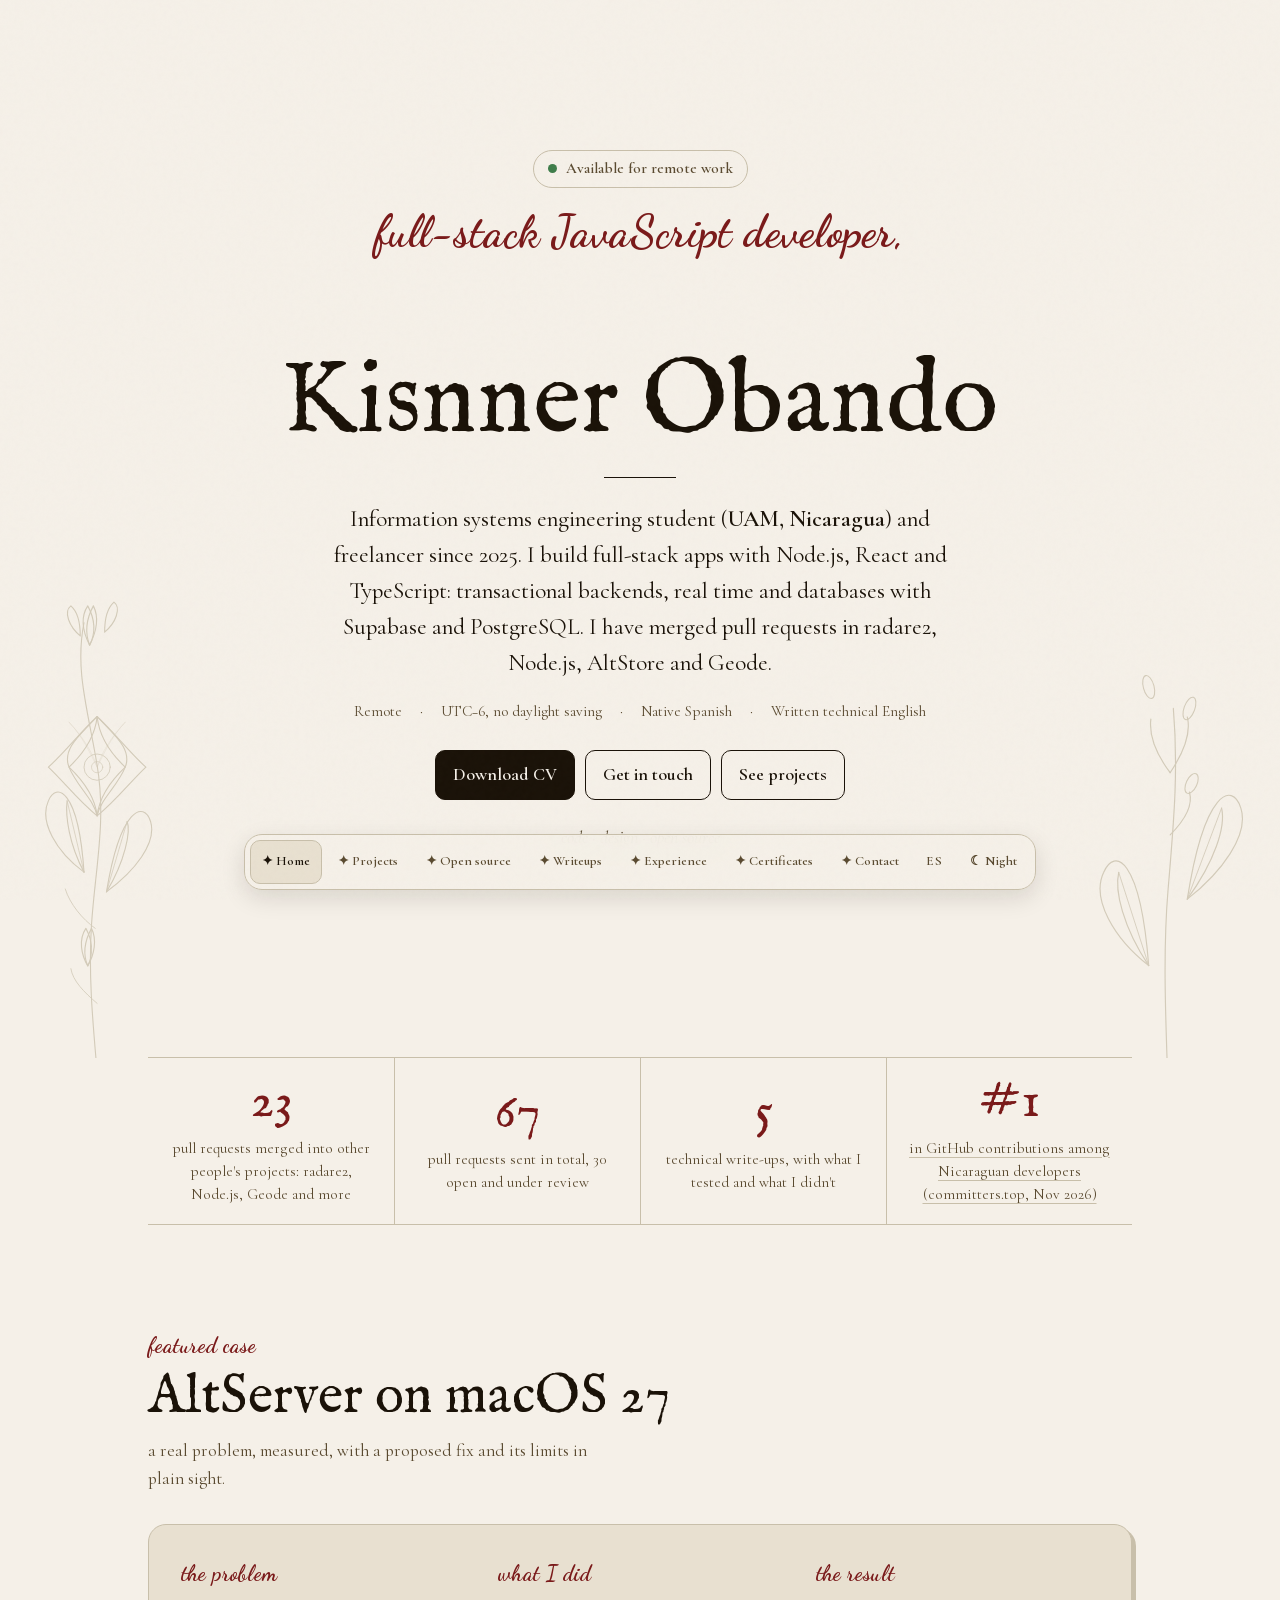
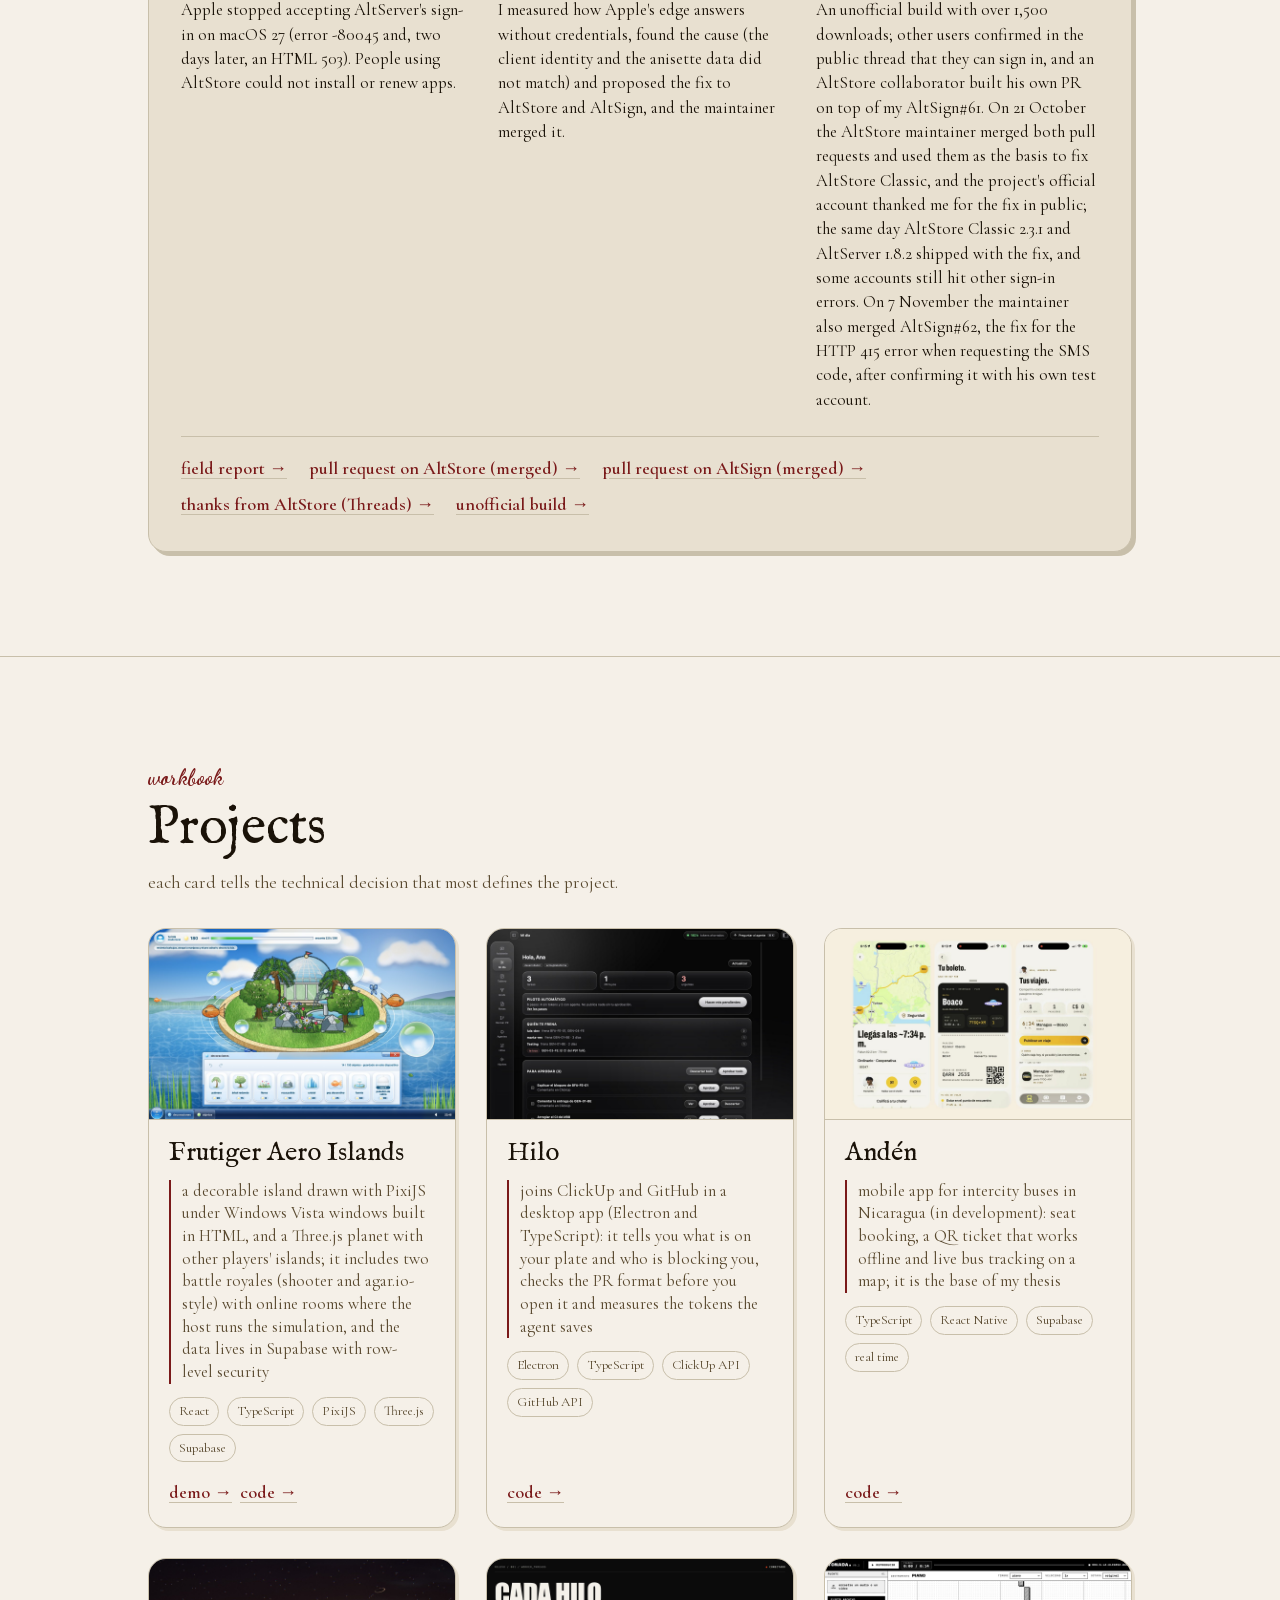
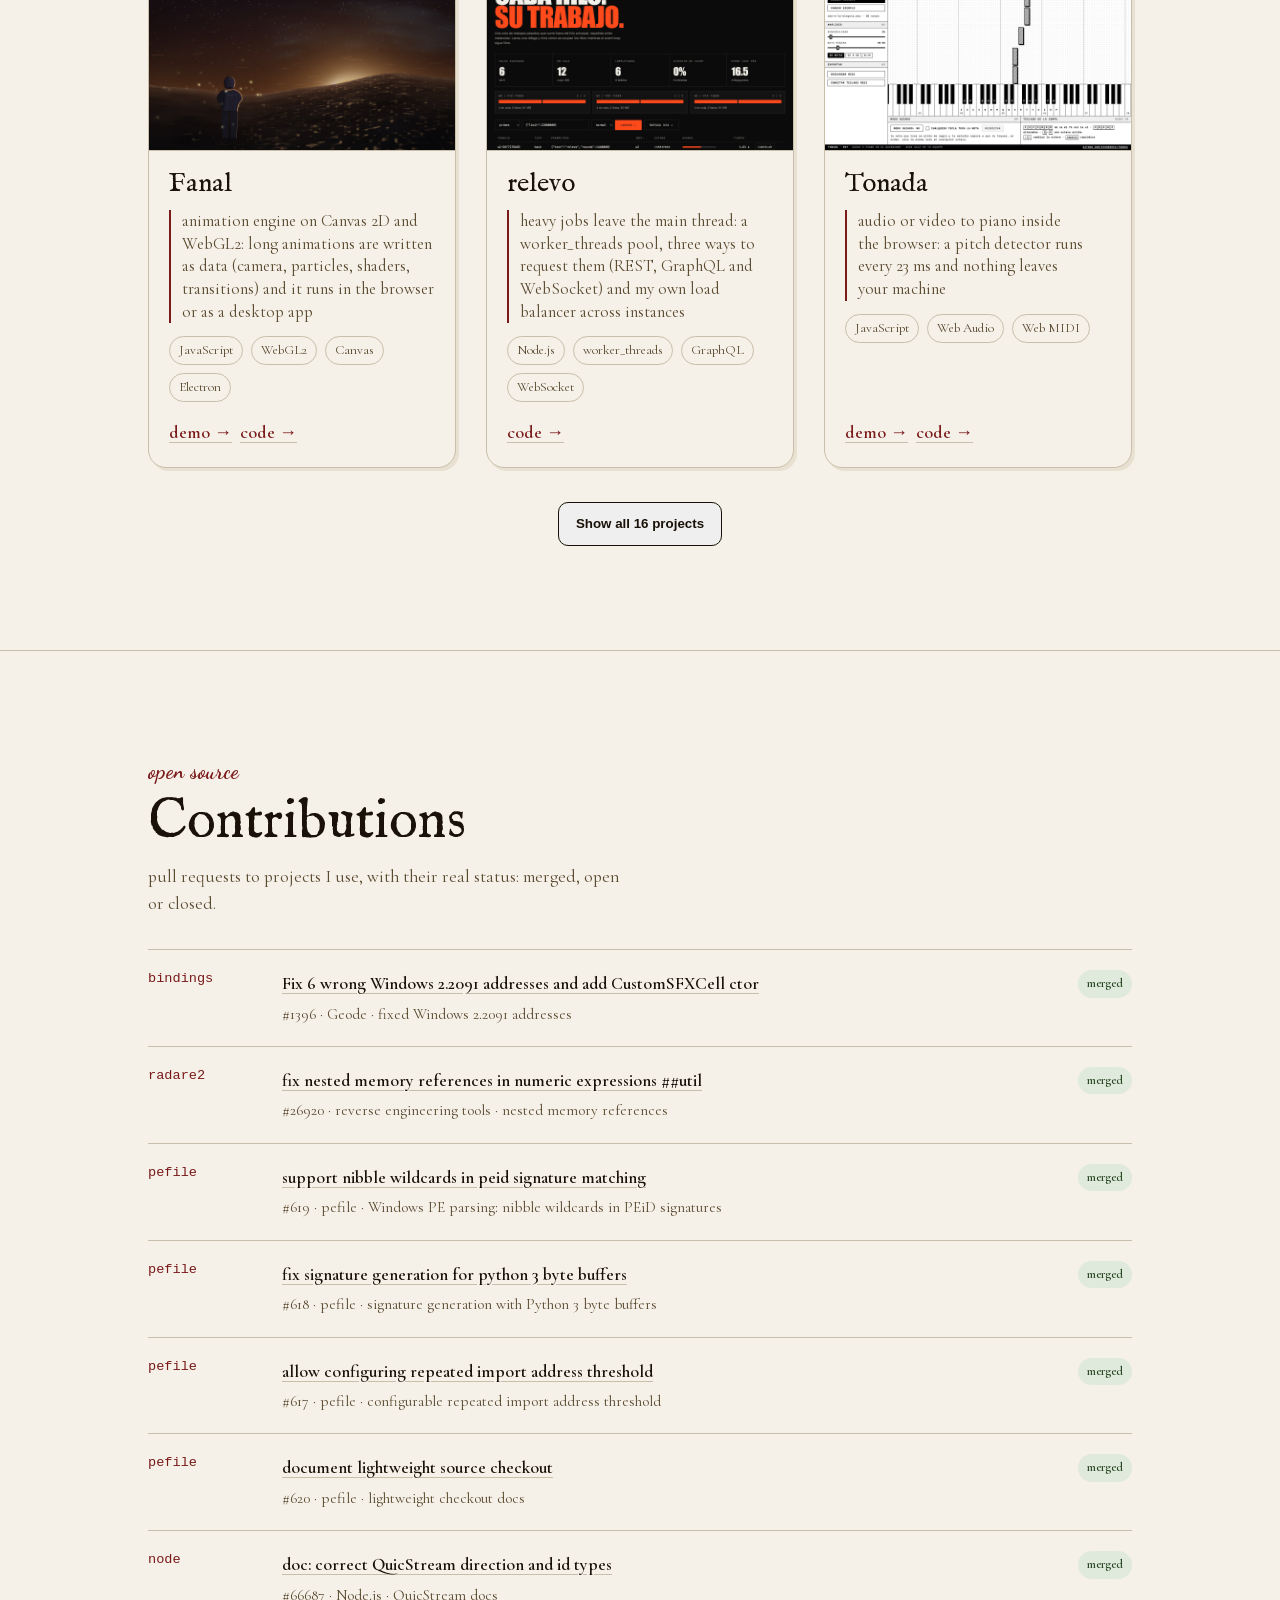
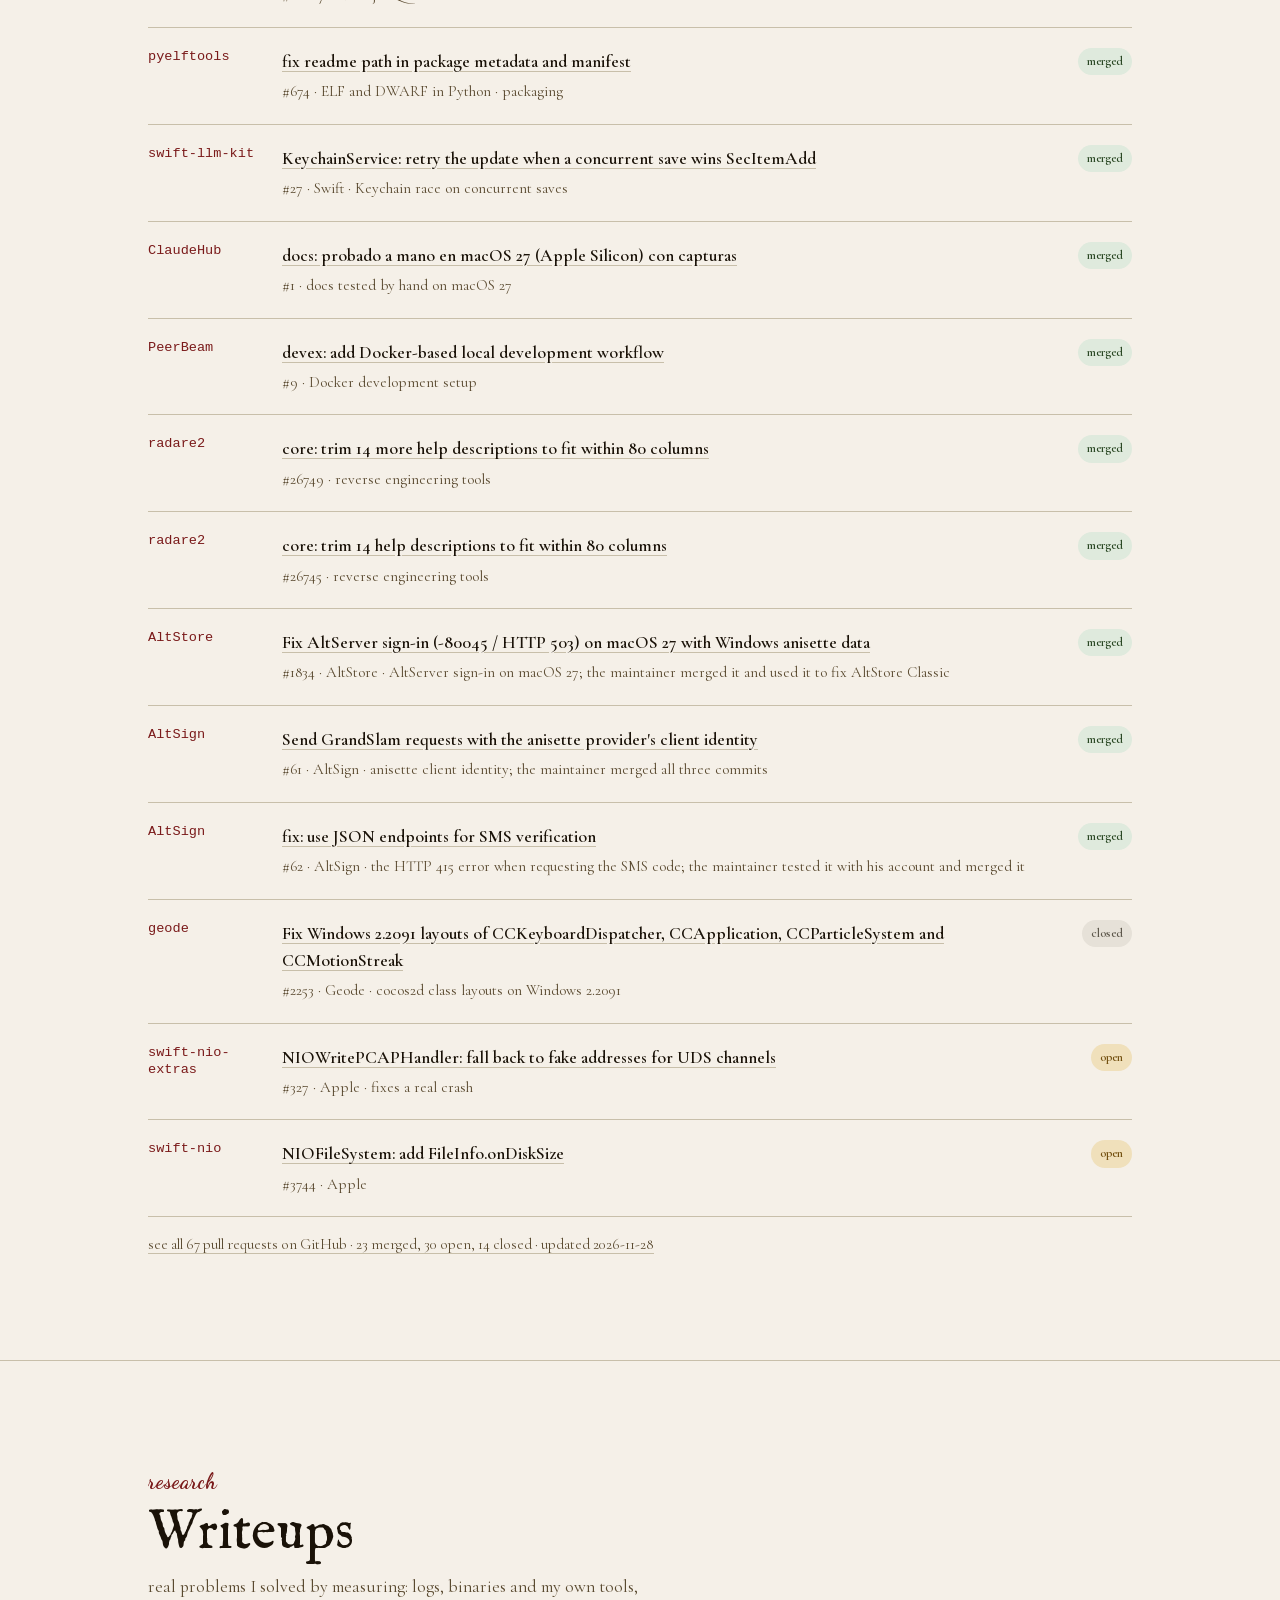
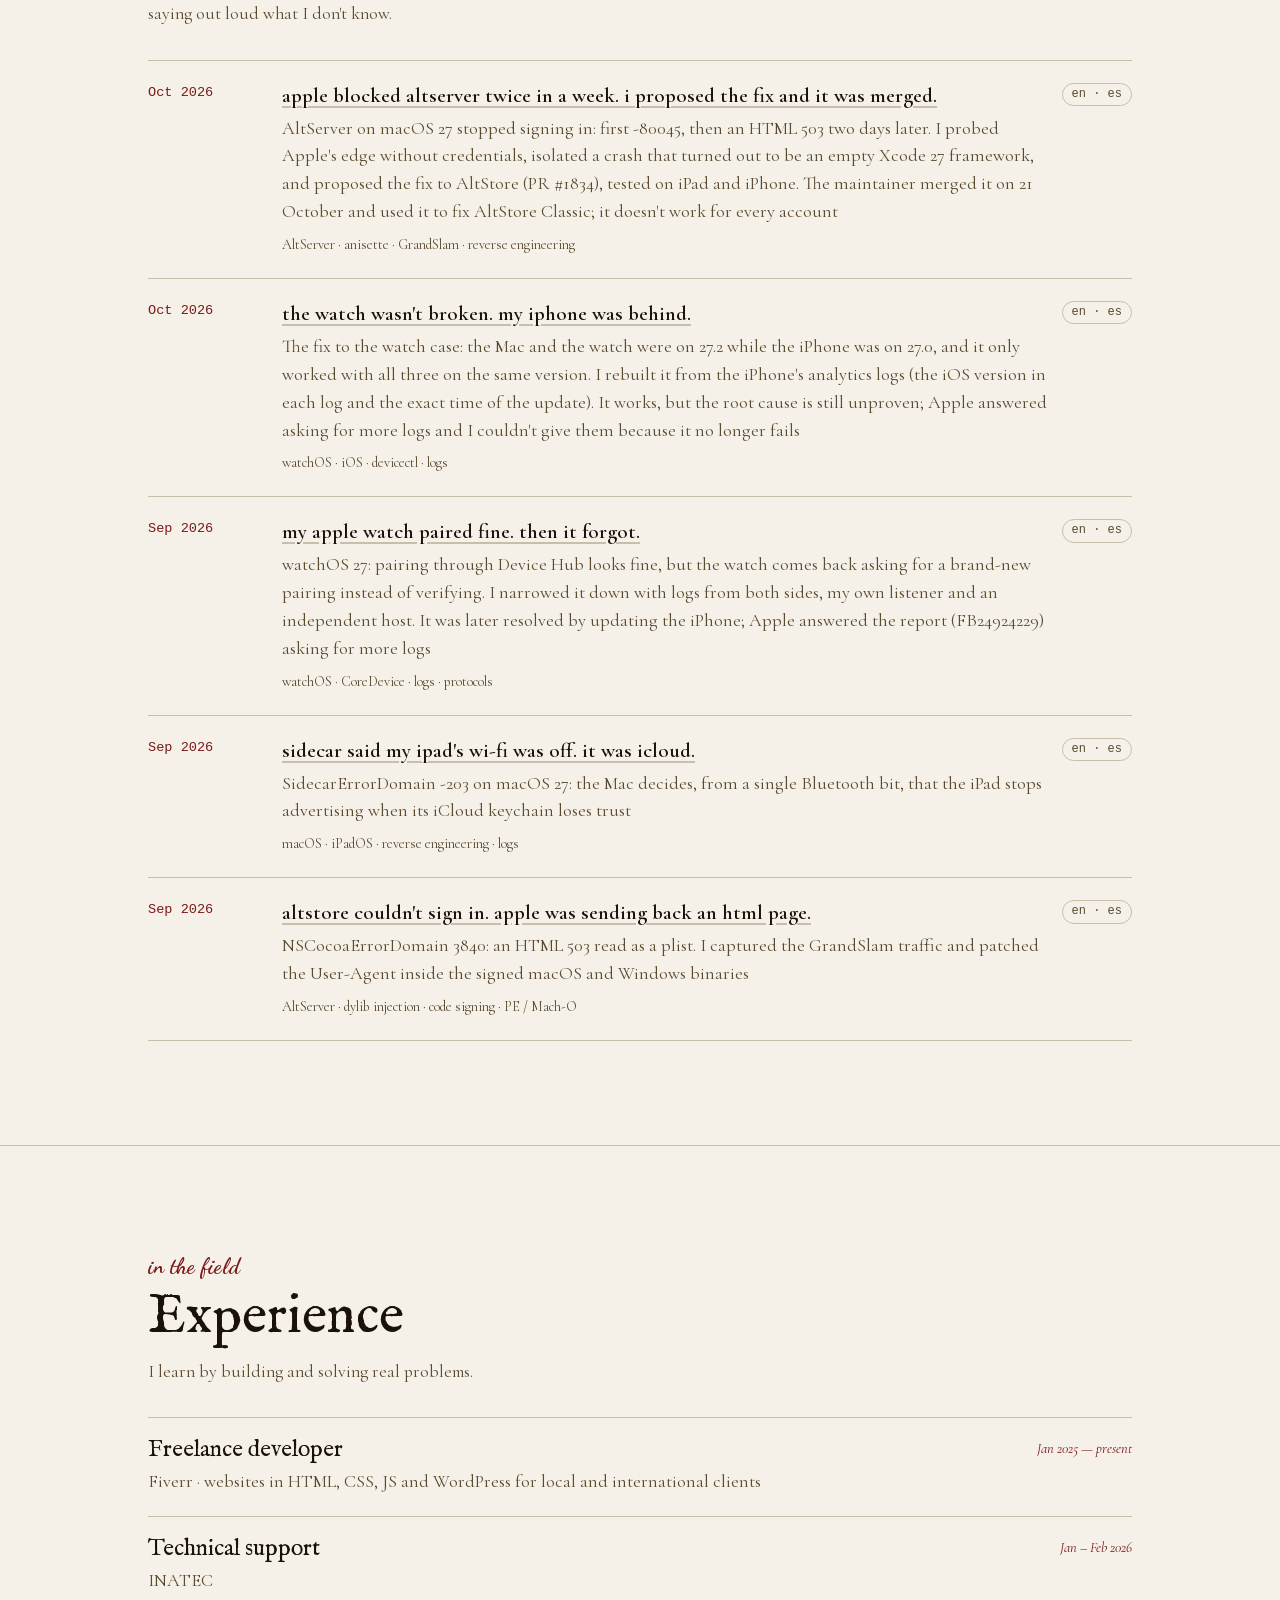
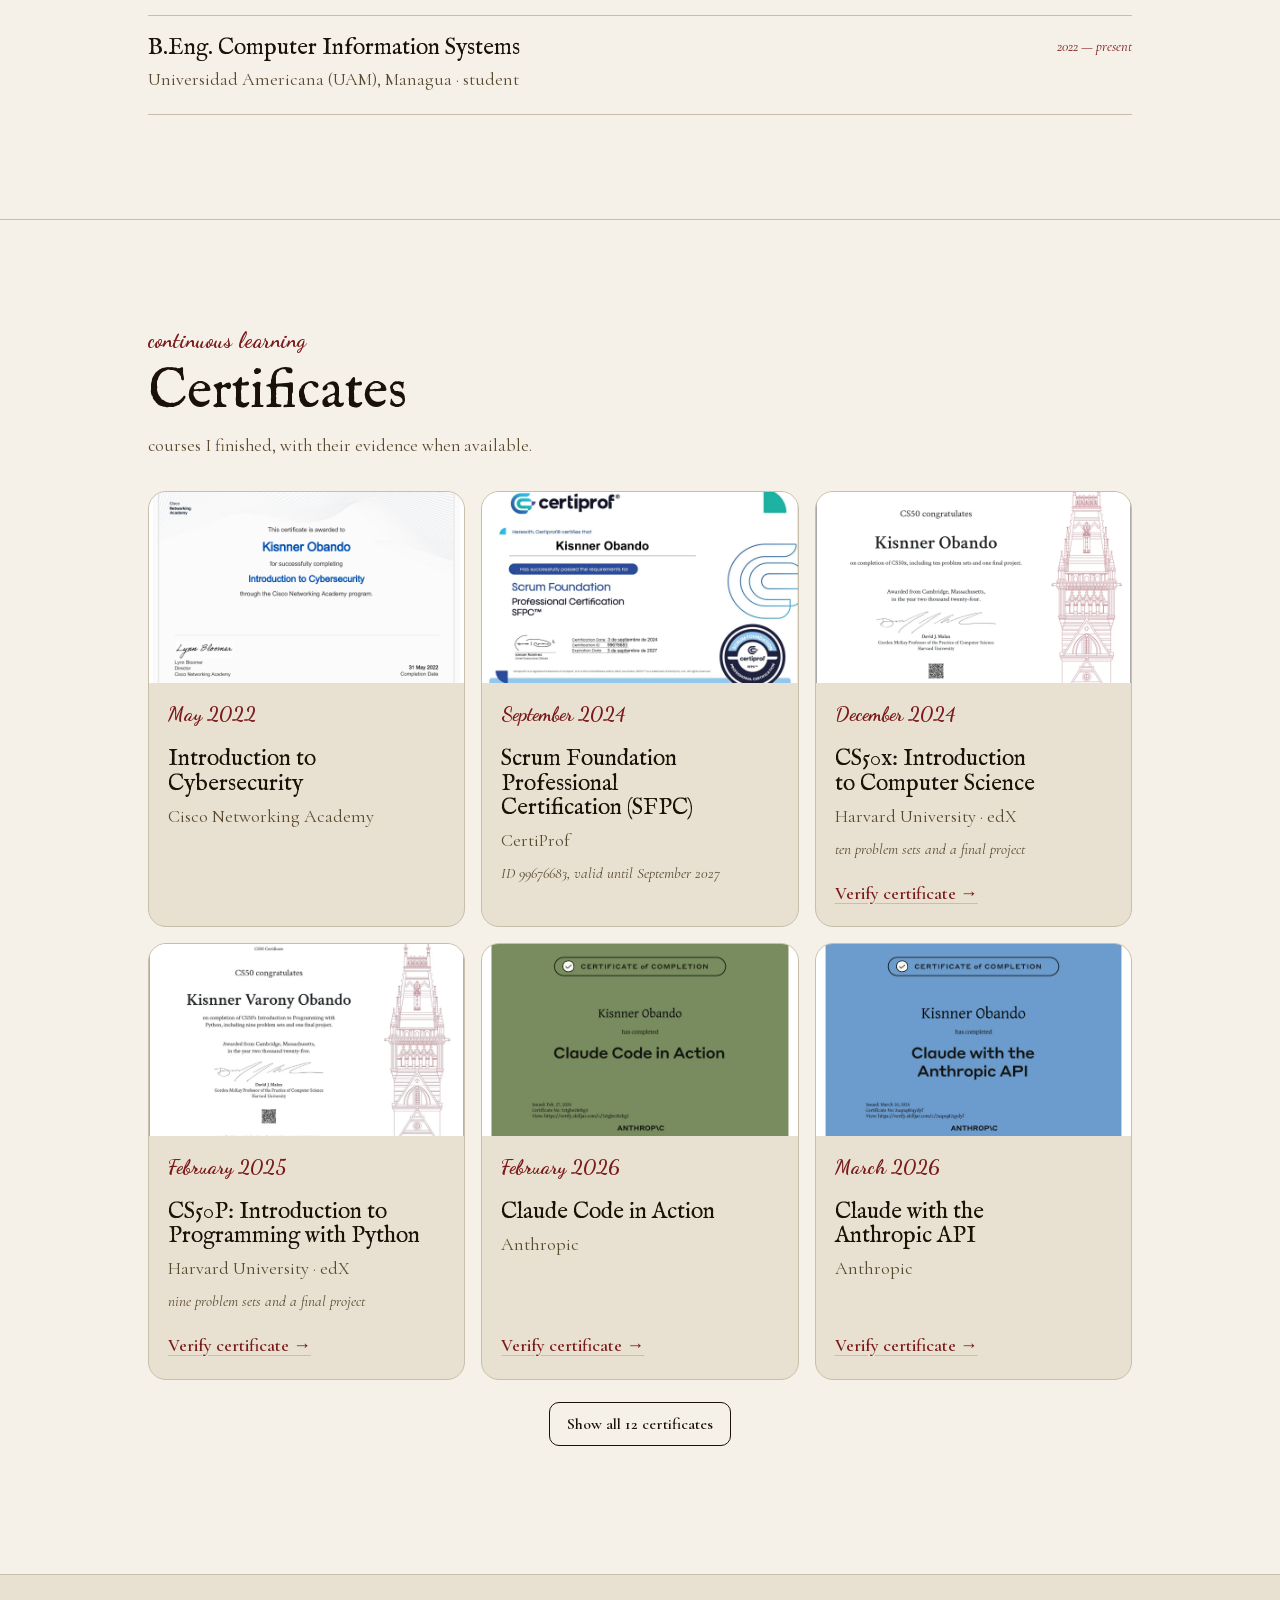
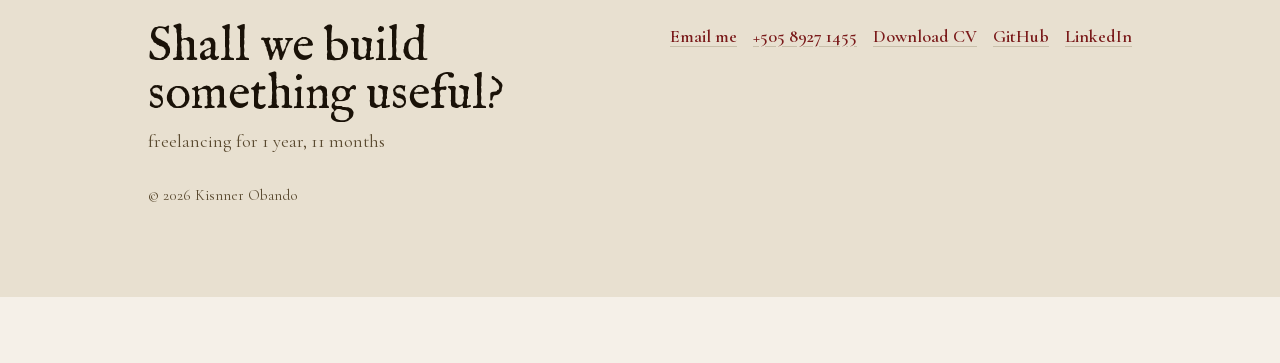
<file: index.html>
<!DOCTYPE html>
<html lang="en">
<head>
<meta charset="UTF-8">
<meta name="viewport" content="width=device-width, initial-scale=1, viewport-fit=cover">
<title>Kisnner Obando — Full-stack JavaScript developer</title>
<meta name="description" content="Kisnner Obando, full-stack JavaScript developer from Managua, Nicaragua. Node.js and React/TypeScript apps with transactional backends, plus native Apple apps and reverse engineering, with merged pull requests in radare2, Node.js, AltStore and Geode. Available for remote work. / Desarrollador de software de Managua, Nicaragua, disponible para trabajo remoto.">
<meta name="author" content="Kisnner Obando">
<meta name="robots" content="index, follow, max-image-preview:large">
<meta name="theme-color" content="#f5f0e8" media="(prefers-color-scheme: light)">
<meta name="theme-color" content="#1a1208" media="(prefers-color-scheme: dark)">
<link rel="canonical" href="https://kisnner26.github.io/">
<link rel="icon" href="data:image/svg+xml,%3Csvg xmlns='http://www.w3.org/2000/svg' viewBox='0 0 64 64'%3E%3Crect width='64' height='64' rx='14' fill='%23f5f0e8'/%3E%3Cpath d='M32 55V18M32 27C18 18 12 9 17 5c7 1 13 10 15 22M32 35c14-9 20-18 15-22-7 1-13 10-15 22' fill='none' stroke='%231a1208' stroke-linecap='round' stroke-width='3'/%3E%3C/svg%3E">

<meta property="og:type" content="website">
<meta property="og:site_name" content="Kisnner Obando">
<meta property="og:locale" content="en_US">
<meta property="og:locale:alternate" content="es_NI">
<meta property="og:url" content="https://kisnner26.github.io/">
<meta property="og:title" content="Kisnner Obando — Full-stack JavaScript developer">
<meta property="og:description" content="Transactional backends, native Apple apps and reverse engineering. 9 merged pull requests in radare2, Node.js, AltStore and Geode. Available for remote work.">
<meta property="og:image" content="https://kisnner26.github.io/assets/img/social-card.jpg">
<meta property="og:image:width" content="1200">
<meta property="og:image:height" content="630">
<meta property="og:image:alt" content="Kisnner Obando, full-stack JavaScript developer: Node.js, React, TypeScript and transactional backends">
<meta name="twitter:card" content="summary_large_image">
<meta name="twitter:title" content="Kisnner Obando — Full-stack JavaScript developer">
<meta name="twitter:description" content="Transactional backends, native Apple apps and reverse engineering. 9 merged pull requests in radare2, Node.js, AltStore and Geode.">
<meta name="twitter:image" content="https://kisnner26.github.io/assets/img/social-card.jpg">

<script type="application/ld+json">
{
  "@context": "https://schema.org",
  "@graph": [
    {
      "@type": "Person",
      "@id": "https://kisnner26.github.io/#person",
      "name": "Kisnner Obando",
      "alternateName": ["kisnner26"],
      "url": "https://kisnner26.github.io/",
      "image": "https://kisnner26.github.io/assets/img/social-card.jpg",
      "jobTitle": "Full-stack JavaScript developer",
      "description": "Information systems engineering student and software developer from Managua, Nicaragua. Transactional backends, native Apple apps, reverse engineering and open source contributions.",
      "nationality": { "@type": "Country", "name": "Nicaragua" },
      "homeLocation": { "@type": "Place", "name": "Managua, Nicaragua" },
      "alumniOf": { "@type": "CollegeOrUniversity", "name": "Universidad Americana (UAM)" },
      "knowsAbout": ["Swift", "SwiftUI", "PHP", "Laravel", "JavaScript", "TypeScript", "Node.js", "Python", "Reverse engineering", "Information security", "watchOS", "macOS"],
      "sameAs": [
        "https://github.com/kisnner26",
        "https://www.linkedin.com/in/kisnner-obando-16014029b/"
      ]
    },
    {
      "@type": "WebSite",
      "@id": "https://kisnner26.github.io/#website",
      "url": "https://kisnner26.github.io/",
      "name": "Kisnner Obando",
      "inLanguage": ["en", "es"],
      "publisher": { "@id": "https://kisnner26.github.io/#person" }
    }
  ]
}
</script>

<link rel="preload" href="assets/fonts/cormorant-garamond-normal-300.woff2" as="font" type="font/woff2" crossorigin>
<link rel="preload" href="assets/fonts/im-fell-english-normal-400.woff2" as="font" type="font/woff2" crossorigin>
<link rel="preload" href="assets/fonts/dancing-script-normal-700.woff2" as="font" type="font/woff2" crossorigin>
<link rel="stylesheet" href="css/fonts.css">
<link rel="stylesheet" href="css/tokens.css">
<link rel="stylesheet" href="css/base.css">
<link rel="stylesheet" href="css/layout.css">
<link rel="stylesheet" href="css/components/loader.css">
<link rel="stylesheet" href="css/components/nav.css">
<link rel="stylesheet" href="css/components/buttons.css">
<link rel="stylesheet" href="css/components/hero.css">
<link rel="stylesheet" href="css/components/section.css">
<link rel="stylesheet" href="css/components/featured.css">
<link rel="stylesheet" href="css/components/project-card.css">
<link rel="stylesheet" href="css/components/writeups.css">
<link rel="stylesheet" href="css/components/oss.css">
<link rel="stylesheet" href="css/components/certificates.css">
<link rel="stylesheet" href="css/components/lightbox.css">
<link rel="stylesheet" href="css/components/timeline.css">
<link rel="stylesheet" href="css/components/footer.css">
<link rel="modulepreload" href="js/main.js">
<link rel="modulepreload" href="js/data/profile.js">
<link rel="modulepreload" href="js/data/projects.js">
<link rel="modulepreload" href="js/data/oss.js">
<link rel="modulepreload" href="js/data/writeups.js">
<link rel="modulepreload" href="js/data/certificates.js">
<link rel="modulepreload" href="js/data/experience.js">
<link rel="modulepreload" href="js/data/featured.js">
<link rel="modulepreload" href="js/components/loader.js">
<link rel="modulepreload" href="js/lib/dom.js">
<link rel="modulepreload" href="js/components/botanicals.js">
<link rel="modulepreload" href="js/components/nav.js">
<link rel="modulepreload" href="js/lib/theme.js">
<link rel="modulepreload" href="js/lib/i18n.js">
<link rel="modulepreload" href="js/components/hero.js">
<link rel="modulepreload" href="js/components/stats.js">
<link rel="modulepreload" href="js/components/featured.js">
<link rel="modulepreload" href="js/components/section.js">
<link rel="modulepreload" href="js/components/projects.js">
<link rel="modulepreload" href="js/components/oss.js">
<link rel="modulepreload" href="js/components/writeups.js">
<link rel="modulepreload" href="js/components/certificates.js">
<link rel="modulepreload" href="js/components/experience.js">
<link rel="modulepreload" href="js/components/footer.js">
<link rel="modulepreload" href="js/lib/uptime.js">
<link rel="modulepreload" href="js/lib/reveal.js">
<link rel="modulepreload" href="js/lib/liveStats.js">

<script>
  // aplica el tema guardado antes de pintar, para evitar el parpadeo
  try { var t = localStorage.getItem('theme'); if (t) document.documentElement.dataset.theme = t; } catch (e) {}
</script>
</head>
<body>

<div id="loading" aria-hidden="true"></div>
<div id="app"></div>

<noscript>
  <main class="wrap" style="padding:60px 20px;max-width:720px;margin:0 auto;font-family:Georgia,serif;line-height:1.5">
    <h1>Kisnner Obando</h1>
    <p><strong>Full-stack JavaScript developer</strong> from Managua, Nicaragua. Node.js, React and TypeScript, transactional backends, native Apple apps and reverse engineering. Information systems engineering student (UAM) and freelancer since 2025. Available for remote work.</p>
    <p><em>Desarrollador full-stack JavaScript de Managua, Nicaragua. Node.js, React y TypeScript, backend transaccional, apps nativas para Apple e ingeniería inversa. Disponible para trabajo remoto.</em></p>
    <ul>
      <li>9 merged pull requests in radare2, Node.js, Geode, pyelftools and others: <a href="https://github.com/kisnner26">github.com/kisnner26</a></li>
      <li>Proposed fix for AltServer sign-in on macOS 27 (merged into AltStore and AltSign by the maintainer): <a href="https://kisnner26.github.io/altserver-80045/">field report</a></li>
      <li>Technical write-ups: <a href="writeups/altstore-80045/">AltServer</a>, <a href="writeups/sidecar/">Sidecar</a>, <a href="writeups/watch-pairing-fix/">Apple Watch pairing</a></li>
      <li>Projects: Frutiger Aero Islands, lumora, Nexo, relevo, Tonada, geode-transfer and more on GitHub</li>
    </ul>
    <p><a href="assets/cv/Kisnner_Obando_CV.pdf">Download CV (PDF)</a> · <a href="mailto:kisnnerobando7@gmail.com">kisnnerobando7@gmail.com</a> · <a href="https://www.linkedin.com/in/kisnner-obando-16014029b/">LinkedIn</a></p>
  </main>
</noscript>

<script type="module" src="js/main.js"></script>
</body>
</html>
</file>
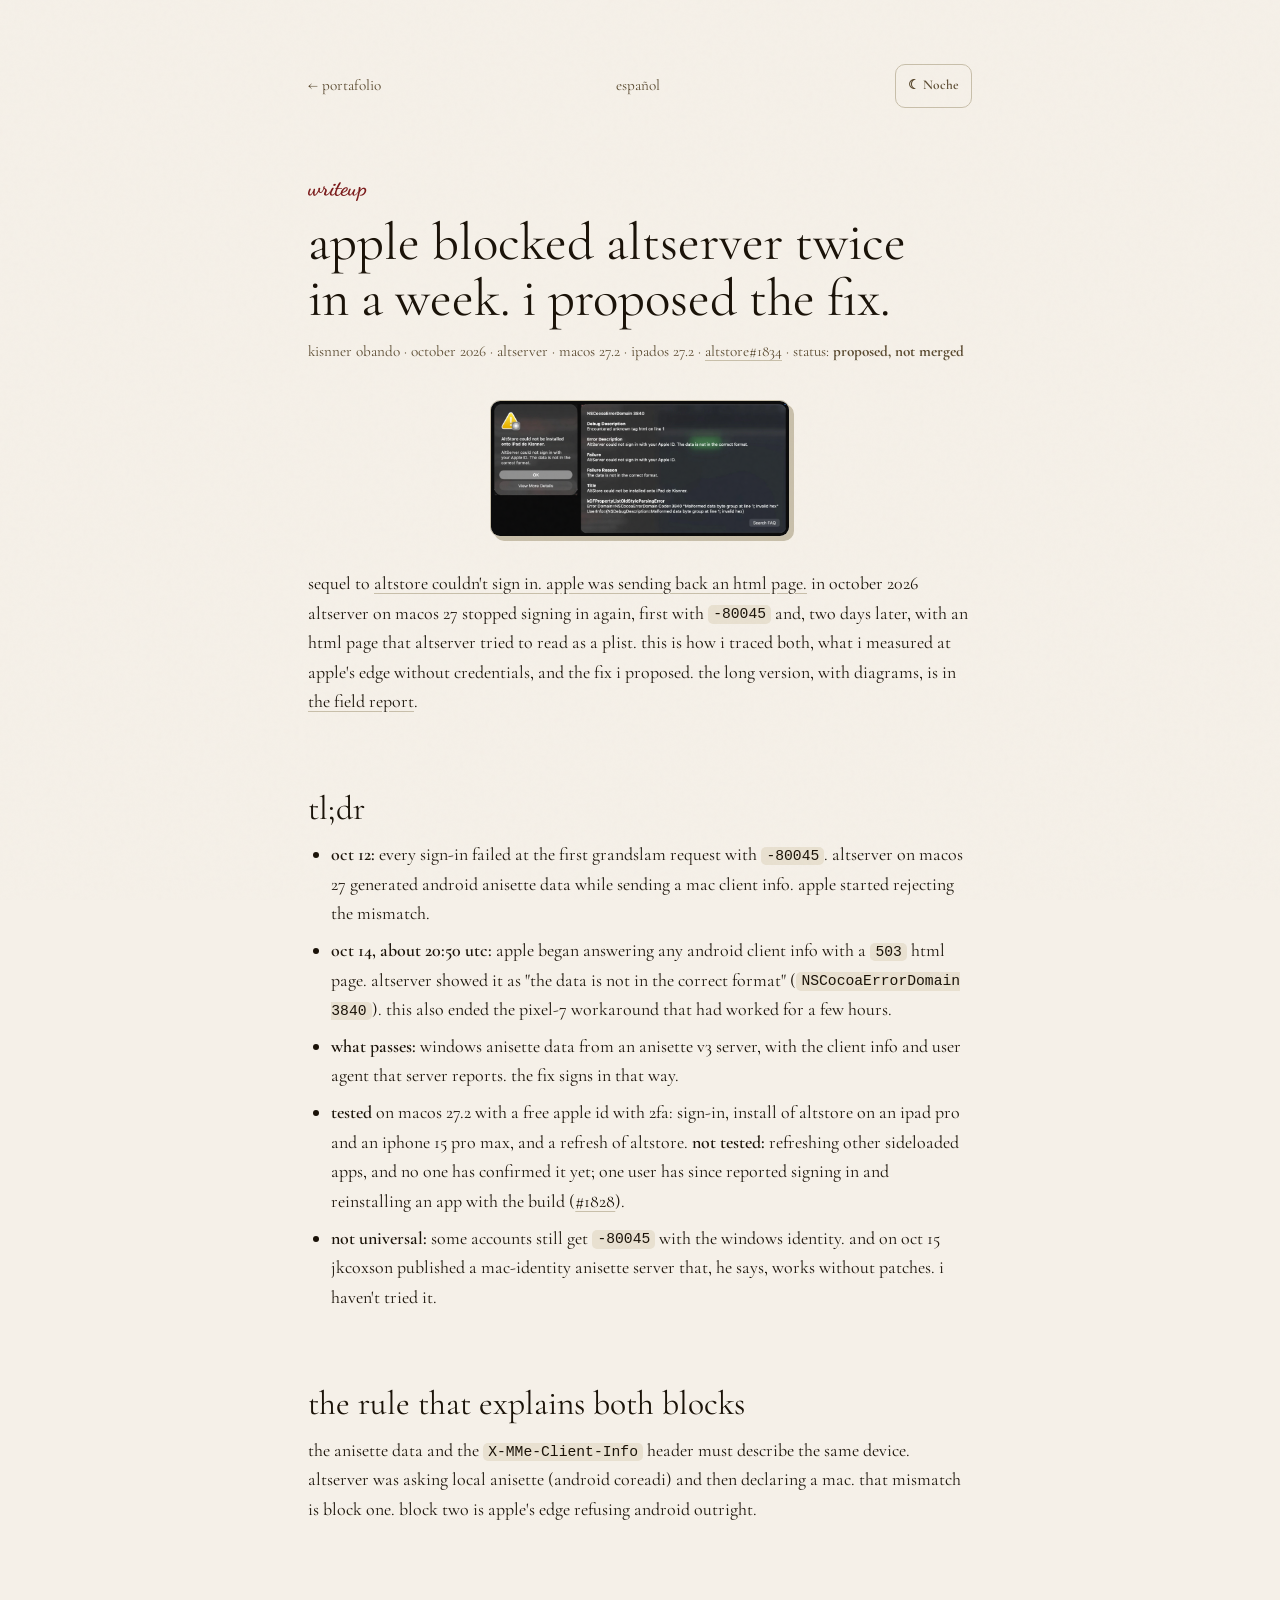
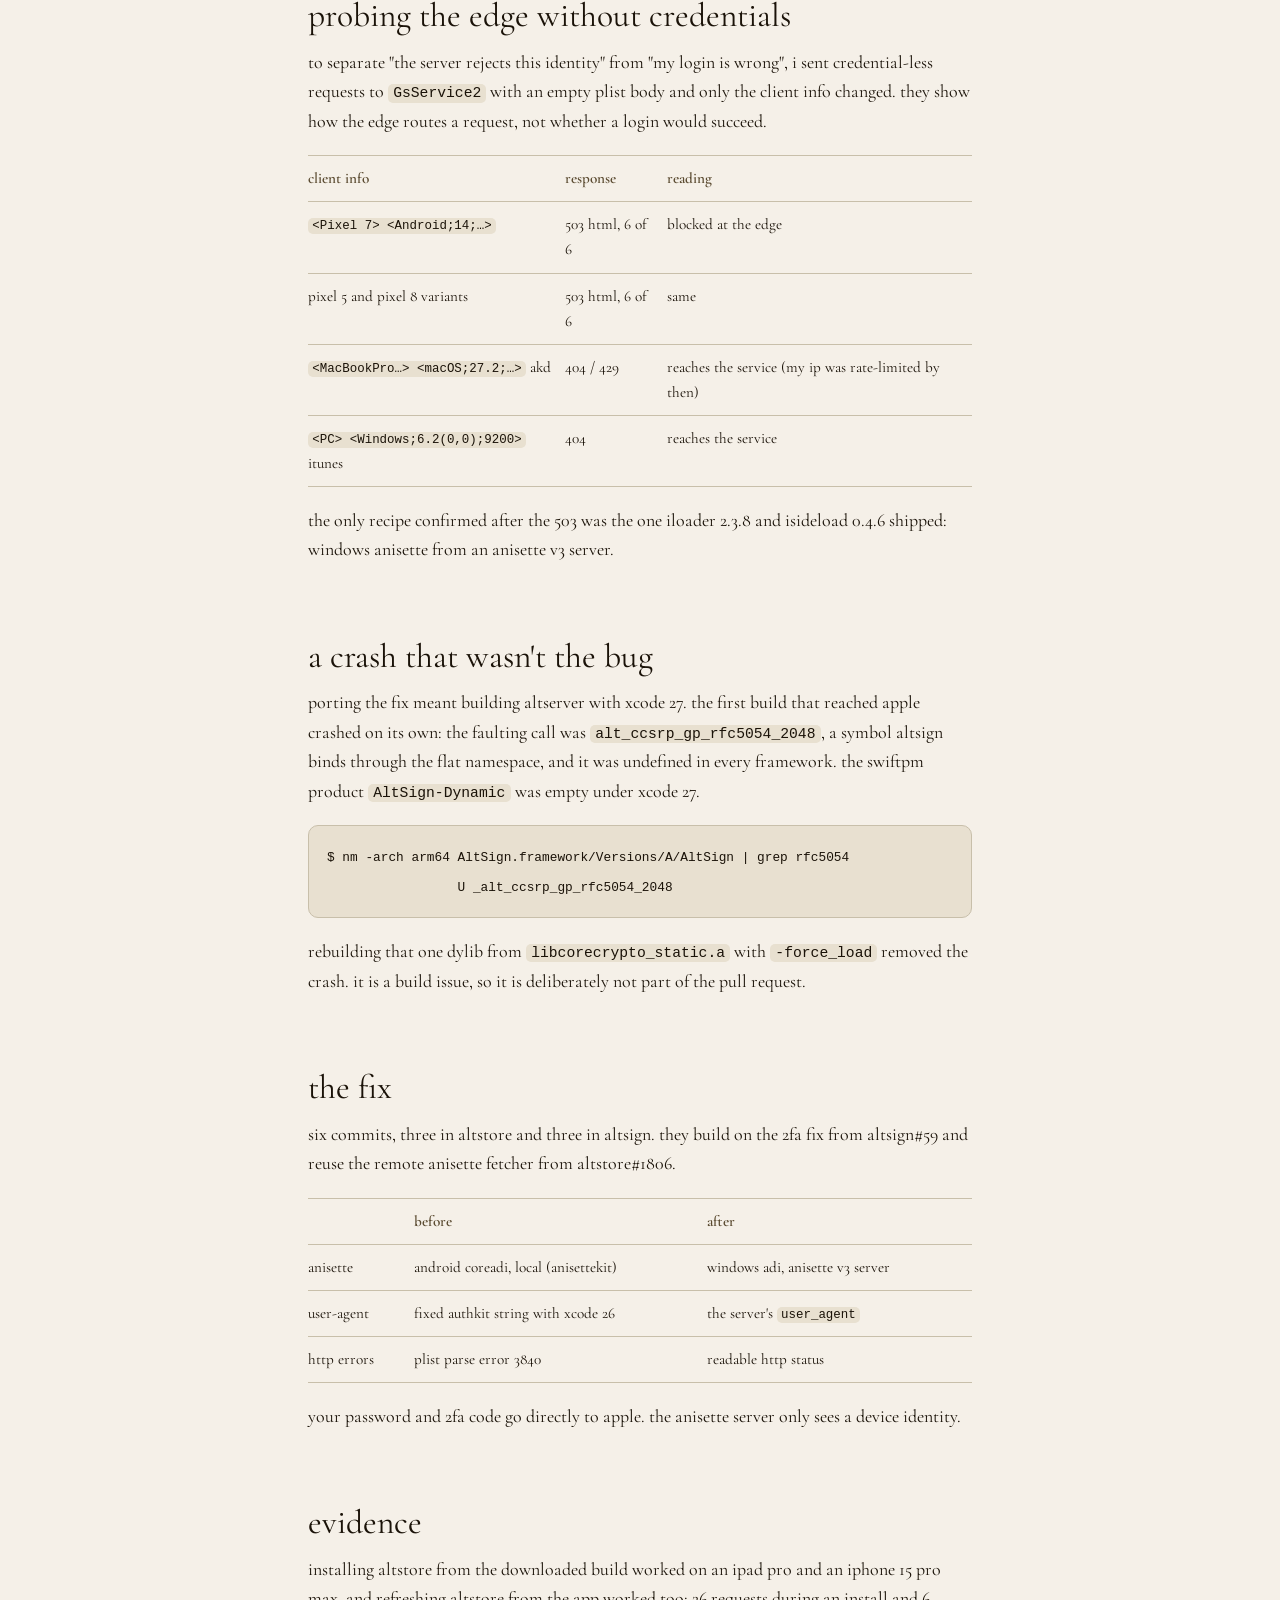
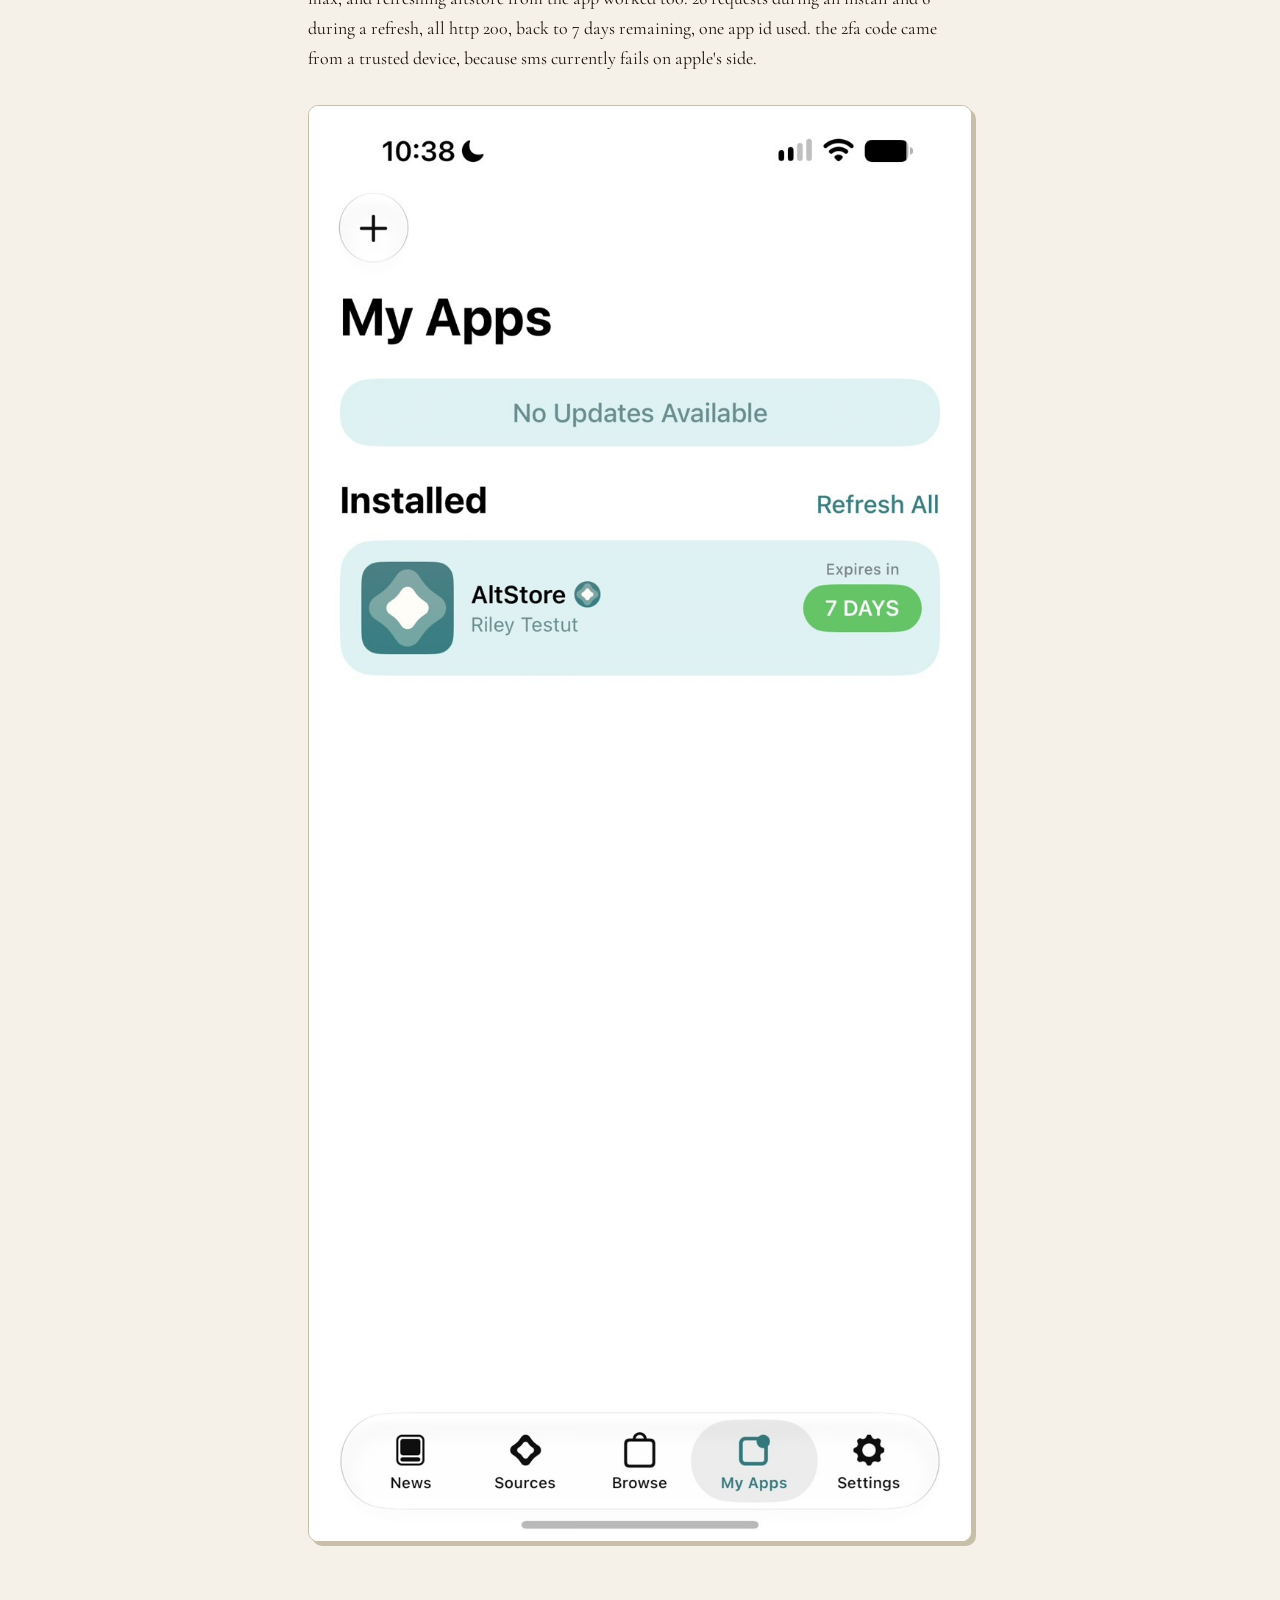
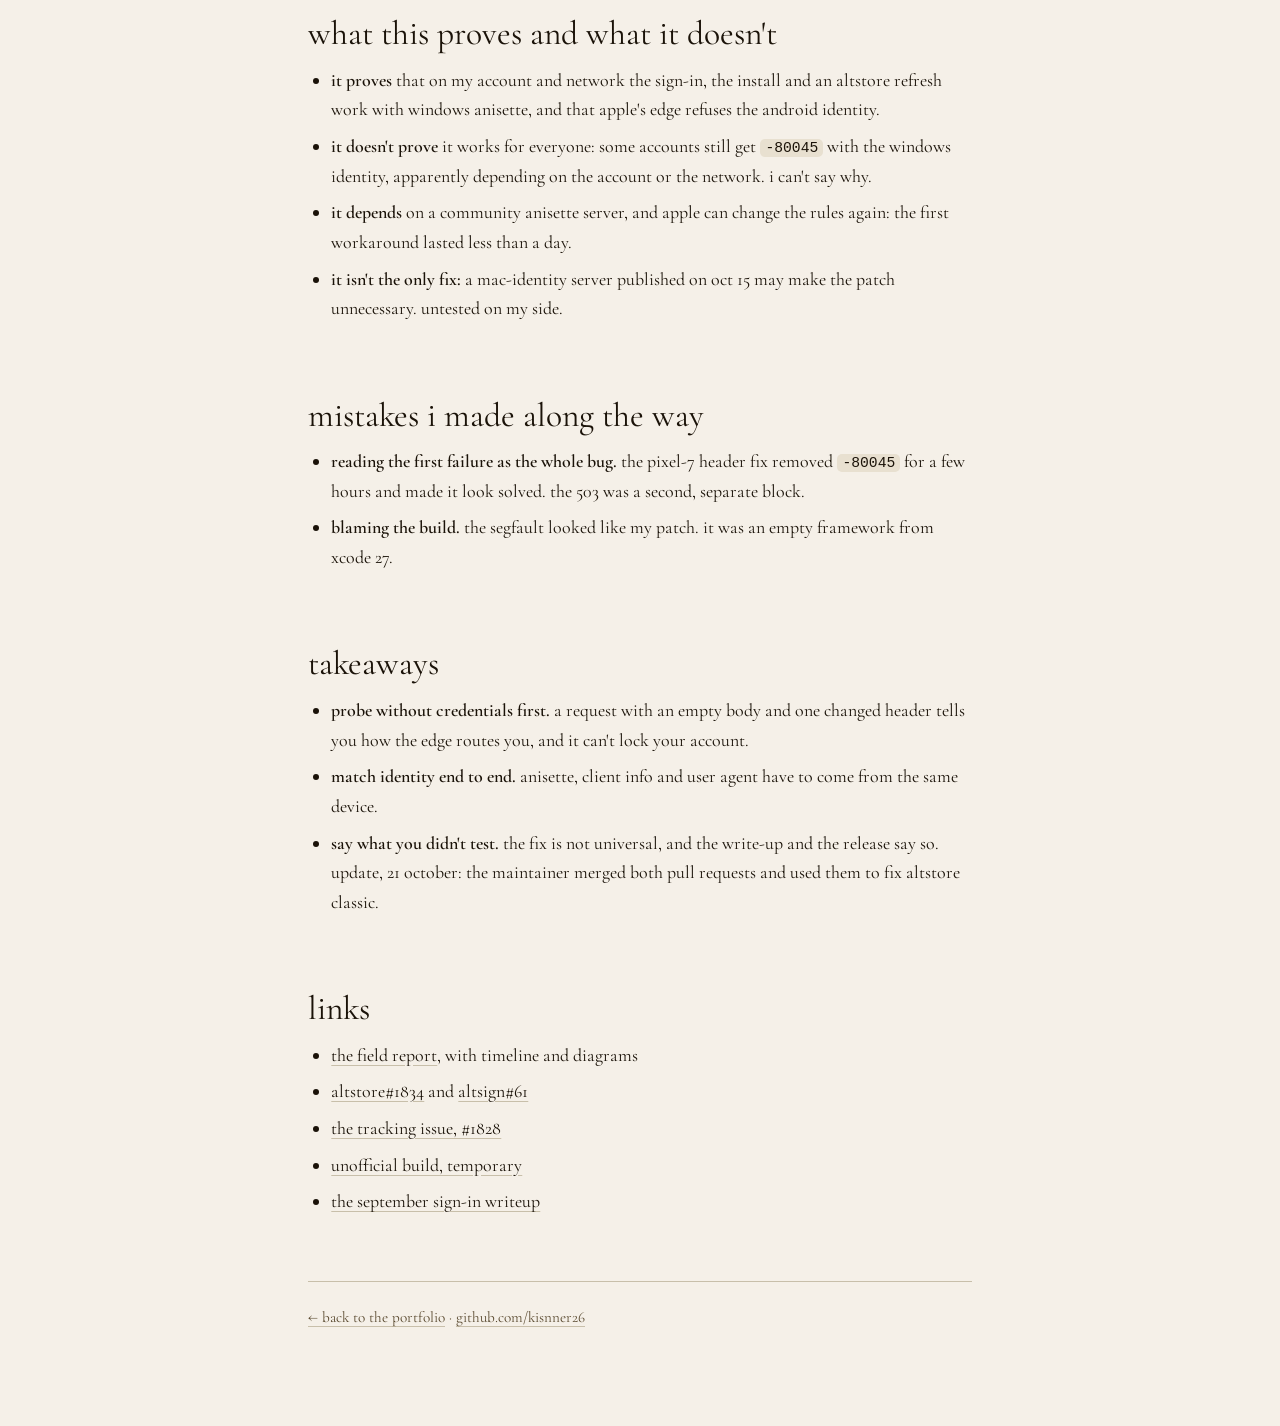
<file: writeups/altstore-80045/index.html>
<!DOCTYPE html>
<html lang="en">
<head>
<meta charset="UTF-8">
<meta name="viewport" content="width=device-width, initial-scale=1, viewport-fit=cover">
<title>Apple blocked AltServer twice in a week. I proposed the fix. — Kisnner Obando</title>
<meta name="description" content="why altserver stopped signing in to apple on macos 27 (-80045, then an html 503), what i measured at the edge, and the fix i proposed to altstore, with what it does and doesn't cover.">
<meta name="theme-color" content="#f5f0e8">
<link rel="canonical" href="https://kisnner26.github.io/writeups/altstore-80045/">
<link rel="alternate" hreflang="en" href="https://kisnner26.github.io/writeups/altstore-80045/">
<link rel="alternate" hreflang="es" href="https://kisnner26.github.io/writeups/altstore-80045/es/">
<link rel="alternate" hreflang="x-default" href="https://kisnner26.github.io/writeups/altstore-80045/">
<link rel="icon" href="data:image/svg+xml,%3Csvg xmlns='http://www.w3.org/2000/svg' viewBox='0 0 64 64'%3E%3Crect width='64' height='64' rx='14' fill='%23f5f0e8'/%3E%3Cpath d='M32 55V18M32 27C18 18 12 9 17 5c7 1 13 10 15 22M32 35c14-9 20-18 15-22-7 1-13 10-15 22' fill='none' stroke='%231a1208' stroke-linecap='round' stroke-width='3'/%3E%3C/svg%3E">

<meta property="og:type" content="article">
<meta property="og:url" content="https://kisnner26.github.io/writeups/altstore-80045/">
<meta property="og:title" content="Apple blocked AltServer twice in a week. I proposed the fix.">
<meta property="og:description" content="why altserver stopped signing in to apple on macos 27 (-80045, then an html 503), what i measured at the edge, and the fix i proposed to altstore, with what it does and doesn't cover.">
<meta name="twitter:card" content="summary">
<meta name="twitter:title" content="Apple blocked AltServer twice in a week. I proposed the fix.">
<meta name="twitter:description" content="why altserver stopped signing in to apple on macos 27 (-80045, then an html 503), what i measured at the edge, and the fix i proposed to altstore, with what it does and doesn't cover.">

<link rel="preconnect" href="https://fonts.googleapis.com">
<link rel="preconnect" href="https://fonts.gstatic.com" crossorigin>
<link href="https://fonts.googleapis.com/css2?family=Cormorant+Garamond:ital,wght@0,300;0,400;0,600;1,300;1,400&family=IM+Fell+English:ital@0;1&family=Dancing+Script:wght@700&display=swap" rel="stylesheet">
<link rel="stylesheet" href="../../css/tokens.css">
<link rel="stylesheet" href="../../css/base.css">
<link rel="stylesheet" href="../../css/components/writeup.css">

<script>
  // aplica el tema guardado antes de pintar, para evitar el parpadeo
  try { var t = localStorage.getItem('theme'); if (t) document.documentElement.dataset.theme = t; } catch (e) {}
</script>
</head>
<body style="padding-bottom:0">
<article class="wu">
  <nav class="wu-top" aria-label="Navegación">
    <a class="wu-back" href="../../#writeups">← portafolio</a>
    <a class="wu-back" href="es/" hreflang="es" lang="es">español</a>
    <button class="wu-theme" type="button" id="theme" aria-label="Cambiar entre papel y noche">☾ Noche</button>
  </nav>

  <header class="wu-head">
    <span class="wu-eyebrow">writeup</span>
    <h1 class="wu-title">apple blocked altserver twice in a week. i proposed the fix.</h1>
    <p class="wu-meta">kisnner obando · october 2026 · altserver · macos 27.2 · ipados 27.2 · <a href="https://github.com/altstoreio/AltStore/pull/1834" target="_blank" rel="noopener noreferrer">altstore#1834</a> · status: <strong>proposed, not merged</strong></p>
  </header>

  <figure class="wu-fig wu-lead-fig"><a href="../../assets/img/writeups/altstore-80045/error-503-html.jpg"><img src="../../assets/img/writeups/altstore-80045/error-503-html.jpg" alt="altserver on macos 27 showing the error: the data is not in the correct format"></a></figure>

  <div class="wu-body">
<p>sequel to <a href="../altstore/">altstore couldn't sign in. apple was sending back an html page.</a> in october 2026 altserver on macos 27 stopped signing in again, first with <code>-80045</code> and, two days later, with an html page that altserver tried to read as a plist. this is how i traced both, what i measured at apple's edge without credentials, and the fix i proposed. the long version, with diagrams, is in <a href="https://kisnner26.github.io/altserver-80045/" target="_blank" rel="noopener noreferrer">the field report</a>.</p>
<h2>tl;dr</h2>
<ul>
<li><strong>oct 12:</strong> every sign-in failed at the first grandslam request with <code>-80045</code>. altserver on macos 27 generated android anisette data while sending a mac client info. apple started rejecting the mismatch.</li>
<li><strong>oct 14, about 20:50 utc:</strong> apple began answering any android client info with a <code>503</code> html page. altserver showed it as "the data is not in the correct format" (<code>NSCocoaErrorDomain 3840</code>). this also ended the pixel-7 workaround that had worked for a few hours.</li>
<li><strong>what passes:</strong> windows anisette data from an anisette v3 server, with the client info and user agent that server reports. the fix signs in that way.</li>
<li><strong>tested</strong> on macos 27.2 with a free apple id with 2fa: sign-in, install of altstore on an ipad pro and an iphone 15 pro max, and a refresh of altstore. <strong>not tested:</strong> refreshing other sideloaded apps, and no one has confirmed it yet; one user has since reported signing in and reinstalling an app with the build (<a href="https://github.com/altstoreio/AltStore/issues/1828#issuecomment-6219925549" target="_blank" rel="noopener noreferrer">#1828</a>).</li>
<li><strong>not universal:</strong> some accounts still get <code>-80045</code> with the windows identity. and on oct 15 jkcoxson published a mac-identity anisette server that, he says, works without patches. i haven't tried it.</li>
</ul>
<h2>the rule that explains both blocks</h2>
<p>the anisette data and the <code>X-MMe-Client-Info</code> header must describe the same device. altserver was asking local anisette (android coreadi) and then declaring a mac. that mismatch is block one. block two is apple's edge refusing android outright.</p>
<h2>probing the edge without credentials</h2>
<p>to separate "the server rejects this identity" from "my login is wrong", i sent credential-less requests to <code>GsService2</code> with an empty plist body and only the client info changed. they show how the edge routes a request, not whether a login would succeed.</p>
<div class="table-wrap"><table>
<thead><tr><th>client info</th><th>response</th><th>reading</th></tr></thead>
<tbody>
<tr><td><code>&lt;Pixel 7&gt; &lt;Android;14;…&gt;</code></td><td>503 html, 6 of 6</td><td>blocked at the edge</td></tr>
<tr><td>pixel 5 and pixel 8 variants</td><td>503 html, 6 of 6</td><td>same</td></tr>
<tr><td><code>&lt;MacBookPro…&gt; &lt;macOS;27.2;…&gt;</code> akd</td><td>404 / 429</td><td>reaches the service (my ip was rate-limited by then)</td></tr>
<tr><td><code>&lt;PC&gt; &lt;Windows;6.2(0,0);9200&gt;</code> itunes</td><td>404</td><td>reaches the service</td></tr>
</tbody></table></div>
<p>the only recipe confirmed after the 503 was the one iloader 2.3.8 and isideload 0.4.6 shipped: windows anisette from an anisette v3 server.</p>
<h2>a crash that wasn't the bug</h2>
<p>porting the fix meant building altserver with xcode 27. the first build that reached apple crashed on its own: the faulting call was <code>alt_ccsrp_gp_rfc5054_2048</code>, a symbol altsign binds through the flat namespace, and it was undefined in every framework. the swiftpm product <code>AltSign-Dynamic</code> was empty under xcode 27.</p>
<pre><code>$ nm -arch arm64 AltSign.framework/Versions/A/AltSign | grep rfc5054
                 U _alt_ccsrp_gp_rfc5054_2048</code></pre>
<p>rebuilding that one dylib from <code>libcorecrypto_static.a</code> with <code>-force_load</code> removed the crash. it is a build issue, so it is deliberately not part of the pull request.</p>
<h2>the fix</h2>
<p>six commits, three in altstore and three in altsign. they build on the 2fa fix from altsign#59 and reuse the remote anisette fetcher from altstore#1806.</p>
<div class="table-wrap"><table>
<thead><tr><th></th><th>before</th><th>after</th></tr></thead>
<tbody>
<tr><td>anisette</td><td>android coreadi, local (anisettekit)</td><td>windows adi, anisette v3 server</td></tr>
<tr><td>user-agent</td><td>fixed authkit string with xcode 26</td><td>the server's <code>user_agent</code></td></tr>
<tr><td>http errors</td><td>plist parse error 3840</td><td>readable http status</td></tr>
</tbody></table></div>
<p>your password and 2fa code go directly to apple. the anisette server only sees a device identity.</p>
<h2>evidence</h2>
<p>installing altstore from the downloaded build worked on an ipad pro and an iphone 15 pro max, and refreshing altstore from the app worked too: 26 requests during an install and 6 during a refresh, all http 200, back to 7 days remaining, one app id used. the 2fa code came from a trusted device, because sms currently fails on apple's side.</p>
<figure class="wu-fig"><a href="../../assets/img/writeups/altstore-80045/altstore-iphone.jpg"><img src="../../assets/img/writeups/altstore-80045/altstore-iphone.jpg" alt="altstore on an iphone after the refresh, 7 days remaining" loading="lazy"></a></figure>
<h2>what this proves and what it doesn't</h2>
<ul>
<li><strong>it proves</strong> that on my account and network the sign-in, the install and an altstore refresh work with windows anisette, and that apple's edge refuses the android identity.</li>
<li><strong>it doesn't prove</strong> it works for everyone: some accounts still get <code>-80045</code> with the windows identity, apparently depending on the account or the network. i can't say why.</li>
<li><strong>it depends</strong> on a community anisette server, and apple can change the rules again: the first workaround lasted less than a day.</li>
<li><strong>it isn't the only fix:</strong> a mac-identity server published on oct 15 may make the patch unnecessary. untested on my side.</li>
</ul>
<h2>mistakes i made along the way</h2>
<ul>
<li><strong>reading the first failure as the whole bug.</strong> the pixel-7 header fix removed <code>-80045</code> for a few hours and made it look solved. the 503 was a second, separate block.</li>
<li><strong>blaming the build.</strong> the segfault looked like my patch. it was an empty framework from xcode 27.</li>
</ul>
<h2>takeaways</h2>
<ul>
<li><strong>probe without credentials first.</strong> a request with an empty body and one changed header tells you how the edge routes you, and it can't lock your account.</li>
<li><strong>match identity end to end.</strong> anisette, client info and user agent have to come from the same device.</li>
<li><strong>say what you didn't test.</strong> the fix is not universal, and the write-up and the release say so. update, 21 october: the maintainer merged both pull requests and used them to fix altstore classic.</li>
</ul>
<h2>links</h2>
<ul>
<li><a href="https://kisnner26.github.io/altserver-80045/" target="_blank" rel="noopener noreferrer">the field report</a>, with timeline and diagrams</li>
<li><a href="https://github.com/altstoreio/AltStore/pull/1834" target="_blank" rel="noopener noreferrer">altstore#1834</a> and <a href="https://github.com/rileytestut/AltSign/pull/61" target="_blank" rel="noopener noreferrer">altsign#61</a></li>
<li><a href="https://github.com/altstoreio/AltStore/issues/1828" target="_blank" rel="noopener noreferrer">the tracking issue, #1828</a></li>
<li><a href="https://github.com/kisnner26/AltStore/releases/tag/v1.8-windows-anisette-unofficial" target="_blank" rel="noopener noreferrer">unofficial build, temporary</a></li>
<li><a href="../altstore/">the september sign-in writeup</a></li>
</ul>
  </div>

  <footer class="wu-foot">
    <p><a href="../../#writeups">← back to the portfolio</a> · <a href="https://github.com/kisnner26" target="_blank" rel="noopener noreferrer">github.com/kisnner26</a></p>
  </footer>
</article>

<script type="module">
  import { toggleTheme, currentTheme } from '../../js/lib/theme.js';
  const btn = document.getElementById('theme');
  const label = () => { btn.textContent = currentTheme() === 'night' ? '☀ Papel' : '☾ Noche'; };
  label();
  btn.addEventListener('click', () => { toggleTheme(); label(); });
</script>
</body>
</html>
</file>
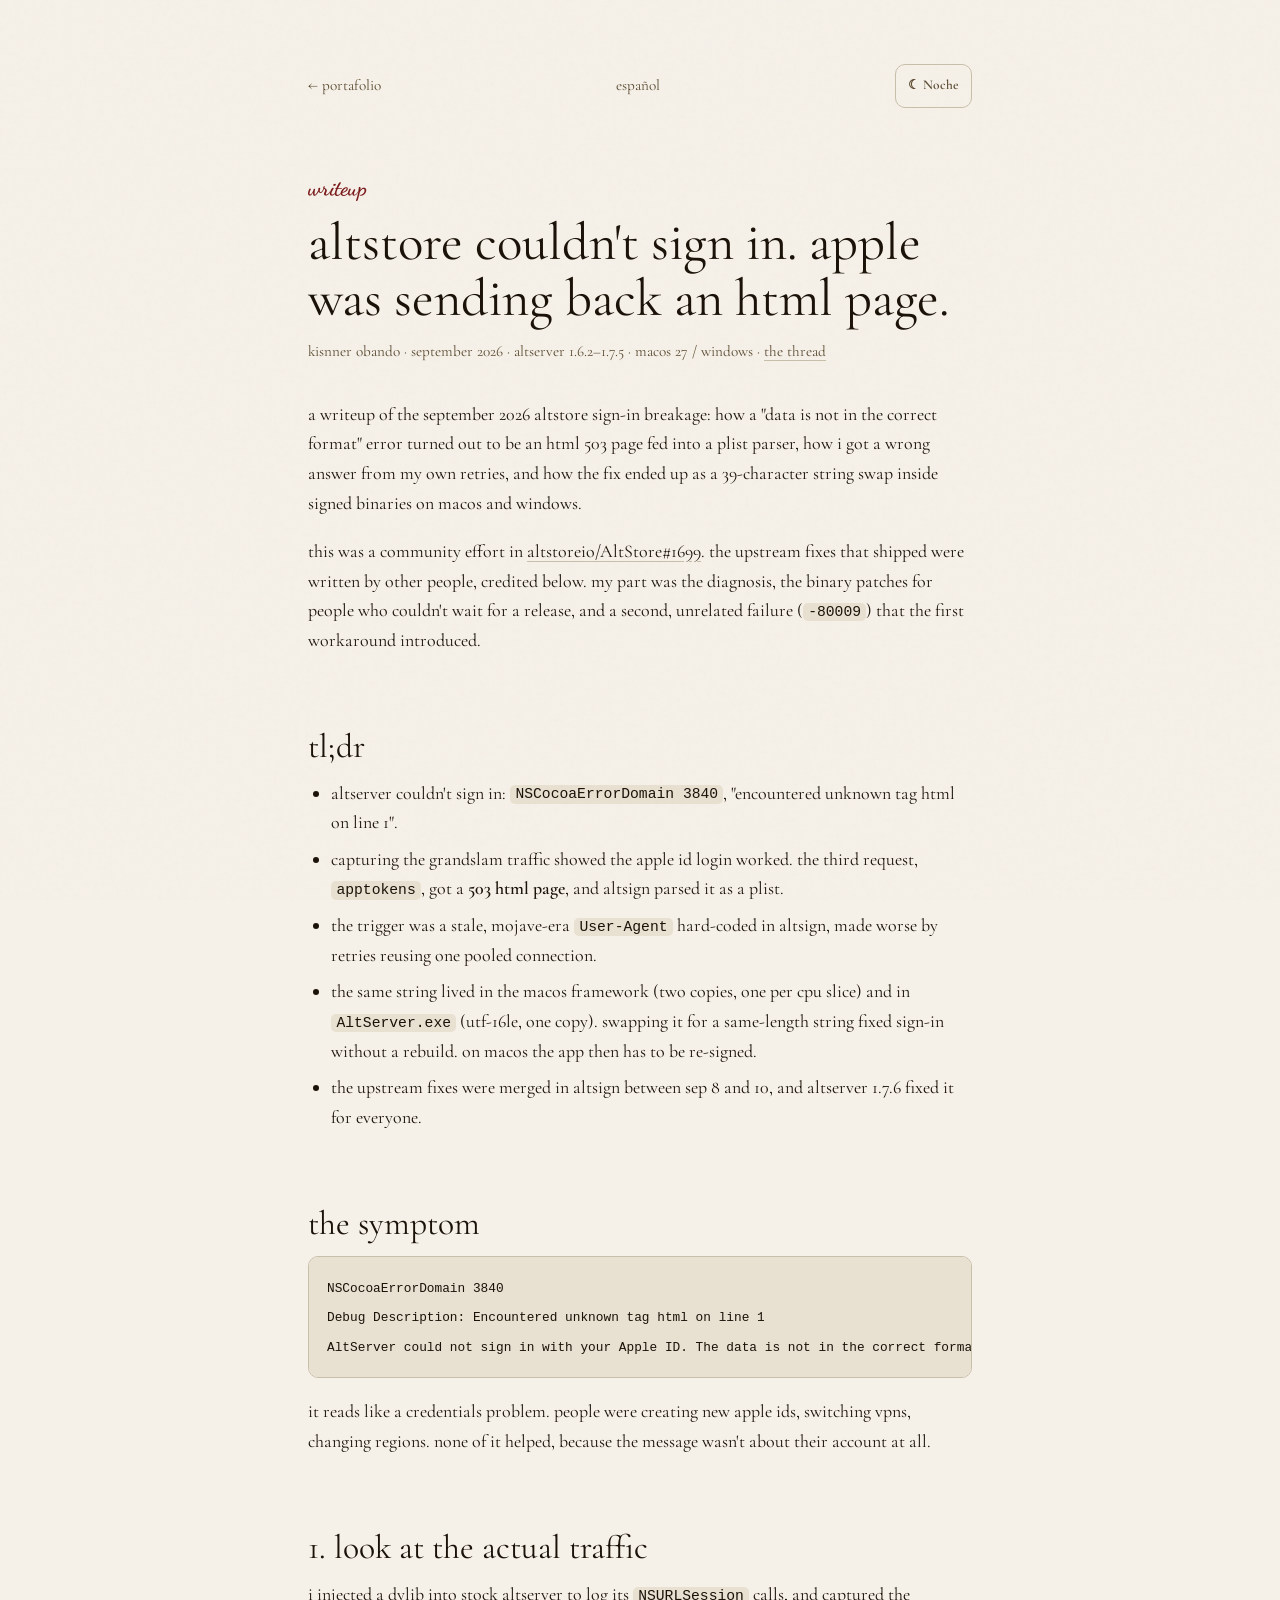
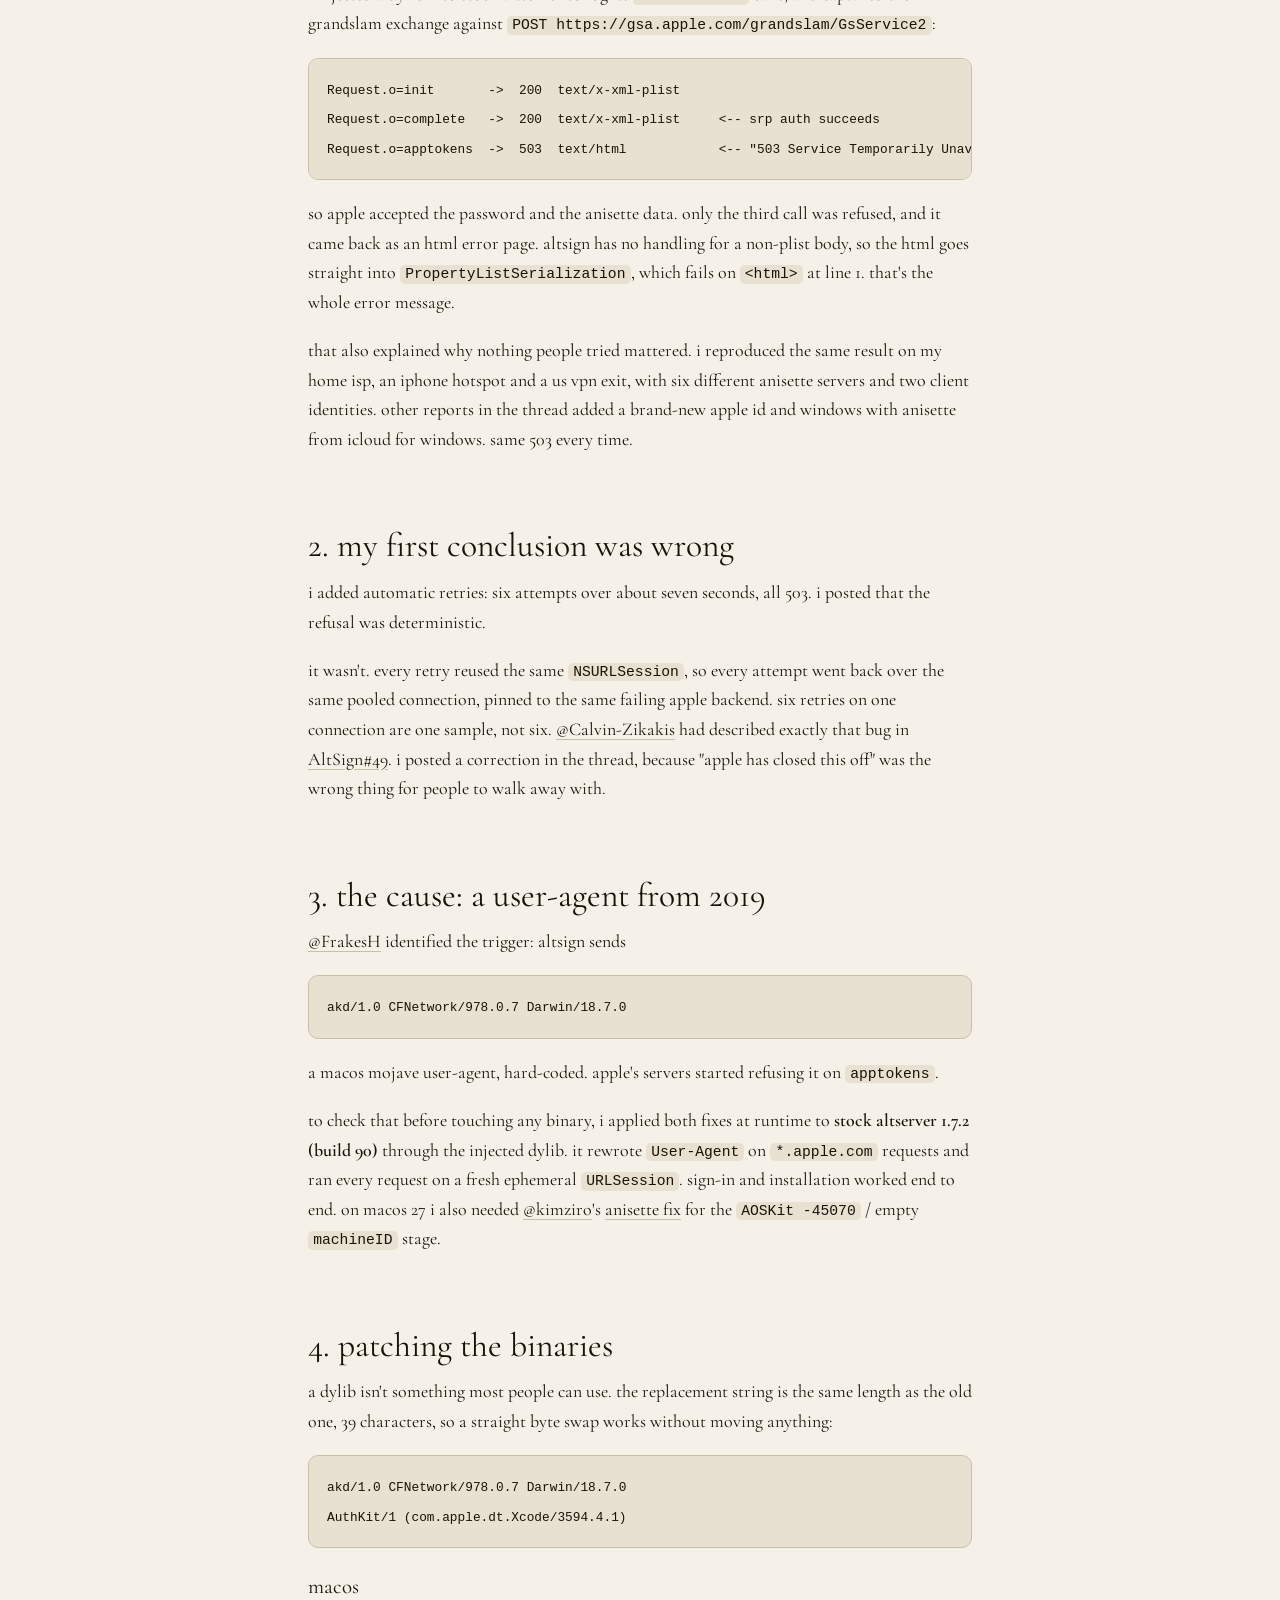
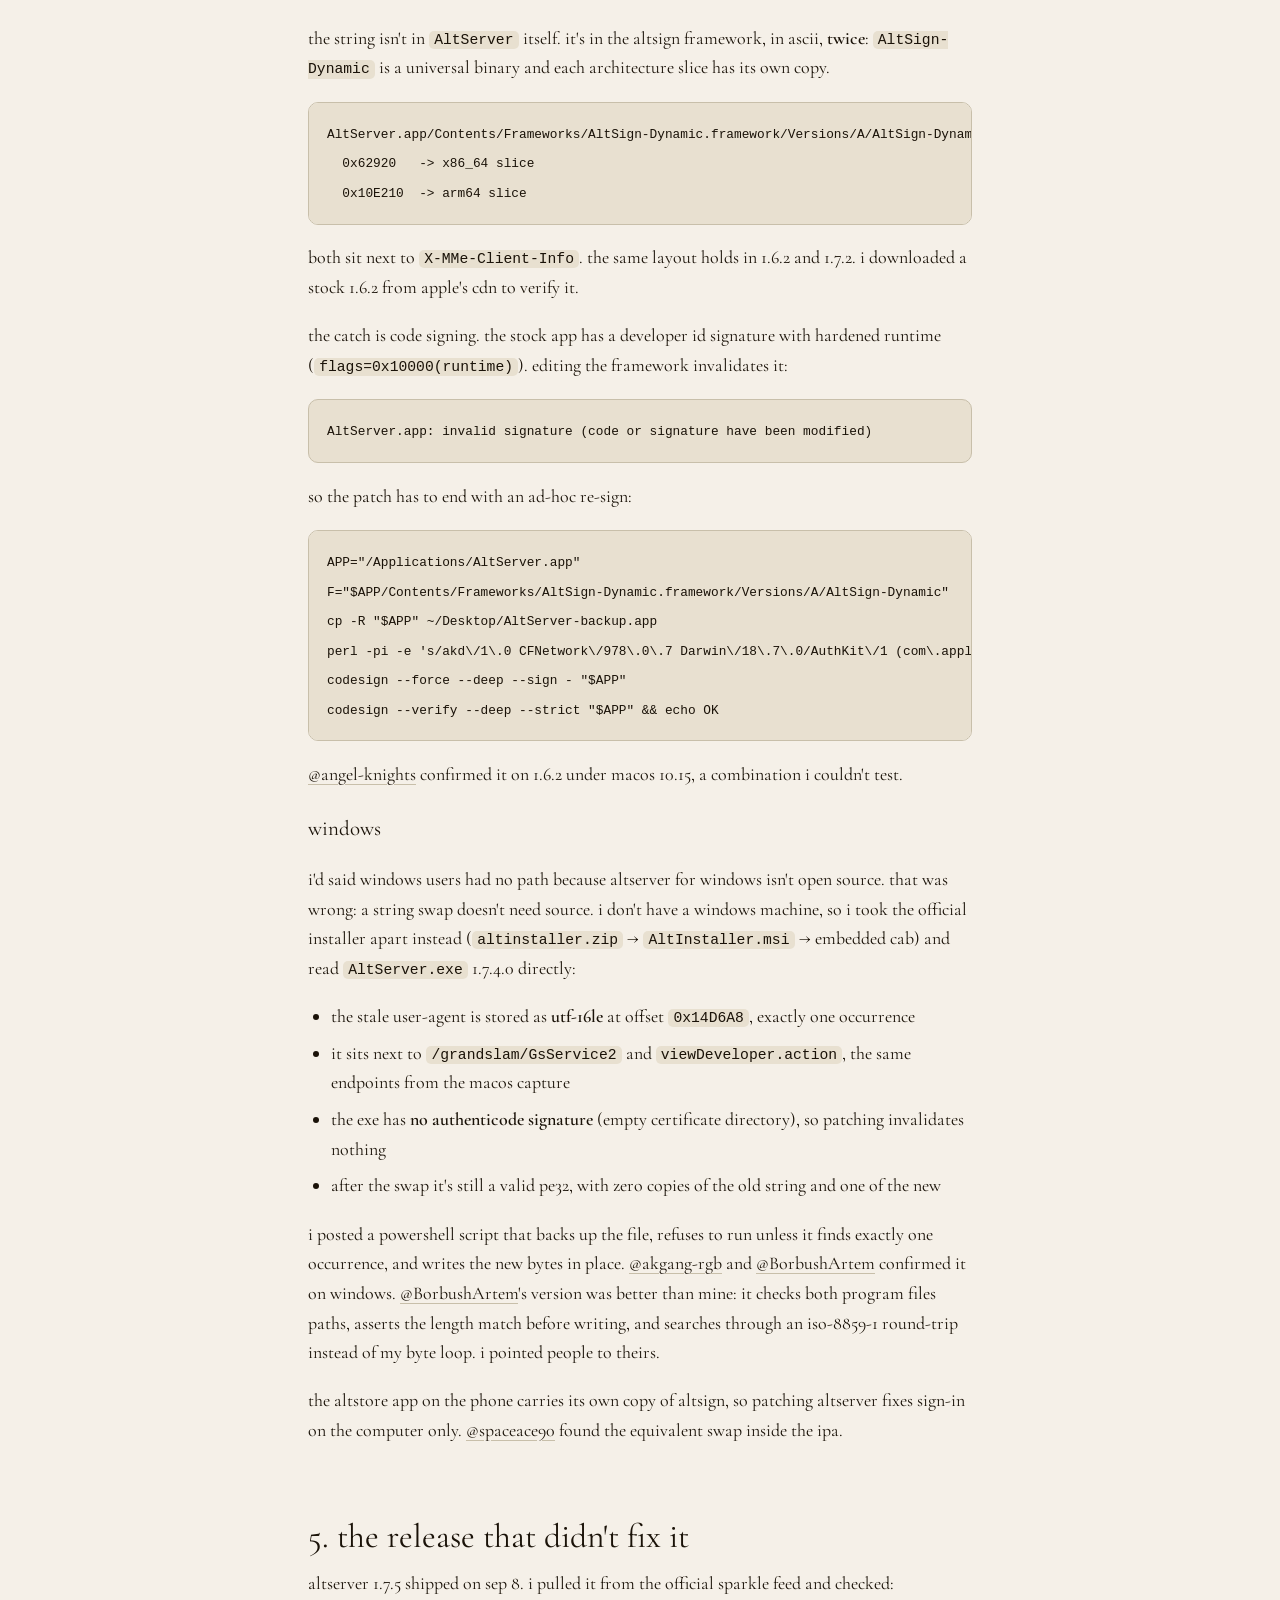
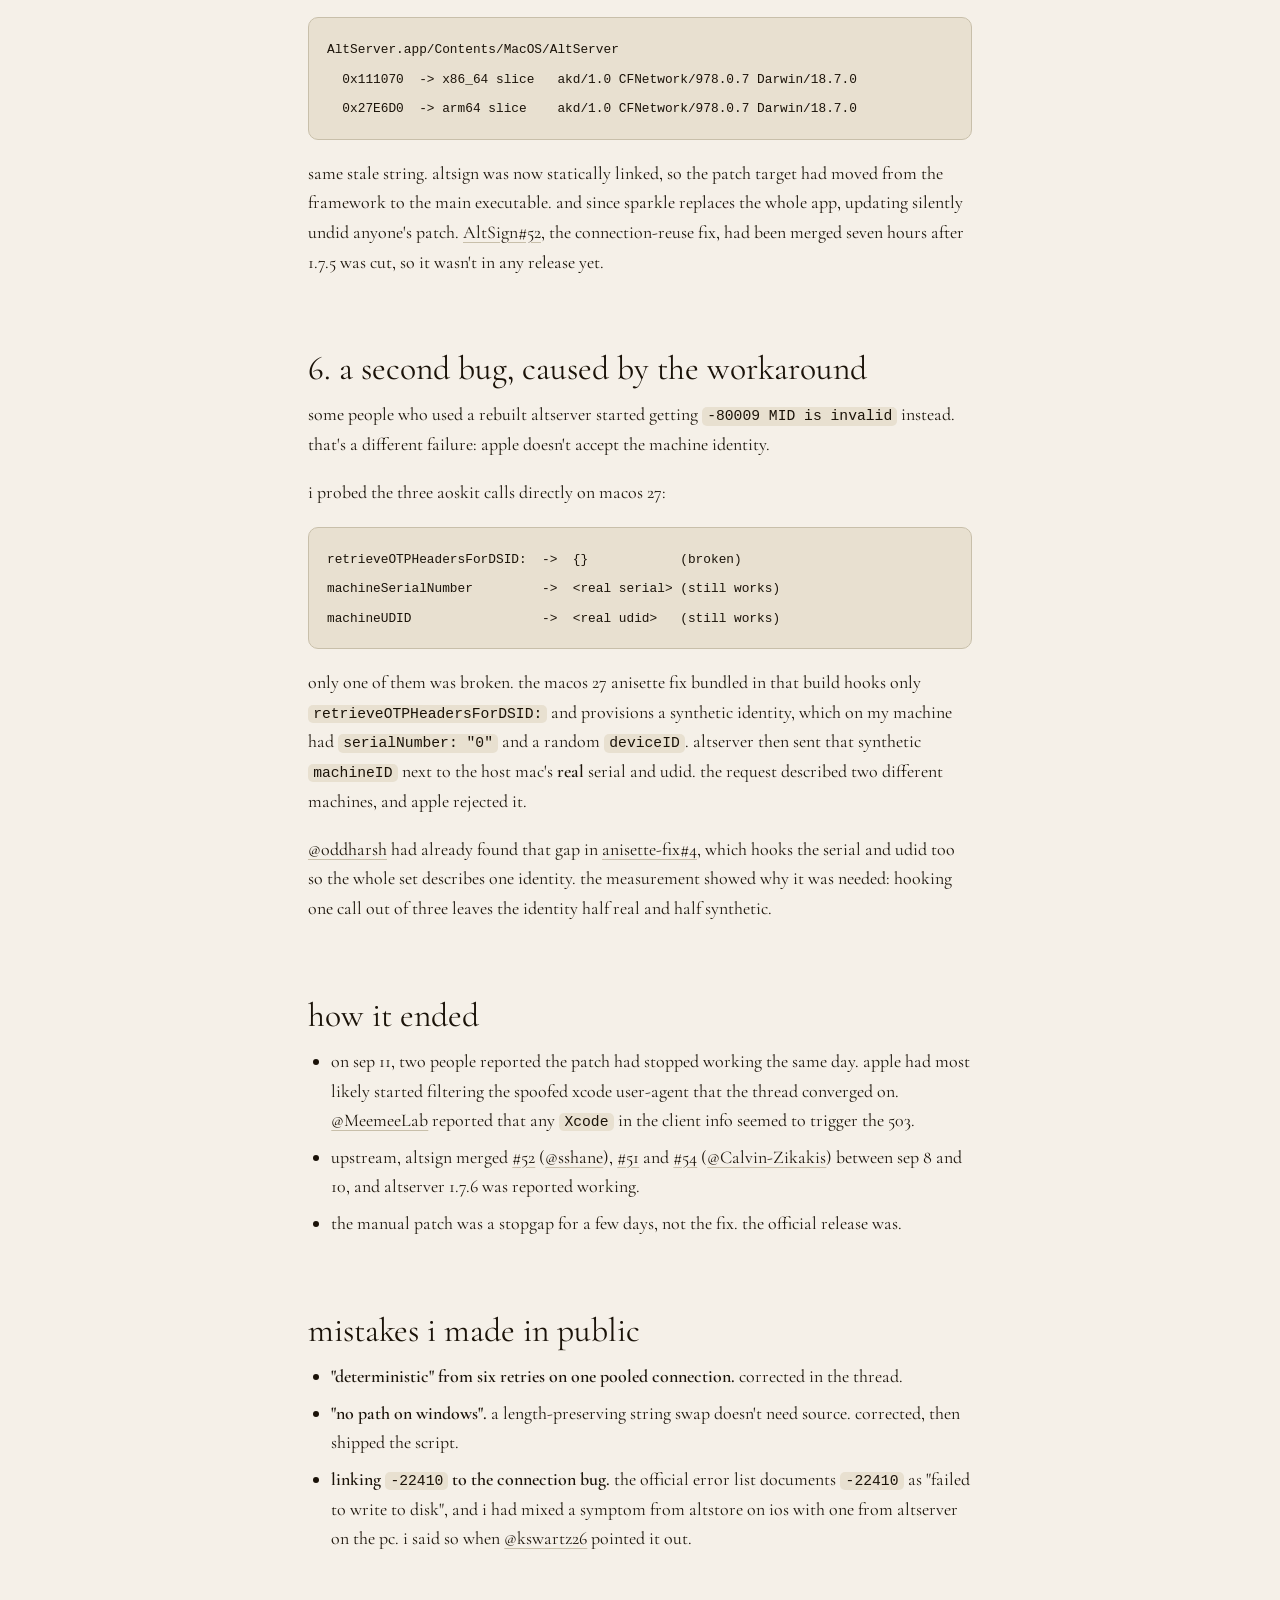
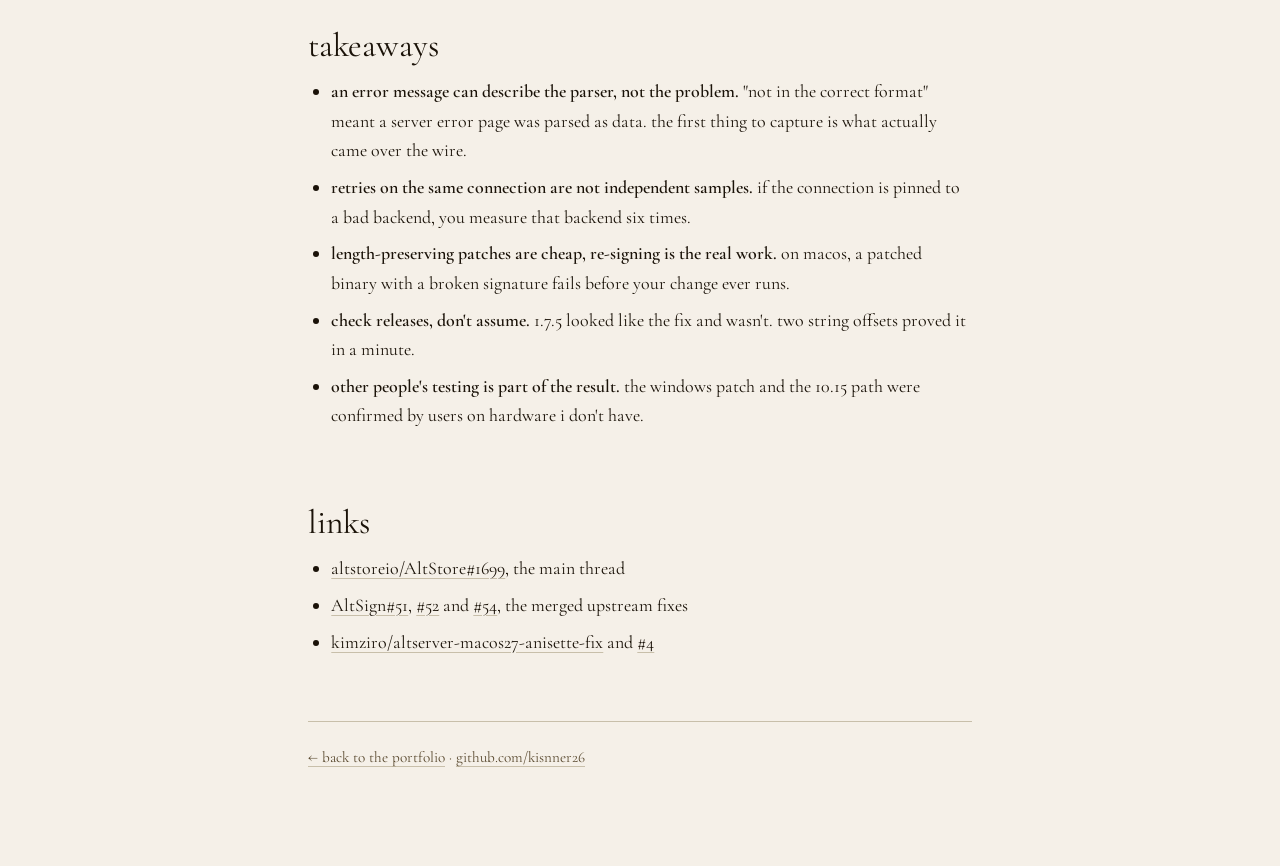
<file: writeups/altstore/index.html>
<!DOCTYPE html>
<html lang="en">
<head>
<meta charset="UTF-8">
<meta name="viewport" content="width=device-width, initial-scale=1, viewport-fit=cover">
<title>AltStore couldn't sign in. Apple was sending back an HTML page. — Kisnner Obando</title>
<meta name="description" content="How NSCocoaErrorDomain 3840 in AltServer turned out to be a 503 HTML page parsed as a plist, and how a 39-character string swap fixed sign-in on macOS and Windows.">
<meta name="theme-color" content="#f5f0e8">
<link rel="canonical" href="https://kisnner26.github.io/writeups/altstore/">
<link rel="alternate" hreflang="en" href="https://kisnner26.github.io/writeups/altstore/">
<link rel="alternate" hreflang="es" href="https://kisnner26.github.io/writeups/altstore/es/">
<link rel="alternate" hreflang="x-default" href="https://kisnner26.github.io/writeups/altstore/">
<link rel="icon" href="data:image/svg+xml,%3Csvg xmlns='http://www.w3.org/2000/svg' viewBox='0 0 64 64'%3E%3Crect width='64' height='64' rx='14' fill='%23f5f0e8'/%3E%3Cpath d='M32 55V18M32 27C18 18 12 9 17 5c7 1 13 10 15 22M32 35c14-9 20-18 15-22-7 1-13 10-15 22' fill='none' stroke='%231a1208' stroke-linecap='round' stroke-width='3'/%3E%3C/svg%3E">

<meta property="og:type" content="article">
<meta property="og:url" content="https://kisnner26.github.io/writeups/altstore/">
<meta property="og:title" content="AltStore couldn't sign in. Apple was sending back an HTML page.">
<meta property="og:description" content="How NSCocoaErrorDomain 3840 in AltServer turned out to be a 503 HTML page parsed as a plist, and how a 39-character string swap fixed sign-in on macOS and Windows.">
<meta name="twitter:card" content="summary">
<meta name="twitter:title" content="AltStore couldn't sign in. Apple was sending back an HTML page.">
<meta name="twitter:description" content="How NSCocoaErrorDomain 3840 in AltServer turned out to be a 503 HTML page parsed as a plist, and how a 39-character string swap fixed sign-in on macOS and Windows.">

<link rel="preconnect" href="https://fonts.googleapis.com">
<link rel="preconnect" href="https://fonts.gstatic.com" crossorigin>
<link href="https://fonts.googleapis.com/css2?family=Cormorant+Garamond:ital,wght@0,300;0,400;0,600;1,300;1,400&family=IM+Fell+English:ital@0;1&family=Dancing+Script:wght@700&display=swap" rel="stylesheet">
<link rel="stylesheet" href="../../css/tokens.css">
<link rel="stylesheet" href="../../css/base.css">
<link rel="stylesheet" href="../../css/components/writeup.css">

<script>
  // aplica el tema guardado antes de pintar, para evitar el parpadeo
  try { var t = localStorage.getItem('theme'); if (t) document.documentElement.dataset.theme = t; } catch (e) {}
</script>
</head>
<body style="padding-bottom:0">
<article class="wu">
  <nav class="wu-top" aria-label="Navegación">
    <a class="wu-back" href="../../#writeups">← portafolio</a>
    <a class="wu-back" href="es/" hreflang="es" lang="es">español</a>
    <button class="wu-theme" type="button" id="theme" aria-label="Cambiar entre papel y noche">☾ Noche</button>
  </nav>

  <header class="wu-head">
    <span class="wu-eyebrow">writeup</span>
    <h1 class="wu-title">altstore couldn't sign in. apple was sending back an html page.</h1>
    <p class="wu-meta">kisnner obando · september 2026 · altserver 1.6.2–1.7.5 · macos 27 / windows · <a href="https://github.com/altstoreio/AltStore/issues/1699" target="_blank" rel="noopener noreferrer">the thread</a></p>
  </header>

  <div class="wu-body">
<p>a writeup of the september 2026 altstore sign-in breakage: how a "data is not in the correct format" error turned out to be an html 503 page fed into a plist parser, how i got a wrong answer from my own retries, and how the fix ended up as a 39-character string swap inside signed binaries on macos and windows.</p>
<p>this was a community effort in <a href="https://github.com/altstoreio/AltStore/issues/1699" target="_blank" rel="noopener noreferrer" data-hovercard-type="issue" data-hovercard-url="/altstoreio/AltStore/issues/1699/hovercard">altstoreio/AltStore#1699</a>. the upstream fixes that shipped were written by other people, credited below. my part was the diagnosis, the binary patches for people who couldn't wait for a release, and a second, unrelated failure (<code>-80009</code>) that the first workaround introduced.</p>
<h2>tl;dr</h2>
<ul>
<li>altserver couldn't sign in: <code>NSCocoaErrorDomain 3840</code>, "encountered unknown tag html on line 1".</li>
<li>capturing the grandslam traffic showed the apple id login worked. the third request, <code>apptokens</code>, got a <strong>503 html page</strong>, and altsign parsed it as a plist.</li>
<li>the trigger was a stale, mojave-era <code>User-Agent</code> hard-coded in altsign, made worse by retries reusing one pooled connection.</li>
<li>the same string lived in the macos framework (two copies, one per cpu slice) and in <code>AltServer.exe</code> (utf-16le, one copy). swapping it for a same-length string fixed sign-in without a rebuild. on macos the app then has to be re-signed.</li>
<li>the upstream fixes were merged in altsign between sep 8 and 10, and altserver 1.7.6 fixed it for everyone.</li>
</ul>
<h2>the symptom</h2>
<pre><code>NSCocoaErrorDomain 3840
Debug Description: Encountered unknown tag html on line 1
AltServer could not sign in with your Apple ID. The data is not in the correct format.
</code></pre>
<p>it reads like a credentials problem. people were creating new apple ids, switching vpns, changing regions. none of it helped, because the message wasn't about their account at all.</p>
<h2>1. look at the actual traffic</h2>
<p>i injected a dylib into stock altserver to log its <code>NSURLSession</code> calls, and captured the grandslam exchange against <code>POST https://gsa.apple.com/grandslam/GsService2</code>:</p>
<pre><code>Request.o=init       -&gt;  200  text/x-xml-plist
Request.o=complete   -&gt;  200  text/x-xml-plist     &lt;-- srp auth succeeds
Request.o=apptokens  -&gt;  503  text/html            &lt;-- "503 Service Temporarily Unavailable"
</code></pre>
<p>so apple accepted the password and the anisette data. only the third call was refused, and it came back as an html error page. altsign has no handling for a non-plist body, so the html goes straight into <code>PropertyListSerialization</code>, which fails on <code>&lt;html&gt;</code> at line 1. that's the whole error message.</p>
<p>that also explained why nothing people tried mattered. i reproduced the same result on my home isp, an iphone hotspot and a us vpn exit, with six different anisette servers and two client identities. other reports in the thread added a brand-new apple id and windows with anisette from icloud for windows. same 503 every time.</p>
<h2>2. my first conclusion was wrong</h2>
<p>i added automatic retries: six attempts over about seven seconds, all 503. i posted that the refusal was deterministic.</p>
<p>it wasn't. every retry reused the same <code>NSURLSession</code>, so every attempt went back over the same pooled connection, pinned to the same failing apple backend. six retries on one connection are one sample, not six. <a href="https://github.com/Calvin-Zikakis" target="_blank" rel="noopener noreferrer">@Calvin-Zikakis</a> had described exactly that bug in <a href="https://github.com/rileytestut/AltSign/pull/49" target="_blank" rel="noopener noreferrer" data-hovercard-type="pull_request" data-hovercard-url="/rileytestut/AltSign/pull/49/hovercard">AltSign#49</a>. i posted a correction in the thread, because "apple has closed this off" was the wrong thing for people to walk away with.</p>
<h2>3. the cause: a user-agent from 2019</h2>
<p><a href="https://github.com/FrakesH" target="_blank" rel="noopener noreferrer">@FrakesH</a> identified the trigger: altsign sends</p>
<pre><code>akd/1.0 CFNetwork/978.0.7 Darwin/18.7.0
</code></pre>
<p>a macos mojave user-agent, hard-coded. apple's servers started refusing it on <code>apptokens</code>.</p>
<p>to check that before touching any binary, i applied both fixes at runtime to <strong>stock altserver 1.7.2 (build 90)</strong> through the injected dylib. it rewrote <code>User-Agent</code> on <code>*.apple.com</code> requests and ran every request on a fresh ephemeral <code>URLSession</code>. sign-in and installation worked end to end. on macos 27 i also needed <a href="https://github.com/kimziro" target="_blank" rel="noopener noreferrer">@kimziro</a>'s <a href="https://github.com/kimziro/altserver-macos27-anisette-fix" target="_blank" rel="noopener noreferrer">anisette fix</a> for the <code>AOSKit -45070</code> / empty <code>machineID</code> stage.</p>
<h2>4. patching the binaries</h2>
<p>a dylib isn't something most people can use. the replacement string is the same length as the old one, 39 characters, so a straight byte swap works without moving anything:</p>
<pre><code>akd/1.0 CFNetwork/978.0.7 Darwin/18.7.0
AuthKit/1 (com.apple.dt.Xcode/3594.4.1)
</code></pre>
<h3>macos</h3>
<p>the string isn't in <code>AltServer</code> itself. it's in the altsign framework, in ascii, <strong>twice</strong>: <code>AltSign-Dynamic</code> is a universal binary and each architecture slice has its own copy.</p>
<pre><code>AltServer.app/Contents/Frameworks/AltSign-Dynamic.framework/Versions/A/AltSign-Dynamic
  0x62920   -&gt; x86_64 slice
  0x10E210  -&gt; arm64 slice
</code></pre>
<p>both sit next to <code>X-MMe-Client-Info</code>. the same layout holds in 1.6.2 and 1.7.2. i downloaded a stock 1.6.2 from apple's cdn to verify it.</p>
<p>the catch is code signing. the stock app has a developer id signature with hardened runtime (<code>flags=0x10000(runtime)</code>). editing the framework invalidates it:</p>
<pre><code>AltServer.app: invalid signature (code or signature have been modified)
</code></pre>
<p>so the patch has to end with an ad-hoc re-sign:</p>
<pre><code>APP="/Applications/AltServer.app"
F="$APP/Contents/Frameworks/AltSign-Dynamic.framework/Versions/A/AltSign-Dynamic"
cp -R "$APP" ~/Desktop/AltServer-backup.app
perl -pi -e 's/akd\/1\.0 CFNetwork\/978\.0\.7 Darwin\/18\.7\.0/AuthKit\/1 (com\.apple\.dt\.Xcode\/3594\.4\.1)/g' "$F"
codesign --force --deep --sign - "$APP"
codesign --verify --deep --strict "$APP" &amp;&amp; echo OK</code></pre>
<p><a href="https://github.com/angel-knights" target="_blank" rel="noopener noreferrer">@angel-knights</a> confirmed it on 1.6.2 under macos 10.15, a combination i couldn't test.</p>
<h3>windows</h3>
<p>i'd said windows users had no path because altserver for windows isn't open source. that was wrong: a string swap doesn't need source. i don't have a windows machine, so i took the official installer apart instead (<code>altinstaller.zip</code> → <code>AltInstaller.msi</code> → embedded cab) and read <code>AltServer.exe</code> 1.7.4.0 directly:</p>
<ul>
<li>the stale user-agent is stored as <strong>utf-16le</strong> at offset <strong><code>0x14D6A8</code></strong>, exactly one occurrence</li>
<li>it sits next to <code>/grandslam/GsService2</code> and <code>viewDeveloper.action</code>, the same endpoints from the macos capture</li>
<li>the exe has <strong>no authenticode signature</strong> (empty certificate directory), so patching invalidates nothing</li>
<li>after the swap it's still a valid pe32, with zero copies of the old string and one of the new</li>
</ul>
<p>i posted a powershell script that backs up the file, refuses to run unless it finds exactly one occurrence, and writes the new bytes in place. <a href="https://github.com/akgang-rgb" target="_blank" rel="noopener noreferrer">@akgang-rgb</a> and <a href="https://github.com/BorbushArtem" target="_blank" rel="noopener noreferrer">@BorbushArtem</a> confirmed it on windows. <a href="https://github.com/BorbushArtem" target="_blank" rel="noopener noreferrer">@BorbushArtem</a>'s version was better than mine: it checks both program files paths, asserts the length match before writing, and searches through an iso-8859-1 round-trip instead of my byte loop. i pointed people to theirs.</p>
<p>the altstore app on the phone carries its own copy of altsign, so patching altserver fixes sign-in on the computer only. <a href="https://github.com/spaceace90" target="_blank" rel="noopener noreferrer">@spaceace90</a> found the equivalent swap inside the ipa.</p>
<h2>5. the release that didn't fix it</h2>
<p>altserver 1.7.5 shipped on sep 8. i pulled it from the official sparkle feed and checked:</p>
<pre><code>AltServer.app/Contents/MacOS/AltServer
  0x111070  -&gt; x86_64 slice   akd/1.0 CFNetwork/978.0.7 Darwin/18.7.0
  0x27E6D0  -&gt; arm64 slice    akd/1.0 CFNetwork/978.0.7 Darwin/18.7.0
</code></pre>
<p>same stale string. altsign was now statically linked, so the patch target had moved from the framework to the main executable. and since sparkle replaces the whole app, updating silently undid anyone's patch. <a href="https://github.com/rileytestut/AltSign/pull/52" target="_blank" rel="noopener noreferrer" data-hovercard-type="pull_request" data-hovercard-url="/rileytestut/AltSign/pull/52/hovercard">AltSign#52</a>, the connection-reuse fix, had been merged seven hours after 1.7.5 was cut, so it wasn't in any release yet.</p>
<h2>6. a second bug, caused by the workaround</h2>
<p>some people who used a rebuilt altserver started getting <code>-80009 MID is invalid</code> instead. that's a different failure: apple doesn't accept the machine identity.</p>
<p>i probed the three aoskit calls directly on macos 27:</p>
<pre><code>retrieveOTPHeadersForDSID:  -&gt;  {}            (broken)
machineSerialNumber         -&gt;  &lt;real serial&gt; (still works)
machineUDID                 -&gt;  &lt;real udid&gt;   (still works)
</code></pre>
<p>only one of them was broken. the macos 27 anisette fix bundled in that build hooks only <code>retrieveOTPHeadersForDSID:</code> and provisions a synthetic identity, which on my machine had <code>serialNumber: "0"</code> and a random <code>deviceID</code>. altserver then sent that synthetic <code>machineID</code> next to the host mac's <strong>real</strong> serial and udid. the request described two different machines, and apple rejected it.</p>
<p><a href="https://github.com/oddharsh" target="_blank" rel="noopener noreferrer">@oddharsh</a> had already found that gap in <a href="https://github.com/kimziro/altserver-macos27-anisette-fix/pull/4" target="_blank" rel="noopener noreferrer" data-hovercard-type="pull_request" data-hovercard-url="/kimziro/altserver-macos27-anisette-fix/pull/4/hovercard">anisette-fix#4</a>, which hooks the serial and udid too so the whole set describes one identity. the measurement showed why it was needed: hooking one call out of three leaves the identity half real and half synthetic.</p>
<h2>how it ended</h2>
<ul>
<li>on sep 11, two people reported the patch had stopped working the same day. apple had most likely started filtering the spoofed xcode user-agent that the thread converged on. <a href="https://github.com/MeemeeLab" target="_blank" rel="noopener noreferrer">@MeemeeLab</a> reported that any <code>Xcode</code> in the client info seemed to trigger the 503.</li>
<li>upstream, altsign merged <a href="https://github.com/rileytestut/AltSign/pull/52" target="_blank" rel="noopener noreferrer" data-hovercard-type="pull_request" data-hovercard-url="/rileytestut/AltSign/pull/52/hovercard">#52</a> (<a href="https://github.com/sshane" target="_blank" rel="noopener noreferrer">@sshane</a>), <a href="https://github.com/rileytestut/AltSign/pull/51" target="_blank" rel="noopener noreferrer" data-hovercard-type="pull_request" data-hovercard-url="/rileytestut/AltSign/pull/51/hovercard">#51</a> and <a href="https://github.com/rileytestut/AltSign/pull/54" target="_blank" rel="noopener noreferrer" data-hovercard-type="pull_request" data-hovercard-url="/rileytestut/AltSign/pull/54/hovercard">#54</a> (<a href="https://github.com/Calvin-Zikakis" target="_blank" rel="noopener noreferrer">@Calvin-Zikakis</a>) between sep 8 and 10, and altserver 1.7.6 was reported working.</li>
<li>the manual patch was a stopgap for a few days, not the fix. the official release was.</li>
</ul>
<h2>mistakes i made in public</h2>
<ul>
<li><strong>"deterministic" from six retries on one pooled connection.</strong> corrected in the thread.</li>
<li><strong>"no path on windows".</strong> a length-preserving string swap doesn't need source. corrected, then shipped the script.</li>
<li><strong>linking <code>-22410</code> to the connection bug.</strong> the official error list documents <code>-22410</code> as "failed to write to disk", and i had mixed a symptom from altstore on ios with one from altserver on the pc. i said so when <a href="https://github.com/kswartz26" target="_blank" rel="noopener noreferrer">@kswartz26</a> pointed it out.</li>
</ul>
<h2>takeaways</h2>
<ul>
<li><strong>an error message can describe the parser, not the problem.</strong> "not in the correct format" meant a server error page was parsed as data. the first thing to capture is what actually came over the wire.</li>
<li><strong>retries on the same connection are not independent samples.</strong> if the connection is pinned to a bad backend, you measure that backend six times.</li>
<li><strong>length-preserving patches are cheap, re-signing is the real work.</strong> on macos, a patched binary with a broken signature fails before your change ever runs.</li>
<li><strong>check releases, don't assume.</strong> 1.7.5 looked like the fix and wasn't. two string offsets proved it in a minute.</li>
<li><strong>other people's testing is part of the result.</strong> the windows patch and the 10.15 path were confirmed by users on hardware i don't have.</li>
</ul>
<h2>links</h2>
<ul>
<li><a href="https://github.com/altstoreio/AltStore/issues/1699" target="_blank" rel="noopener noreferrer" data-hovercard-type="issue" data-hovercard-url="/altstoreio/AltStore/issues/1699/hovercard">altstoreio/AltStore#1699</a>, the main thread</li>
<li><a href="https://github.com/rileytestut/AltSign/pull/51" target="_blank" rel="noopener noreferrer" data-hovercard-type="pull_request" data-hovercard-url="/rileytestut/AltSign/pull/51/hovercard">AltSign#51</a>, <a href="https://github.com/rileytestut/AltSign/pull/52" target="_blank" rel="noopener noreferrer" data-hovercard-type="pull_request" data-hovercard-url="/rileytestut/AltSign/pull/52/hovercard">#52</a> and <a href="https://github.com/rileytestut/AltSign/pull/54" target="_blank" rel="noopener noreferrer" data-hovercard-type="pull_request" data-hovercard-url="/rileytestut/AltSign/pull/54/hovercard">#54</a>, the merged upstream fixes</li>
<li><a href="https://github.com/kimziro/altserver-macos27-anisette-fix" target="_blank" rel="noopener noreferrer">kimziro/altserver-macos27-anisette-fix</a> and <a href="https://github.com/kimziro/altserver-macos27-anisette-fix/pull/4" target="_blank" rel="noopener noreferrer" data-hovercard-type="pull_request" data-hovercard-url="/kimziro/altserver-macos27-anisette-fix/pull/4/hovercard">#4</a></li>
</ul>  </div>

  <footer class="wu-foot">
    <p><a href="../../#writeups">← back to the portfolio</a> · <a href="https://github.com/kisnner26" target="_blank" rel="noopener noreferrer">github.com/kisnner26</a></p>
  </footer>
</article>

<script type="module">
  import { toggleTheme, currentTheme } from '../../js/lib/theme.js';
  const btn = document.getElementById('theme');
  const label = () => { btn.textContent = currentTheme() === 'night' ? '☀ Papel' : '☾ Noche'; };
  label();
  btn.addEventListener('click', () => { toggleTheme(); label(); });
</script>
</body>
</html>
</file>
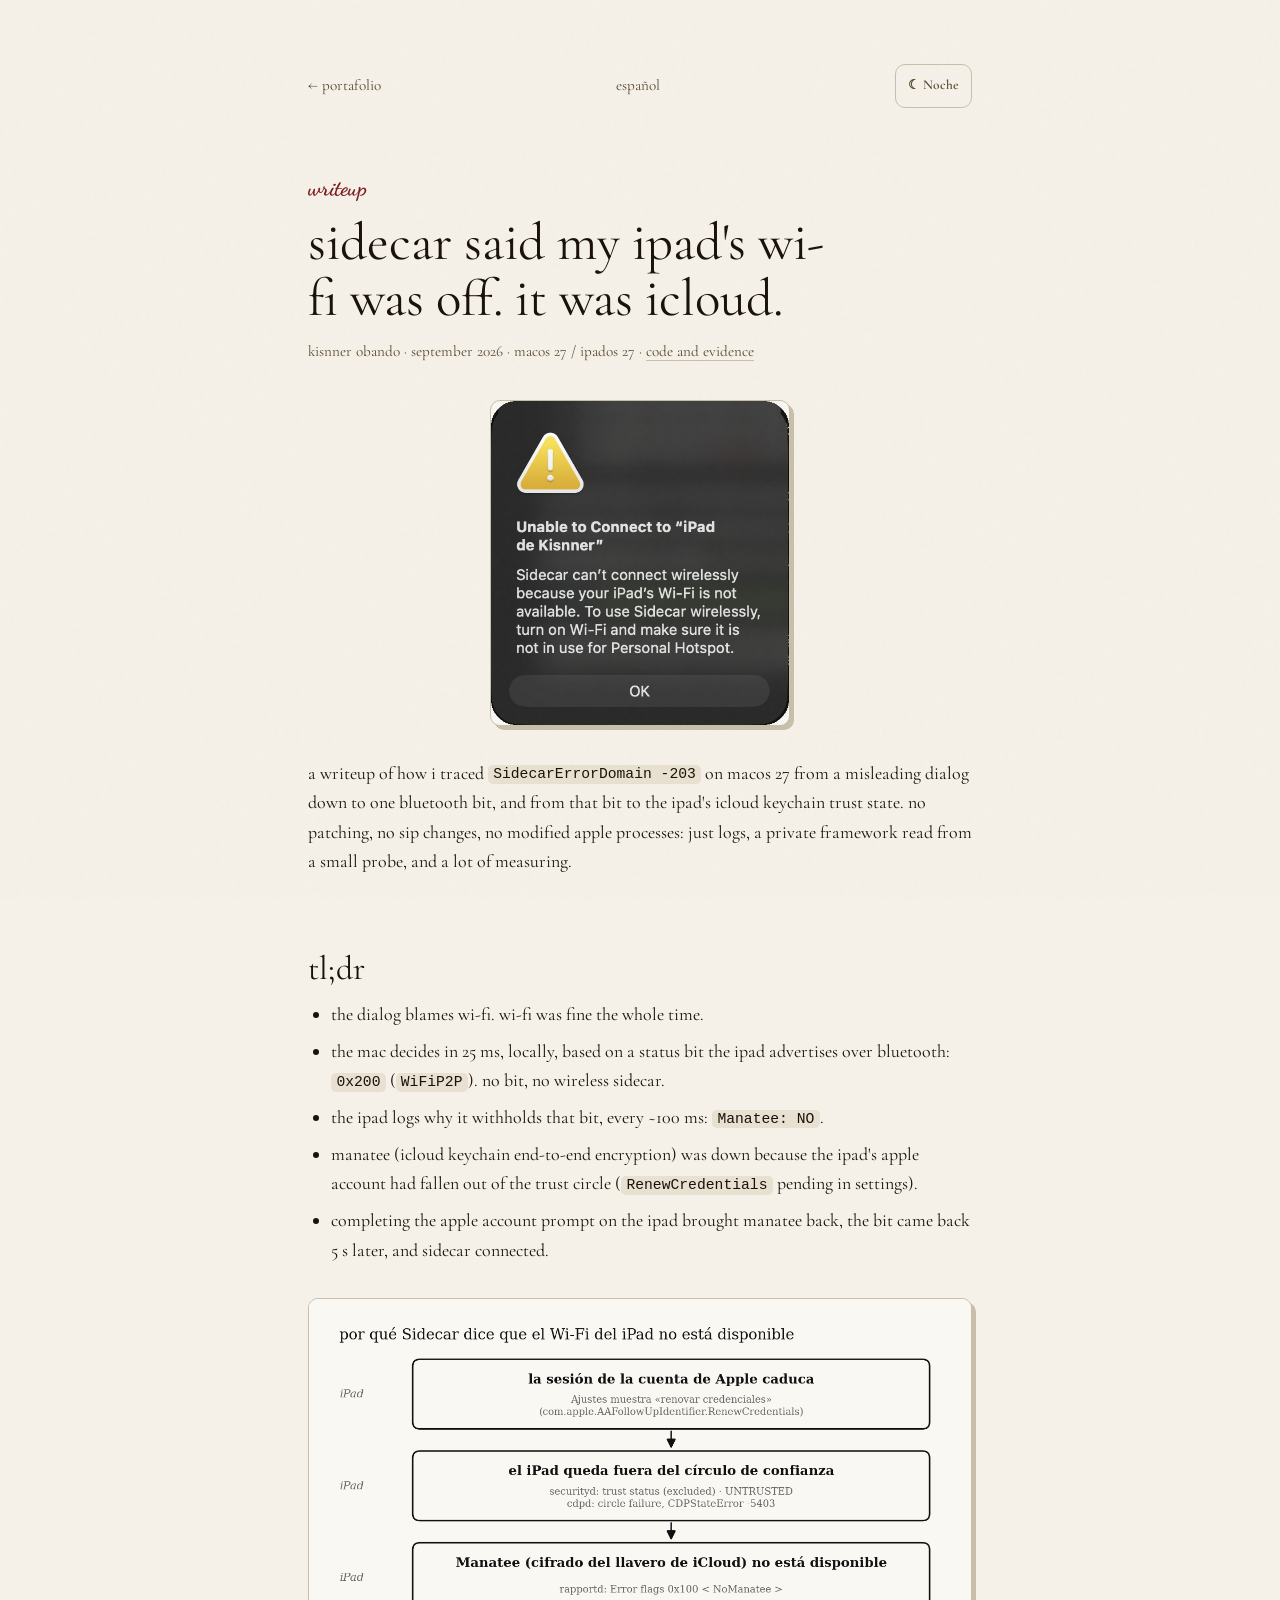
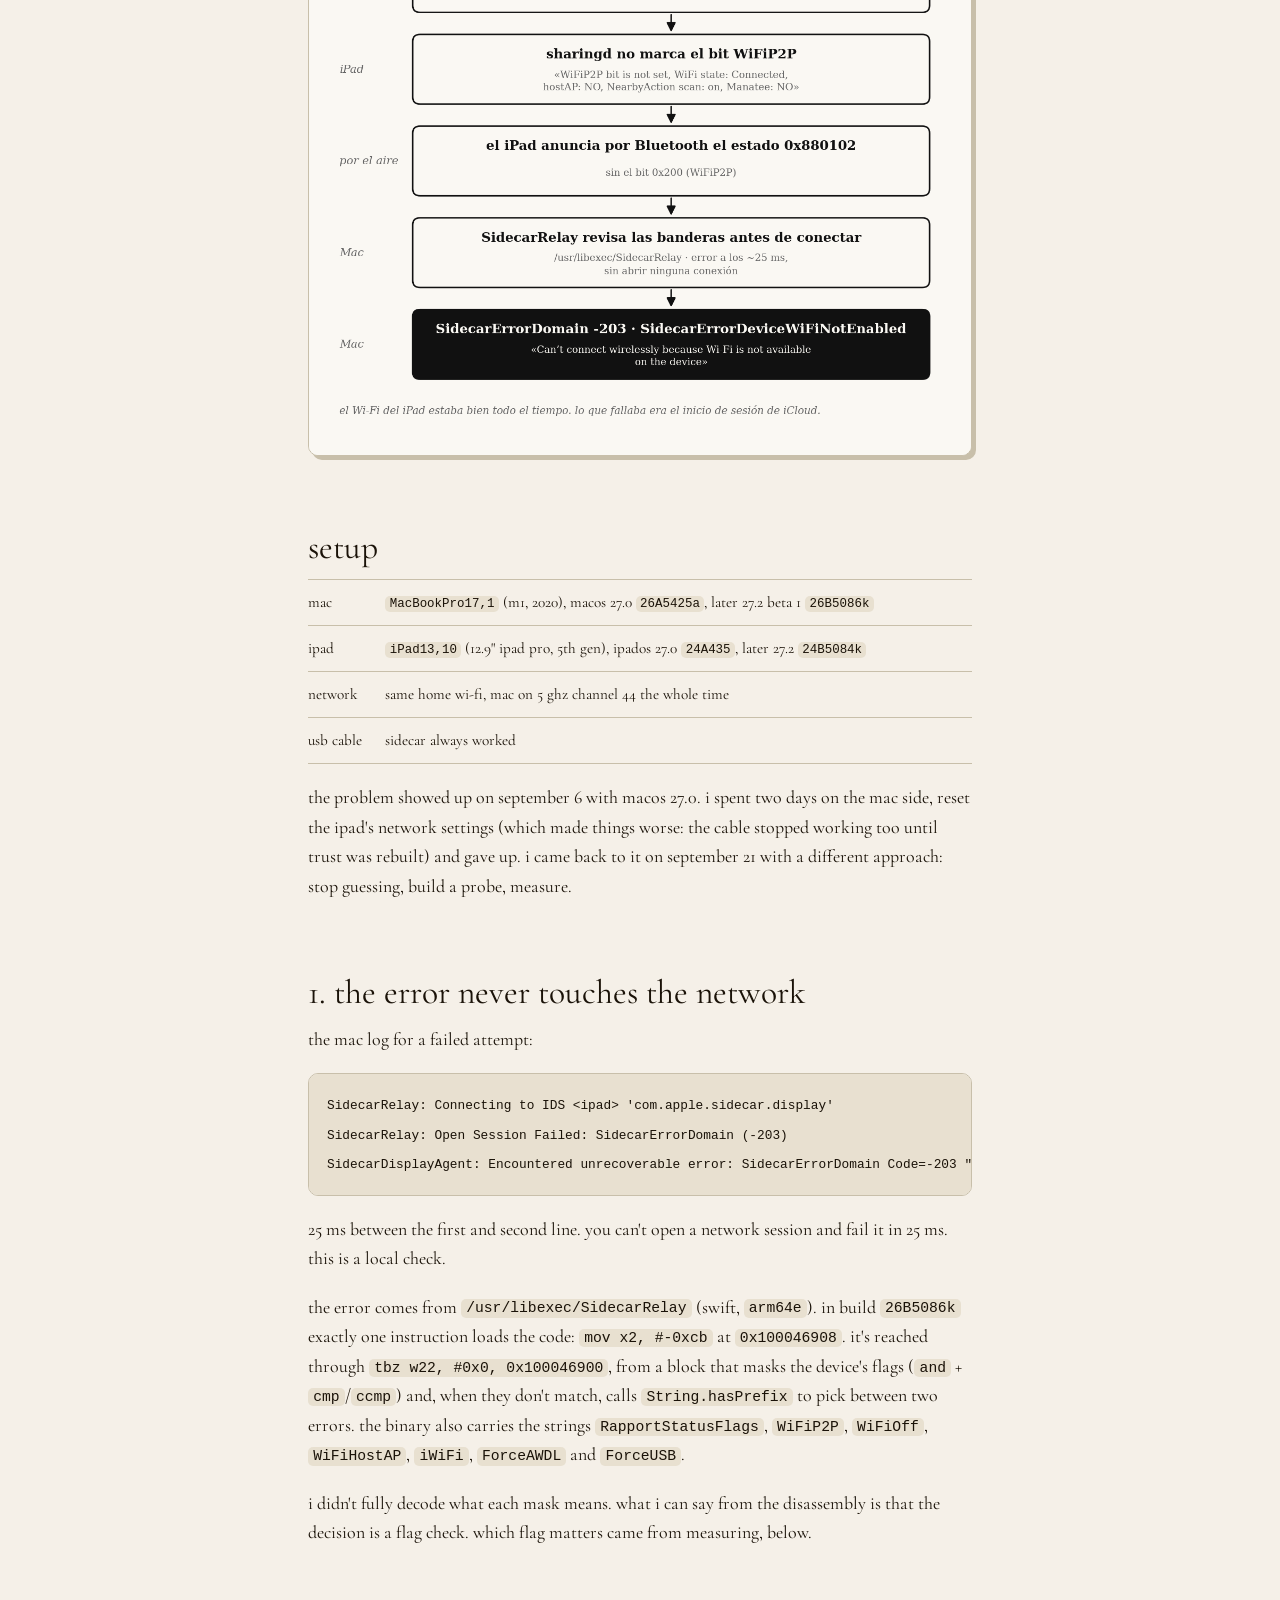
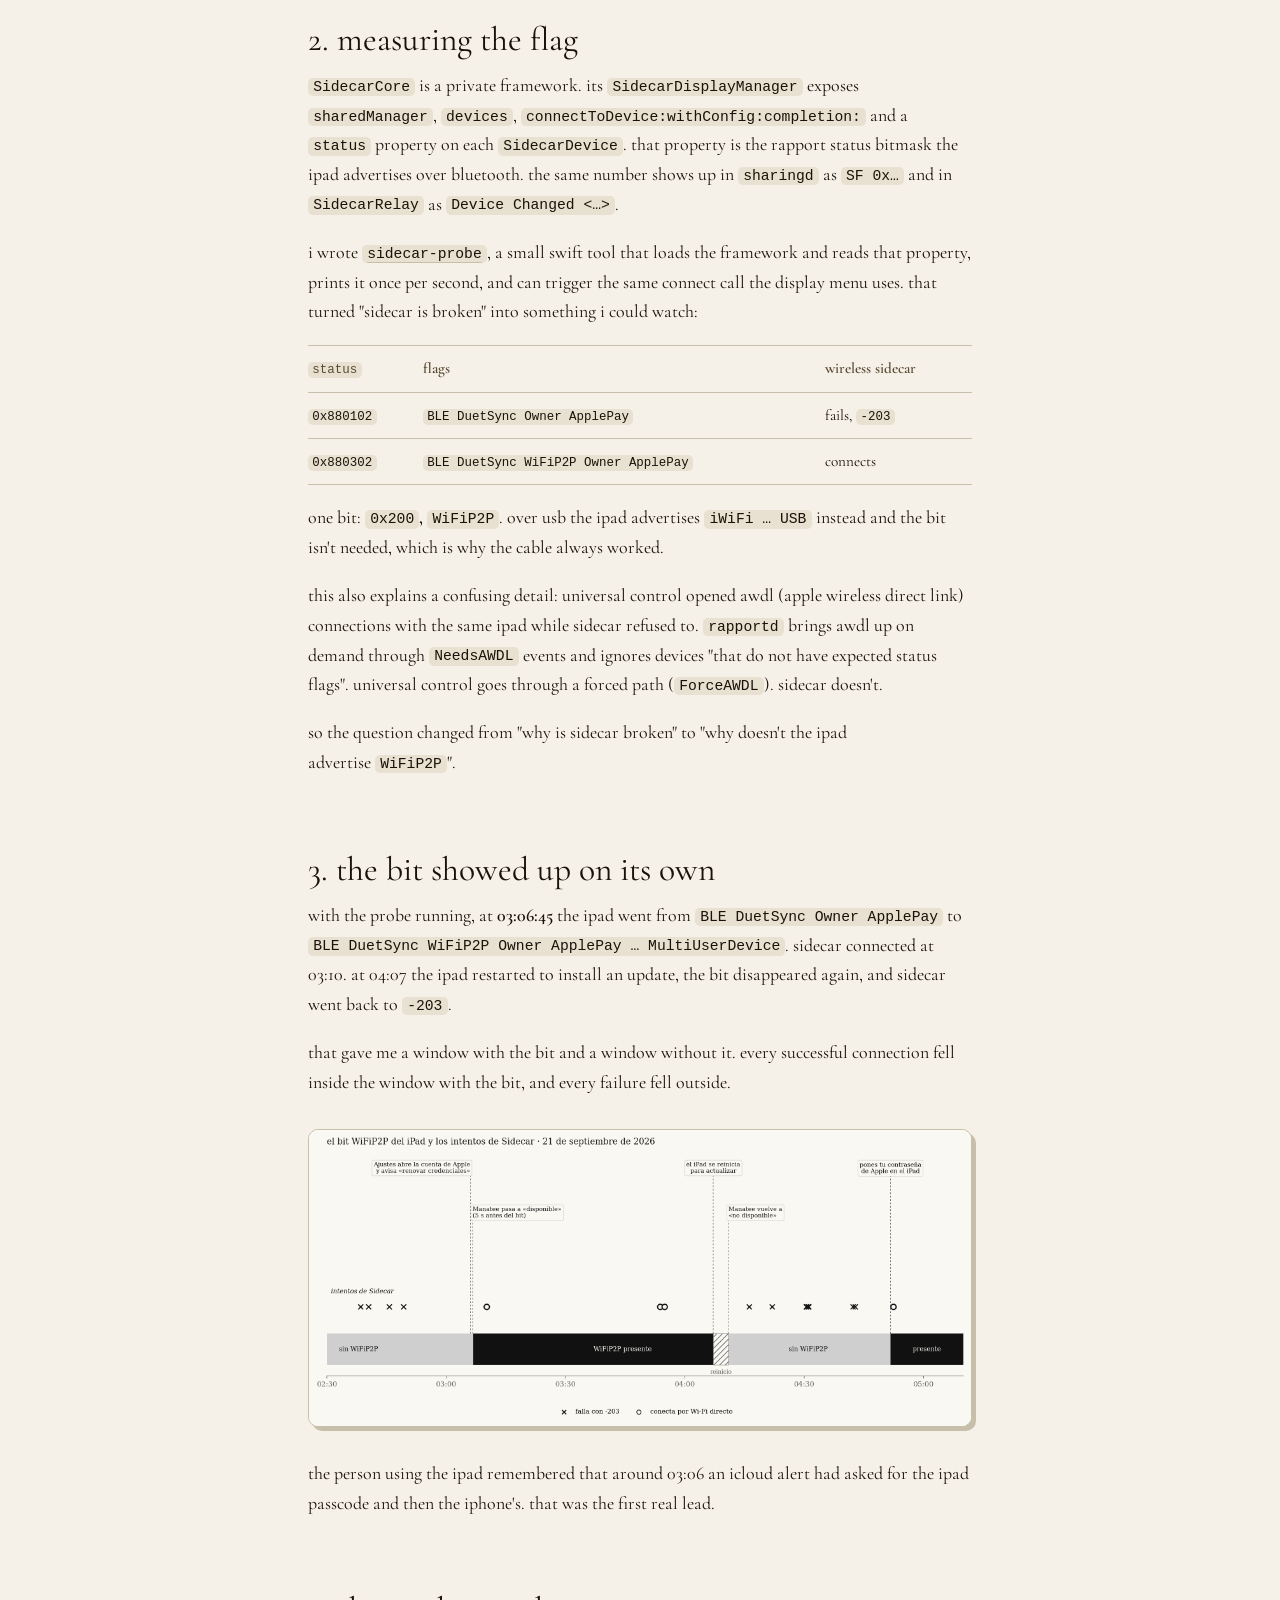
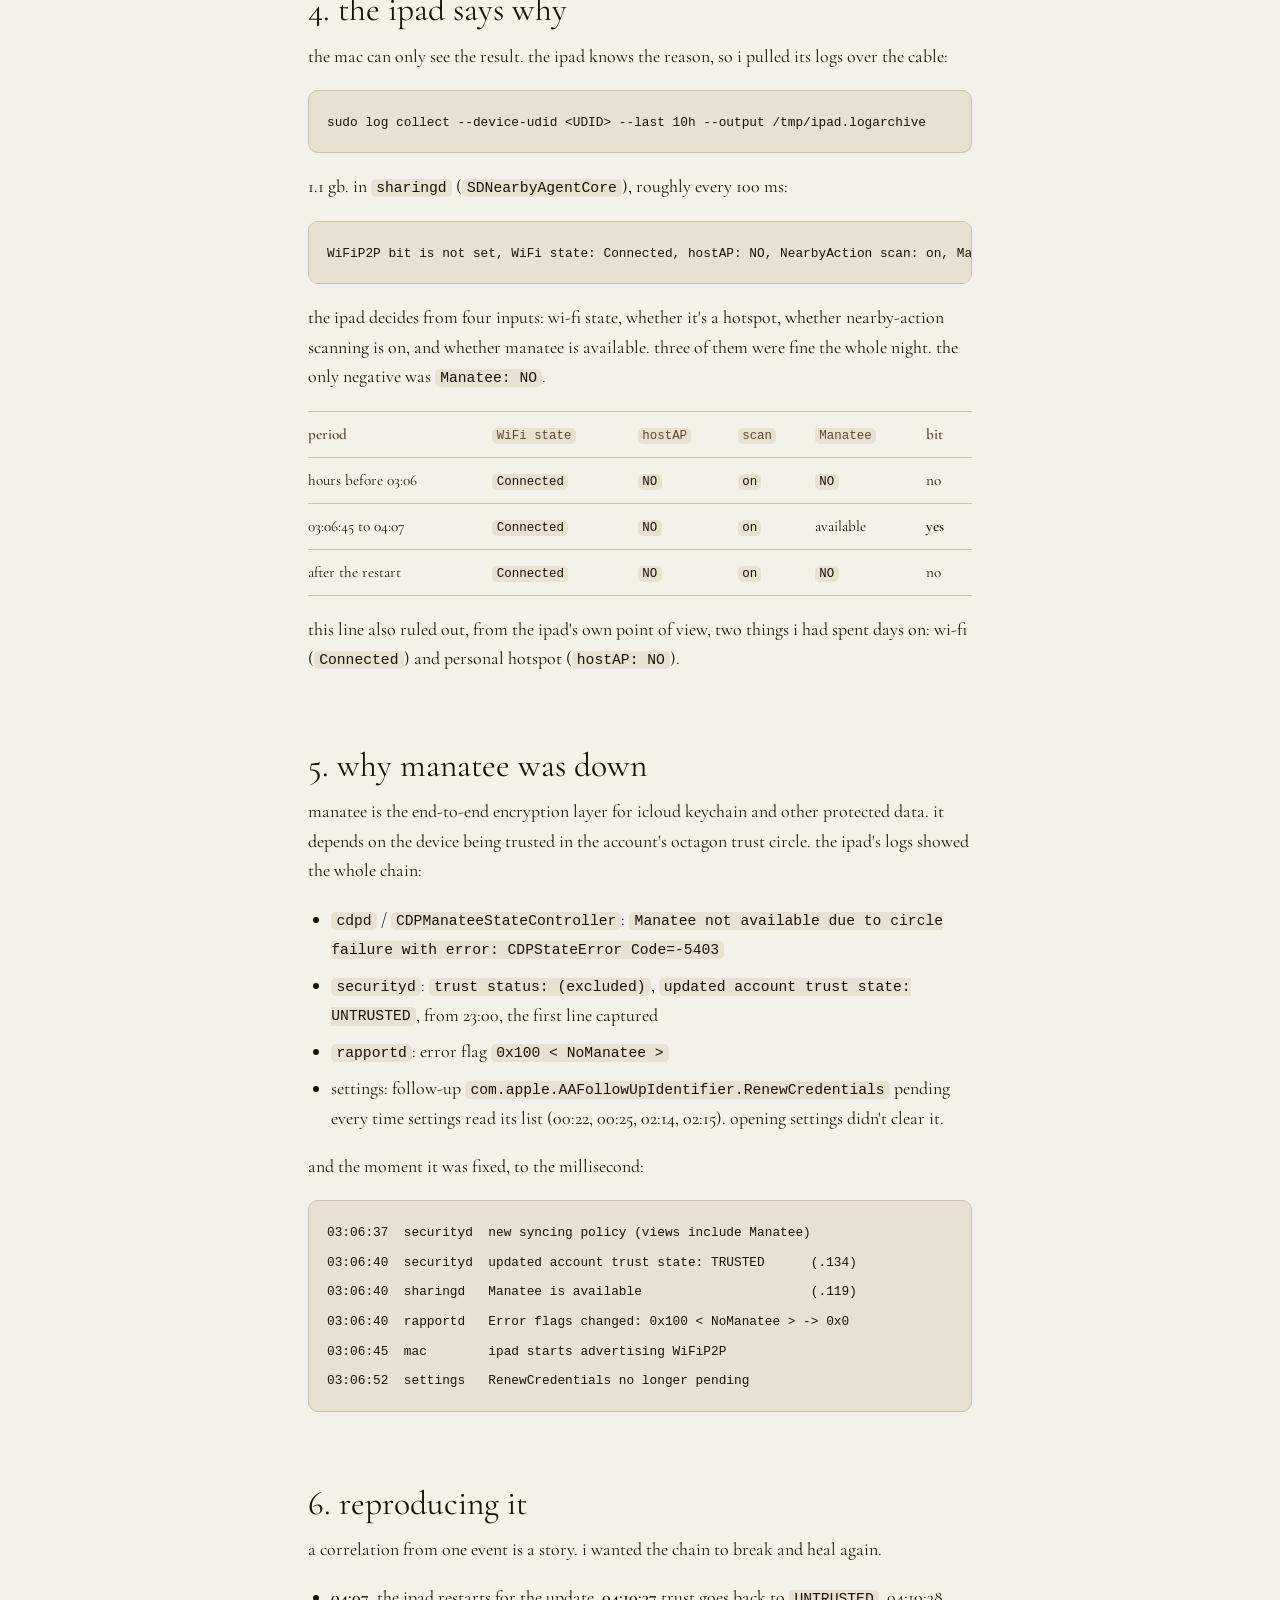
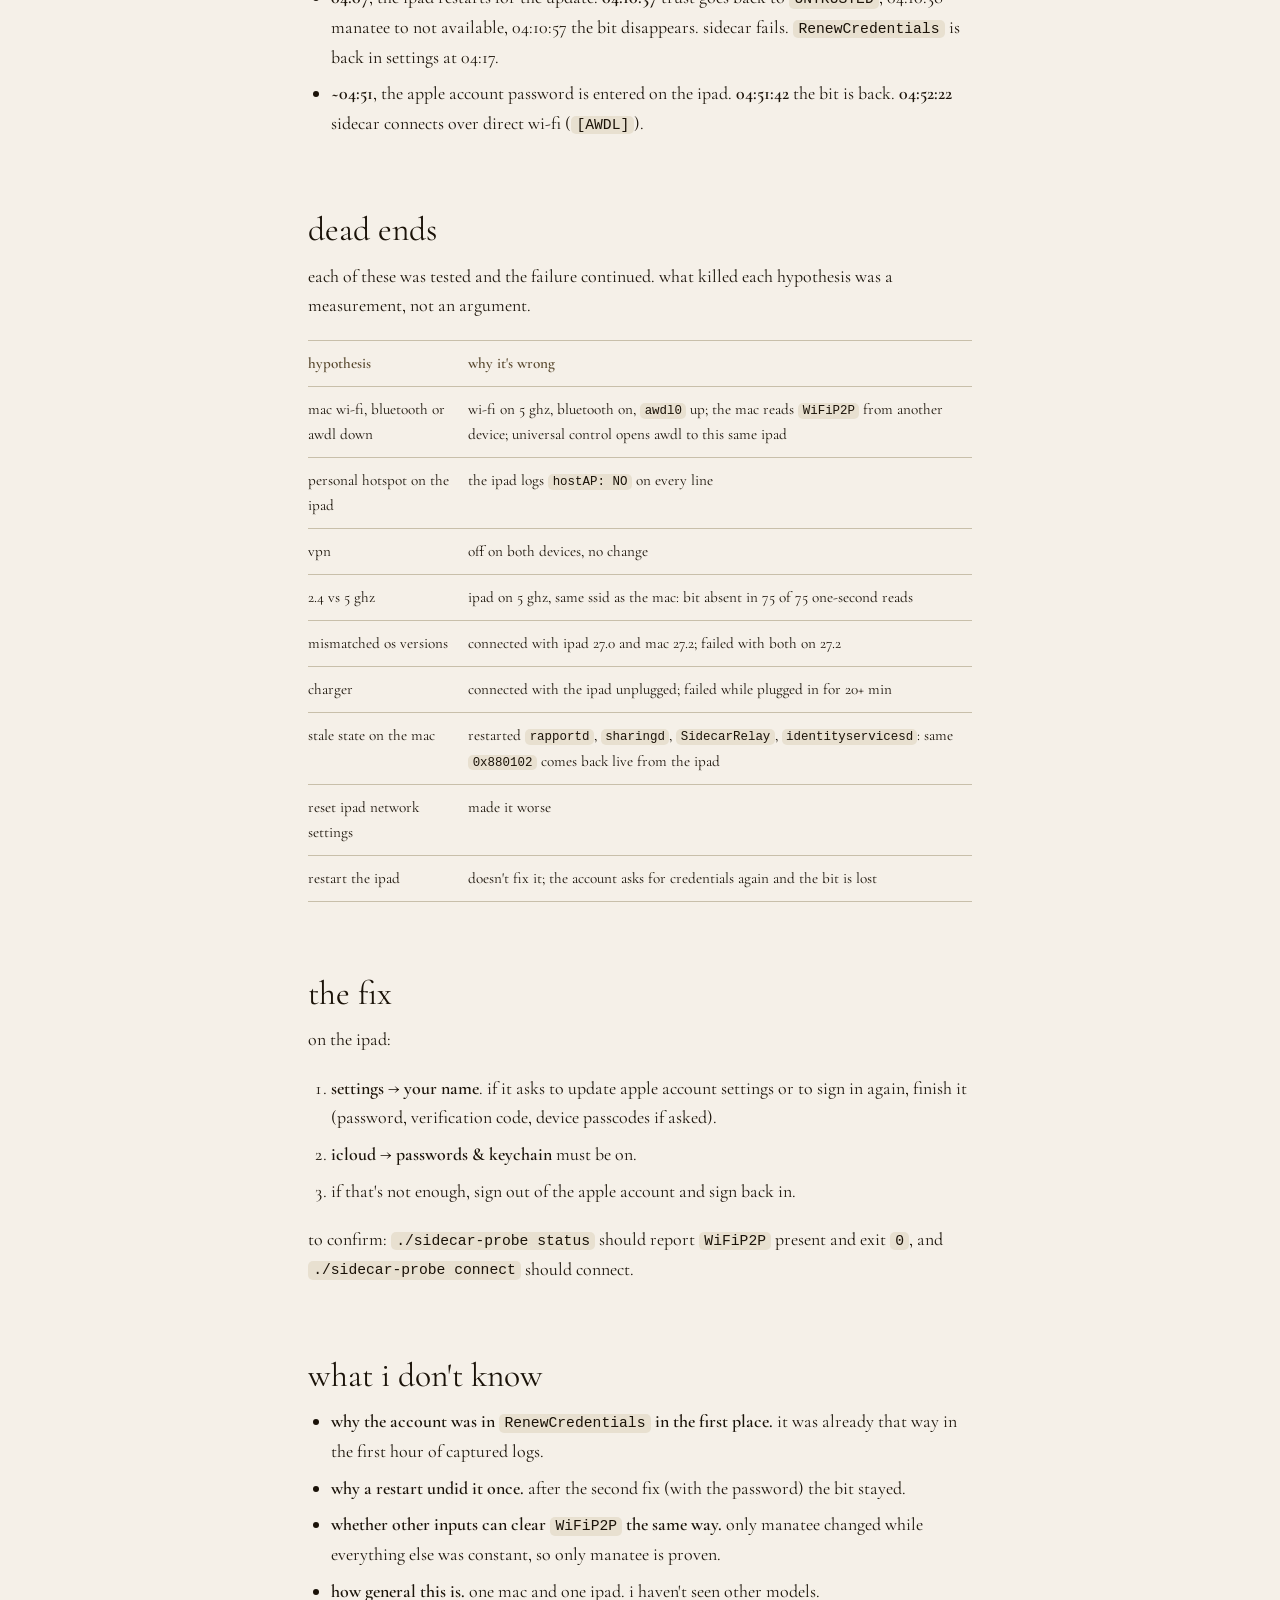
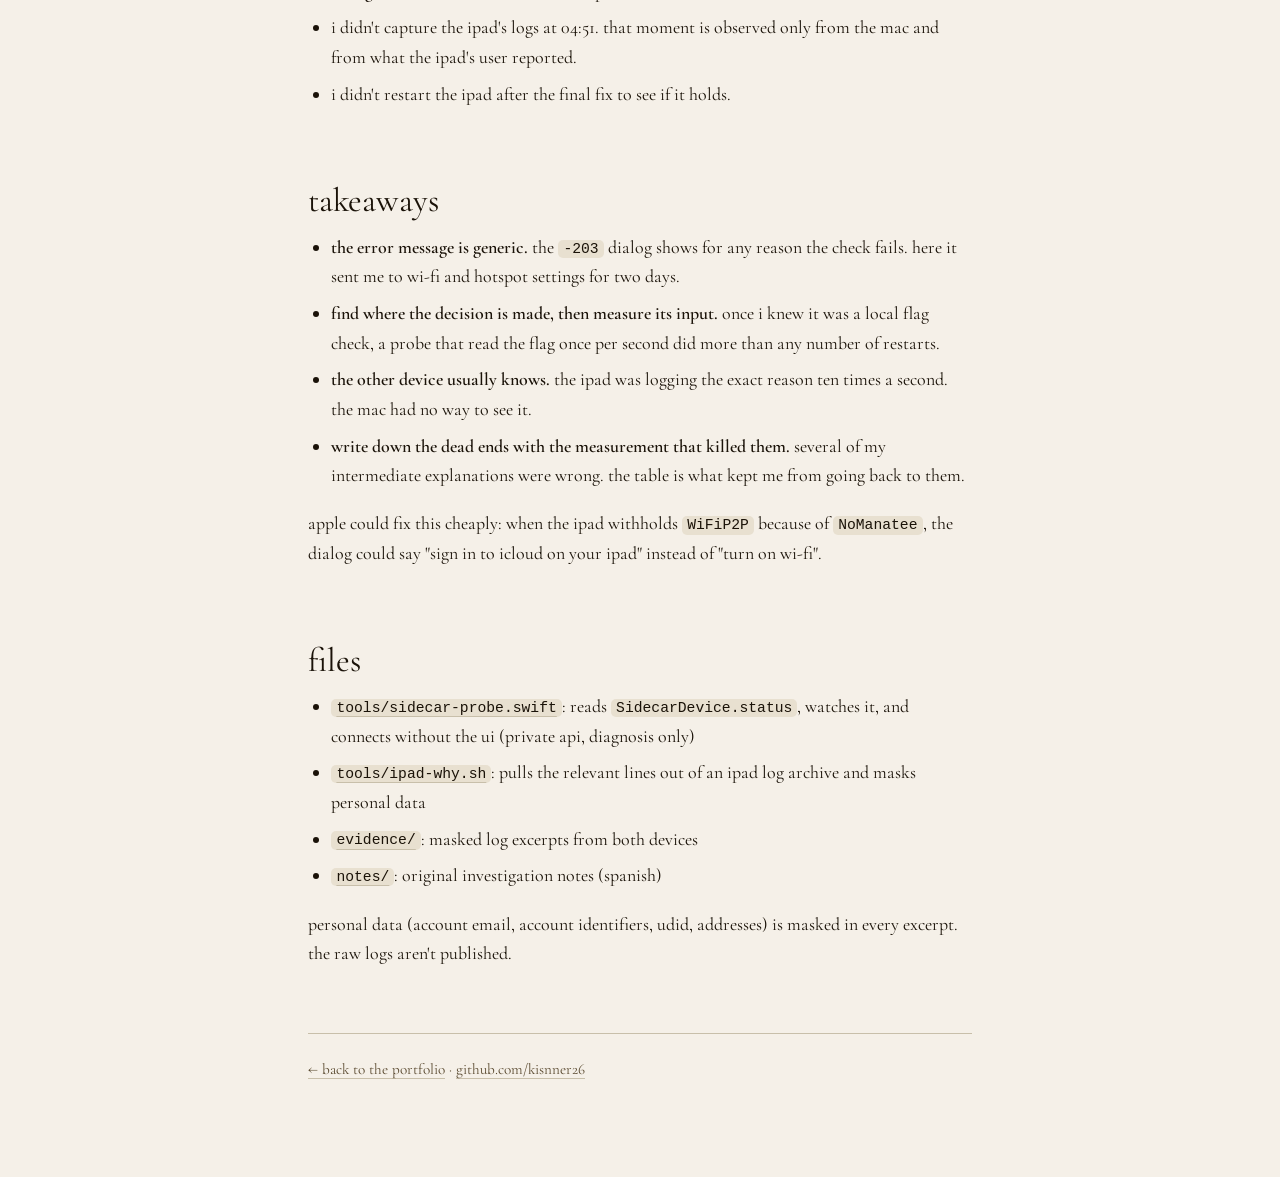
<file: writeups/sidecar/index.html>
<!DOCTYPE html>
<html lang="en">
<head>
<meta charset="UTF-8">
<meta name="viewport" content="width=device-width, initial-scale=1, viewport-fit=cover">
<title>Sidecar said my iPad's Wi-Fi was off. It was iCloud. — Kisnner Obando</title>
<meta name="description" content="How I traced SidecarErrorDomain -203 on macOS 27 from a misleading dialog to one Bluetooth bit, and from that bit to the iPad's iCloud Keychain trust state.">
<meta name="theme-color" content="#f5f0e8">
<link rel="canonical" href="https://kisnner26.github.io/writeups/sidecar/">
<link rel="alternate" hreflang="en" href="https://kisnner26.github.io/writeups/sidecar/">
<link rel="alternate" hreflang="es" href="https://kisnner26.github.io/writeups/sidecar/es/">
<link rel="alternate" hreflang="x-default" href="https://kisnner26.github.io/writeups/sidecar/">
<link rel="icon" href="data:image/svg+xml,%3Csvg xmlns='http://www.w3.org/2000/svg' viewBox='0 0 64 64'%3E%3Crect width='64' height='64' rx='14' fill='%23f5f0e8'/%3E%3Cpath d='M32 55V18M32 27C18 18 12 9 17 5c7 1 13 10 15 22M32 35c14-9 20-18 15-22-7 1-13 10-15 22' fill='none' stroke='%231a1208' stroke-linecap='round' stroke-width='3'/%3E%3C/svg%3E">

<meta property="og:type" content="article">
<meta property="og:url" content="https://kisnner26.github.io/writeups/sidecar/">
<meta property="og:title" content="Sidecar said my iPad's Wi-Fi was off. It was iCloud.">
<meta property="og:description" content="Tracing SidecarErrorDomain -203 on macOS 27 down to one Bluetooth bit and the iPad's iCloud Keychain trust state.">
<meta property="og:image" content="https://kisnner26.github.io/assets/img/writeups/sidecar/cadena-de-causas.png">
<meta name="twitter:card" content="summary_large_image">
<meta name="twitter:title" content="Sidecar said my iPad's Wi-Fi was off. It was iCloud.">
<meta name="twitter:description" content="Tracing SidecarErrorDomain -203 on macOS 27 down to one Bluetooth bit and the iPad's iCloud Keychain trust state.">
<meta name="twitter:image" content="https://kisnner26.github.io/assets/img/writeups/sidecar/cadena-de-causas.png">

<link rel="preconnect" href="https://fonts.googleapis.com">
<link rel="preconnect" href="https://fonts.gstatic.com" crossorigin>
<link href="https://fonts.googleapis.com/css2?family=Cormorant+Garamond:ital,wght@0,300;0,400;0,600;1,300;1,400&family=IM+Fell+English:ital@0;1&family=Dancing+Script:wght@700&display=swap" rel="stylesheet">
<link rel="stylesheet" href="../../css/tokens.css">
<link rel="stylesheet" href="../../css/base.css">
<link rel="stylesheet" href="../../css/components/writeup.css">

<script>
  // aplica el tema guardado antes de pintar, para evitar el parpadeo
  try { var t = localStorage.getItem('theme'); if (t) document.documentElement.dataset.theme = t; } catch (e) {}
</script>
</head>
<body style="padding-bottom:0">
<article class="wu">
  <nav class="wu-top" aria-label="Navegación">
    <a class="wu-back" href="../../#writeups">← portafolio</a>
    <a class="wu-back" href="es/" hreflang="es" lang="es">español</a>
    <button class="wu-theme" type="button" id="theme" aria-label="Cambiar entre papel y noche">☾ Noche</button>
  </nav>

  <header class="wu-head">
    <span class="wu-eyebrow">writeup</span>
    <h1 class="wu-title">sidecar said my ipad's wi-fi was off. it was icloud.</h1>
    <p class="wu-meta">kisnner obando · september 2026 · macos 27 / ipados 27 · <a href="https://github.com/kisnner26/sidecar-wifi-macos27" target="_blank" rel="noopener noreferrer">code and evidence</a></p>
  </header>

  <figure class="wu-fig wu-lead-fig"><a href="../../assets/img/writeups/sidecar/error-dialogo.png"><img src="../../assets/img/writeups/sidecar/error-dialogo.png" alt="macos dialog: sidecar can't connect wirelessly because your ipad's wi-fi is not available"></a></figure>

  <div class="wu-body">
<p>a writeup of how i traced <code>SidecarErrorDomain -203</code> on macos 27 from a misleading dialog down to one bluetooth bit, and from that bit to the ipad's icloud keychain trust state. no patching, no sip changes, no modified apple processes: just logs, a private framework read from a small probe, and a lot of measuring.</p>
<h2>tl;dr</h2>
<ul>
<li>the dialog blames wi-fi. wi-fi was fine the whole time.</li>
<li>the mac decides in 25 ms, locally, based on a status bit the ipad advertises over bluetooth: <code>0x200</code> (<code>WiFiP2P</code>). no bit, no wireless sidecar.</li>
<li>the ipad logs why it withholds that bit, every ~100 ms: <code>Manatee: NO</code>.</li>
<li>manatee (icloud keychain end-to-end encryption) was down because the ipad's apple account had fallen out of the trust circle (<code>RenewCredentials</code> pending in settings).</li>
<li>completing the apple account prompt on the ipad brought manatee back, the bit came back 5 s later, and sidecar connected.</li>
</ul>
<figure class="wu-fig"><a href="../../assets/img/writeups/sidecar/cadena-de-causas.png"><img src="../../assets/img/writeups/sidecar/cadena-de-causas.png" alt="chain of causes, from the icloud sign-in to error -203" loading="lazy"></a></figure>
<h2>setup</h2>
<div class="table-wrap"><table>

<tbody>
<tr>
<td>mac</td>
<td><code>MacBookPro17,1</code> (m1, 2020), macos 27.0 <code>26A5425a</code>, later 27.2 beta 1 <code>26B5086k</code></td>
</tr>
<tr>
<td>ipad</td>
<td><code>iPad13,10</code> (12.9" ipad pro, 5th gen), ipados 27.0 <code>24A435</code>, later 27.2 <code>24B5084k</code></td>
</tr>
<tr>
<td>network</td>
<td>same home wi-fi, mac on 5 ghz channel 44 the whole time</td>
</tr>
<tr>
<td>usb cable</td>
<td>sidecar always worked</td>
</tr>
</tbody>
</table></div>
<p>the problem showed up on september 6 with macos 27.0. i spent two days on the mac side, reset the ipad's network settings (which made things worse: the cable stopped working too until trust was rebuilt) and gave up. i came back to it on september 21 with a different approach: stop guessing, build a probe, measure.</p>
<h2>1. the error never touches the network</h2>
<p>the mac log for a failed attempt:</p>
<pre><code>SidecarRelay: Connecting to IDS &lt;ipad&gt; 'com.apple.sidecar.display'
SidecarRelay: Open Session Failed: SidecarErrorDomain (-203)
SidecarDisplayAgent: Encountered unrecoverable error: SidecarErrorDomain Code=-203 "SidecarErrorDeviceWiFiNotEnabled"
</code></pre>
<p>25 ms between the first and second line. you can't open a network session and fail it in 25 ms. this is a local check.</p>
<p>the error comes from <code>/usr/libexec/SidecarRelay</code> (swift, <code>arm64e</code>). in build <code>26B5086k</code> exactly one instruction loads the code: <code>mov x2, #-0xcb</code> at <code>0x100046908</code>. it's reached through <code>tbz w22, #0x0, 0x100046900</code>, from a block that masks the device's flags (<code>and</code> + <code>cmp</code>/<code>ccmp</code>) and, when they don't match, calls <code>String.hasPrefix</code> to pick between two errors. the binary also carries the strings <code>RapportStatusFlags</code>, <code>WiFiP2P</code>, <code>WiFiOff</code>, <code>WiFiHostAP</code>, <code>iWiFi</code>, <code>ForceAWDL</code> and <code>ForceUSB</code>.</p>
<p>i didn't fully decode what each mask means. what i can say from the disassembly is that the decision is a flag check. which flag matters came from measuring, below.</p>
<h2>2. measuring the flag</h2>
<p><code>SidecarCore</code> is a private framework. its <code>SidecarDisplayManager</code> exposes <code>sharedManager</code>, <code>devices</code>, <code>connectToDevice:withConfig:completion:</code> and a <code>status</code> property on each <code>SidecarDevice</code>. that property is the rapport status bitmask the ipad advertises over bluetooth. the same number shows up in <code>sharingd</code> as <code>SF 0x…</code> and in <code>SidecarRelay</code> as <code>Device Changed &lt;…&gt;</code>.</p>
<p>i wrote <a href="https://github.com/kisnner26/sidecar-wifi-macos27/blob/master/tools/sidecar-probe.swift" target="_blank" rel="noopener noreferrer"><code>sidecar-probe</code></a>, a small swift tool that loads the framework and reads that property, prints it once per second, and can trigger the same connect call the display menu uses. that turned "sidecar is broken" into something i could watch:</p>
<div class="table-wrap"><table>
<thead>
<tr>
<th><code>status</code></th>
<th>flags</th>
<th>wireless sidecar</th>
</tr>
</thead>
<tbody>
<tr>
<td><code>0x880102</code></td>
<td><code>BLE DuetSync Owner ApplePay</code></td>
<td>fails, <code>-203</code></td>
</tr>
<tr>
<td><code>0x880302</code></td>
<td><code>BLE DuetSync WiFiP2P Owner ApplePay</code></td>
<td>connects</td>
</tr>
</tbody>
</table></div>
<p>one bit: <strong><code>0x200</code>, <code>WiFiP2P</code></strong>. over usb the ipad advertises <code>iWiFi … USB</code> instead and the bit isn't needed, which is why the cable always worked.</p>
<p>this also explains a confusing detail: universal control opened awdl (apple wireless direct link) connections with the same ipad while sidecar refused to. <code>rapportd</code> brings awdl up on demand through <code>NeedsAWDL</code> events and ignores devices "that do not have expected status flags". universal control goes through a forced path (<code>ForceAWDL</code>). sidecar doesn't.</p>
<p>so the question changed from "why is sidecar broken" to "why doesn't the ipad advertise <code>WiFiP2P</code>".</p>
<h2>3. the bit showed up on its own</h2>
<p>with the probe running, at <strong>03:06:45</strong> the ipad went from <code>BLE DuetSync Owner ApplePay</code> to <code>BLE DuetSync WiFiP2P Owner ApplePay … MultiUserDevice</code>. sidecar connected at 03:10. at 04:07 the ipad restarted to install an update, the bit disappeared again, and sidecar went back to <code>-203</code>.</p>
<p>that gave me a window with the bit and a window without it. every successful connection fell inside the window with the bit, and every failure fell outside.</p>
<figure class="wu-fig"><a href="../../assets/img/writeups/sidecar/linea-de-tiempo.png"><img src="../../assets/img/writeups/sidecar/linea-de-tiempo.png" alt="timeline of the WiFiP2P bit and the sidecar attempts" loading="lazy"></a></figure>
<p>the person using the ipad remembered that around 03:06 an icloud alert had asked for the ipad passcode and then the iphone's. that was the first real lead.</p>
<h2>4. the ipad says why</h2>
<p>the mac can only see the result. the ipad knows the reason, so i pulled its logs over the cable:</p>
<pre><code>sudo log collect --device-udid &lt;UDID&gt; --last 10h --output /tmp/ipad.logarchive</code></pre>
<p>1.1 gb. in <code>sharingd</code> (<code>SDNearbyAgentCore</code>), roughly every 100 ms:</p>
<pre><code>WiFiP2P bit is not set, WiFi state: Connected, hostAP: NO, NearbyAction scan: on, Manatee: NO
</code></pre>
<p>the ipad decides from four inputs: wi-fi state, whether it's a hotspot, whether nearby-action scanning is on, and whether manatee is available. three of them were fine the whole night. the only negative was <code>Manatee: NO</code>.</p>
<div class="table-wrap"><table>
<thead>
<tr>
<th>period</th>
<th><code>WiFi state</code></th>
<th><code>hostAP</code></th>
<th><code>scan</code></th>
<th><code>Manatee</code></th>
<th>bit</th>
</tr>
</thead>
<tbody>
<tr>
<td>hours before 03:06</td>
<td><code>Connected</code></td>
<td><code>NO</code></td>
<td><code>on</code></td>
<td><strong><code>NO</code></strong></td>
<td>no</td>
</tr>
<tr>
<td>03:06:45 to 04:07</td>
<td><code>Connected</code></td>
<td><code>NO</code></td>
<td><code>on</code></td>
<td>available</td>
<td><strong>yes</strong></td>
</tr>
<tr>
<td>after the restart</td>
<td><code>Connected</code></td>
<td><code>NO</code></td>
<td><code>on</code></td>
<td><strong><code>NO</code></strong></td>
<td>no</td>
</tr>
</tbody>
</table></div>
<p>this line also ruled out, from the ipad's own point of view, two things i had spent days on: wi-fi (<code>Connected</code>) and personal hotspot (<code>hostAP: NO</code>).</p>
<h2>5. why manatee was down</h2>
<p>manatee is the end-to-end encryption layer for icloud keychain and other protected data. it depends on the device being trusted in the account's octagon trust circle. the ipad's logs showed the whole chain:</p>
<ul>
<li><code>cdpd</code> / <code>CDPManateeStateController</code>: <code>Manatee not available due to circle failure with error: CDPStateError Code=-5403</code></li>
<li><code>securityd</code>: <code>trust status: (excluded)</code>, <code>updated account trust state: UNTRUSTED</code>, from 23:00, the first line captured</li>
<li><code>rapportd</code>: error flag <code>0x100 &lt; NoManatee &gt;</code></li>
<li>settings: follow-up <code>com.apple.AAFollowUpIdentifier.RenewCredentials</code> pending every time settings read its list (00:22, 00:25, 02:14, 02:15). opening settings didn't clear it.</li>
</ul>
<p>and the moment it was fixed, to the millisecond:</p>
<pre><code>03:06:37  securityd  new syncing policy (views include Manatee)
03:06:40  securityd  updated account trust state: TRUSTED      (.134)
03:06:40  sharingd   Manatee is available                      (.119)
03:06:40  rapportd   Error flags changed: 0x100 &lt; NoManatee &gt; -&gt; 0x0
03:06:45  mac        ipad starts advertising WiFiP2P
03:06:52  settings   RenewCredentials no longer pending
</code></pre>
<h2>6. reproducing it</h2>
<p>a correlation from one event is a story. i wanted the chain to break and heal again.</p>
<ul>
<li><strong>04:07</strong>, the ipad restarts for the update. <strong>04:10:37</strong> trust goes back to <code>UNTRUSTED</code>, 04:10:38 manatee to not available, 04:10:57 the bit disappears. sidecar fails. <code>RenewCredentials</code> is back in settings at 04:17.</li>
<li><strong>~04:51</strong>, the apple account password is entered on the ipad. <strong>04:51:42</strong> the bit is back. <strong>04:52:22</strong> sidecar connects over direct wi-fi (<code>[AWDL]</code>).</li>
</ul>
<h2>dead ends</h2>
<p>each of these was tested and the failure continued. what killed each hypothesis was a measurement, not an argument.</p>
<div class="table-wrap"><table>
<thead>
<tr>
<th>hypothesis</th>
<th>why it's wrong</th>
</tr>
</thead>
<tbody>
<tr>
<td>mac wi-fi, bluetooth or awdl down</td>
<td>wi-fi on 5 ghz, bluetooth on, <code>awdl0</code> up; the mac reads <code>WiFiP2P</code> from another device; universal control opens awdl to this same ipad</td>
</tr>
<tr>
<td>personal hotspot on the ipad</td>
<td>the ipad logs <code>hostAP: NO</code> on every line</td>
</tr>
<tr>
<td>vpn</td>
<td>off on both devices, no change</td>
</tr>
<tr>
<td>2.4 vs 5 ghz</td>
<td>ipad on 5 ghz, same ssid as the mac: bit absent in 75 of 75 one-second reads</td>
</tr>
<tr>
<td>mismatched os versions</td>
<td>connected with ipad 27.0 and mac 27.2; failed with both on 27.2</td>
</tr>
<tr>
<td>charger</td>
<td>connected with the ipad unplugged; failed while plugged in for 20+ min</td>
</tr>
<tr>
<td>stale state on the mac</td>
<td>restarted <code>rapportd</code>, <code>sharingd</code>, <code>SidecarRelay</code>, <code>identityservicesd</code>: same <code>0x880102</code> comes back live from the ipad</td>
</tr>
<tr>
<td>reset ipad network settings</td>
<td>made it worse</td>
</tr>
<tr>
<td>restart the ipad</td>
<td>doesn't fix it; the account asks for credentials again and the bit is lost</td>
</tr>
</tbody>
</table></div>
<h2>the fix</h2>
<p>on the ipad:</p>
<ol>
<li><strong>settings → your name</strong>. if it asks to update apple account settings or to sign in again, finish it (password, verification code, device passcodes if asked).</li>
<li><strong>icloud → passwords &amp; keychain</strong> must be on.</li>
<li>if that's not enough, sign out of the apple account and sign back in.</li>
</ol>
<p>to confirm: <code>./sidecar-probe status</code> should report <code>WiFiP2P</code> present and exit <code>0</code>, and <code>./sidecar-probe connect</code> should connect.</p>
<h2>what i don't know</h2>
<ul>
<li><strong>why the account was in <code>RenewCredentials</code> in the first place.</strong> it was already that way in the first hour of captured logs.</li>
<li><strong>why a restart undid it once.</strong> after the second fix (with the password) the bit stayed.</li>
<li><strong>whether other inputs can clear <code>WiFiP2P</code> the same way.</strong> only manatee changed while everything else was constant, so only manatee is proven.</li>
<li><strong>how general this is.</strong> one mac and one ipad. i haven't seen other models.</li>
<li>i didn't capture the ipad's logs at 04:51. that moment is observed only from the mac and from what the ipad's user reported.</li>
<li>i didn't restart the ipad after the final fix to see if it holds.</li>
</ul>
<h2>takeaways</h2>
<ul>
<li><strong>the error message is generic.</strong> the <code>-203</code> dialog shows for any reason the check fails. here it sent me to wi-fi and hotspot settings for two days.</li>
<li><strong>find where the decision is made, then measure its input.</strong> once i knew it was a local flag check, a probe that read the flag once per second did more than any number of restarts.</li>
<li><strong>the other device usually knows.</strong> the ipad was logging the exact reason ten times a second. the mac had no way to see it.</li>
<li><strong>write down the dead ends with the measurement that killed them.</strong> several of my intermediate explanations were wrong. the table is what kept me from going back to them.</li>
</ul>
<p>apple could fix this cheaply: when the ipad withholds <code>WiFiP2P</code> because of <code>NoManatee</code>, the dialog could say "sign in to icloud on your ipad" instead of "turn on wi-fi".</p>
<h2>files</h2>
<ul>
<li><a href="https://github.com/kisnner26/sidecar-wifi-macos27/blob/master/tools/sidecar-probe.swift" target="_blank" rel="noopener noreferrer"><code>tools/sidecar-probe.swift</code></a>: reads <code>SidecarDevice.status</code>, watches it, and connects without the ui (private api, diagnosis only)</li>
<li><a href="https://github.com/kisnner26/sidecar-wifi-macos27/blob/master/tools/ipad-why.sh" target="_blank" rel="noopener noreferrer"><code>tools/ipad-why.sh</code></a>: pulls the relevant lines out of an ipad log archive and masks personal data</li>
<li><a href="https://github.com/kisnner26/sidecar-wifi-macos27/tree/master/evidence" target="_blank" rel="noopener noreferrer"><code>evidence/</code></a>: masked log excerpts from both devices</li>
<li><a href="https://github.com/kisnner26/sidecar-wifi-macos27/tree/master/notes" target="_blank" rel="noopener noreferrer"><code>notes/</code></a>: original investigation notes (spanish)</li>
</ul>
<p>personal data (account email, account identifiers, udid, addresses) is masked in every excerpt. the raw logs aren't published.</p>
  </div>

  <footer class="wu-foot">
    <p><a href="../../#writeups">← back to the portfolio</a> · <a href="https://github.com/kisnner26" target="_blank" rel="noopener noreferrer">github.com/kisnner26</a></p>
  </footer>
</article>

<script type="module">
  import { toggleTheme, currentTheme } from '../../js/lib/theme.js';
  const btn = document.getElementById('theme');
  const label = () => { btn.textContent = currentTheme() === 'night' ? '☀ Papel' : '☾ Noche'; };
  label();
  btn.addEventListener('click', () => { toggleTheme(); label(); });
</script>
</body>
</html>
</file>
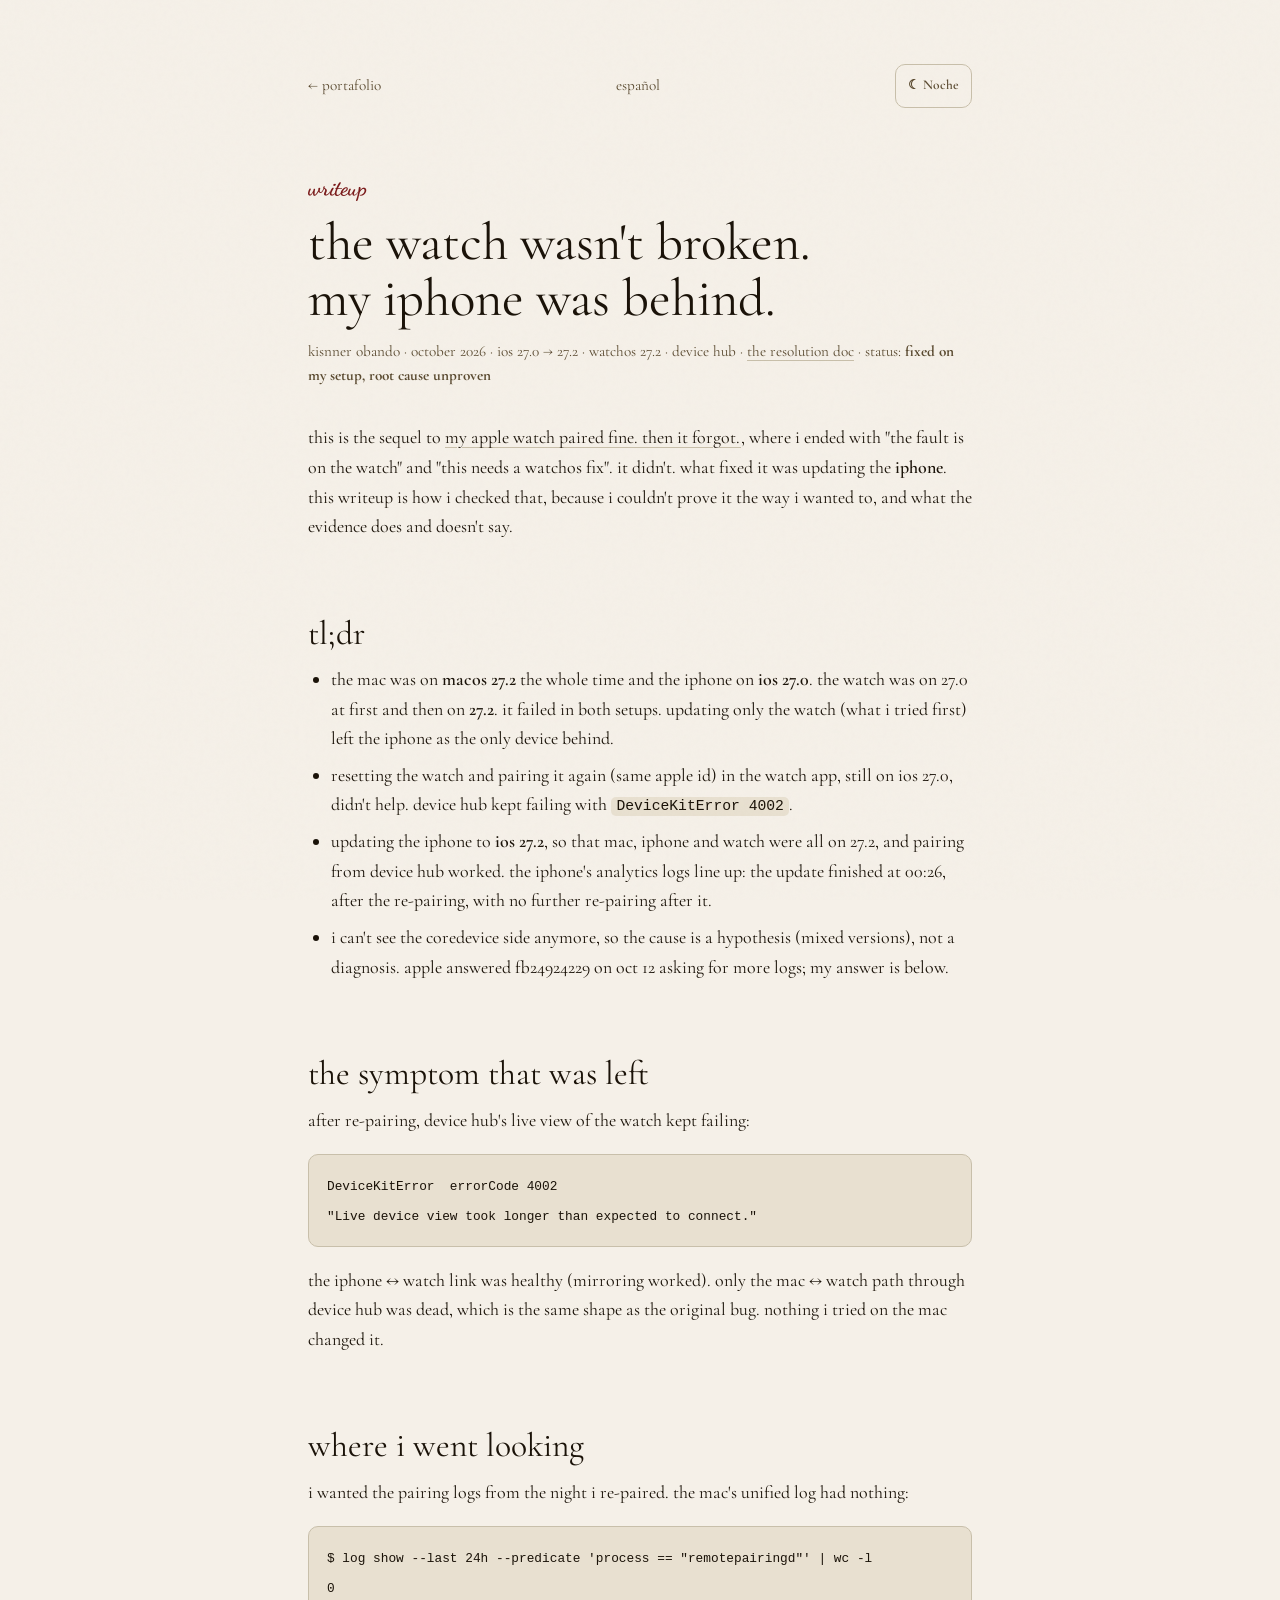
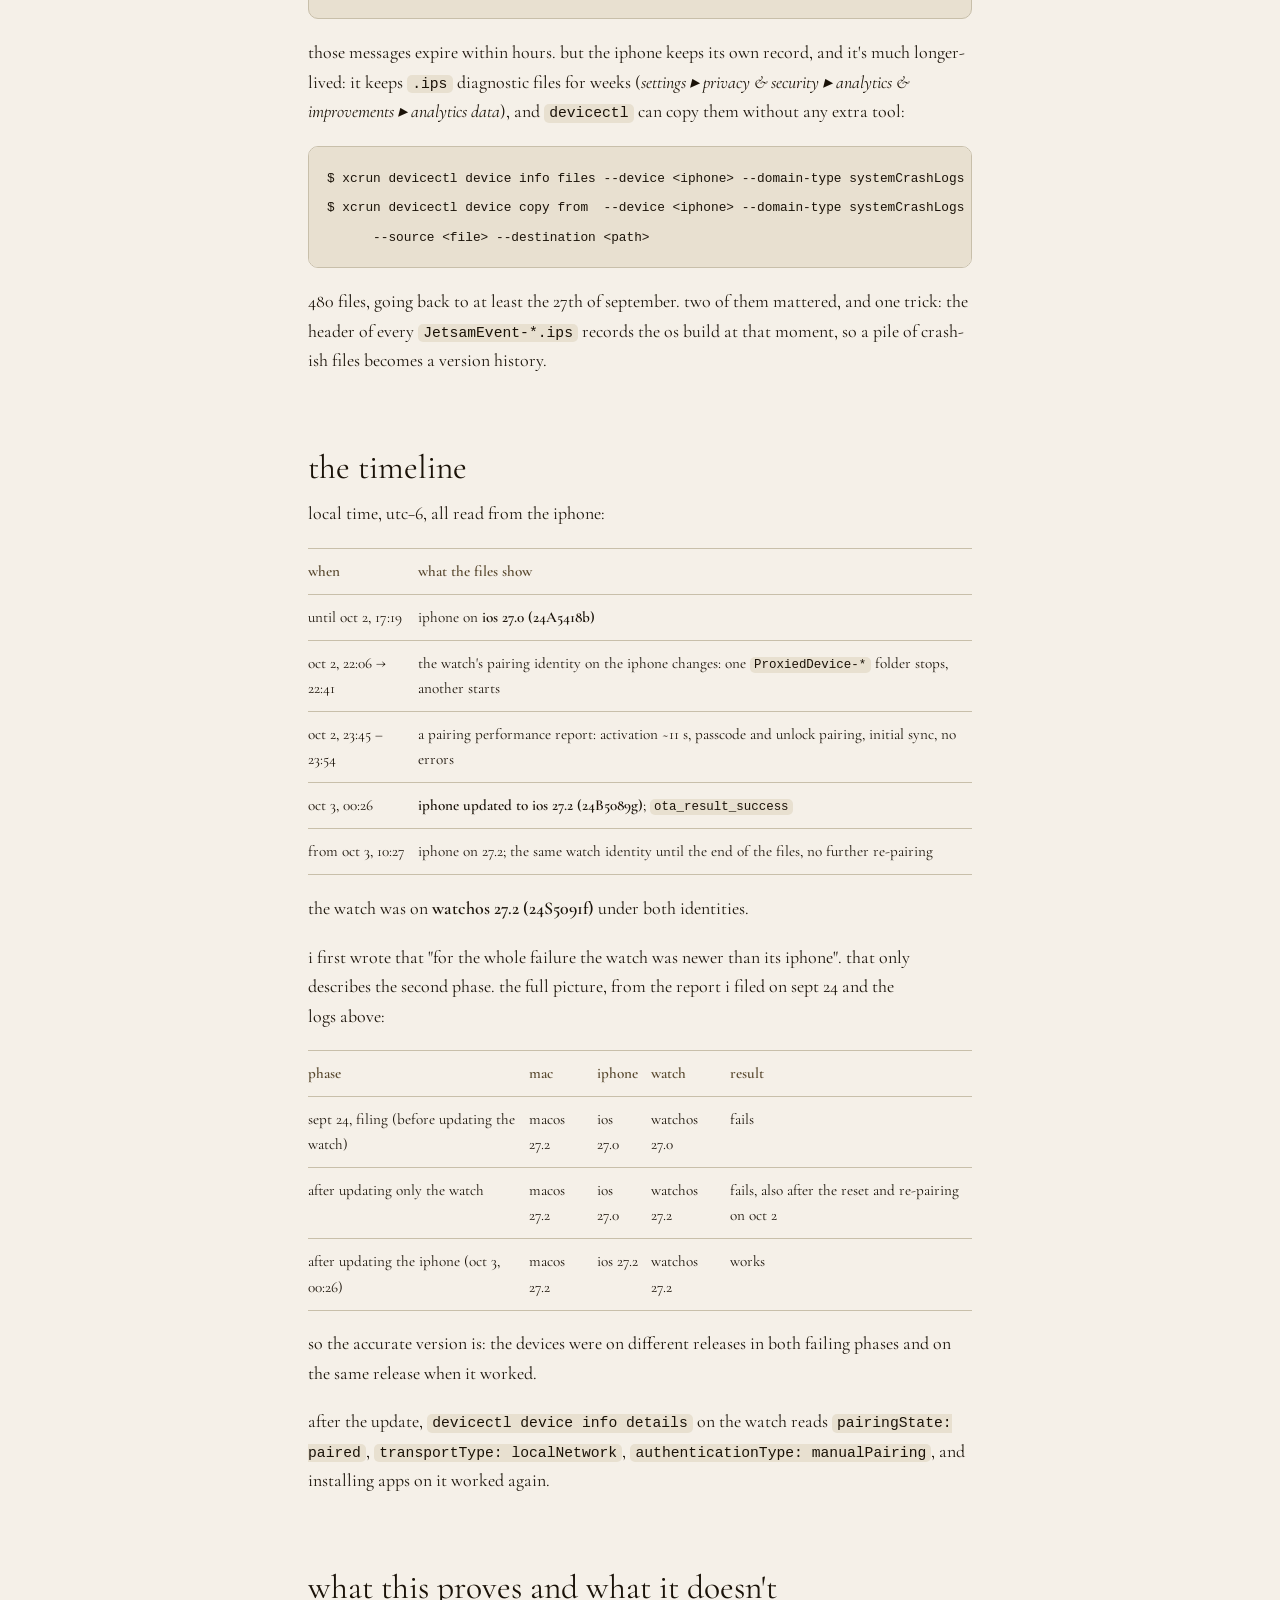
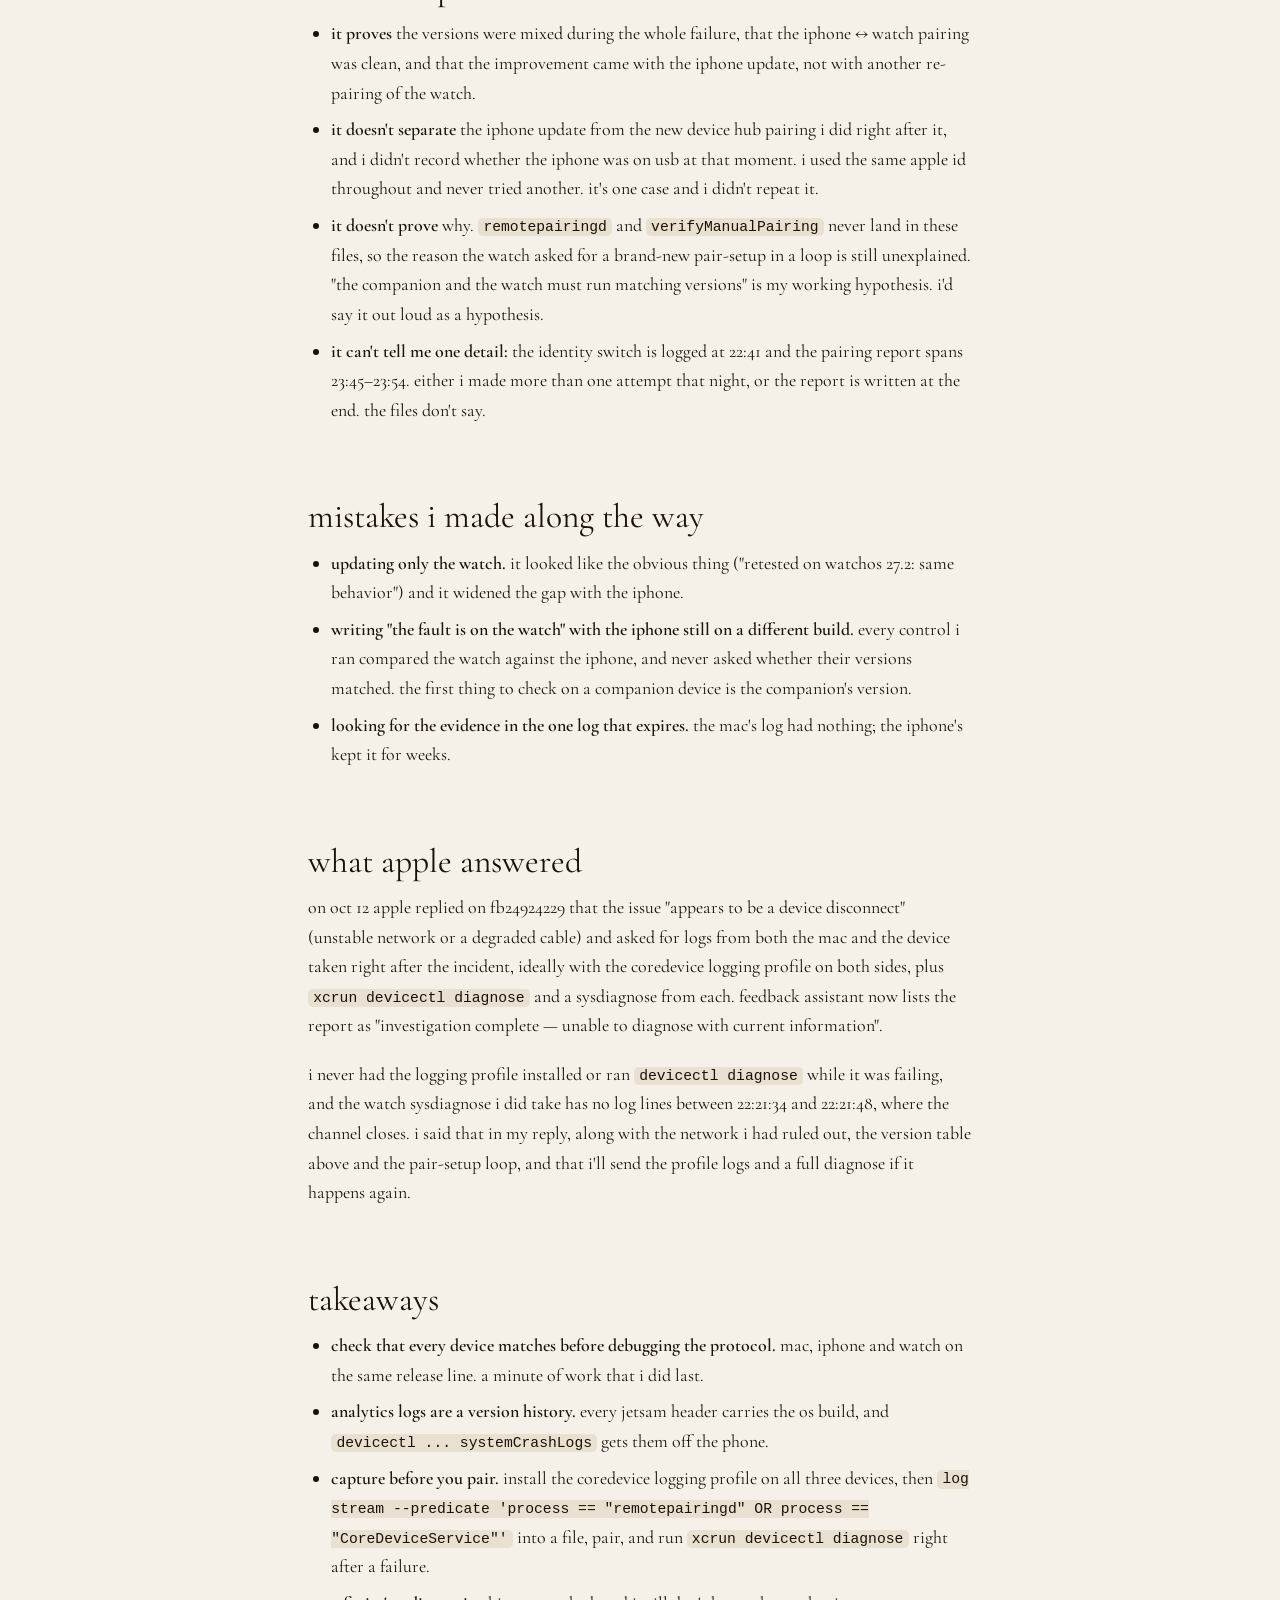
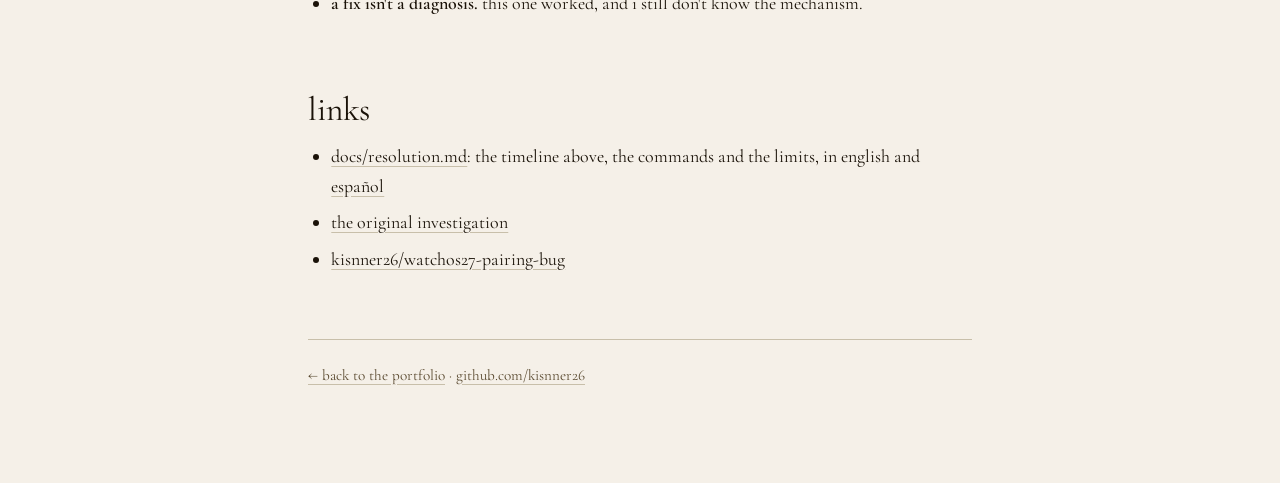
<file: writeups/watch-pairing-fix/index.html>
<!DOCTYPE html>
<html lang="en">
<head>
<meta charset="UTF-8">
<meta name="viewport" content="width=device-width, initial-scale=1, viewport-fit=cover">
<title>The watch wasn't broken. My iPhone was behind. — Kisnner Obando</title>
<meta name="description" content="The fix for the Apple Watch that never reconnected on watchOS 27: the Mac and the watch were on 27.2 while the iPhone was still on 27.0. Reconstructed from the iPhone's own analytics logs, with what they prove and what they don't.">
<meta name="theme-color" content="#f5f0e8">
<link rel="canonical" href="https://kisnner26.github.io/writeups/watch-pairing-fix/">
<link rel="alternate" hreflang="en" href="https://kisnner26.github.io/writeups/watch-pairing-fix/">
<link rel="alternate" hreflang="es" href="https://kisnner26.github.io/writeups/watch-pairing-fix/es/">
<link rel="alternate" hreflang="x-default" href="https://kisnner26.github.io/writeups/watch-pairing-fix/">
<link rel="icon" href="data:image/svg+xml,%3Csvg xmlns='http://www.w3.org/2000/svg' viewBox='0 0 64 64'%3E%3Crect width='64' height='64' rx='14' fill='%23f5f0e8'/%3E%3Cpath d='M32 55V18M32 27C18 18 12 9 17 5c7 1 13 10 15 22M32 35c14-9 20-18 15-22-7 1-13 10-15 22' fill='none' stroke='%231a1208' stroke-linecap='round' stroke-width='3'/%3E%3C/svg%3E">

<meta property="og:type" content="article">
<meta property="og:url" content="https://kisnner26.github.io/writeups/watch-pairing-fix/">
<meta property="og:title" content="The watch wasn't broken. My iPhone was behind.">
<meta property="og:description" content="The fix for the Apple Watch that never reconnected on watchOS 27: the Mac and the watch were on 27.2 while the iPhone was still on 27.0. Reconstructed from the iPhone's own analytics logs, with what they prove and what they don't.">
<meta name="twitter:card" content="summary">
<meta name="twitter:title" content="The watch wasn't broken. My iPhone was behind.">
<meta name="twitter:description" content="The fix for the Apple Watch that never reconnected on watchOS 27: the Mac and the watch were on 27.2 while the iPhone was still on 27.0. Reconstructed from the iPhone's own analytics logs, with what they prove and what they don't.">

<link rel="preconnect" href="https://fonts.googleapis.com">
<link rel="preconnect" href="https://fonts.gstatic.com" crossorigin>
<link href="https://fonts.googleapis.com/css2?family=Cormorant+Garamond:ital,wght@0,300;0,400;0,600;1,300;1,400&family=IM+Fell+English:ital@0;1&family=Dancing+Script:wght@700&display=swap" rel="stylesheet">
<link rel="stylesheet" href="../../css/tokens.css">
<link rel="stylesheet" href="../../css/base.css">
<link rel="stylesheet" href="../../css/components/writeup.css">

<script>
  // aplica el tema guardado antes de pintar, para evitar el parpadeo
  try { var t = localStorage.getItem('theme'); if (t) document.documentElement.dataset.theme = t; } catch (e) {}
</script>
</head>
<body style="padding-bottom:0">
<article class="wu">
  <nav class="wu-top" aria-label="Navegación">
    <a class="wu-back" href="../../#writeups">← portafolio</a>
    <a class="wu-back" href="es/" hreflang="es" lang="es">español</a>
    <button class="wu-theme" type="button" id="theme" aria-label="Cambiar entre papel y noche">☾ Noche</button>
  </nav>

  <header class="wu-head">
    <span class="wu-eyebrow">writeup</span>
    <h1 class="wu-title">the watch wasn't broken. my iphone was behind.</h1>
    <p class="wu-meta">kisnner obando · october 2026 · ios 27.0 → 27.2 · watchos 27.2 · device hub · <a href="https://github.com/kisnner26/watchos27-pairing-bug/blob/main/docs/resolution.md" target="_blank" rel="noopener noreferrer">the resolution doc</a> · status: <strong>fixed on my setup, root cause unproven</strong></p>
  </header>

  <div class="wu-body">
<p>this is the sequel to <a href="../watch-pairing/">my apple watch paired fine. then it forgot.</a>, where i ended with "the fault is on the watch" and "this needs a watchos fix". it didn't. what fixed it was updating the <strong>iphone</strong>. this writeup is how i checked that, because i couldn't prove it the way i wanted to, and what the evidence does and doesn't say.</p>
<h2>tl;dr</h2>
<ul>
<li>the mac was on <strong>macos 27.2</strong> the whole time and the iphone on <strong>ios 27.0</strong>. the watch was on 27.0 at first and then on <strong>27.2</strong>. it failed in both setups. updating only the watch (what i tried first) left the iphone as the only device behind.</li>
<li>resetting the watch and pairing it again (same apple id) in the watch app, still on ios 27.0, didn't help. device hub kept failing with <code>DeviceKitError 4002</code>.</li>
<li>updating the iphone to <strong>ios 27.2</strong>, so that mac, iphone and watch were all on 27.2, and pairing from device hub worked. the iphone's analytics logs line up: the update finished at 00:26, after the re-pairing, with no further re-pairing after it.</li>
<li>i can't see the coredevice side anymore, so the cause is a hypothesis (mixed versions), not a diagnosis. apple answered fb24924229 on oct 12 asking for more logs; my answer is below.</li>
</ul>
<h2>the symptom that was left</h2>
<p>after re-pairing, device hub's live view of the watch kept failing:</p>
<pre><code>DeviceKitError  errorCode 4002
"Live device view took longer than expected to connect."
</code></pre>
<p>the iphone ↔ watch link was healthy (mirroring worked). only the mac ↔ watch path through device hub was dead, which is the same shape as the original bug. nothing i tried on the mac changed it.</p>
<h2>where i went looking</h2>
<p>i wanted the pairing logs from the night i re-paired. the mac's unified log had nothing:</p>
<pre><code>$ log show --last 24h --predicate 'process == "remotepairingd"' | wc -l
0
</code></pre>
<p>those messages expire within hours. but the iphone keeps its own record, and it's much longer-lived: it keeps <code>.ips</code> diagnostic files for weeks (<em>settings ▸ privacy &amp; security ▸ analytics &amp; improvements ▸ analytics data</em>), and <code>devicectl</code> can copy them without any extra tool:</p>
<pre><code>$ xcrun devicectl device info files --device &lt;iphone&gt; --domain-type systemCrashLogs
$ xcrun devicectl device copy from  --device &lt;iphone&gt; --domain-type systemCrashLogs \
      --source &lt;file&gt; --destination &lt;path&gt;
</code></pre>
<p>480 files, going back to at least the 27th of september. two of them mattered, and one trick: the header of every <code>JetsamEvent-*.ips</code> records the os build at that moment, so a pile of crash-ish files becomes a version history.</p>
<h2>the timeline</h2>
<p>local time, utc−6, all read from the iphone:</p>
<div class="table-wrap"><table>
<tr><th>when</th><th>what the files show</th></tr>
<tr><td>until oct 2, 17:19</td><td>iphone on <strong>ios 27.0 (24A5418b)</strong></td></tr>
<tr><td>oct 2, 22:06 → 22:41</td><td>the watch's pairing identity on the iphone changes: one <code>ProxiedDevice-*</code> folder stops, another starts</td></tr>
<tr><td>oct 2, 23:45 – 23:54</td><td>a pairing performance report: activation ~11 s, passcode and unlock pairing, initial sync, no errors</td></tr>
<tr><td>oct 3, 00:26</td><td><strong>iphone updated to ios 27.2 (24B5089g)</strong>; <code>ota_result_success</code></td></tr>
<tr><td>from oct 3, 10:27</td><td>iphone on 27.2; the same watch identity until the end of the files, no further re-pairing</td></tr>
</table></div>
<p>the watch was on <strong>watchos 27.2 (24S5091f)</strong> under both identities.</p>
<p>i first wrote that "for the whole failure the watch was newer than its iphone". that only describes the second phase. the full picture, from the report i filed on sept 24 and the logs above:</p>
<div class="table-wrap"><table>
<tr><th>phase</th><th>mac</th><th>iphone</th><th>watch</th><th>result</th></tr>
<tr><td>sept 24, filing (before updating the watch)</td><td>macos 27.2</td><td>ios 27.0</td><td>watchos 27.0</td><td>fails</td></tr>
<tr><td>after updating only the watch</td><td>macos 27.2</td><td>ios 27.0</td><td>watchos 27.2</td><td>fails, also after the reset and re-pairing on oct 2</td></tr>
<tr><td>after updating the iphone (oct 3, 00:26)</td><td>macos 27.2</td><td>ios 27.2</td><td>watchos 27.2</td><td>works</td></tr>
</table></div>
<p>so the accurate version is: the devices were on different releases in both failing phases and on the same release when it worked.</p>
<p>after the update, <code>devicectl device info details</code> on the watch reads <code>pairingState: paired</code>, <code>transportType: localNetwork</code>, <code>authenticationType: manualPairing</code>, and installing apps on it worked again.</p>
<h2>what this proves and what it doesn't</h2>
<ul>
<li><strong>it proves</strong> the versions were mixed during the whole failure, that the iphone ↔ watch pairing was clean, and that the improvement came with the iphone update, not with another re-pairing of the watch.</li>
<li><strong>it doesn't separate</strong> the iphone update from the new device hub pairing i did right after it, and i didn't record whether the iphone was on usb at that moment. i used the same apple id throughout and never tried another. it's one case and i didn't repeat it.</li>
<li><strong>it doesn't prove</strong> why. <code>remotepairingd</code> and <code>verifyManualPairing</code> never land in these files, so the reason the watch asked for a brand-new pair-setup in a loop is still unexplained. "the companion and the watch must run matching versions" is my working hypothesis. i'd say it out loud as a hypothesis.</li>
<li><strong>it can't tell me one detail:</strong> the identity switch is logged at 22:41 and the pairing report spans 23:45–23:54. either i made more than one attempt that night, or the report is written at the end. the files don't say.</li>
</ul>
<h2>mistakes i made along the way</h2>
<ul>
<li><strong>updating only the watch.</strong> it looked like the obvious thing ("retested on watchos 27.2: same behavior") and it widened the gap with the iphone.</li>
<li><strong>writing "the fault is on the watch" with the iphone still on a different build.</strong> every control i ran compared the watch against the iphone, and never asked whether their versions matched. the first thing to check on a companion device is the companion's version.</li>
<li><strong>looking for the evidence in the one log that expires.</strong> the mac's log had nothing; the iphone's kept it for weeks.</li>
</ul>
<h2>what apple answered</h2>
<p>on oct 12 apple replied on fb24924229 that the issue "appears to be a device disconnect" (unstable network or a degraded cable) and asked for logs from both the mac and the device taken right after the incident, ideally with the coredevice logging profile on both sides, plus <code>xcrun devicectl diagnose</code> and a sysdiagnose from each. feedback assistant now lists the report as "investigation complete — unable to diagnose with current information".</p>
<p>i never had the logging profile installed or ran <code>devicectl diagnose</code> while it was failing, and the watch sysdiagnose i did take has no log lines between 22:21:34 and 22:21:48, where the channel closes. i said that in my reply, along with the network i had ruled out, the version table above and the pair-setup loop, and that i'll send the profile logs and a full diagnose if it happens again.</p>
<h2>takeaways</h2>
<ul>
<li><strong>check that every device matches before debugging the protocol.</strong> mac, iphone and watch on the same release line. a minute of work that i did last.</li>
<li><strong>analytics logs are a version history.</strong> every jetsam header carries the os build, and <code>devicectl ... systemCrashLogs</code> gets them off the phone.</li>
<li><strong>capture before you pair.</strong> install the coredevice logging profile on all three devices, then <code>log stream --predicate 'process == "remotepairingd" OR process == "CoreDeviceService"'</code> into a file, pair, and run <code>xcrun devicectl diagnose</code> right after a failure.</li>
<li><strong>a fix isn't a diagnosis.</strong> this one worked, and i still don't know the mechanism.</li>
</ul>
<h2>links</h2>
<ul>
<li><a href="https://github.com/kisnner26/watchos27-pairing-bug/blob/main/docs/resolution.md" target="_blank" rel="noopener noreferrer">docs/resolution.md</a>: the timeline above, the commands and the limits, in english and <a href="https://github.com/kisnner26/watchos27-pairing-bug/blob/main/docs/resolution.es.md" target="_blank" rel="noopener noreferrer">español</a></li>
<li><a href="../watch-pairing/">the original investigation</a></li>
<li><a href="https://github.com/kisnner26/watchos27-pairing-bug" target="_blank" rel="noopener noreferrer">kisnner26/watchos27-pairing-bug</a></li>
</ul>
  </div>

  <footer class="wu-foot">
    <p><a href="../../#writeups">← back to the portfolio</a> · <a href="https://github.com/kisnner26" target="_blank" rel="noopener noreferrer">github.com/kisnner26</a></p>
  </footer>
</article>

<script type="module">
  import { toggleTheme, currentTheme } from '../../js/lib/theme.js';
  const btn = document.getElementById('theme');
  const label = () => { btn.textContent = currentTheme() === 'night' ? '☀ Papel' : '☾ Noche'; };
  label();
  btn.addEventListener('click', () => { toggleTheme(); label(); });
</script>
</body>
</html>
</file>
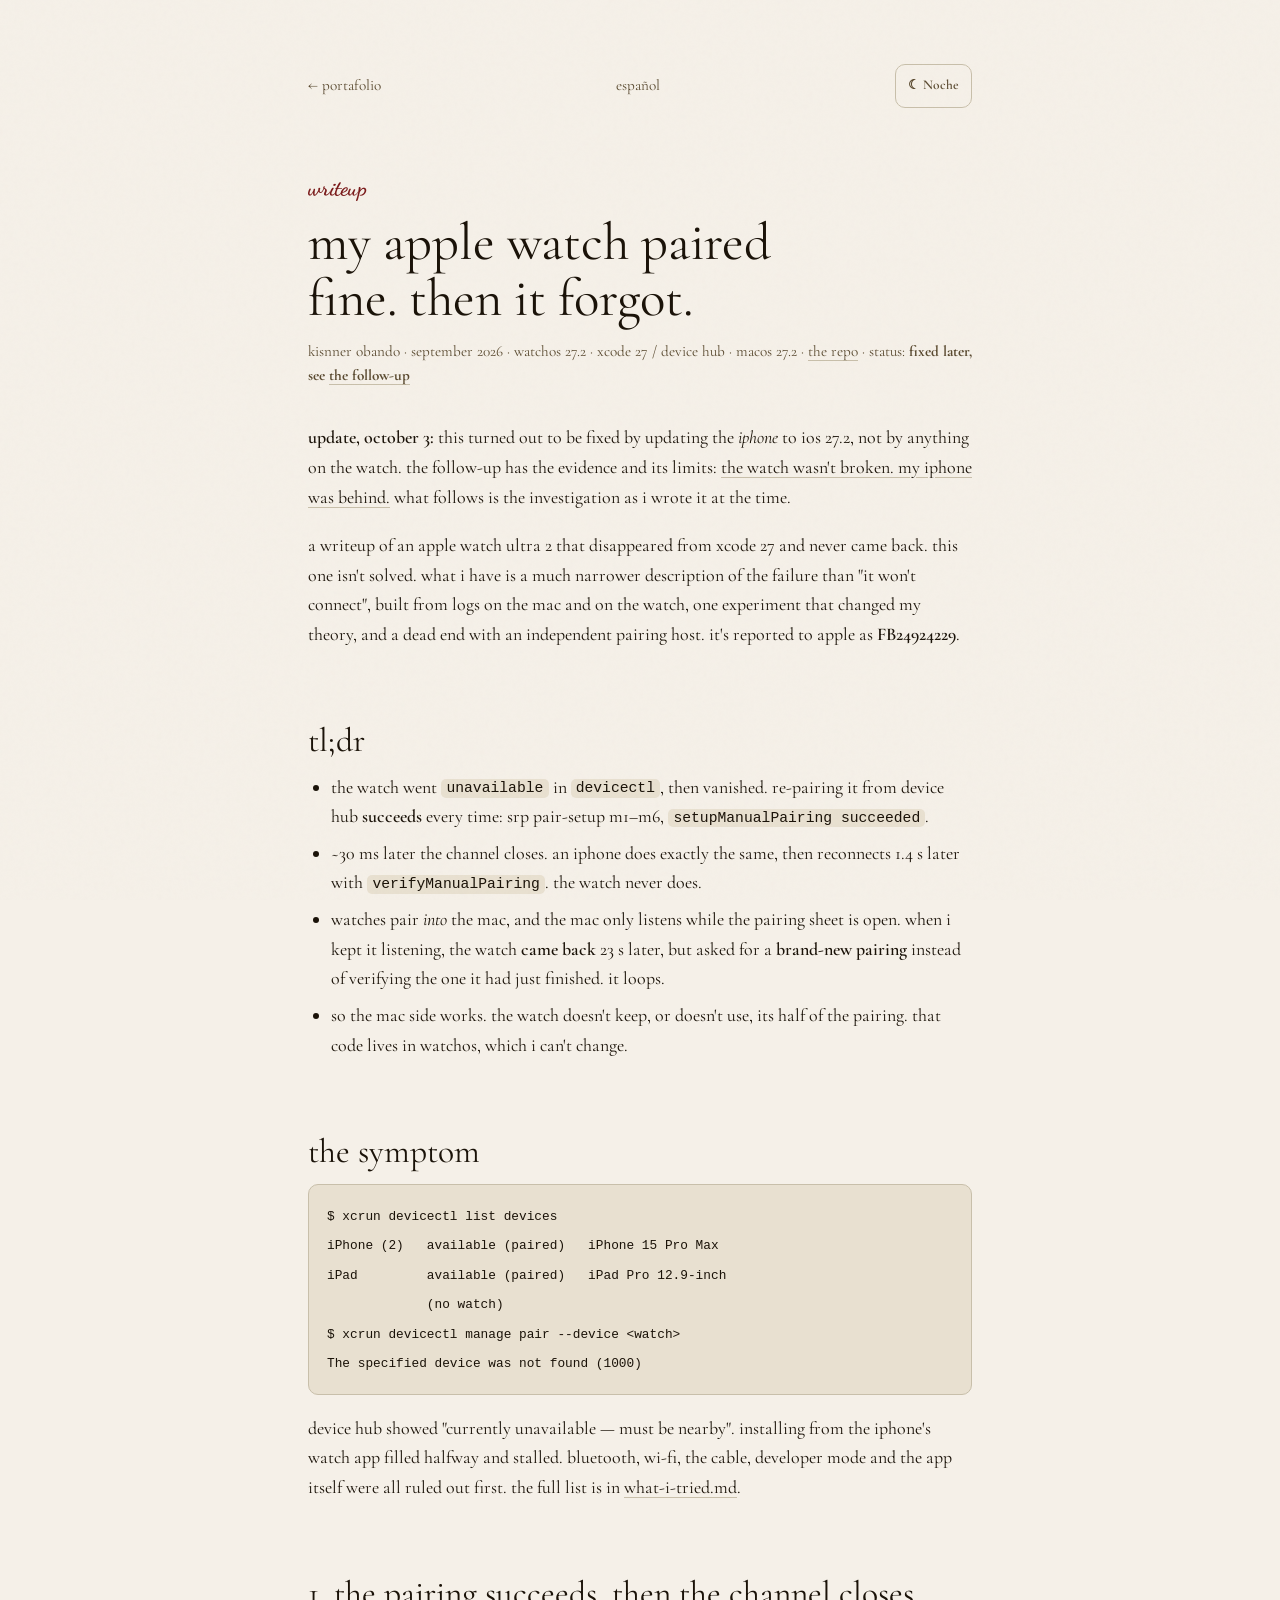
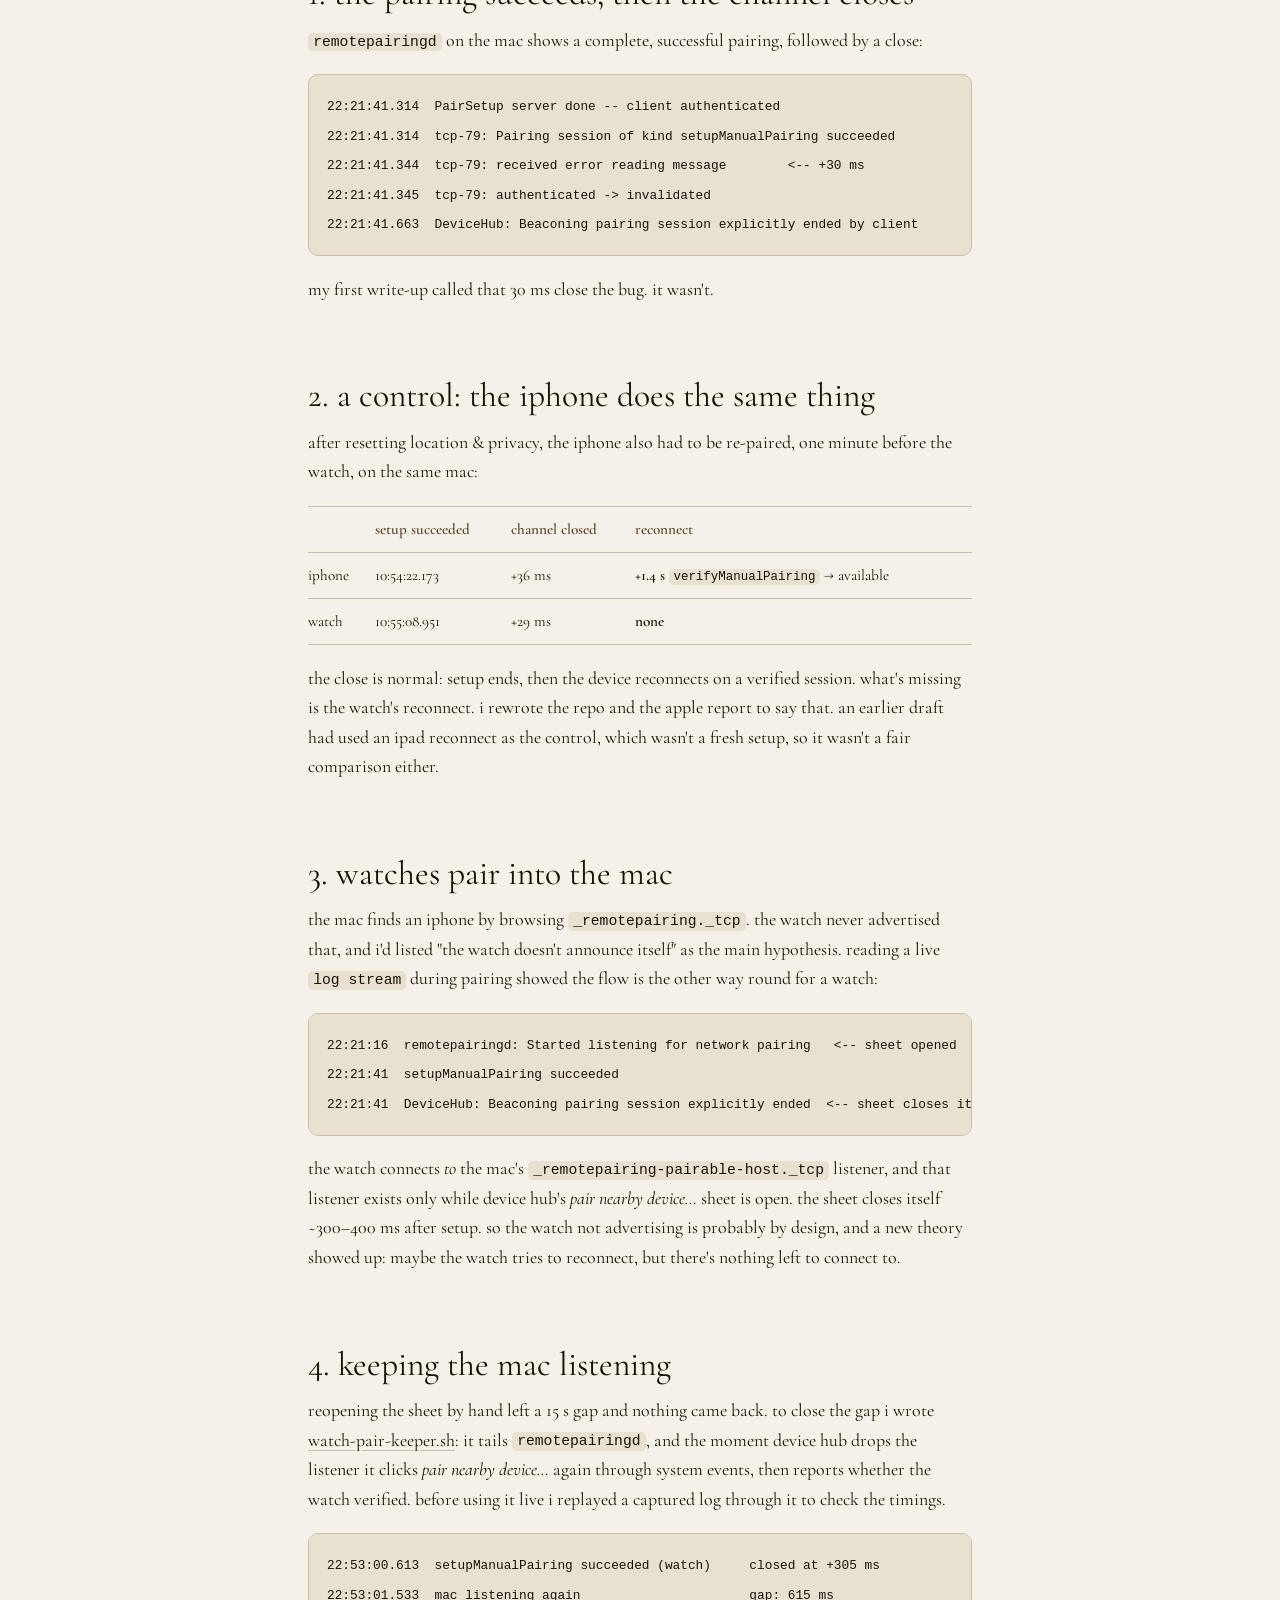
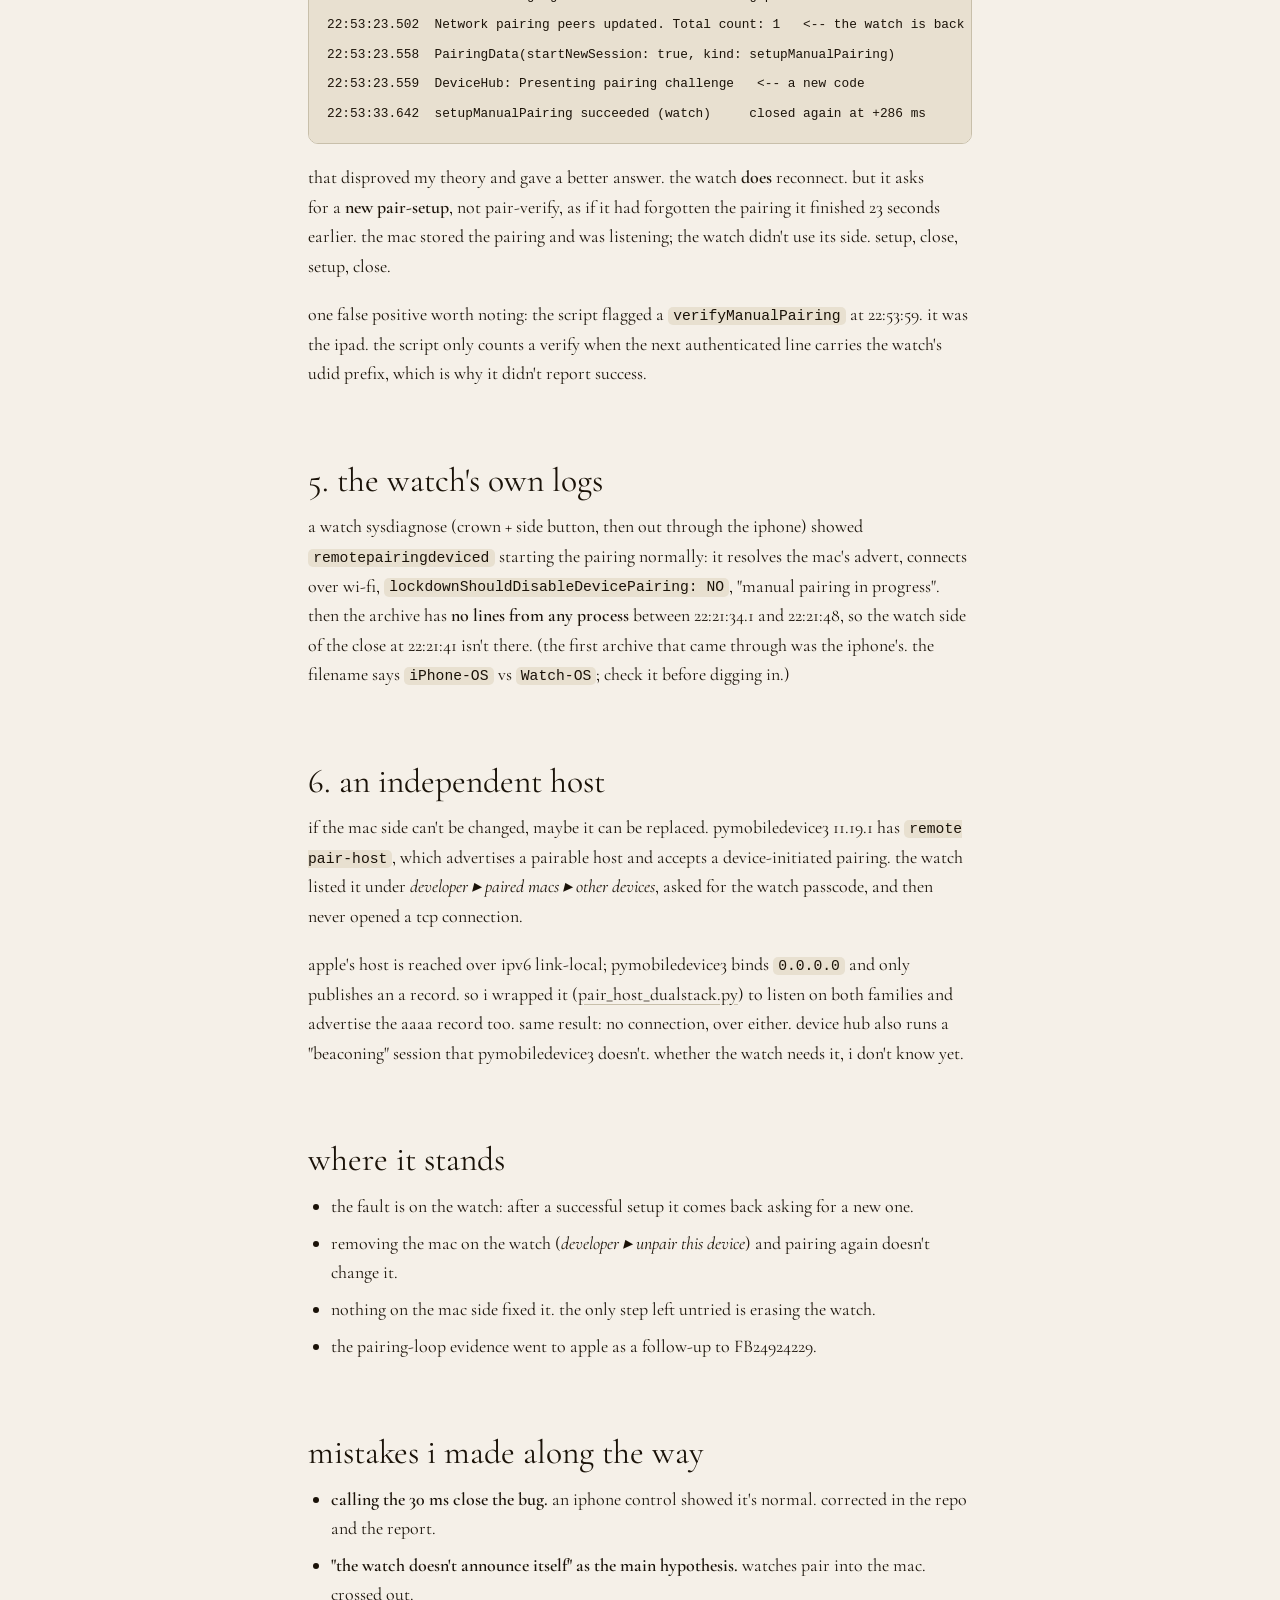
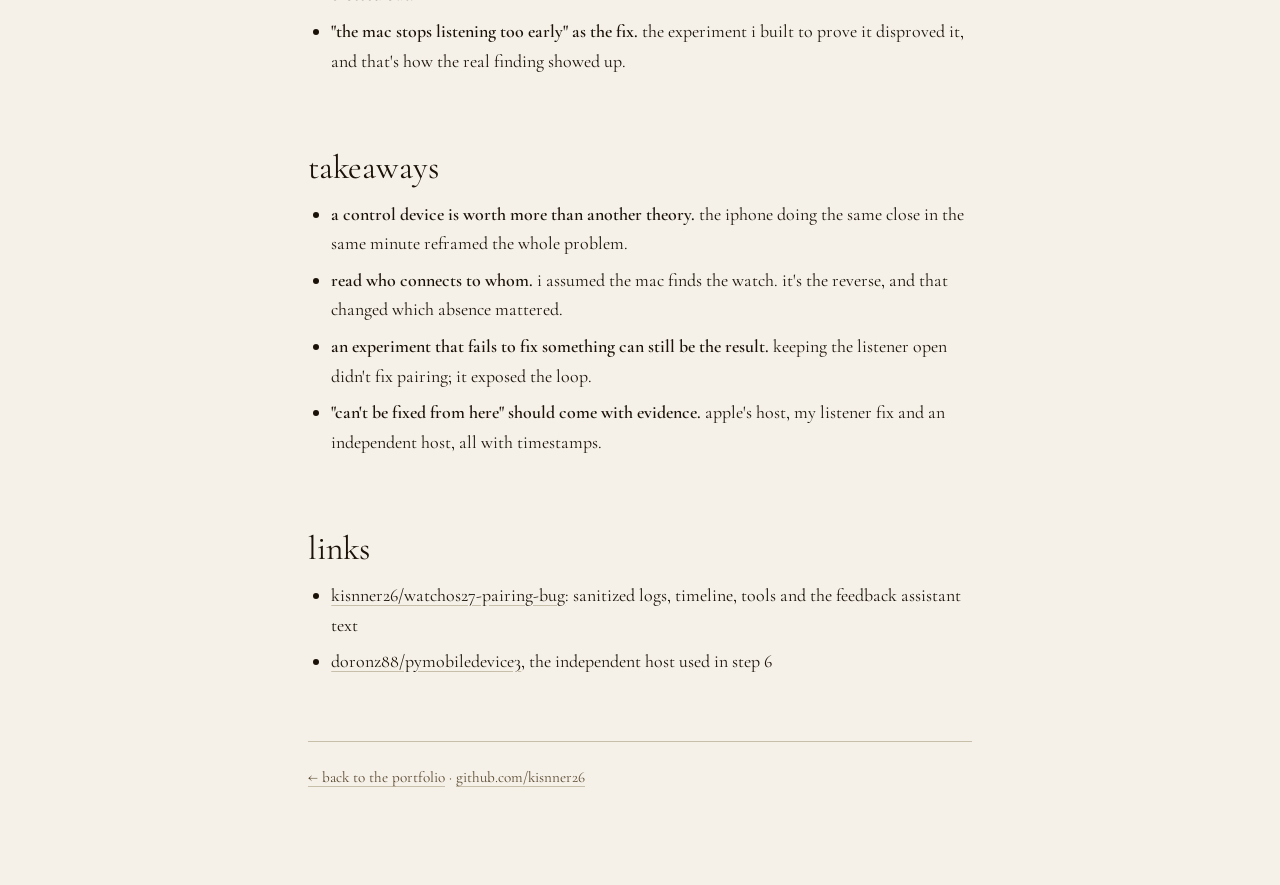
<file: writeups/watch-pairing/index.html>
<!DOCTYPE html>
<html lang="en">
<head>
<meta charset="UTF-8">
<meta name="viewport" content="width=device-width, initial-scale=1, viewport-fit=cover">
<title>My Apple Watch paired fine. Then it forgot. — Kisnner Obando</title>
<meta name="description" content="Why an Apple Watch Ultra 2 vanished from Xcode 27 on watchOS 27: the pairing succeeds, but the watch comes back asking for a brand-new pairing instead of verifying. Logs from both sides, a listener experiment and an independent host. Still open.">
<meta name="theme-color" content="#f5f0e8">
<link rel="canonical" href="https://kisnner26.github.io/writeups/watch-pairing/">
<link rel="alternate" hreflang="en" href="https://kisnner26.github.io/writeups/watch-pairing/">
<link rel="alternate" hreflang="es" href="https://kisnner26.github.io/writeups/watch-pairing/es/">
<link rel="alternate" hreflang="x-default" href="https://kisnner26.github.io/writeups/watch-pairing/">
<link rel="icon" href="data:image/svg+xml,%3Csvg xmlns='http://www.w3.org/2000/svg' viewBox='0 0 64 64'%3E%3Crect width='64' height='64' rx='14' fill='%23f5f0e8'/%3E%3Cpath d='M32 55V18M32 27C18 18 12 9 17 5c7 1 13 10 15 22M32 35c14-9 20-18 15-22-7 1-13 10-15 22' fill='none' stroke='%231a1208' stroke-linecap='round' stroke-width='3'/%3E%3C/svg%3E">

<meta property="og:type" content="article">
<meta property="og:url" content="https://kisnner26.github.io/writeups/watch-pairing/">
<meta property="og:title" content="My Apple Watch paired fine. Then it forgot.">
<meta property="og:description" content="Why an Apple Watch Ultra 2 vanished from Xcode 27 on watchOS 27: the pairing succeeds, but the watch comes back asking for a brand-new pairing instead of verifying. Logs from both sides, a listener experiment and an independent host. Still open.">
<meta name="twitter:card" content="summary">
<meta name="twitter:title" content="My Apple Watch paired fine. Then it forgot.">
<meta name="twitter:description" content="Why an Apple Watch Ultra 2 vanished from Xcode 27 on watchOS 27: the pairing succeeds, but the watch comes back asking for a brand-new pairing instead of verifying. Logs from both sides, a listener experiment and an independent host. Still open.">

<link rel="preconnect" href="https://fonts.googleapis.com">
<link rel="preconnect" href="https://fonts.gstatic.com" crossorigin>
<link href="https://fonts.googleapis.com/css2?family=Cormorant+Garamond:ital,wght@0,300;0,400;0,600;1,300;1,400&family=IM+Fell+English:ital@0;1&family=Dancing+Script:wght@700&display=swap" rel="stylesheet">
<link rel="stylesheet" href="../../css/tokens.css">
<link rel="stylesheet" href="../../css/base.css">
<link rel="stylesheet" href="../../css/components/writeup.css">

<script>
  // aplica el tema guardado antes de pintar, para evitar el parpadeo
  try { var t = localStorage.getItem('theme'); if (t) document.documentElement.dataset.theme = t; } catch (e) {}
</script>
</head>
<body style="padding-bottom:0">
<article class="wu">
  <nav class="wu-top" aria-label="Navegación">
    <a class="wu-back" href="../../#writeups">← portafolio</a>
    <a class="wu-back" href="es/" hreflang="es" lang="es">español</a>
    <button class="wu-theme" type="button" id="theme" aria-label="Cambiar entre papel y noche">☾ Noche</button>
  </nav>

  <header class="wu-head">
    <span class="wu-eyebrow">writeup</span>
    <h1 class="wu-title">my apple watch paired fine. then it forgot.</h1>
    <p class="wu-meta">kisnner obando · september 2026 · watchos 27.2 · xcode 27 / device hub · macos 27.2 · <a href="https://github.com/kisnner26/watchos27-pairing-bug" target="_blank" rel="noopener noreferrer">the repo</a> · status: <strong>fixed later, see <a href="../watch-pairing-fix/">the follow-up</a></strong></p>
  </header>

  <div class="wu-body">
<p><strong>update, october 3:</strong> this turned out to be fixed by updating the <em>iphone</em> to ios 27.2, not by anything on the watch. the follow-up has the evidence and its limits: <a href="../watch-pairing-fix/">the watch wasn't broken. my iphone was behind.</a> what follows is the investigation as i wrote it at the time.</p>
<p>a writeup of an apple watch ultra 2 that disappeared from xcode 27 and never came back. this one isn't solved. what i have is a much narrower description of the failure than "it won't connect", built from logs on the mac and on the watch, one experiment that changed my theory, and a dead end with an independent pairing host. it's reported to apple as <strong>FB24924229</strong>.</p>
<h2>tl;dr</h2>
<ul>
<li>the watch went <code>unavailable</code> in <code>devicectl</code>, then vanished. re-pairing it from device hub <strong>succeeds</strong> every time: srp pair-setup m1–m6, <code>setupManualPairing succeeded</code>.</li>
<li>~30 ms later the channel closes. an iphone does exactly the same, then reconnects 1.4 s later with <code>verifyManualPairing</code>. the watch never does.</li>
<li>watches pair <em>into</em> the mac, and the mac only listens while the pairing sheet is open. when i kept it listening, the watch <strong>came back</strong> 23 s later, but asked for a <strong>brand-new pairing</strong> instead of verifying the one it had just finished. it loops.</li>
<li>so the mac side works. the watch doesn't keep, or doesn't use, its half of the pairing. that code lives in watchos, which i can't change.</li>
</ul>
<h2>the symptom</h2>
<pre><code>$ xcrun devicectl list devices
iPhone (2)   available (paired)   iPhone 15 Pro Max
iPad         available (paired)   iPad Pro 12.9-inch
             (no watch)
$ xcrun devicectl manage pair --device &lt;watch&gt;
The specified device was not found (1000)
</code></pre>
<p>device hub showed "currently unavailable — must be nearby". installing from the iphone's watch app filled halfway and stalled. bluetooth, wi-fi, the cable, developer mode and the app itself were all ruled out first. the full list is in <a href="https://github.com/kisnner26/watchos27-pairing-bug/blob/main/docs/what-i-tried.md" target="_blank" rel="noopener noreferrer">what-i-tried.md</a>.</p>
<h2>1. the pairing succeeds, then the channel closes</h2>
<p><code>remotepairingd</code> on the mac shows a complete, successful pairing, followed by a close:</p>
<pre><code>22:21:41.314  PairSetup server done -- client authenticated
22:21:41.314  tcp-79: Pairing session of kind setupManualPairing succeeded
22:21:41.344  tcp-79: received error reading message        &lt;-- +30 ms
22:21:41.345  tcp-79: authenticated -&gt; invalidated
22:21:41.663  DeviceHub: Beaconing pairing session explicitly ended by client
</code></pre>
<p>my first write-up called that 30 ms close the bug. it wasn't.</p>
<h2>2. a control: the iphone does the same thing</h2>
<p>after resetting location &amp; privacy, the iphone also had to be re-paired, one minute before the watch, on the same mac:</p>
<div class="table-wrap"><table>
<tr><th></th><th>setup succeeded</th><th>channel closed</th><th>reconnect</th></tr>
<tr><td>iphone</td><td>10:54:22.173</td><td>+36 ms</td><td><strong>+1.4 s</strong> <code>verifyManualPairing</code> → available</td></tr>
<tr><td>watch</td><td>10:55:08.951</td><td>+29 ms</td><td><strong>none</strong></td></tr>
</table></div>
<p>the close is normal: setup ends, then the device reconnects on a verified session. what's missing is the watch's reconnect. i rewrote the repo and the apple report to say that. an earlier draft had used an ipad reconnect as the control, which wasn't a fresh setup, so it wasn't a fair comparison either.</p>
<h2>3. watches pair into the mac</h2>
<p>the mac finds an iphone by browsing <code>_remotepairing._tcp</code>. the watch never advertised that, and i'd listed "the watch doesn't announce itself" as the main hypothesis. reading a live <code>log stream</code> during pairing showed the flow is the other way round for a watch:</p>
<pre><code>22:21:16  remotepairingd: Started listening for network pairing   &lt;-- sheet opened
22:21:41  setupManualPairing succeeded
22:21:41  DeviceHub: Beaconing pairing session explicitly ended  &lt;-- sheet closes itself
</code></pre>
<p>the watch connects <em>to</em> the mac's <code>_remotepairing-pairable-host._tcp</code> listener, and that listener exists only while device hub's <em>pair nearby device…</em> sheet is open. the sheet closes itself ~300–400 ms after setup. so the watch not advertising is probably by design, and a new theory showed up: maybe the watch tries to reconnect, but there's nothing left to connect to.</p>
<h2>4. keeping the mac listening</h2>
<p>reopening the sheet by hand left a 15 s gap and nothing came back. to close the gap i wrote <a href="https://github.com/kisnner26/watchos27-pairing-bug/blob/main/tools/watch-pair-keeper.sh" target="_blank" rel="noopener noreferrer">watch-pair-keeper.sh</a>: it tails <code>remotepairingd</code>, and the moment device hub drops the listener it clicks <em>pair nearby device…</em> again through system events, then reports whether the watch verified. before using it live i replayed a captured log through it to check the timings.</p>
<pre><code>22:53:00.613  setupManualPairing succeeded (watch)     closed at +305 ms
22:53:01.533  mac listening again                      gap: 615 ms
22:53:23.502  Network pairing peers updated. Total count: 1   &lt;-- the watch is back
22:53:23.558  PairingData(startNewSession: true, kind: setupManualPairing)
22:53:23.559  DeviceHub: Presenting pairing challenge   &lt;-- a new code
22:53:33.642  setupManualPairing succeeded (watch)     closed again at +286 ms
</code></pre>
<p>that disproved my theory and gave a better answer. the watch <strong>does</strong> reconnect. but it asks for a <strong>new pair-setup</strong>, not pair-verify, as if it had forgotten the pairing it finished 23 seconds earlier. the mac stored the pairing and was listening; the watch didn't use its side. setup, close, setup, close.</p>
<p>one false positive worth noting: the script flagged a <code>verifyManualPairing</code> at 22:53:59. it was the ipad. the script only counts a verify when the next authenticated line carries the watch's udid prefix, which is why it didn't report success.</p>
<h2>5. the watch's own logs</h2>
<p>a watch sysdiagnose (crown + side button, then out through the iphone) showed <code>remotepairingdeviced</code> starting the pairing normally: it resolves the mac's advert, connects over wi-fi, <code>lockdownShouldDisableDevicePairing: NO</code>, "manual pairing in progress". then the archive has <strong>no lines from any process</strong> between 22:21:34.1 and 22:21:48, so the watch side of the close at 22:21:41 isn't there. (the first archive that came through was the iphone's. the filename says <code>iPhone-OS</code> vs <code>Watch-OS</code>; check it before digging in.)</p>
<h2>6. an independent host</h2>
<p>if the mac side can't be changed, maybe it can be replaced. pymobiledevice3 11.19.1 has <code>remote pair-host</code>, which advertises a pairable host and accepts a device-initiated pairing. the watch listed it under <em>developer ▸ paired macs ▸ other devices</em>, asked for the watch passcode, and then never opened a tcp connection.</p>
<p>apple's host is reached over ipv6 link-local; pymobiledevice3 binds <code>0.0.0.0</code> and only publishes an a record. so i wrapped it (<a href="https://github.com/kisnner26/watchos27-pairing-bug/blob/main/tools/pair_host_dualstack.py" target="_blank" rel="noopener noreferrer">pair_host_dualstack.py</a>) to listen on both families and advertise the aaaa record too. same result: no connection, over either. device hub also runs a "beaconing" session that pymobiledevice3 doesn't. whether the watch needs it, i don't know yet.</p>
<h2>where it stands</h2>
<ul>
<li>the fault is on the watch: after a successful setup it comes back asking for a new one.</li>
<li>removing the mac on the watch (<em>developer ▸ unpair this device</em>) and pairing again doesn't change it.</li>
<li>nothing on the mac side fixed it. the only step left untried is erasing the watch.</li>
<li>the pairing-loop evidence went to apple as a follow-up to FB24924229.</li>
</ul>
<h2>mistakes i made along the way</h2>
<ul>
<li><strong>calling the 30 ms close the bug.</strong> an iphone control showed it's normal. corrected in the repo and the report.</li>
<li><strong>"the watch doesn't announce itself" as the main hypothesis.</strong> watches pair into the mac. crossed out.</li>
<li><strong>"the mac stops listening too early" as the fix.</strong> the experiment i built to prove it disproved it, and that's how the real finding showed up.</li>
</ul>
<h2>takeaways</h2>
<ul>
<li><strong>a control device is worth more than another theory.</strong> the iphone doing the same close in the same minute reframed the whole problem.</li>
<li><strong>read who connects to whom.</strong> i assumed the mac finds the watch. it's the reverse, and that changed which absence mattered.</li>
<li><strong>an experiment that fails to fix something can still be the result.</strong> keeping the listener open didn't fix pairing; it exposed the loop.</li>
<li><strong>"can't be fixed from here" should come with evidence.</strong> apple's host, my listener fix and an independent host, all with timestamps.</li>
</ul>
<h2>links</h2>
<ul>
<li><a href="https://github.com/kisnner26/watchos27-pairing-bug" target="_blank" rel="noopener noreferrer">kisnner26/watchos27-pairing-bug</a>: sanitized logs, timeline, tools and the feedback assistant text</li>
<li><a href="https://github.com/doronz88/pymobiledevice3" target="_blank" rel="noopener noreferrer">doronz88/pymobiledevice3</a>, the independent host used in step 6</li>
</ul>
  </div>

  <footer class="wu-foot">
    <p><a href="../../#writeups">← back to the portfolio</a> · <a href="https://github.com/kisnner26" target="_blank" rel="noopener noreferrer">github.com/kisnner26</a></p>
  </footer>
</article>

<script type="module">
  import { toggleTheme, currentTheme } from '../../js/lib/theme.js';
  const btn = document.getElementById('theme');
  const label = () => { btn.textContent = currentTheme() === 'night' ? '☀ Papel' : '☾ Noche'; };
  label();
  btn.addEventListener('click', () => { toggleTheme(); label(); });
</script>
</body>
</html>
</file>
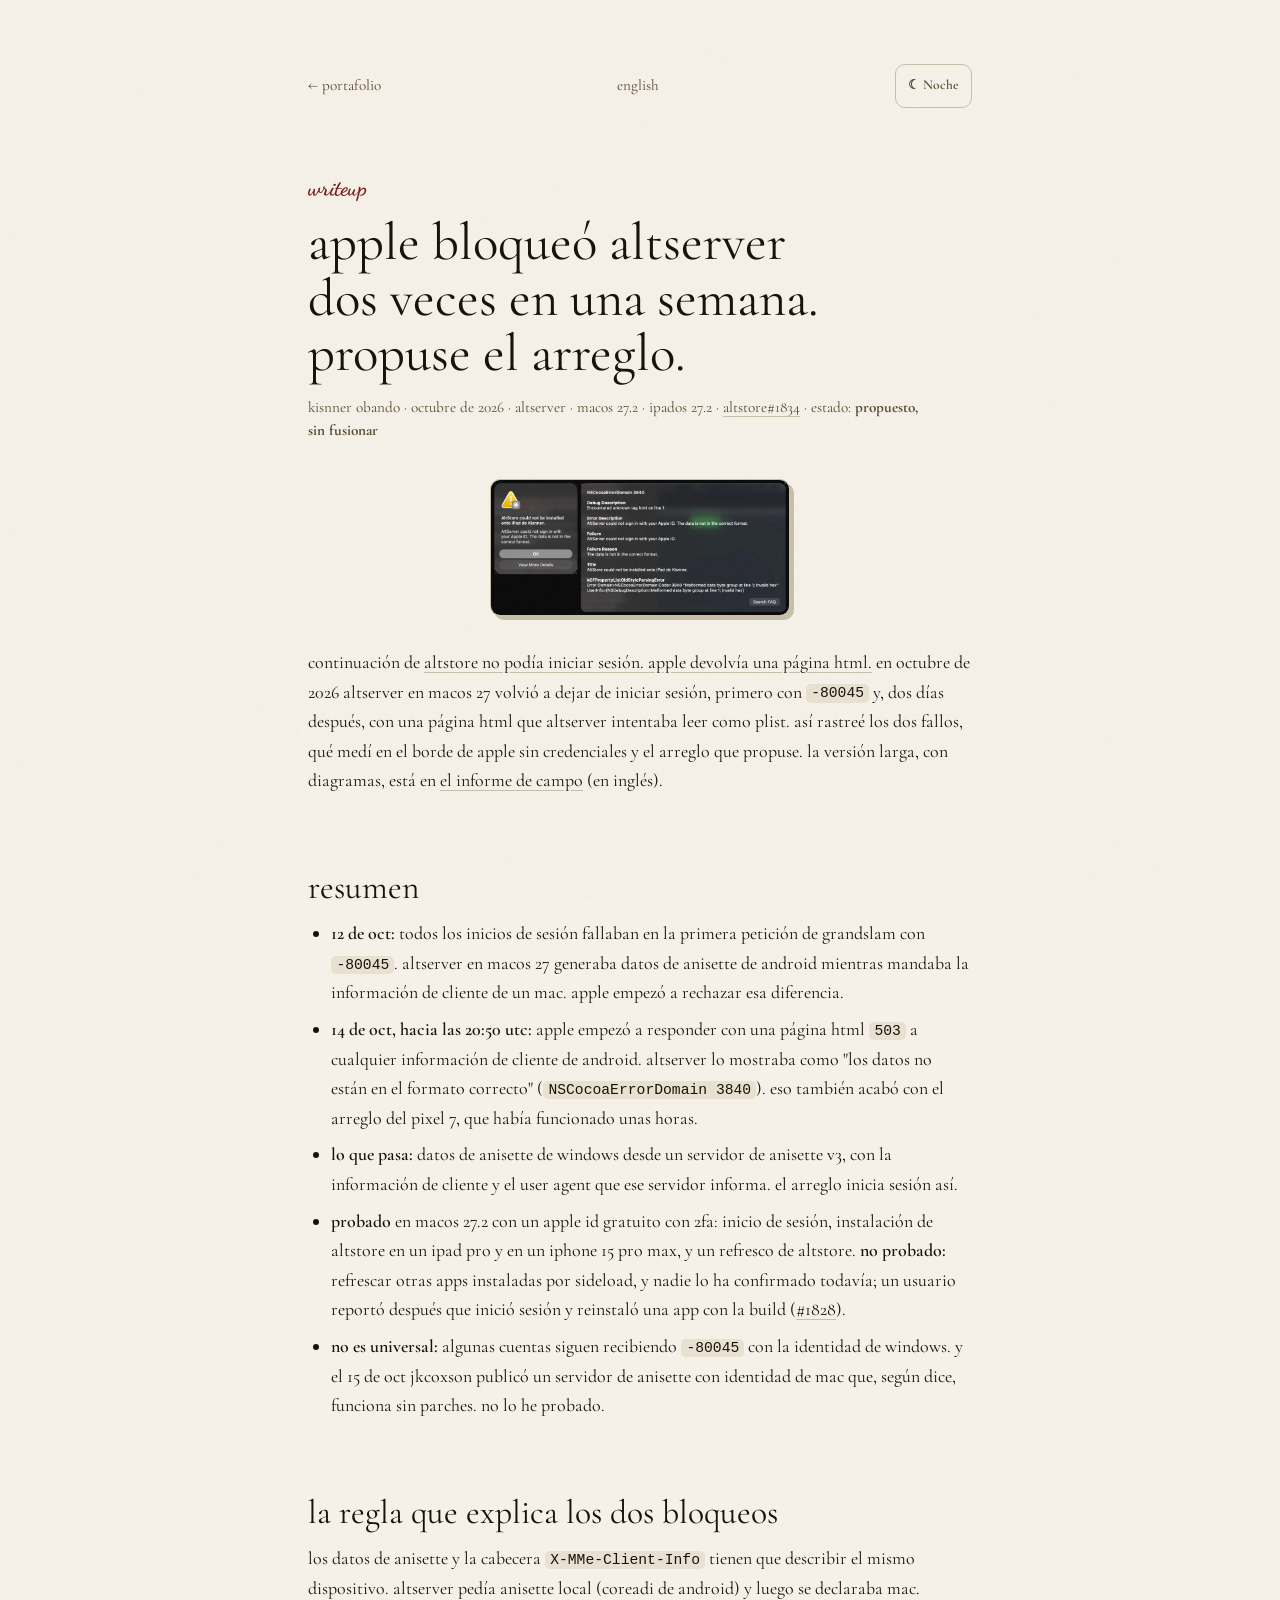
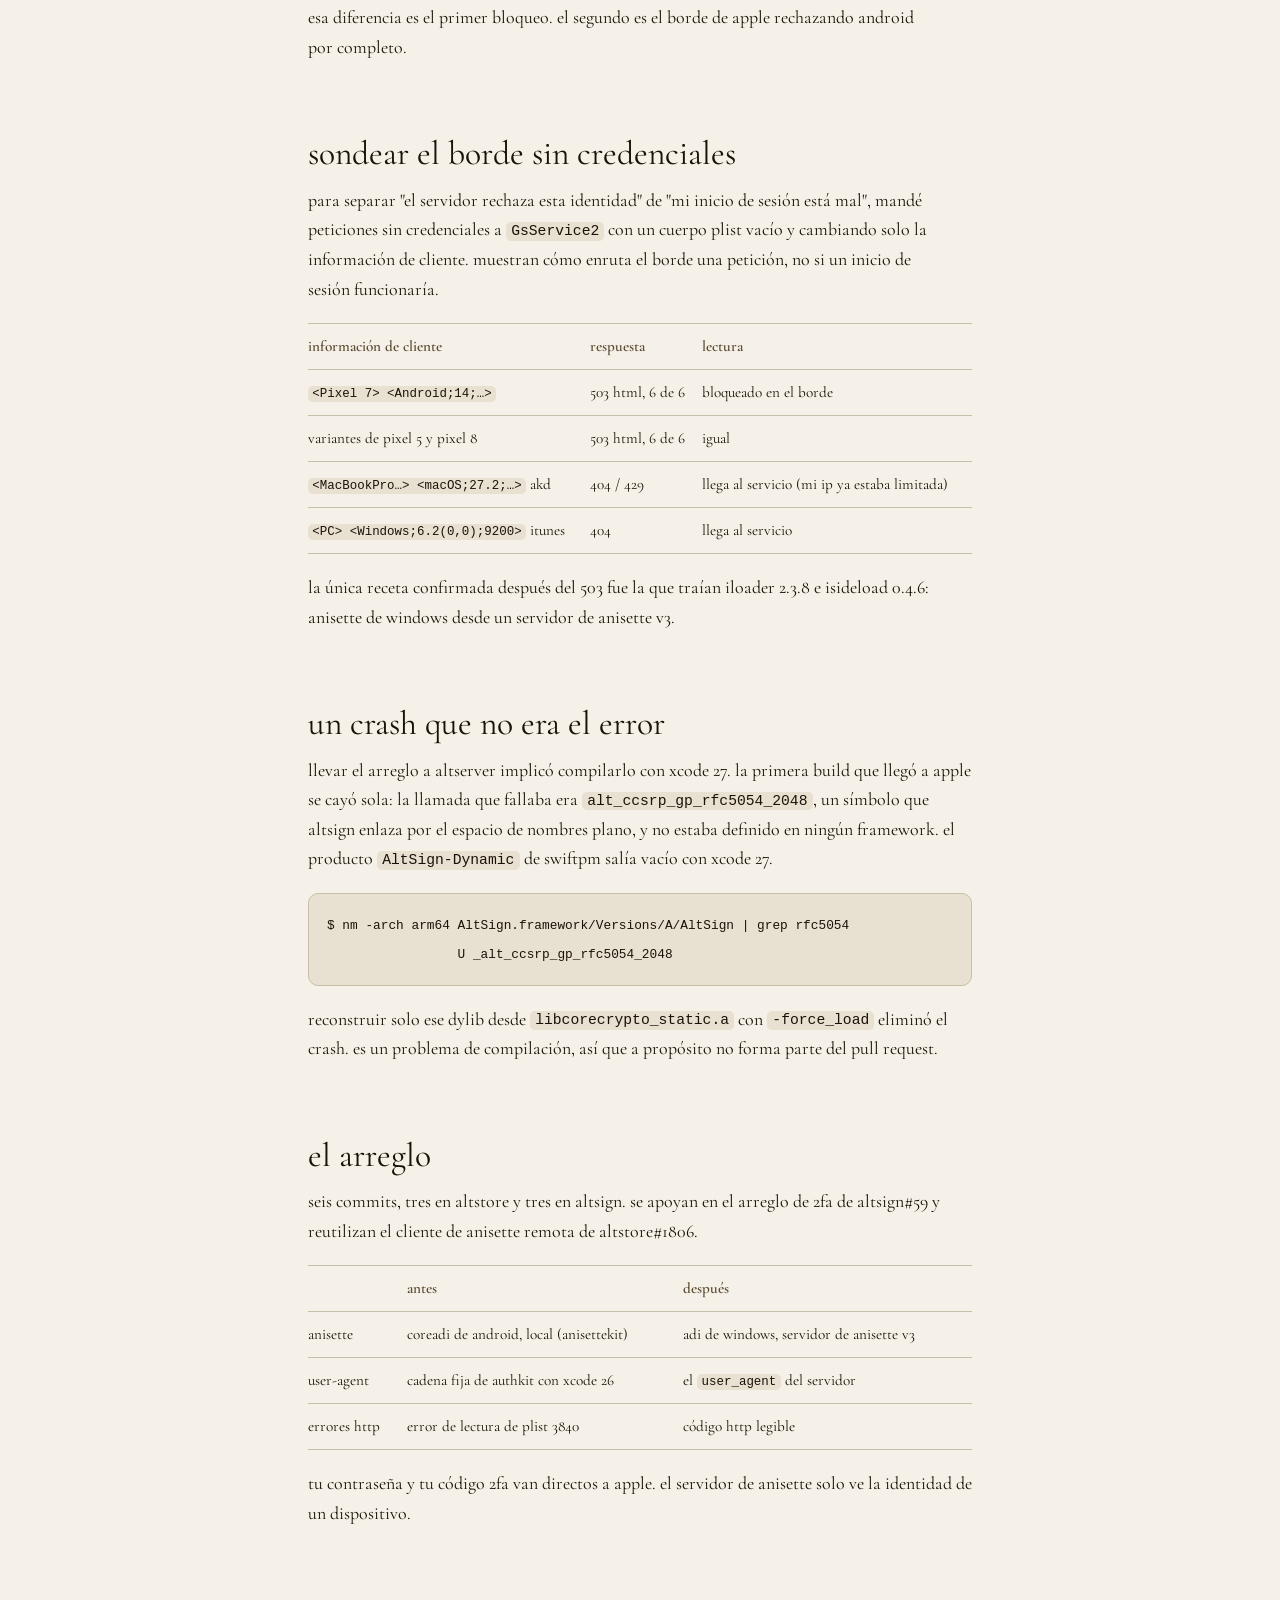
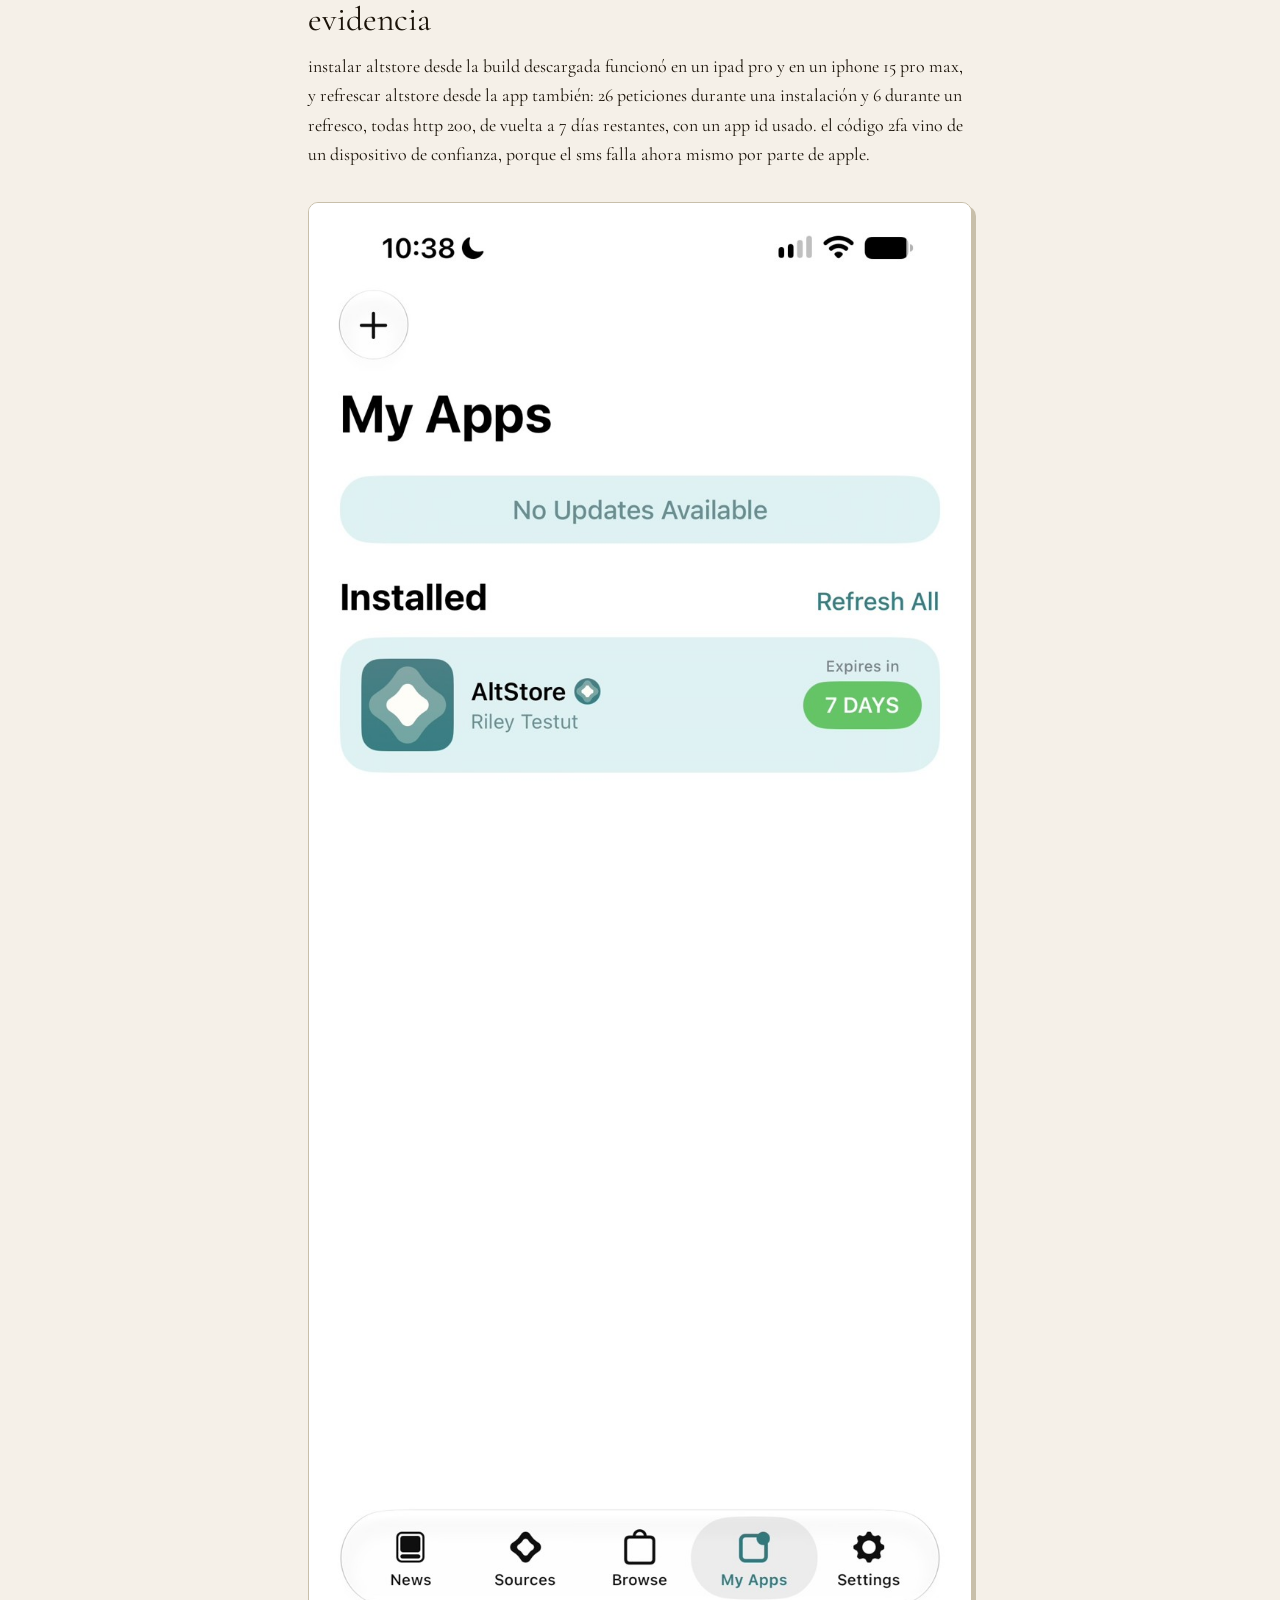
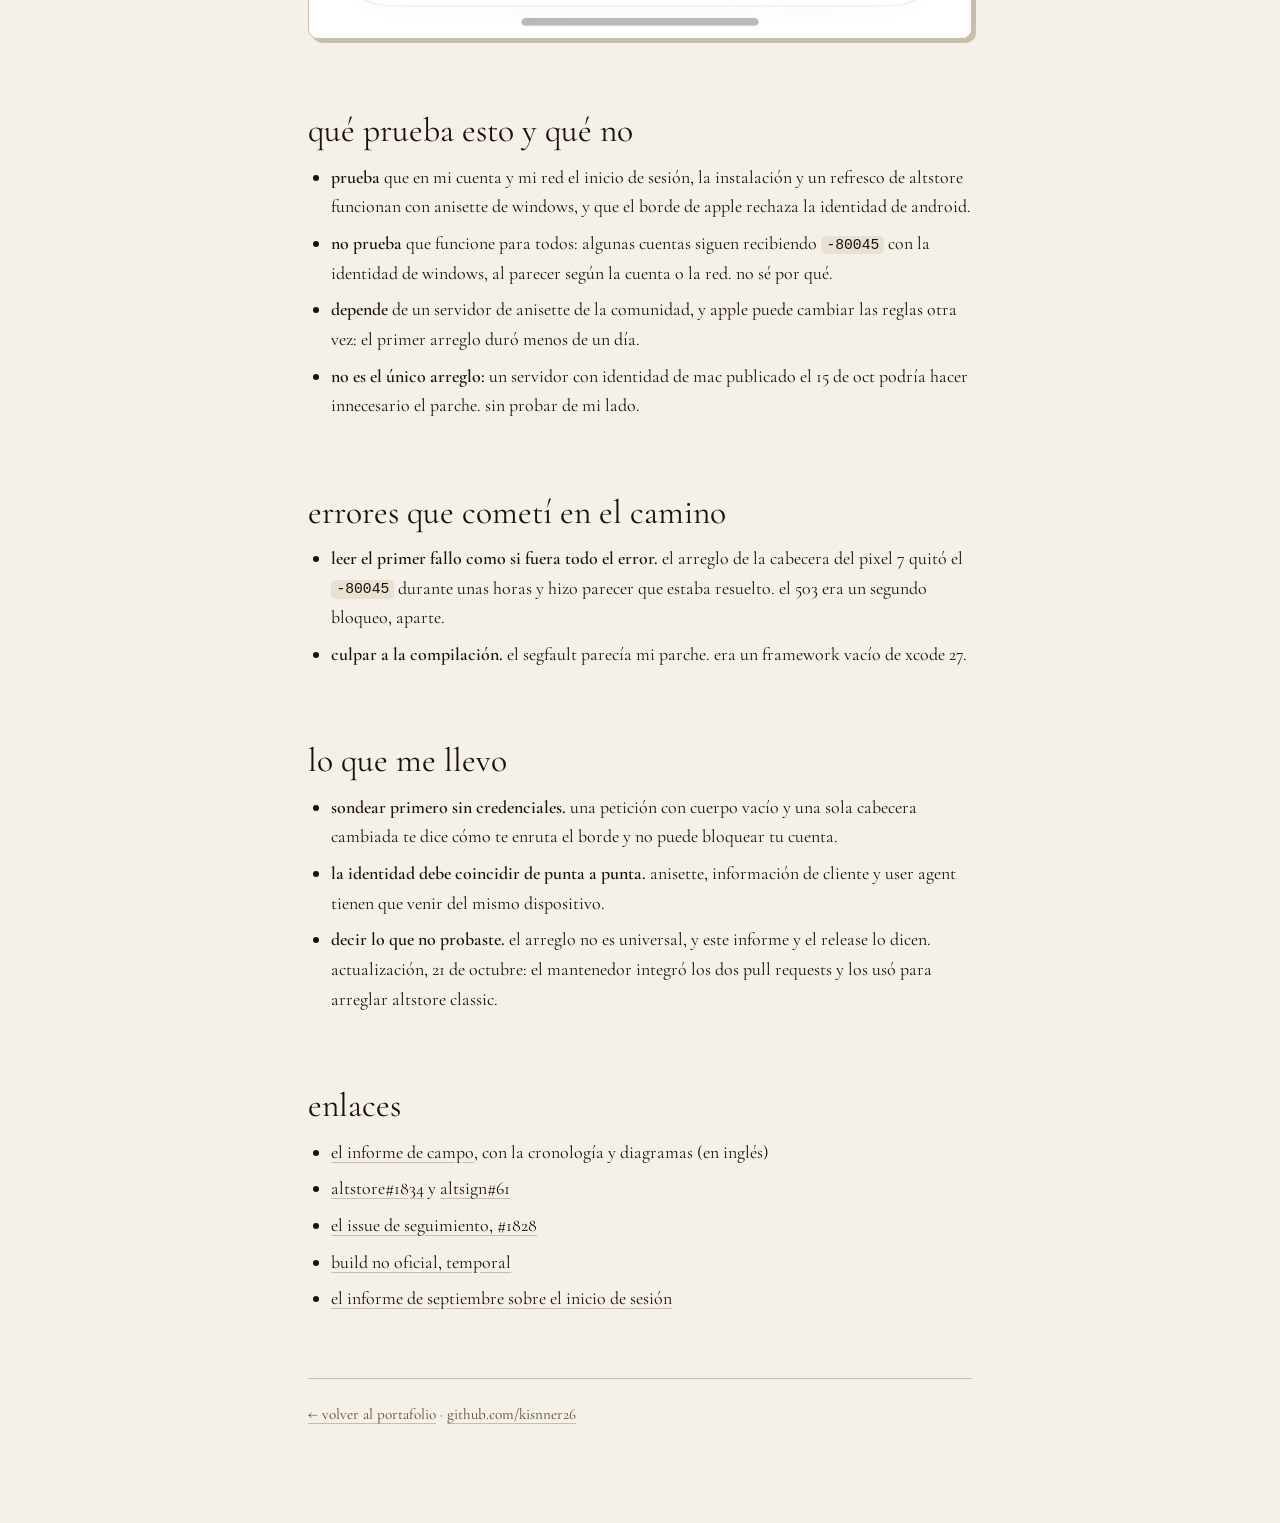
<file: writeups/altstore-80045/es/index.html>
<!DOCTYPE html>
<html lang="es">
<head>
<meta charset="UTF-8">
<meta name="viewport" content="width=device-width, initial-scale=1, viewport-fit=cover">
<title>Apple bloqueó AltServer dos veces en una semana. Propuse el arreglo. — Kisnner Obando</title>
<meta name="description" content="por qué altserver dejó de iniciar sesión con apple en macos 27 (-80045 y luego un 503 en html), qué medí en el borde de apple y el arreglo que propuse a altstore, con lo que cubre y lo que no.">
<meta name="theme-color" content="#f5f0e8">
<link rel="canonical" href="https://kisnner26.github.io/writeups/altstore-80045/es/">
<link rel="alternate" hreflang="es" href="https://kisnner26.github.io/writeups/altstore-80045/es/">
<link rel="alternate" hreflang="en" href="https://kisnner26.github.io/writeups/altstore-80045/">
<link rel="alternate" hreflang="x-default" href="https://kisnner26.github.io/writeups/altstore-80045/">
<link rel="icon" href="data:image/svg+xml,%3Csvg xmlns='http://www.w3.org/2000/svg' viewBox='0 0 64 64'%3E%3Crect width='64' height='64' rx='14' fill='%23f5f0e8'/%3E%3Cpath d='M32 55V18M32 27C18 18 12 9 17 5c7 1 13 10 15 22M32 35c14-9 20-18 15-22-7 1-13 10-15 22' fill='none' stroke='%231a1208' stroke-linecap='round' stroke-width='3'/%3E%3C/svg%3E">

<meta property="og:type" content="article">
<meta property="og:url" content="https://kisnner26.github.io/writeups/altstore-80045/es/">
<meta property="og:title" content="Apple bloqueó AltServer dos veces en una semana. Propuse el arreglo.">
<meta property="og:description" content="por qué altserver dejó de iniciar sesión con apple en macos 27 (-80045 y luego un 503 en html), qué medí en el borde de apple y el arreglo que propuse a altstore, con lo que cubre y lo que no.">
<meta name="twitter:card" content="summary">
<meta name="twitter:title" content="Apple bloqueó AltServer dos veces en una semana. Propuse el arreglo.">
<meta name="twitter:description" content="por qué altserver dejó de iniciar sesión con apple en macos 27 (-80045 y luego un 503 en html), qué medí en el borde de apple y el arreglo que propuse a altstore, con lo que cubre y lo que no.">

<link rel="preconnect" href="https://fonts.googleapis.com">
<link rel="preconnect" href="https://fonts.gstatic.com" crossorigin>
<link href="https://fonts.googleapis.com/css2?family=Cormorant+Garamond:ital,wght@0,300;0,400;0,600;1,300;1,400&family=IM+Fell+English:ital@0;1&family=Dancing+Script:wght@700&display=swap" rel="stylesheet">
<link rel="stylesheet" href="../../../css/tokens.css">
<link rel="stylesheet" href="../../../css/base.css">
<link rel="stylesheet" href="../../../css/components/writeup.css">

<script>
  // aplica el tema guardado antes de pintar, para evitar el parpadeo
  try { var t = localStorage.getItem('theme'); if (t) document.documentElement.dataset.theme = t; } catch (e) {}
</script>
</head>
<body style="padding-bottom:0">
<article class="wu">
  <nav class="wu-top" aria-label="Navegación">
    <a class="wu-back" href="../../../#writeups">← portafolio</a>
    <a class="wu-back" href="../" hreflang="en" lang="en">english</a>
    <button class="wu-theme" type="button" id="theme" aria-label="Cambiar entre papel y noche">☾ Noche</button>
  </nav>

  <header class="wu-head">
    <span class="wu-eyebrow">writeup</span>
    <h1 class="wu-title">apple bloqueó altserver dos veces en una semana. propuse el arreglo.</h1>
    <p class="wu-meta">kisnner obando · octubre de 2026 · altserver · macos 27.2 · ipados 27.2 · <a href="https://github.com/altstoreio/AltStore/pull/1834" target="_blank" rel="noopener noreferrer">altstore#1834</a> · estado: <strong>propuesto, sin fusionar</strong></p>
  </header>

  <figure class="wu-fig wu-lead-fig"><a href="../../../assets/img/writeups/altstore-80045/error-503-html.jpg"><img src="../../../assets/img/writeups/altstore-80045/error-503-html.jpg" alt="altserver en macos 27 mostrando el error: los datos no están en el formato correcto"></a></figure>

  <div class="wu-body">
<p>continuación de <a href="../../altstore/es/">altstore no podía iniciar sesión. apple devolvía una página html.</a> en octubre de 2026 altserver en macos 27 volvió a dejar de iniciar sesión, primero con <code>-80045</code> y, dos días después, con una página html que altserver intentaba leer como plist. así rastreé los dos fallos, qué medí en el borde de apple sin credenciales y el arreglo que propuse. la versión larga, con diagramas, está en <a href="https://kisnner26.github.io/altserver-80045/" target="_blank" rel="noopener noreferrer">el informe de campo</a> (en inglés).</p>
<h2>resumen</h2>
<ul>
<li><strong>12 de oct:</strong> todos los inicios de sesión fallaban en la primera petición de grandslam con <code>-80045</code>. altserver en macos 27 generaba datos de anisette de android mientras mandaba la información de cliente de un mac. apple empezó a rechazar esa diferencia.</li>
<li><strong>14 de oct, hacia las 20:50 utc:</strong> apple empezó a responder con una página html <code>503</code> a cualquier información de cliente de android. altserver lo mostraba como "los datos no están en el formato correcto" (<code>NSCocoaErrorDomain 3840</code>). eso también acabó con el arreglo del pixel 7, que había funcionado unas horas.</li>
<li><strong>lo que pasa:</strong> datos de anisette de windows desde un servidor de anisette v3, con la información de cliente y el user agent que ese servidor informa. el arreglo inicia sesión así.</li>
<li><strong>probado</strong> en macos 27.2 con un apple id gratuito con 2fa: inicio de sesión, instalación de altstore en un ipad pro y en un iphone 15 pro max, y un refresco de altstore. <strong>no probado:</strong> refrescar otras apps instaladas por sideload, y nadie lo ha confirmado todavía; un usuario reportó después que inició sesión y reinstaló una app con la build (<a href="https://github.com/altstoreio/AltStore/issues/1828#issuecomment-6219925549" target="_blank" rel="noopener noreferrer">#1828</a>).</li>
<li><strong>no es universal:</strong> algunas cuentas siguen recibiendo <code>-80045</code> con la identidad de windows. y el 15 de oct jkcoxson publicó un servidor de anisette con identidad de mac que, según dice, funciona sin parches. no lo he probado.</li>
</ul>
<h2>la regla que explica los dos bloqueos</h2>
<p>los datos de anisette y la cabecera <code>X-MMe-Client-Info</code> tienen que describir el mismo dispositivo. altserver pedía anisette local (coreadi de android) y luego se declaraba mac. esa diferencia es el primer bloqueo. el segundo es el borde de apple rechazando android por completo.</p>
<h2>sondear el borde sin credenciales</h2>
<p>para separar "el servidor rechaza esta identidad" de "mi inicio de sesión está mal", mandé peticiones sin credenciales a <code>GsService2</code> con un cuerpo plist vacío y cambiando solo la información de cliente. muestran cómo enruta el borde una petición, no si un inicio de sesión funcionaría.</p>
<div class="table-wrap"><table>
<thead><tr><th>información de cliente</th><th>respuesta</th><th>lectura</th></tr></thead>
<tbody>
<tr><td><code>&lt;Pixel 7&gt; &lt;Android;14;…&gt;</code></td><td>503 html, 6 de 6</td><td>bloqueado en el borde</td></tr>
<tr><td>variantes de pixel 5 y pixel 8</td><td>503 html, 6 de 6</td><td>igual</td></tr>
<tr><td><code>&lt;MacBookPro…&gt; &lt;macOS;27.2;…&gt;</code> akd</td><td>404 / 429</td><td>llega al servicio (mi ip ya estaba limitada)</td></tr>
<tr><td><code>&lt;PC&gt; &lt;Windows;6.2(0,0);9200&gt;</code> itunes</td><td>404</td><td>llega al servicio</td></tr>
</tbody></table></div>
<p>la única receta confirmada después del 503 fue la que traían iloader 2.3.8 e isideload 0.4.6: anisette de windows desde un servidor de anisette v3.</p>
<h2>un crash que no era el error</h2>
<p>llevar el arreglo a altserver implicó compilarlo con xcode 27. la primera build que llegó a apple se cayó sola: la llamada que fallaba era <code>alt_ccsrp_gp_rfc5054_2048</code>, un símbolo que altsign enlaza por el espacio de nombres plano, y no estaba definido en ningún framework. el producto <code>AltSign-Dynamic</code> de swiftpm salía vacío con xcode 27.</p>
<pre><code>$ nm -arch arm64 AltSign.framework/Versions/A/AltSign | grep rfc5054
                 U _alt_ccsrp_gp_rfc5054_2048</code></pre>
<p>reconstruir solo ese dylib desde <code>libcorecrypto_static.a</code> con <code>-force_load</code> eliminó el crash. es un problema de compilación, así que a propósito no forma parte del pull request.</p>
<h2>el arreglo</h2>
<p>seis commits, tres en altstore y tres en altsign. se apoyan en el arreglo de 2fa de altsign#59 y reutilizan el cliente de anisette remota de altstore#1806.</p>
<div class="table-wrap"><table>
<thead><tr><th></th><th>antes</th><th>después</th></tr></thead>
<tbody>
<tr><td>anisette</td><td>coreadi de android, local (anisettekit)</td><td>adi de windows, servidor de anisette v3</td></tr>
<tr><td>user-agent</td><td>cadena fija de authkit con xcode 26</td><td>el <code>user_agent</code> del servidor</td></tr>
<tr><td>errores http</td><td>error de lectura de plist 3840</td><td>código http legible</td></tr>
</tbody></table></div>
<p>tu contraseña y tu código 2fa van directos a apple. el servidor de anisette solo ve la identidad de un dispositivo.</p>
<h2>evidencia</h2>
<p>instalar altstore desde la build descargada funcionó en un ipad pro y en un iphone 15 pro max, y refrescar altstore desde la app también: 26 peticiones durante una instalación y 6 durante un refresco, todas http 200, de vuelta a 7 días restantes, con un app id usado. el código 2fa vino de un dispositivo de confianza, porque el sms falla ahora mismo por parte de apple.</p>
<figure class="wu-fig"><a href="../../../assets/img/writeups/altstore-80045/altstore-iphone.jpg"><img src="../../../assets/img/writeups/altstore-80045/altstore-iphone.jpg" alt="altstore en un iphone después del refresco, 7 días restantes" loading="lazy"></a></figure>
<h2>qué prueba esto y qué no</h2>
<ul>
<li><strong>prueba</strong> que en mi cuenta y mi red el inicio de sesión, la instalación y un refresco de altstore funcionan con anisette de windows, y que el borde de apple rechaza la identidad de android.</li>
<li><strong>no prueba</strong> que funcione para todos: algunas cuentas siguen recibiendo <code>-80045</code> con la identidad de windows, al parecer según la cuenta o la red. no sé por qué.</li>
<li><strong>depende</strong> de un servidor de anisette de la comunidad, y apple puede cambiar las reglas otra vez: el primer arreglo duró menos de un día.</li>
<li><strong>no es el único arreglo:</strong> un servidor con identidad de mac publicado el 15 de oct podría hacer innecesario el parche. sin probar de mi lado.</li>
</ul>
<h2>errores que cometí en el camino</h2>
<ul>
<li><strong>leer el primer fallo como si fuera todo el error.</strong> el arreglo de la cabecera del pixel 7 quitó el <code>-80045</code> durante unas horas y hizo parecer que estaba resuelto. el 503 era un segundo bloqueo, aparte.</li>
<li><strong>culpar a la compilación.</strong> el segfault parecía mi parche. era un framework vacío de xcode 27.</li>
</ul>
<h2>lo que me llevo</h2>
<ul>
<li><strong>sondear primero sin credenciales.</strong> una petición con cuerpo vacío y una sola cabecera cambiada te dice cómo te enruta el borde y no puede bloquear tu cuenta.</li>
<li><strong>la identidad debe coincidir de punta a punta.</strong> anisette, información de cliente y user agent tienen que venir del mismo dispositivo.</li>
<li><strong>decir lo que no probaste.</strong> el arreglo no es universal, y este informe y el release lo dicen. actualización, 21 de octubre: el mantenedor integró los dos pull requests y los usó para arreglar altstore classic.</li>
</ul>
<h2>enlaces</h2>
<ul>
<li><a href="https://kisnner26.github.io/altserver-80045/" target="_blank" rel="noopener noreferrer">el informe de campo</a>, con la cronología y diagramas (en inglés)</li>
<li><a href="https://github.com/altstoreio/AltStore/pull/1834" target="_blank" rel="noopener noreferrer">altstore#1834</a> y <a href="https://github.com/rileytestut/AltSign/pull/61" target="_blank" rel="noopener noreferrer">altsign#61</a></li>
<li><a href="https://github.com/altstoreio/AltStore/issues/1828" target="_blank" rel="noopener noreferrer">el issue de seguimiento, #1828</a></li>
<li><a href="https://github.com/kisnner26/AltStore/releases/tag/v1.8-windows-anisette-unofficial" target="_blank" rel="noopener noreferrer">build no oficial, temporal</a></li>
<li><a href="../../altstore/es/">el informe de septiembre sobre el inicio de sesión</a></li>
</ul>
  </div>

  <footer class="wu-foot">
    <p><a href="../../../#writeups">← volver al portafolio</a> · <a href="https://github.com/kisnner26" target="_blank" rel="noopener noreferrer">github.com/kisnner26</a></p>
  </footer>
</article>

<script type="module">
  import { toggleTheme, currentTheme } from '../../../js/lib/theme.js';
  const btn = document.getElementById('theme');
  const label = () => { btn.textContent = currentTheme() === 'night' ? '☀ Papel' : '☾ Noche'; };
  label();
  btn.addEventListener('click', () => { toggleTheme(); label(); });
</script>
</body>
</html>
</file>
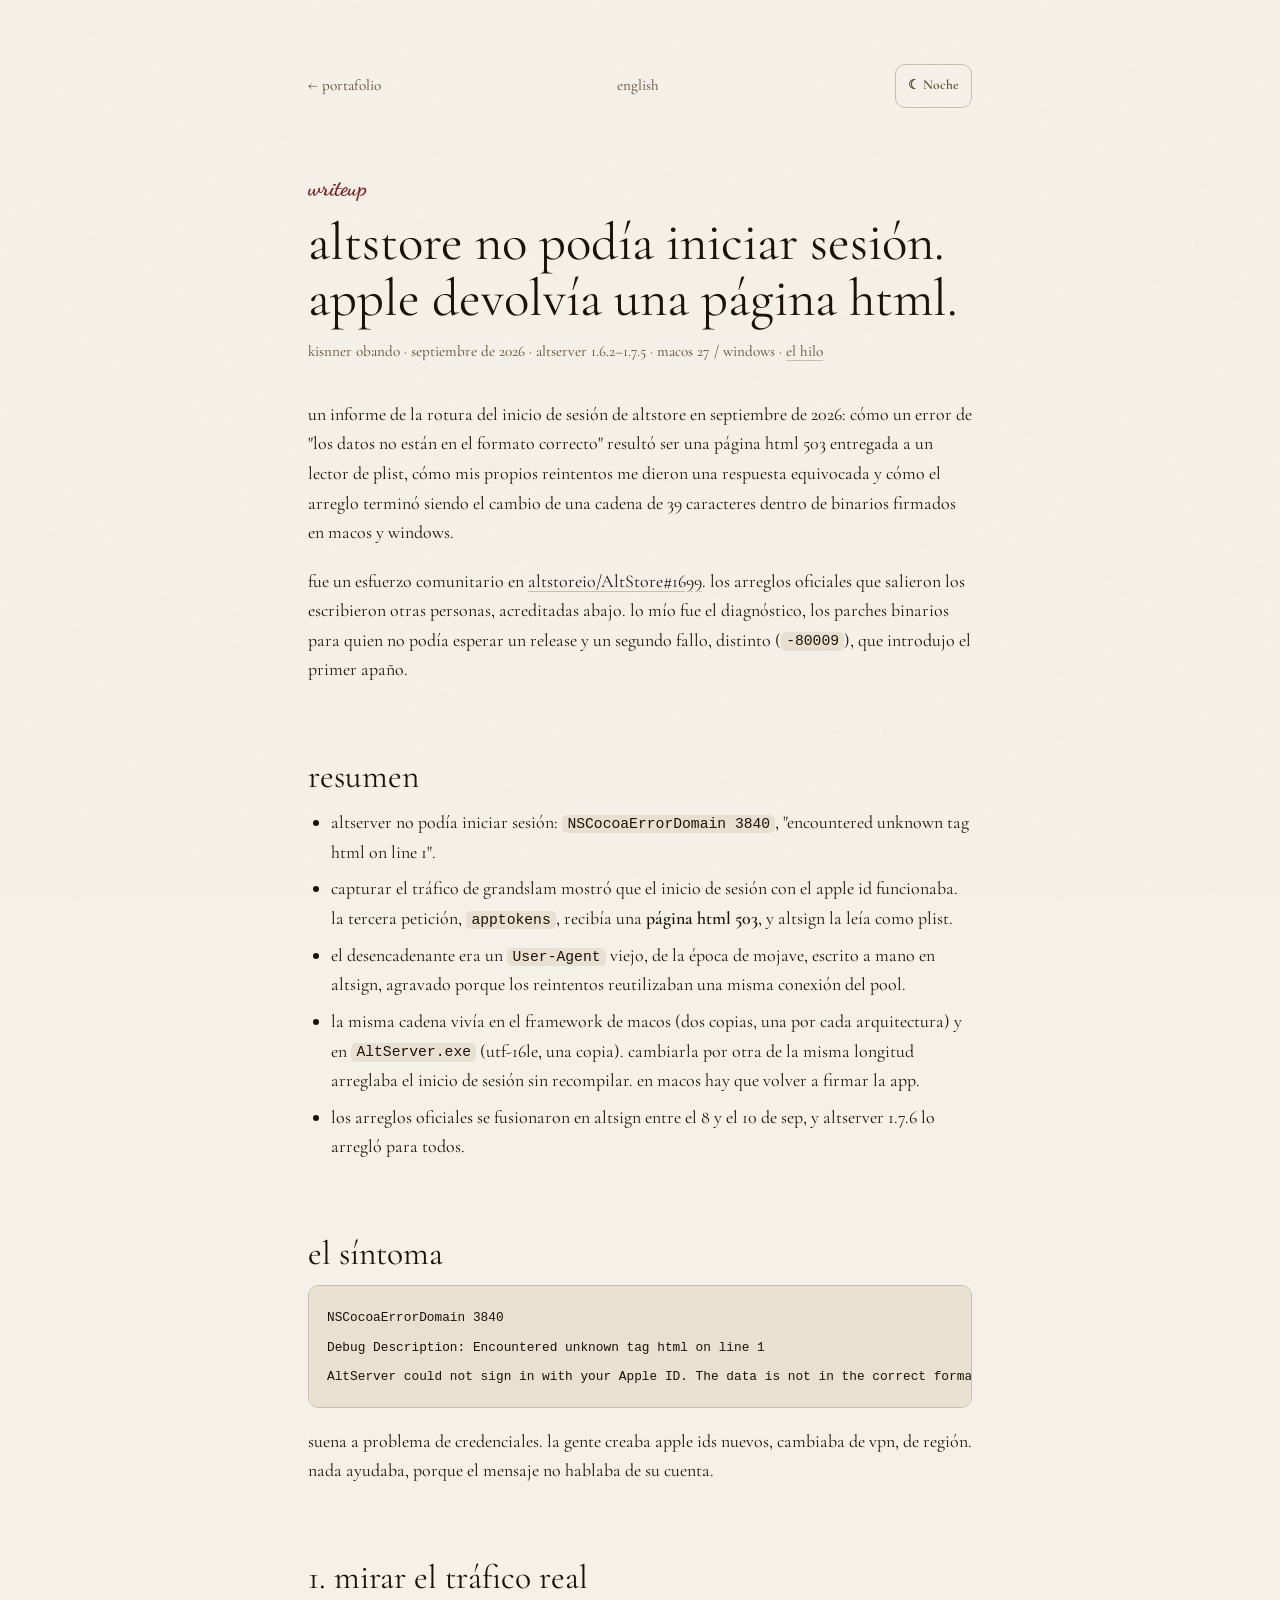
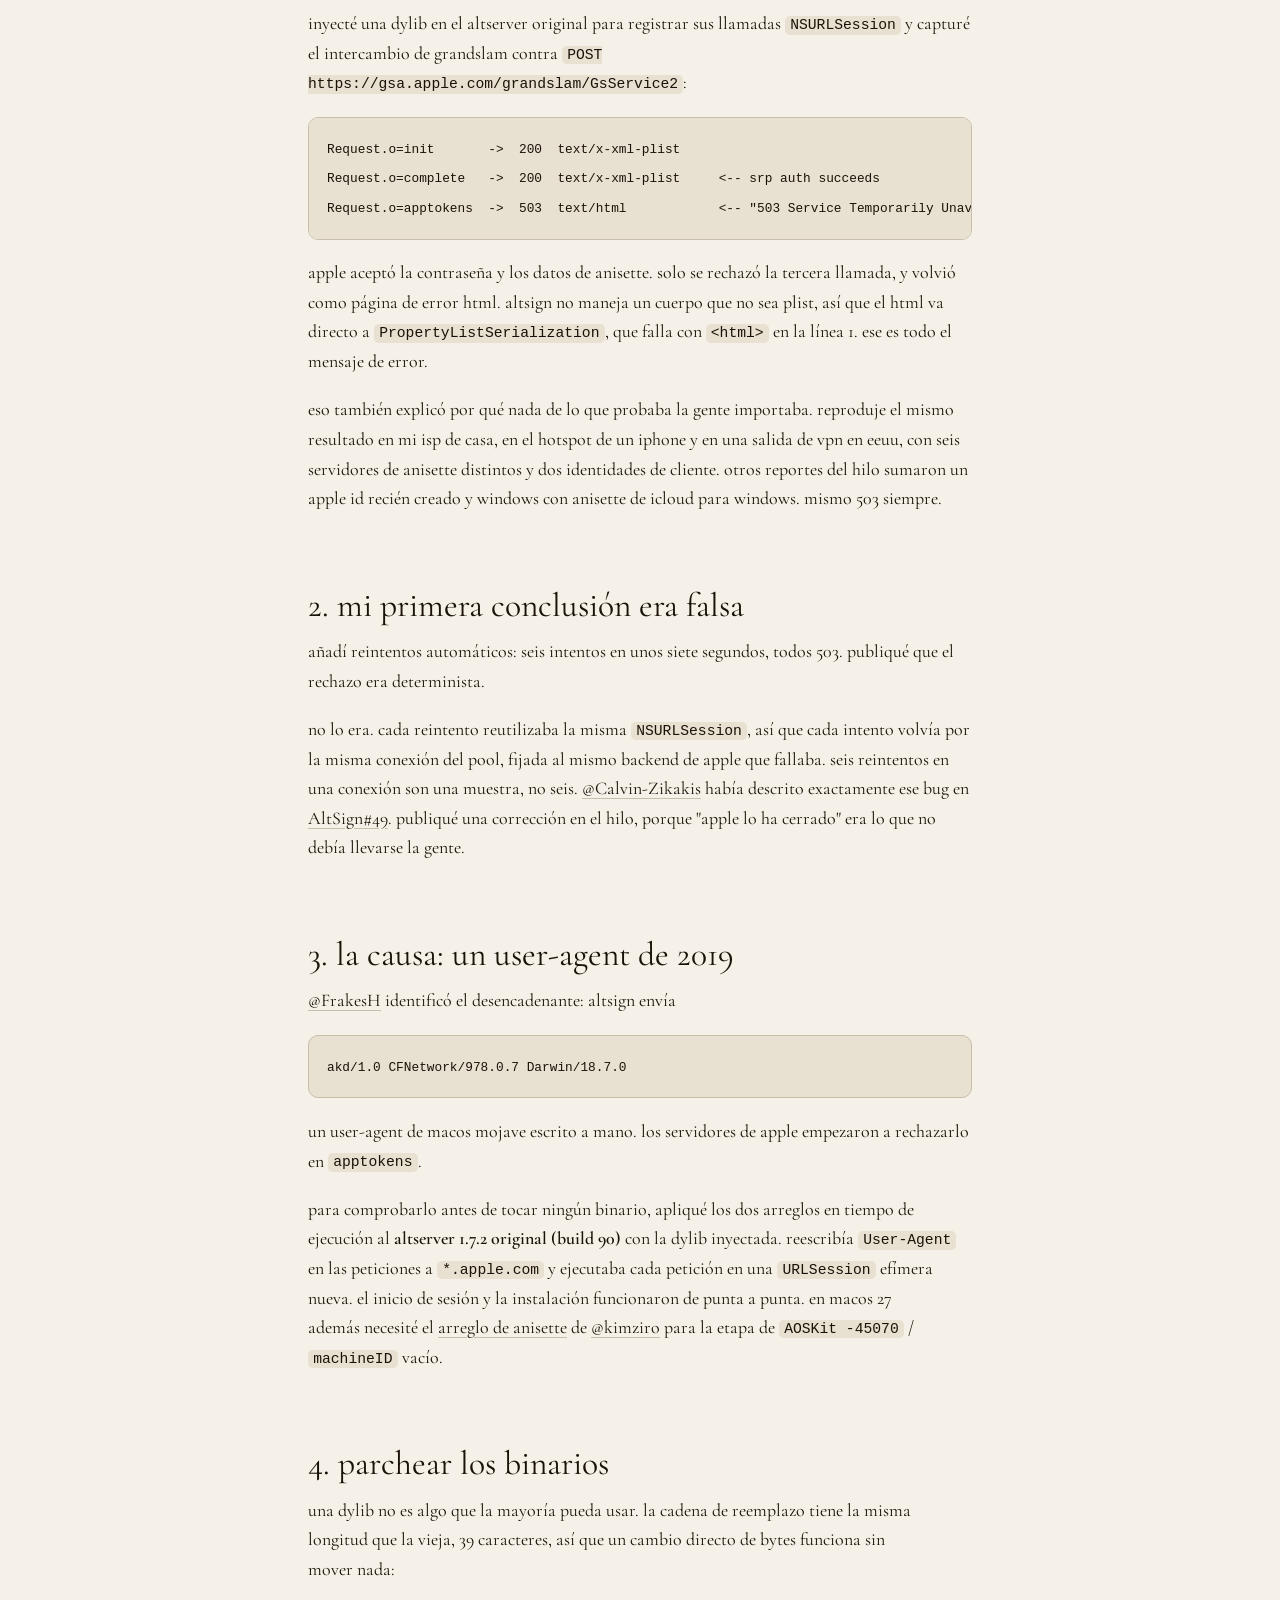
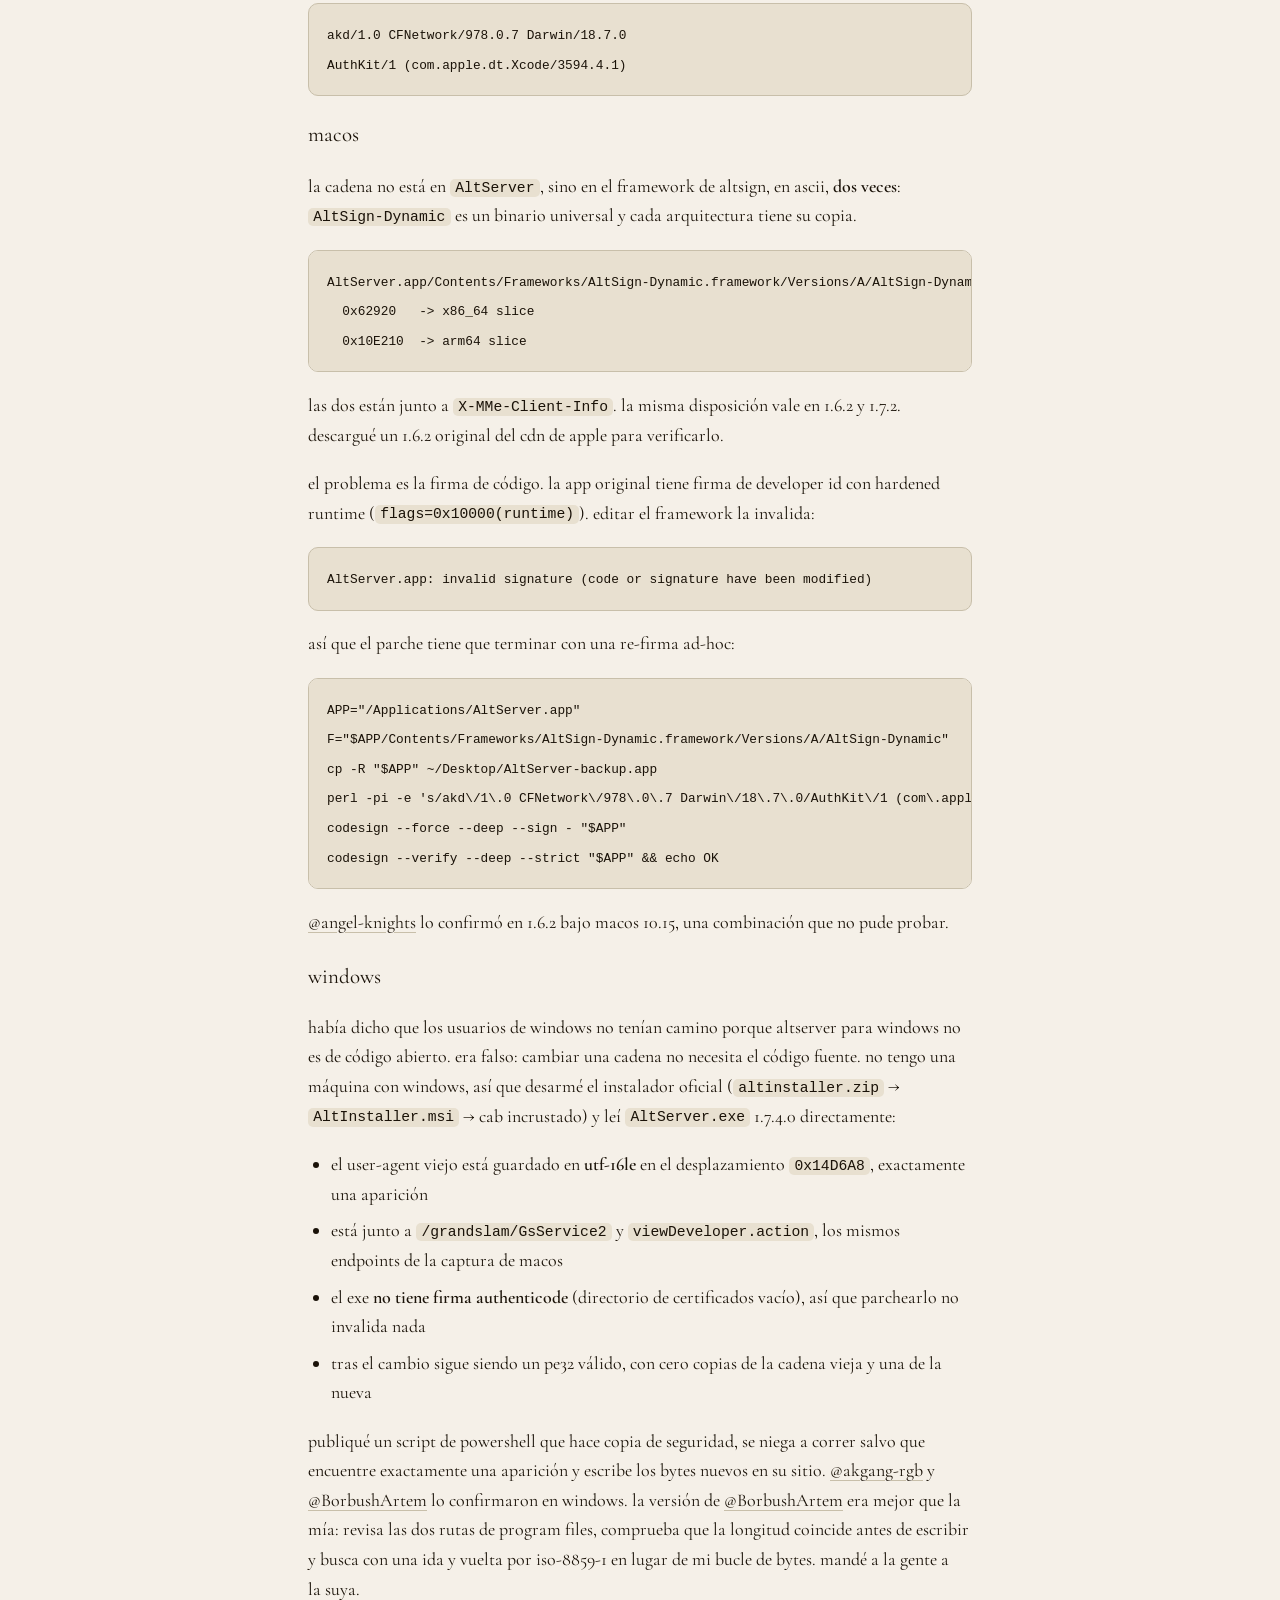
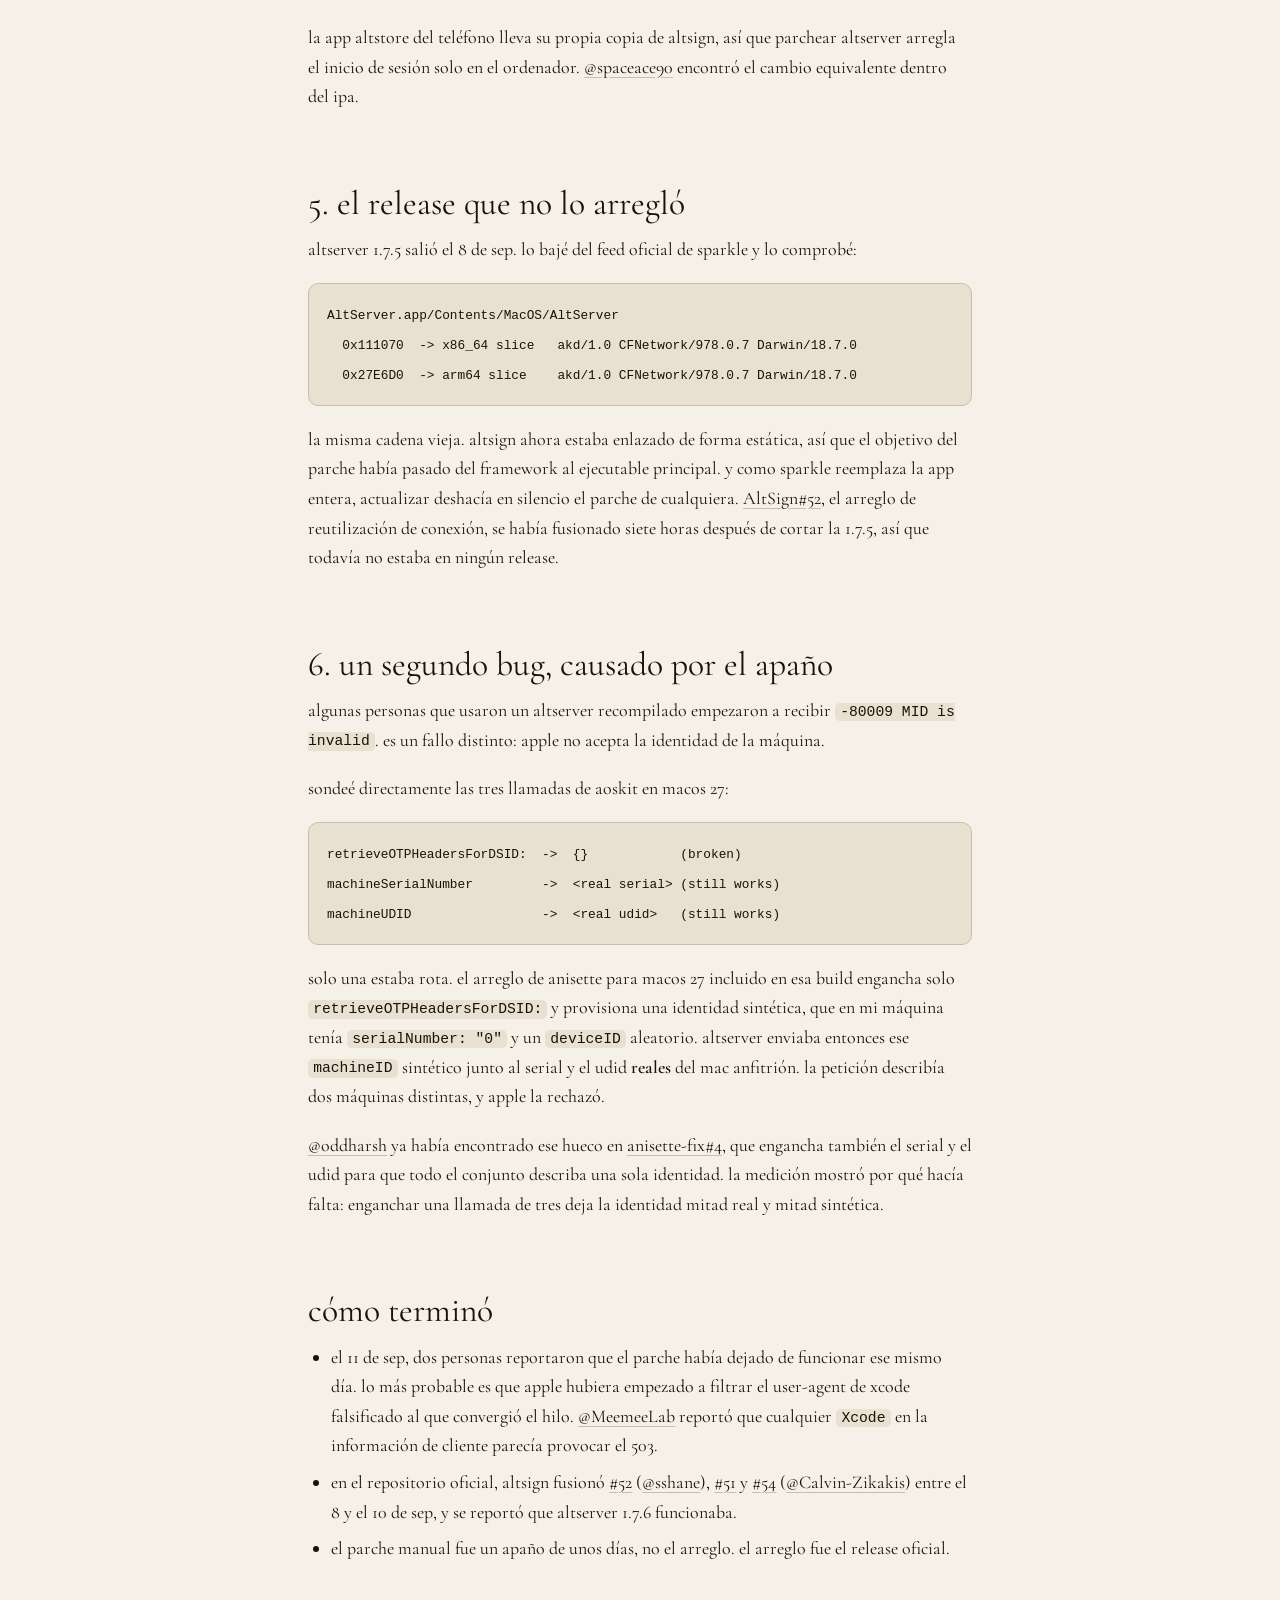
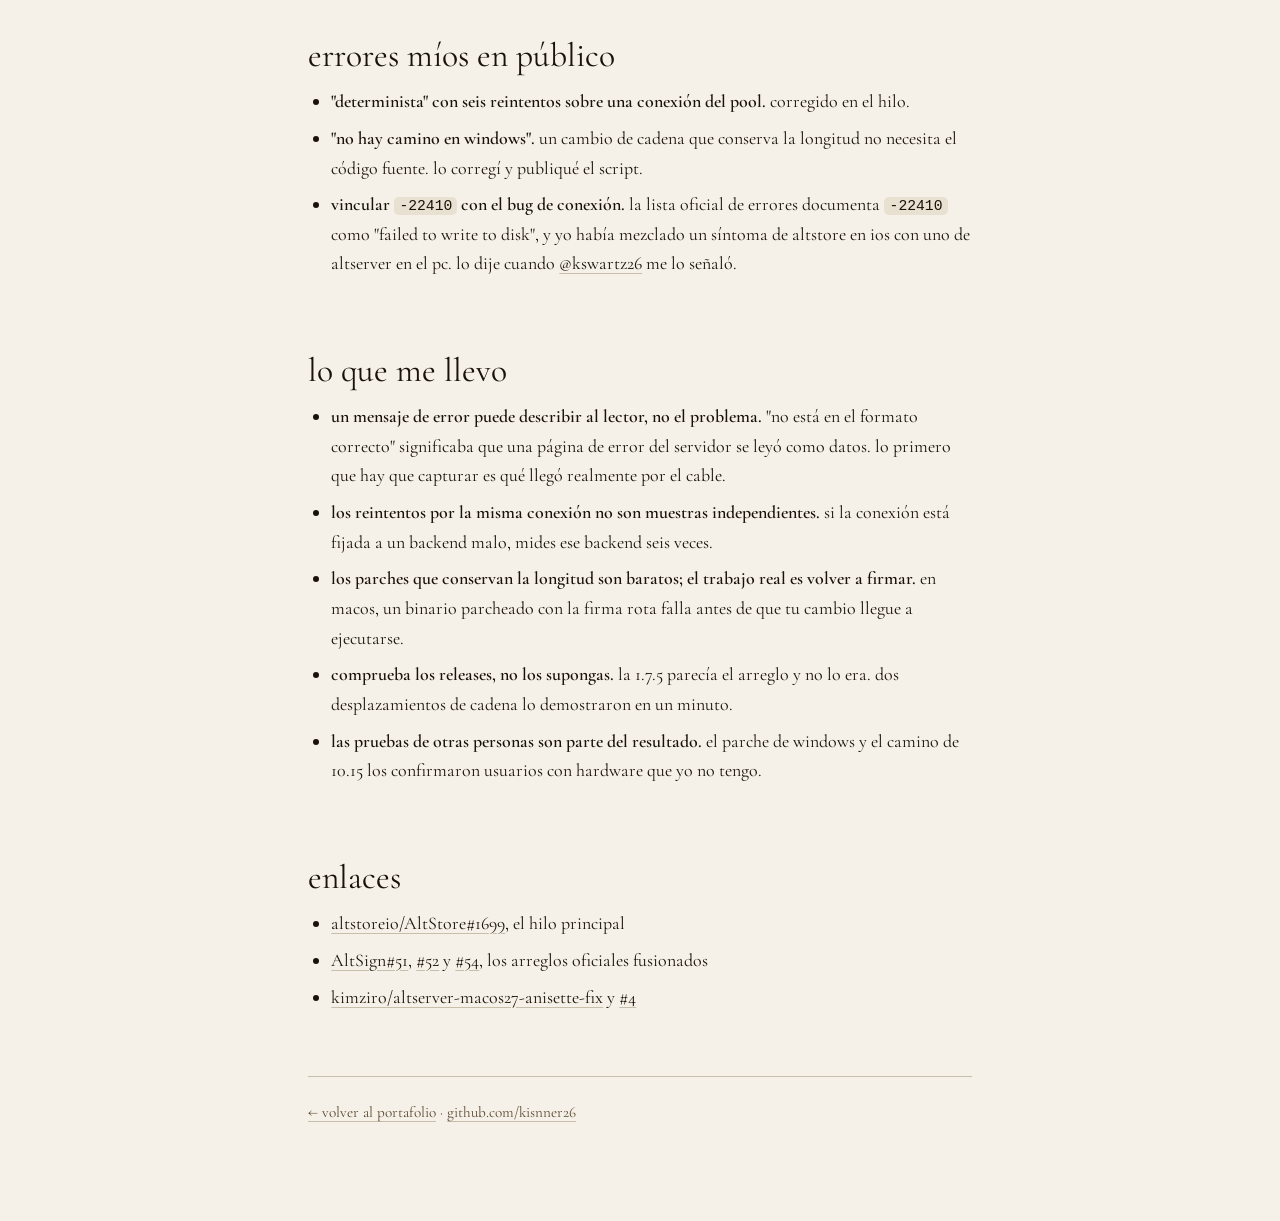
<file: writeups/altstore/es/index.html>
<!DOCTYPE html>
<html lang="es">
<head>
<meta charset="UTF-8">
<meta name="viewport" content="width=device-width, initial-scale=1, viewport-fit=cover">
<title>AltStore no podía iniciar sesión. Apple devolvía una página HTML. — Kisnner Obando</title>
<meta name="description" content="cómo NSCocoaErrorDomain 3840 en AltServer era una página 503 en HTML leída como plist, y cómo el cambio de una cadena de 39 caracteres arregló el inicio de sesión en macOS y Windows.">
<meta name="theme-color" content="#f5f0e8">
<link rel="canonical" href="https://kisnner26.github.io/writeups/altstore/es/">
<link rel="alternate" hreflang="es" href="https://kisnner26.github.io/writeups/altstore/es/">
<link rel="alternate" hreflang="en" href="https://kisnner26.github.io/writeups/altstore/">
<link rel="alternate" hreflang="x-default" href="https://kisnner26.github.io/writeups/altstore/">
<link rel="icon" href="data:image/svg+xml,%3Csvg xmlns='http://www.w3.org/2000/svg' viewBox='0 0 64 64'%3E%3Crect width='64' height='64' rx='14' fill='%23f5f0e8'/%3E%3Cpath d='M32 55V18M32 27C18 18 12 9 17 5c7 1 13 10 15 22M32 35c14-9 20-18 15-22-7 1-13 10-15 22' fill='none' stroke='%231a1208' stroke-linecap='round' stroke-width='3'/%3E%3C/svg%3E">

<meta property="og:type" content="article">
<meta property="og:url" content="https://kisnner26.github.io/writeups/altstore/es/">
<meta property="og:title" content="AltStore no podía iniciar sesión. Apple devolvía una página HTML.">
<meta property="og:description" content="cómo NSCocoaErrorDomain 3840 en AltServer era una página 503 en HTML leída como plist, y cómo el cambio de una cadena de 39 caracteres arregló el inicio de sesión en macOS y Windows.">
<meta name="twitter:card" content="summary">
<meta name="twitter:title" content="AltStore no podía iniciar sesión. Apple devolvía una página HTML.">
<meta name="twitter:description" content="cómo NSCocoaErrorDomain 3840 en AltServer era una página 503 en HTML leída como plist, y cómo el cambio de una cadena de 39 caracteres arregló el inicio de sesión en macOS y Windows.">

<link rel="preconnect" href="https://fonts.googleapis.com">
<link rel="preconnect" href="https://fonts.gstatic.com" crossorigin>
<link href="https://fonts.googleapis.com/css2?family=Cormorant+Garamond:ital,wght@0,300;0,400;0,600;1,300;1,400&family=IM+Fell+English:ital@0;1&family=Dancing+Script:wght@700&display=swap" rel="stylesheet">
<link rel="stylesheet" href="../../../css/tokens.css">
<link rel="stylesheet" href="../../../css/base.css">
<link rel="stylesheet" href="../../../css/components/writeup.css">

<script>
  // aplica el tema guardado antes de pintar, para evitar el parpadeo
  try { var t = localStorage.getItem('theme'); if (t) document.documentElement.dataset.theme = t; } catch (e) {}
</script>
</head>
<body style="padding-bottom:0">
<article class="wu">
  <nav class="wu-top" aria-label="Navegación">
    <a class="wu-back" href="../../../#writeups">← portafolio</a>
    <a class="wu-back" href="../" hreflang="en" lang="en">english</a>
    <button class="wu-theme" type="button" id="theme" aria-label="Cambiar entre papel y noche">☾ Noche</button>
  </nav>

  <header class="wu-head">
    <span class="wu-eyebrow">writeup</span>
    <h1 class="wu-title">altstore no podía iniciar sesión. apple devolvía una página html.</h1>
    <p class="wu-meta">kisnner obando · septiembre de 2026 · altserver 1.6.2–1.7.5 · macos 27 / windows · <a href="https://github.com/altstoreio/AltStore/issues/1699" target="_blank" rel="noopener noreferrer">el hilo</a></p>
  </header>

  <div class="wu-body">
<p>un informe de la rotura del inicio de sesión de altstore en septiembre de 2026: cómo un error de "los datos no están en el formato correcto" resultó ser una página html 503 entregada a un lector de plist, cómo mis propios reintentos me dieron una respuesta equivocada y cómo el arreglo terminó siendo el cambio de una cadena de 39 caracteres dentro de binarios firmados en macos y windows.</p>
<p>fue un esfuerzo comunitario en <a href="https://github.com/altstoreio/AltStore/issues/1699" target="_blank" rel="noopener noreferrer">altstoreio/AltStore#1699</a>. los arreglos oficiales que salieron los escribieron otras personas, acreditadas abajo. lo mío fue el diagnóstico, los parches binarios para quien no podía esperar un release y un segundo fallo, distinto (<code>-80009</code>), que introdujo el primer apaño.</p>
<h2>resumen</h2>
<ul>
<li>altserver no podía iniciar sesión: <code>NSCocoaErrorDomain 3840</code>, "encountered unknown tag html on line 1".</li>
<li>capturar el tráfico de grandslam mostró que el inicio de sesión con el apple id funcionaba. la tercera petición, <code>apptokens</code>, recibía una <strong>página html 503</strong>, y altsign la leía como plist.</li>
<li>el desencadenante era un <code>User-Agent</code> viejo, de la época de mojave, escrito a mano en altsign, agravado porque los reintentos reutilizaban una misma conexión del pool.</li>
<li>la misma cadena vivía en el framework de macos (dos copias, una por cada arquitectura) y en <code>AltServer.exe</code> (utf-16le, una copia). cambiarla por otra de la misma longitud arreglaba el inicio de sesión sin recompilar. en macos hay que volver a firmar la app.</li>
<li>los arreglos oficiales se fusionaron en altsign entre el 8 y el 10 de sep, y altserver 1.7.6 lo arregló para todos.</li>
</ul>
<h2>el síntoma</h2>
<pre><code>NSCocoaErrorDomain 3840
Debug Description: Encountered unknown tag html on line 1
AltServer could not sign in with your Apple ID. The data is not in the correct format.
</code></pre>
<p>suena a problema de credenciales. la gente creaba apple ids nuevos, cambiaba de vpn, de región. nada ayudaba, porque el mensaje no hablaba de su cuenta.</p>
<h2>1. mirar el tráfico real</h2>
<p>inyecté una dylib en el altserver original para registrar sus llamadas <code>NSURLSession</code> y capturé el intercambio de grandslam contra <code>POST https://gsa.apple.com/grandslam/GsService2</code>:</p>
<pre><code>Request.o=init       -&gt;  200  text/x-xml-plist
Request.o=complete   -&gt;  200  text/x-xml-plist     &lt;-- srp auth succeeds
Request.o=apptokens  -&gt;  503  text/html            &lt;-- "503 Service Temporarily Unavailable"
</code></pre>
<p>apple aceptó la contraseña y los datos de anisette. solo se rechazó la tercera llamada, y volvió como página de error html. altsign no maneja un cuerpo que no sea plist, así que el html va directo a <code>PropertyListSerialization</code>, que falla con <code>&lt;html&gt;</code> en la línea 1. ese es todo el mensaje de error.</p>
<p>eso también explicó por qué nada de lo que probaba la gente importaba. reproduje el mismo resultado en mi isp de casa, en el hotspot de un iphone y en una salida de vpn en eeuu, con seis servidores de anisette distintos y dos identidades de cliente. otros reportes del hilo sumaron un apple id recién creado y windows con anisette de icloud para windows. mismo 503 siempre.</p>
<h2>2. mi primera conclusión era falsa</h2>
<p>añadí reintentos automáticos: seis intentos en unos siete segundos, todos 503. publiqué que el rechazo era determinista.</p>
<p>no lo era. cada reintento reutilizaba la misma <code>NSURLSession</code>, así que cada intento volvía por la misma conexión del pool, fijada al mismo backend de apple que fallaba. seis reintentos en una conexión son una muestra, no seis. <a href="https://github.com/Calvin-Zikakis" target="_blank" rel="noopener noreferrer">@Calvin-Zikakis</a> había descrito exactamente ese bug en <a href="https://github.com/rileytestut/AltSign/pull/49" target="_blank" rel="noopener noreferrer">AltSign#49</a>. publiqué una corrección en el hilo, porque "apple lo ha cerrado" era lo que no debía llevarse la gente.</p>
<h2>3. la causa: un user-agent de 2019</h2>
<p><a href="https://github.com/FrakesH" target="_blank" rel="noopener noreferrer">@FrakesH</a> identificó el desencadenante: altsign envía</p>
<pre><code>akd/1.0 CFNetwork/978.0.7 Darwin/18.7.0
</code></pre>
<p>un user-agent de macos mojave escrito a mano. los servidores de apple empezaron a rechazarlo en <code>apptokens</code>.</p>
<p>para comprobarlo antes de tocar ningún binario, apliqué los dos arreglos en tiempo de ejecución al <strong>altserver 1.7.2 original (build 90)</strong> con la dylib inyectada. reescribía <code>User-Agent</code> en las peticiones a <code>*.apple.com</code> y ejecutaba cada petición en una <code>URLSession</code> efímera nueva. el inicio de sesión y la instalación funcionaron de punta a punta. en macos 27 además necesité el <a href="https://github.com/kimziro/altserver-macos27-anisette-fix" target="_blank" rel="noopener noreferrer">arreglo de anisette</a> de <a href="https://github.com/kimziro" target="_blank" rel="noopener noreferrer">@kimziro</a> para la etapa de <code>AOSKit -45070</code> / <code>machineID</code> vacío.</p>
<h2>4. parchear los binarios</h2>
<p>una dylib no es algo que la mayoría pueda usar. la cadena de reemplazo tiene la misma longitud que la vieja, 39 caracteres, así que un cambio directo de bytes funciona sin mover nada:</p>
<pre><code>akd/1.0 CFNetwork/978.0.7 Darwin/18.7.0
AuthKit/1 (com.apple.dt.Xcode/3594.4.1)
</code></pre>
<h3>macos</h3>
<p>la cadena no está en <code>AltServer</code>, sino en el framework de altsign, en ascii, <strong>dos veces</strong>: <code>AltSign-Dynamic</code> es un binario universal y cada arquitectura tiene su copia.</p>
<pre><code>AltServer.app/Contents/Frameworks/AltSign-Dynamic.framework/Versions/A/AltSign-Dynamic
  0x62920   -&gt; x86_64 slice
  0x10E210  -&gt; arm64 slice
</code></pre>
<p>las dos están junto a <code>X-MMe-Client-Info</code>. la misma disposición vale en 1.6.2 y 1.7.2. descargué un 1.6.2 original del cdn de apple para verificarlo.</p>
<p>el problema es la firma de código. la app original tiene firma de developer id con hardened runtime (<code>flags=0x10000(runtime)</code>). editar el framework la invalida:</p>
<pre><code>AltServer.app: invalid signature (code or signature have been modified)
</code></pre>
<p>así que el parche tiene que terminar con una re-firma ad-hoc:</p>
<pre><code>APP="/Applications/AltServer.app"
F="$APP/Contents/Frameworks/AltSign-Dynamic.framework/Versions/A/AltSign-Dynamic"
cp -R "$APP" ~/Desktop/AltServer-backup.app
perl -pi -e 's/akd\/1\.0 CFNetwork\/978\.0\.7 Darwin\/18\.7\.0/AuthKit\/1 (com\.apple\.dt\.Xcode\/3594\.4\.1)/g' "$F"
codesign --force --deep --sign - "$APP"
codesign --verify --deep --strict "$APP" &amp;&amp; echo OK</code></pre>
<p><a href="https://github.com/angel-knights" target="_blank" rel="noopener noreferrer">@angel-knights</a> lo confirmó en 1.6.2 bajo macos 10.15, una combinación que no pude probar.</p>
<h3>windows</h3>
<p>había dicho que los usuarios de windows no tenían camino porque altserver para windows no es de código abierto. era falso: cambiar una cadena no necesita el código fuente. no tengo una máquina con windows, así que desarmé el instalador oficial (<code>altinstaller.zip</code> → <code>AltInstaller.msi</code> → cab incrustado) y leí <code>AltServer.exe</code> 1.7.4.0 directamente:</p>
<ul>
<li>el user-agent viejo está guardado en <strong>utf-16le</strong> en el desplazamiento <strong><code>0x14D6A8</code></strong>, exactamente una aparición</li>
<li>está junto a <code>/grandslam/GsService2</code> y <code>viewDeveloper.action</code>, los mismos endpoints de la captura de macos</li>
<li>el exe <strong>no tiene firma authenticode</strong> (directorio de certificados vacío), así que parchearlo no invalida nada</li>
<li>tras el cambio sigue siendo un pe32 válido, con cero copias de la cadena vieja y una de la nueva</li>
</ul>
<p>publiqué un script de powershell que hace copia de seguridad, se niega a correr salvo que encuentre exactamente una aparición y escribe los bytes nuevos en su sitio. <a href="https://github.com/akgang-rgb" target="_blank" rel="noopener noreferrer">@akgang-rgb</a> y <a href="https://github.com/BorbushArtem" target="_blank" rel="noopener noreferrer">@BorbushArtem</a> lo confirmaron en windows. la versión de <a href="https://github.com/BorbushArtem" target="_blank" rel="noopener noreferrer">@BorbushArtem</a> era mejor que la mía: revisa las dos rutas de program files, comprueba que la longitud coincide antes de escribir y busca con una ida y vuelta por iso-8859-1 en lugar de mi bucle de bytes. mandé a la gente a la suya.</p>
<p>la app altstore del teléfono lleva su propia copia de altsign, así que parchear altserver arregla el inicio de sesión solo en el ordenador. <a href="https://github.com/spaceace90" target="_blank" rel="noopener noreferrer">@spaceace90</a> encontró el cambio equivalente dentro del ipa.</p>
<h2>5. el release que no lo arregló</h2>
<p>altserver 1.7.5 salió el 8 de sep. lo bajé del feed oficial de sparkle y lo comprobé:</p>
<pre><code>AltServer.app/Contents/MacOS/AltServer
  0x111070  -&gt; x86_64 slice   akd/1.0 CFNetwork/978.0.7 Darwin/18.7.0
  0x27E6D0  -&gt; arm64 slice    akd/1.0 CFNetwork/978.0.7 Darwin/18.7.0
</code></pre>
<p>la misma cadena vieja. altsign ahora estaba enlazado de forma estática, así que el objetivo del parche había pasado del framework al ejecutable principal. y como sparkle reemplaza la app entera, actualizar deshacía en silencio el parche de cualquiera. <a href="https://github.com/rileytestut/AltSign/pull/52" target="_blank" rel="noopener noreferrer">AltSign#52</a>, el arreglo de reutilización de conexión, se había fusionado siete horas después de cortar la 1.7.5, así que todavía no estaba en ningún release.</p>
<h2>6. un segundo bug, causado por el apaño</h2>
<p>algunas personas que usaron un altserver recompilado empezaron a recibir <code>-80009 MID is invalid</code>. es un fallo distinto: apple no acepta la identidad de la máquina.</p>
<p>sondeé directamente las tres llamadas de aoskit en macos 27:</p>
<pre><code>retrieveOTPHeadersForDSID:  -&gt;  {}            (broken)
machineSerialNumber         -&gt;  &lt;real serial&gt; (still works)
machineUDID                 -&gt;  &lt;real udid&gt;   (still works)
</code></pre>
<p>solo una estaba rota. el arreglo de anisette para macos 27 incluido en esa build engancha solo <code>retrieveOTPHeadersForDSID:</code> y provisiona una identidad sintética, que en mi máquina tenía <code>serialNumber: "0"</code> y un <code>deviceID</code> aleatorio. altserver enviaba entonces ese <code>machineID</code> sintético junto al serial y el udid <strong>reales</strong> del mac anfitrión. la petición describía dos máquinas distintas, y apple la rechazó.</p>
<p><a href="https://github.com/oddharsh" target="_blank" rel="noopener noreferrer">@oddharsh</a> ya había encontrado ese hueco en <a href="https://github.com/kimziro/altserver-macos27-anisette-fix/pull/4" target="_blank" rel="noopener noreferrer">anisette-fix#4</a>, que engancha también el serial y el udid para que todo el conjunto describa una sola identidad. la medición mostró por qué hacía falta: enganchar una llamada de tres deja la identidad mitad real y mitad sintética.</p>
<h2>cómo terminó</h2>
<ul>
<li>el 11 de sep, dos personas reportaron que el parche había dejado de funcionar ese mismo día. lo más probable es que apple hubiera empezado a filtrar el user-agent de xcode falsificado al que convergió el hilo. <a href="https://github.com/MeemeeLab" target="_blank" rel="noopener noreferrer">@MeemeeLab</a> reportó que cualquier <code>Xcode</code> en la información de cliente parecía provocar el 503.</li>
<li>en el repositorio oficial, altsign fusionó <a href="https://github.com/rileytestut/AltSign/pull/52" target="_blank" rel="noopener noreferrer">#52</a> (<a href="https://github.com/sshane" target="_blank" rel="noopener noreferrer">@sshane</a>), <a href="https://github.com/rileytestut/AltSign/pull/51" target="_blank" rel="noopener noreferrer">#51</a> y <a href="https://github.com/rileytestut/AltSign/pull/54" target="_blank" rel="noopener noreferrer">#54</a> (<a href="https://github.com/Calvin-Zikakis" target="_blank" rel="noopener noreferrer">@Calvin-Zikakis</a>) entre el 8 y el 10 de sep, y se reportó que altserver 1.7.6 funcionaba.</li>
<li>el parche manual fue un apaño de unos días, no el arreglo. el arreglo fue el release oficial.</li>
</ul>
<h2>errores míos en público</h2>
<ul>
<li><strong>"determinista" con seis reintentos sobre una conexión del pool.</strong> corregido en el hilo.</li>
<li><strong>"no hay camino en windows".</strong> un cambio de cadena que conserva la longitud no necesita el código fuente. lo corregí y publiqué el script.</li>
<li><strong>vincular <code>-22410</code> con el bug de conexión.</strong> la lista oficial de errores documenta <code>-22410</code> como "failed to write to disk", y yo había mezclado un síntoma de altstore en ios con uno de altserver en el pc. lo dije cuando <a href="https://github.com/kswartz26" target="_blank" rel="noopener noreferrer">@kswartz26</a> me lo señaló.</li>
</ul>
<h2>lo que me llevo</h2>
<ul>
<li><strong>un mensaje de error puede describir al lector, no el problema.</strong> "no está en el formato correcto" significaba que una página de error del servidor se leyó como datos. lo primero que hay que capturar es qué llegó realmente por el cable.</li>
<li><strong>los reintentos por la misma conexión no son muestras independientes.</strong> si la conexión está fijada a un backend malo, mides ese backend seis veces.</li>
<li><strong>los parches que conservan la longitud son baratos; el trabajo real es volver a firmar.</strong> en macos, un binario parcheado con la firma rota falla antes de que tu cambio llegue a ejecutarse.</li>
<li><strong>comprueba los releases, no los supongas.</strong> la 1.7.5 parecía el arreglo y no lo era. dos desplazamientos de cadena lo demostraron en un minuto.</li>
<li><strong>las pruebas de otras personas son parte del resultado.</strong> el parche de windows y el camino de 10.15 los confirmaron usuarios con hardware que yo no tengo.</li>
</ul>
<h2>enlaces</h2>
<ul>
<li><a href="https://github.com/altstoreio/AltStore/issues/1699" target="_blank" rel="noopener noreferrer">altstoreio/AltStore#1699</a>, el hilo principal</li>
<li><a href="https://github.com/rileytestut/AltSign/pull/51" target="_blank" rel="noopener noreferrer">AltSign#51</a>, <a href="https://github.com/rileytestut/AltSign/pull/52" target="_blank" rel="noopener noreferrer">#52</a> y <a href="https://github.com/rileytestut/AltSign/pull/54" target="_blank" rel="noopener noreferrer">#54</a>, los arreglos oficiales fusionados</li>
<li><a href="https://github.com/kimziro/altserver-macos27-anisette-fix" target="_blank" rel="noopener noreferrer">kimziro/altserver-macos27-anisette-fix</a> y <a href="https://github.com/kimziro/altserver-macos27-anisette-fix/pull/4" target="_blank" rel="noopener noreferrer">#4</a></li>
</ul>  </div>

  <footer class="wu-foot">
    <p><a href="../../../#writeups">← volver al portafolio</a> · <a href="https://github.com/kisnner26" target="_blank" rel="noopener noreferrer">github.com/kisnner26</a></p>
  </footer>
</article>

<script type="module">
  import { toggleTheme, currentTheme } from '../../../js/lib/theme.js';
  const btn = document.getElementById('theme');
  const label = () => { btn.textContent = currentTheme() === 'night' ? '☀ Papel' : '☾ Noche'; };
  label();
  btn.addEventListener('click', () => { toggleTheme(); label(); });
</script>
</body>
</html>
</file>
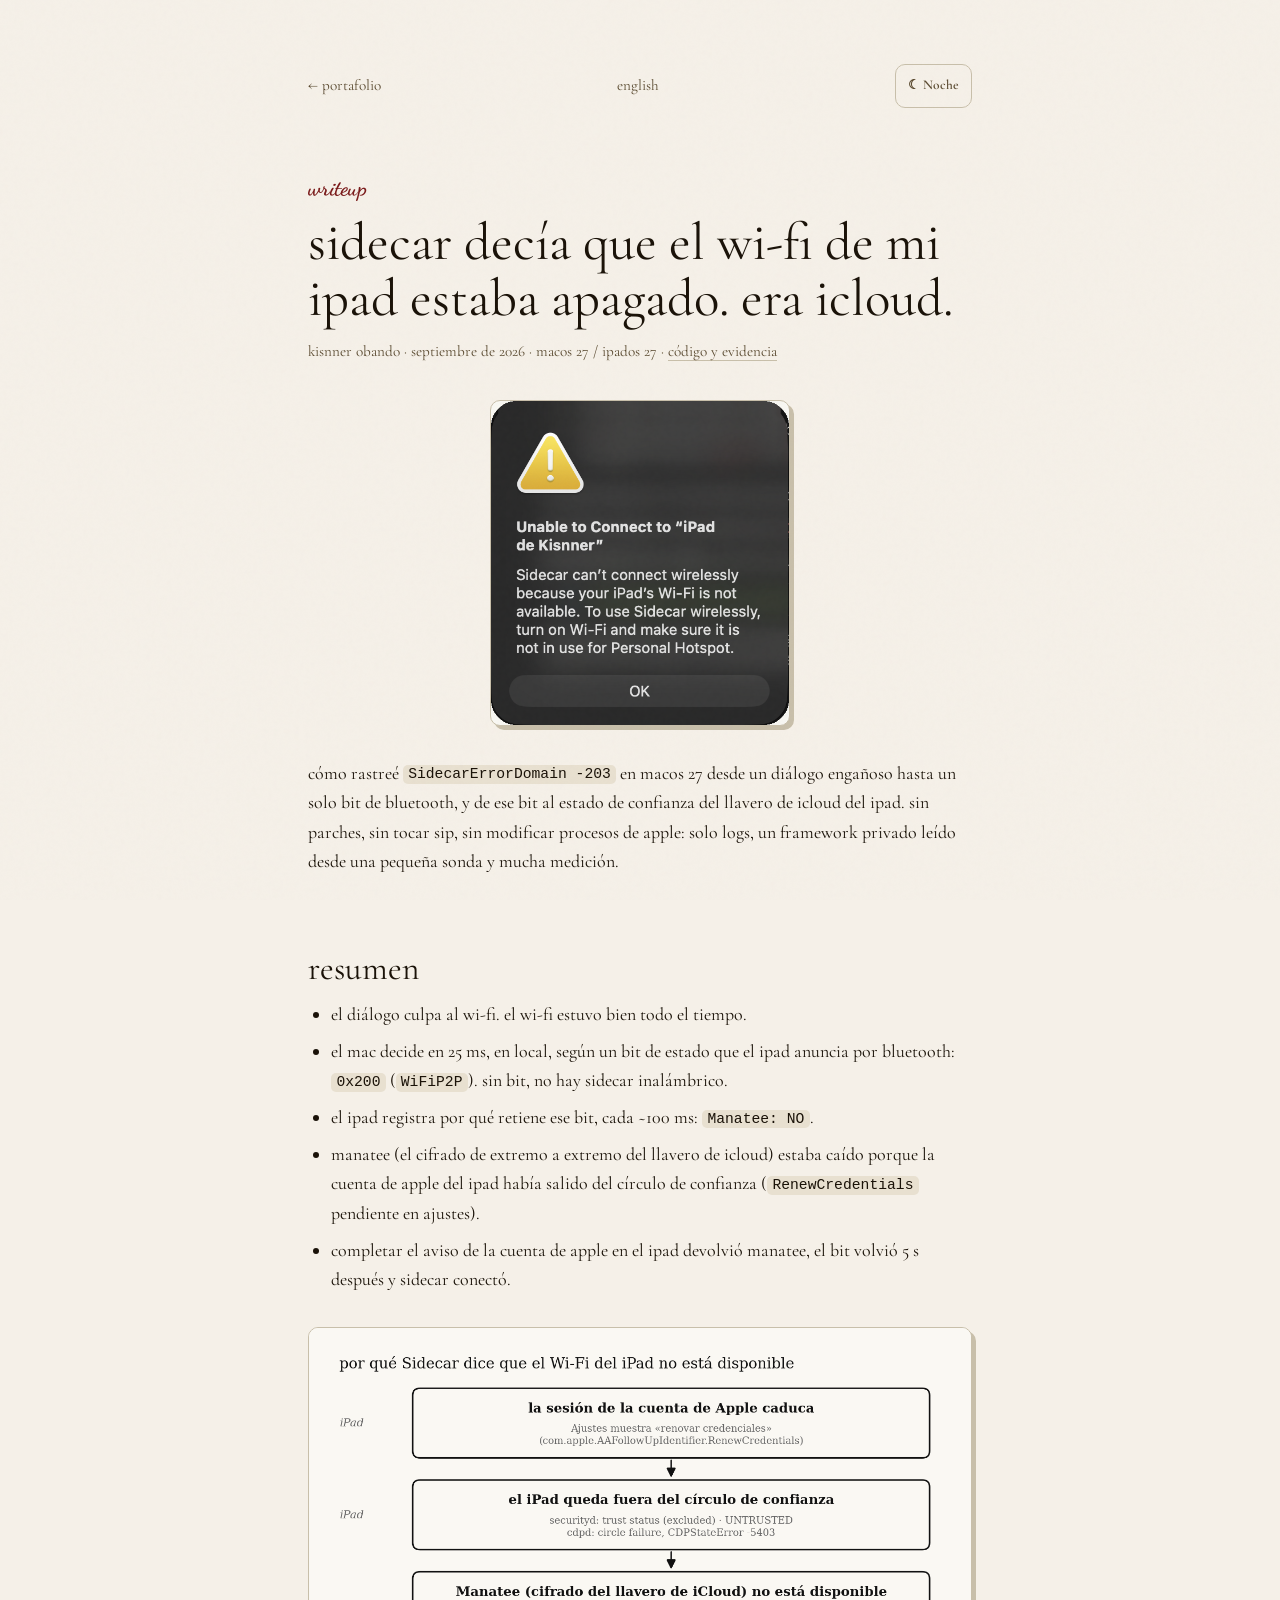
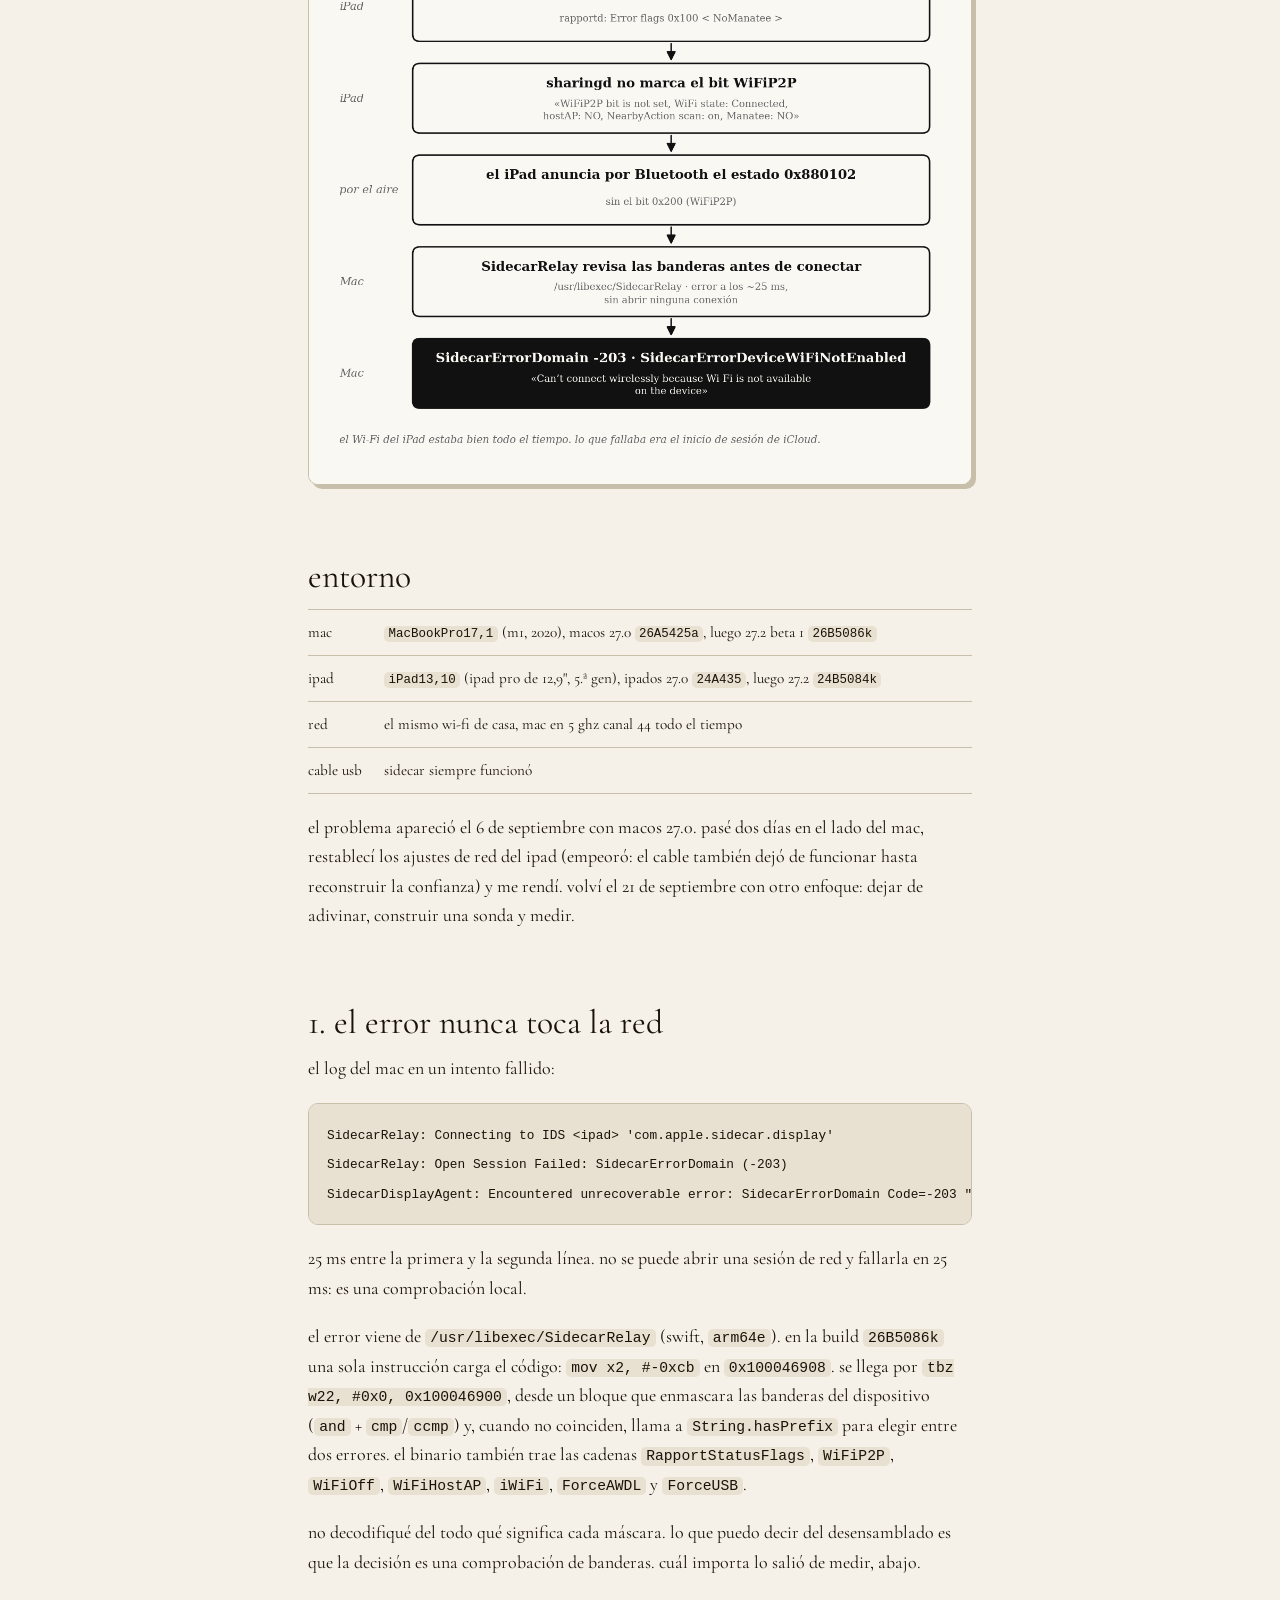
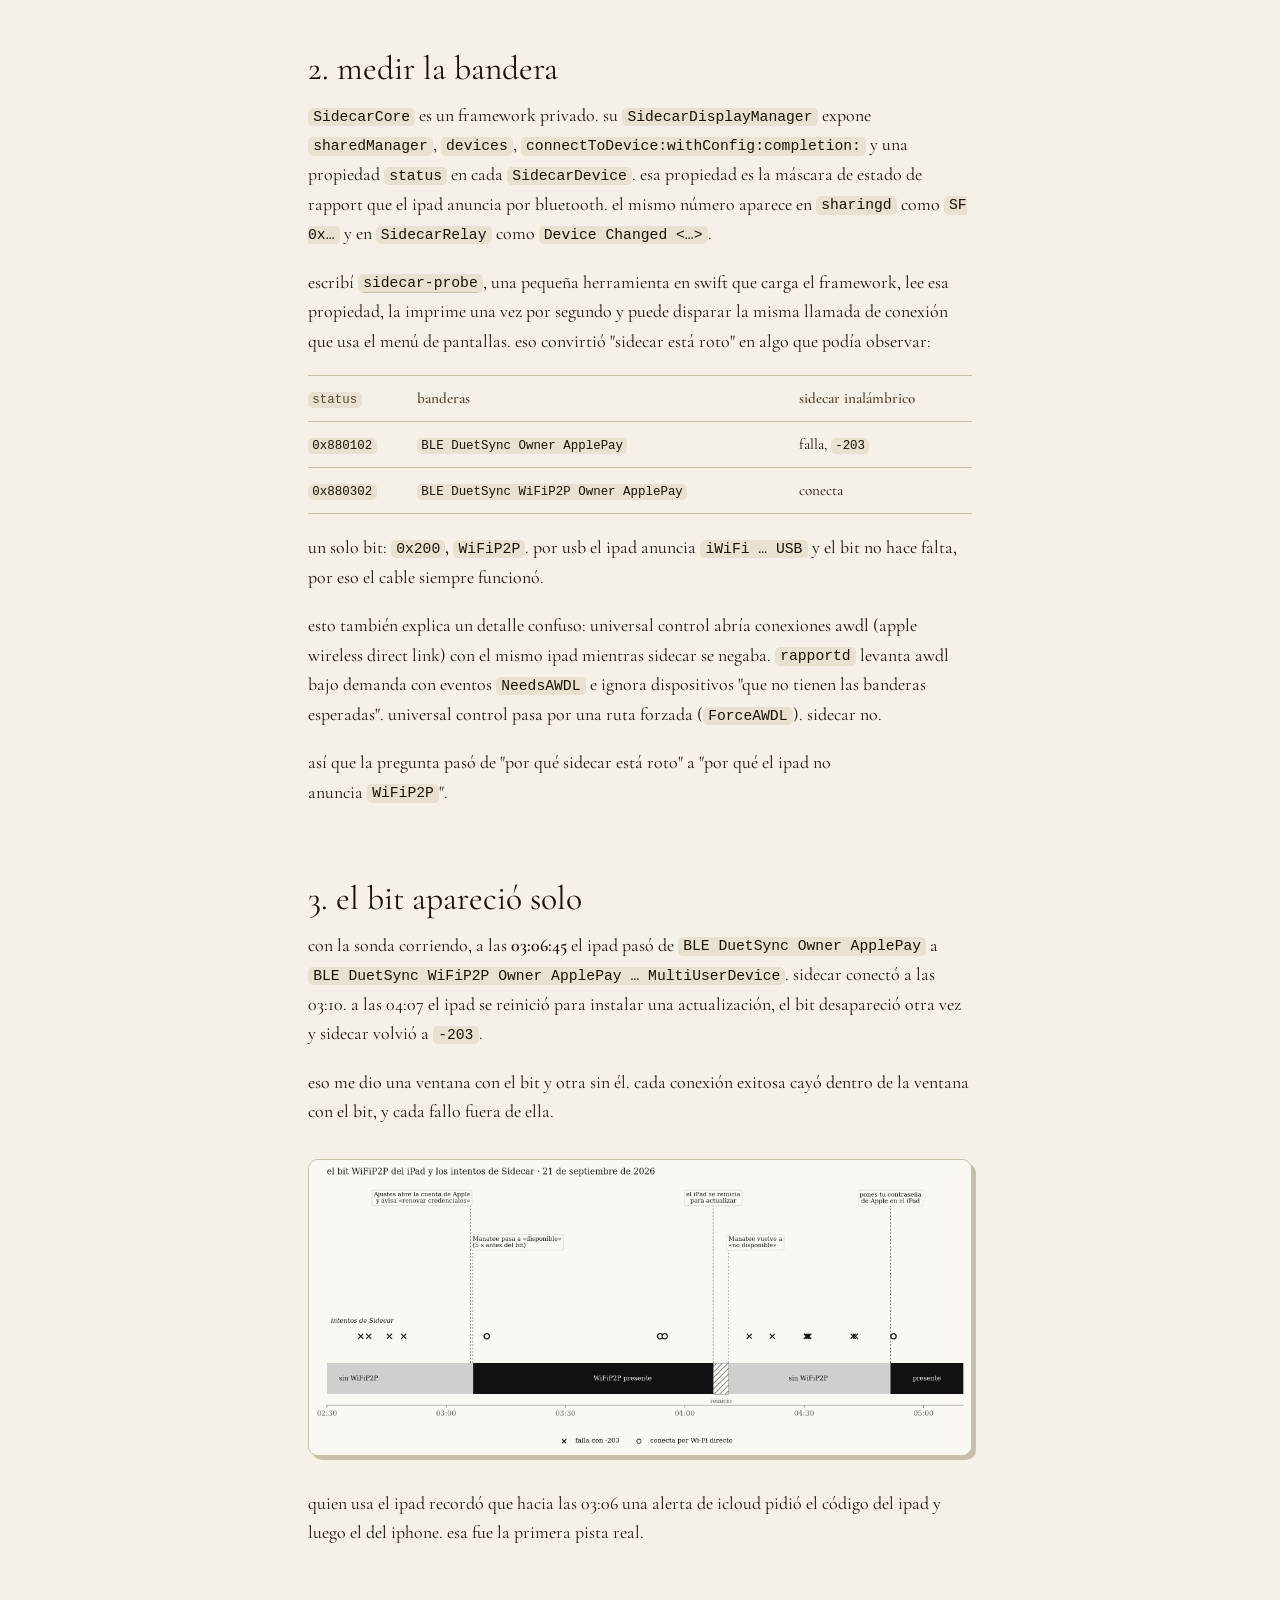
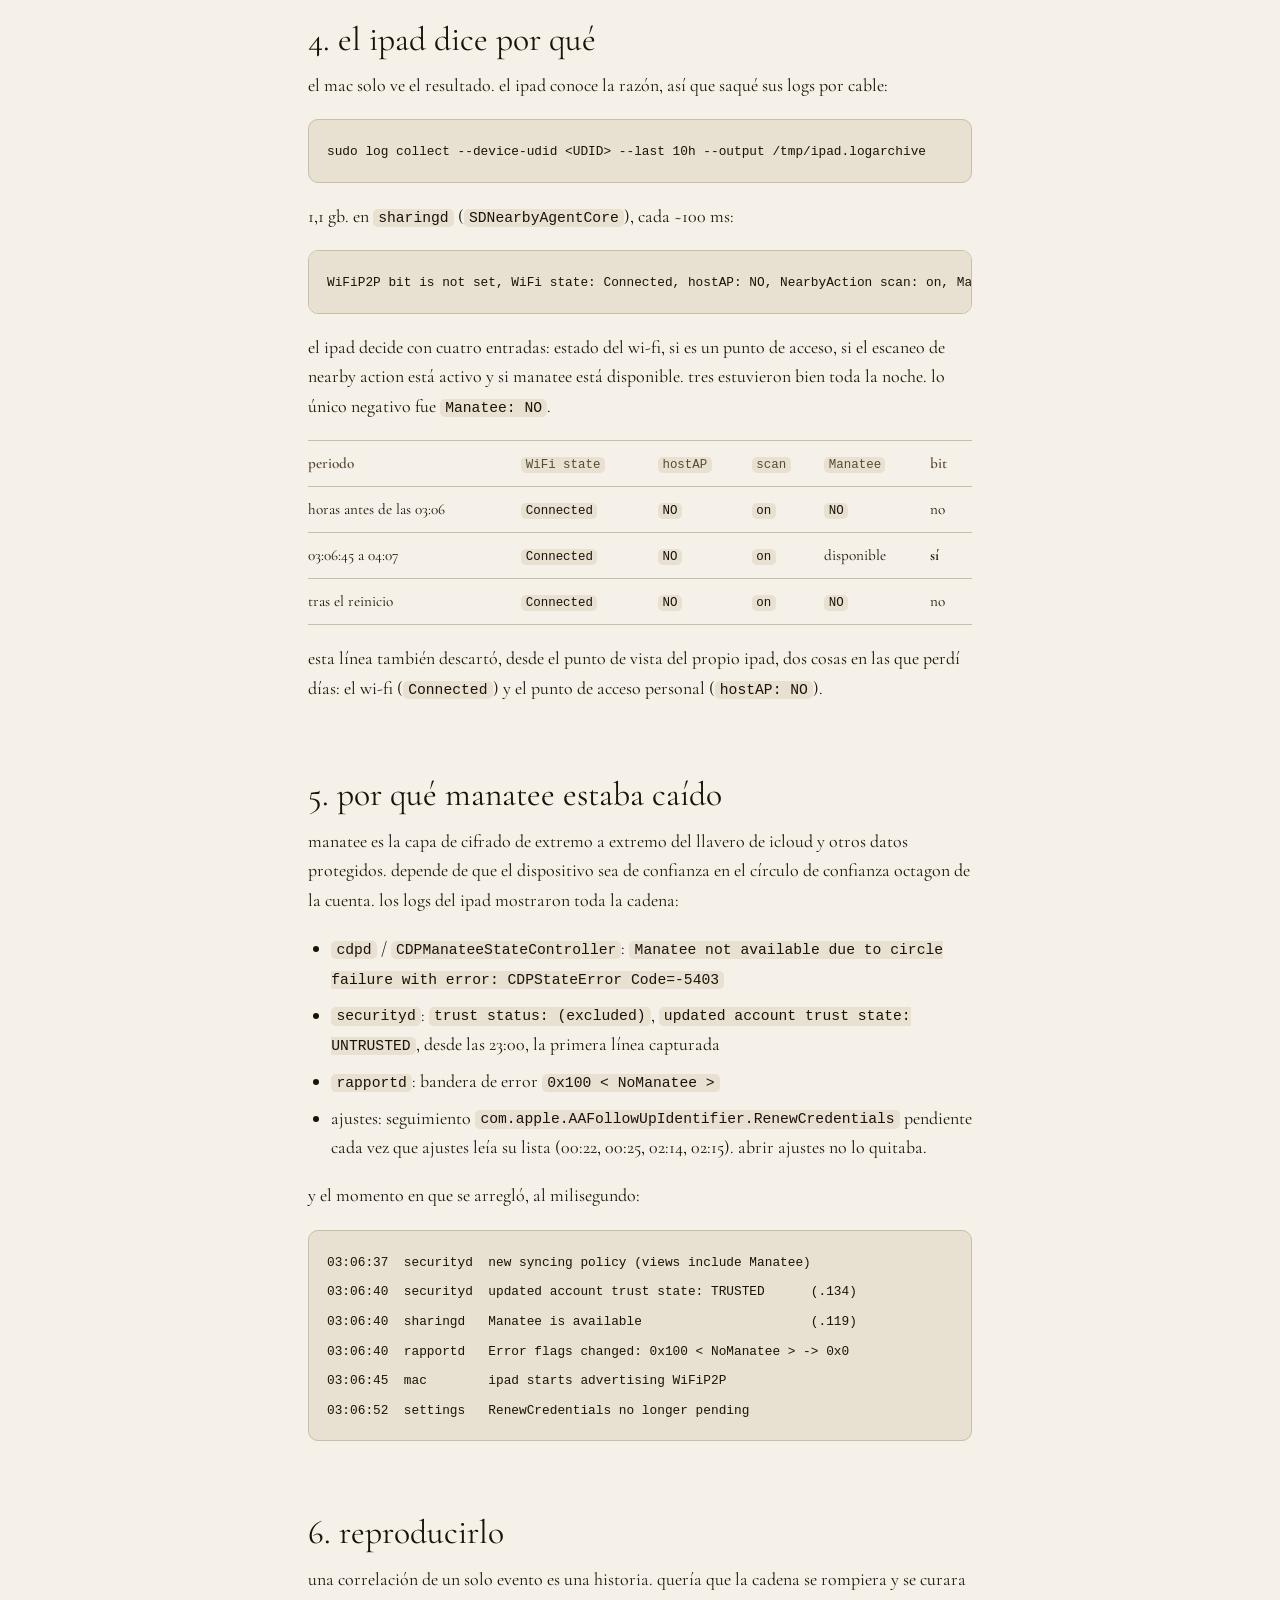
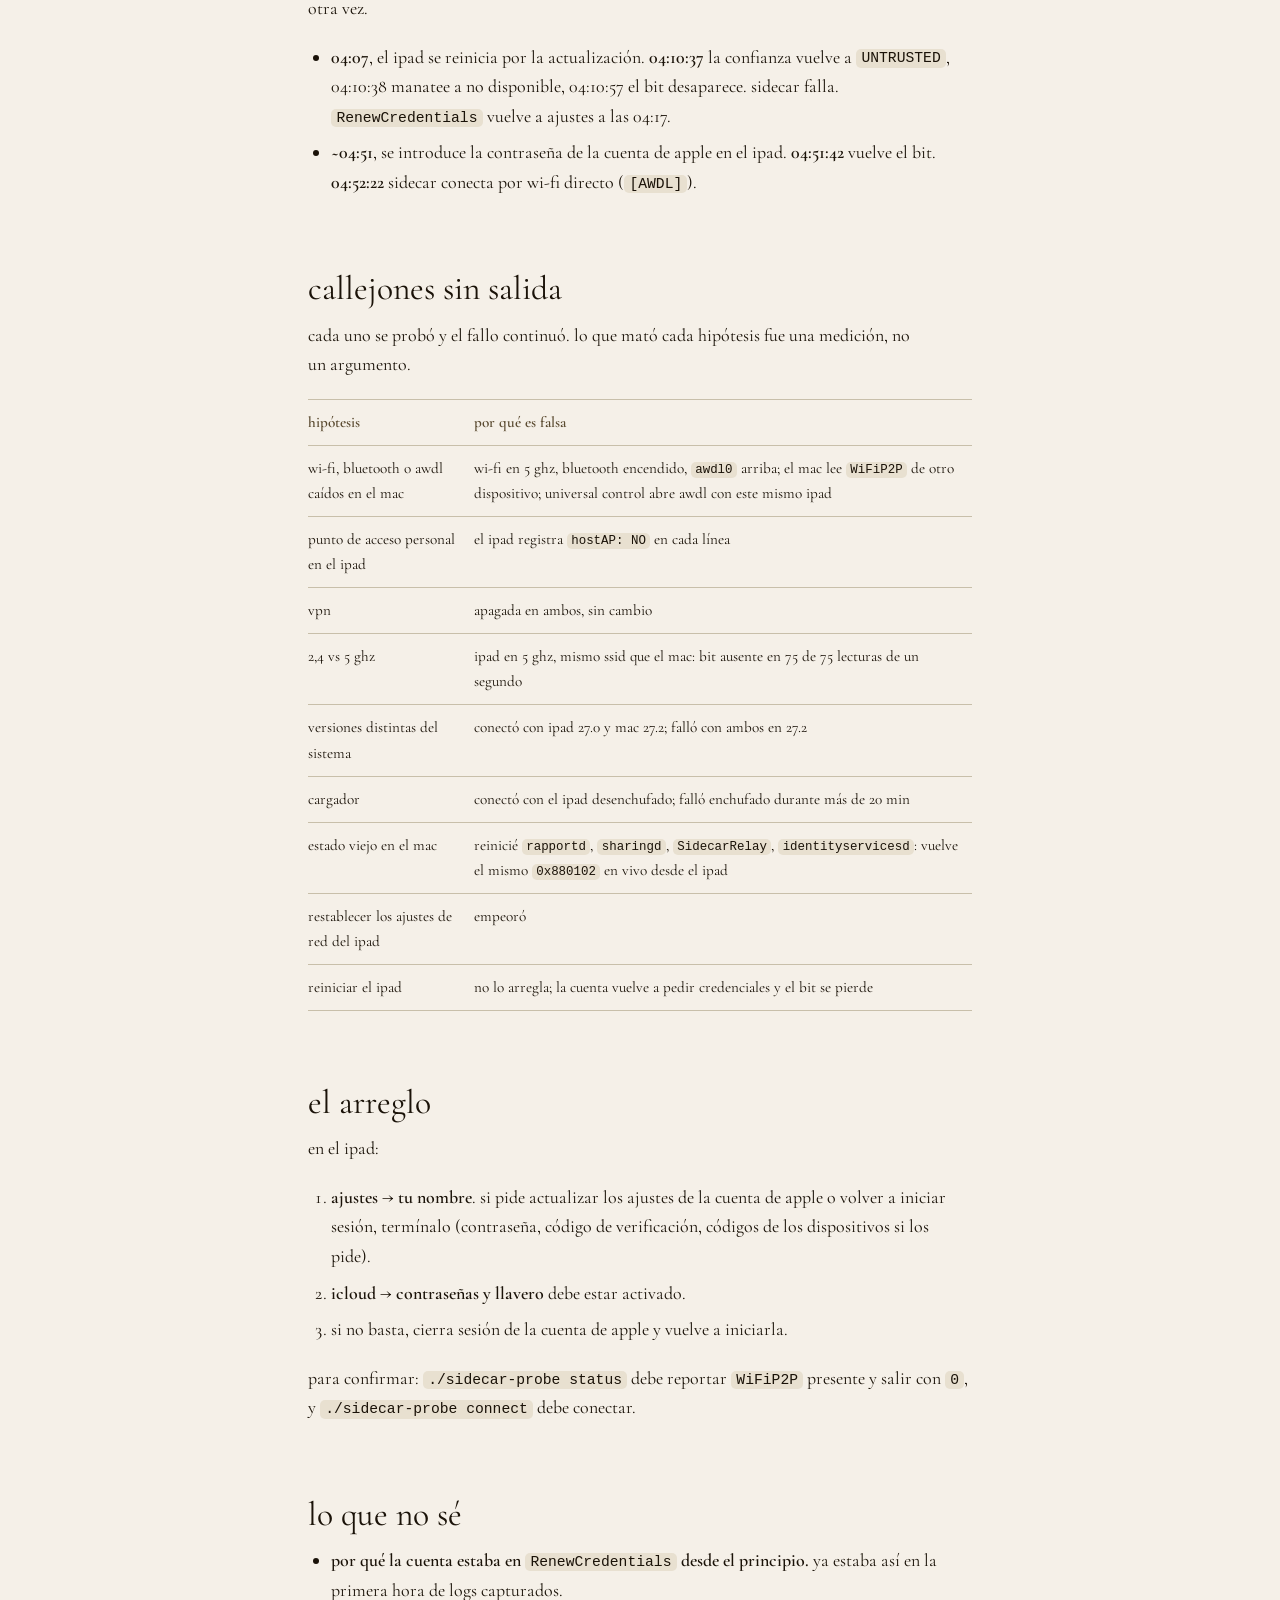
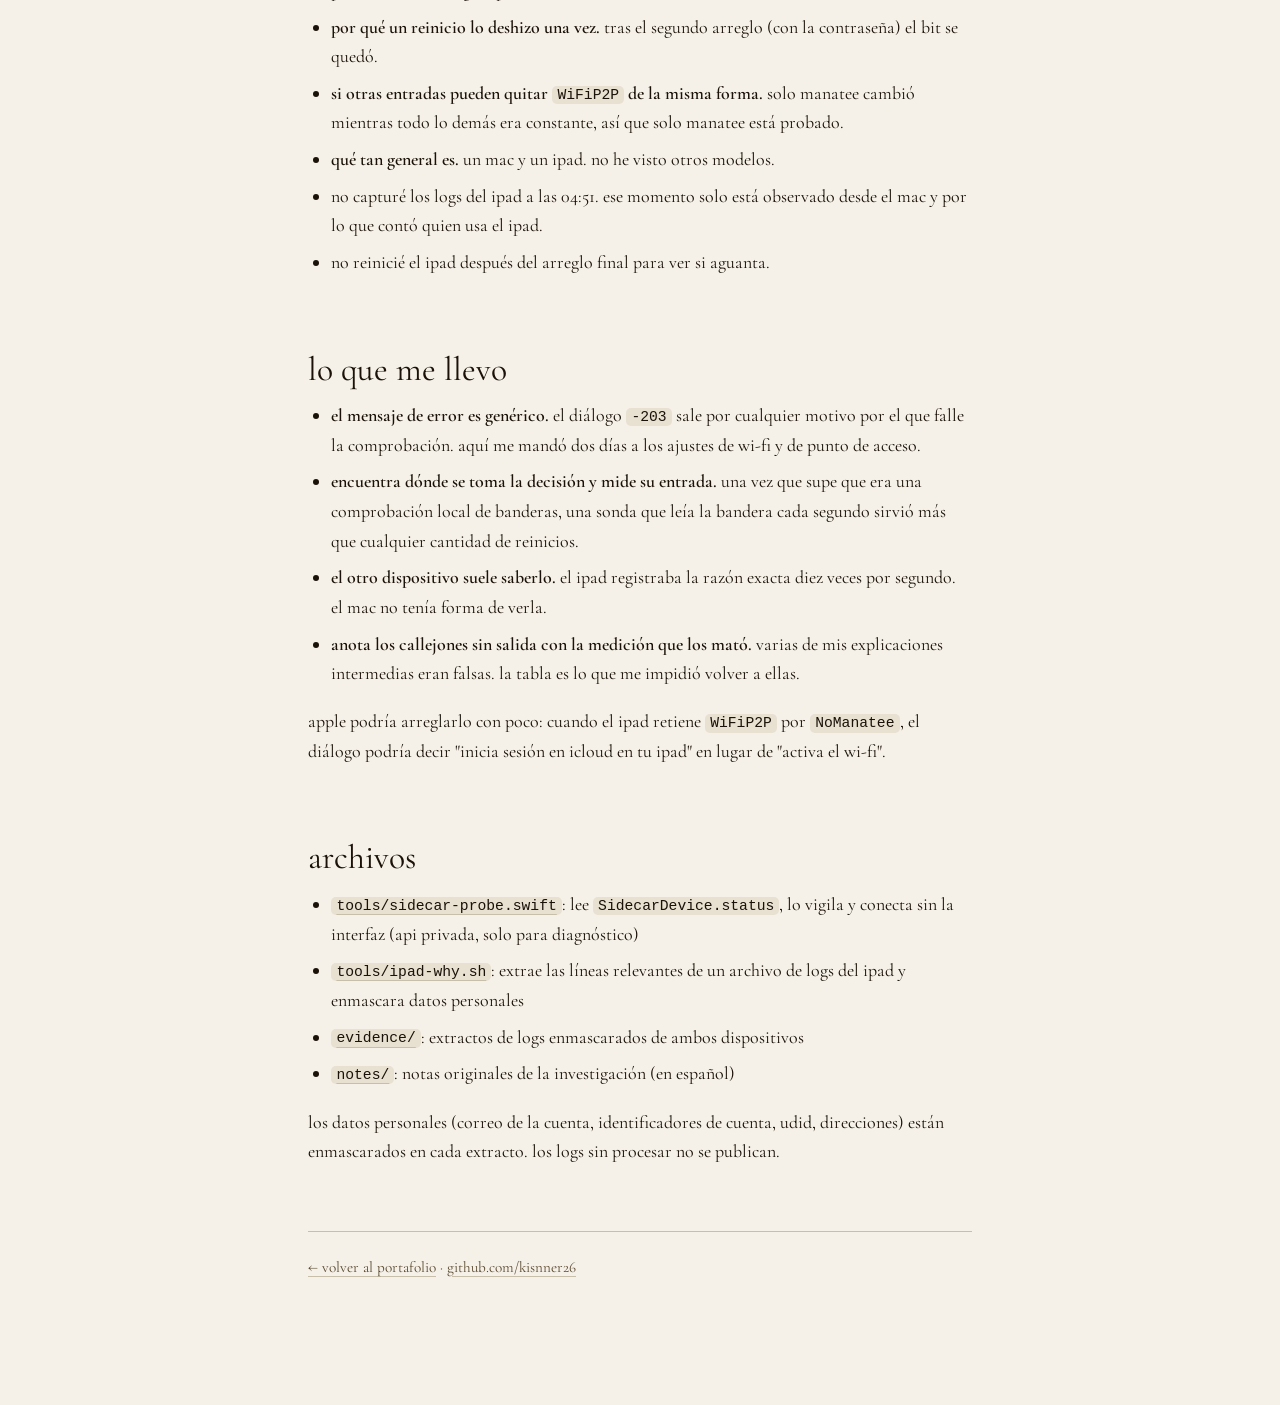
<file: writeups/sidecar/es/index.html>
<!DOCTYPE html>
<html lang="es">
<head>
<meta charset="UTF-8">
<meta name="viewport" content="width=device-width, initial-scale=1, viewport-fit=cover">
<title>Sidecar decía que el Wi-Fi de mi iPad estaba apagado. Era iCloud. — Kisnner Obando</title>
<meta name="description" content="cómo rastreé SidecarErrorDomain -203 en macOS 27 desde un diálogo engañoso hasta un bit de Bluetooth y de ahí al estado de confianza del llavero de iCloud del iPad.">
<meta name="theme-color" content="#f5f0e8">
<link rel="canonical" href="https://kisnner26.github.io/writeups/sidecar/es/">
<link rel="alternate" hreflang="es" href="https://kisnner26.github.io/writeups/sidecar/es/">
<link rel="alternate" hreflang="en" href="https://kisnner26.github.io/writeups/sidecar/">
<link rel="alternate" hreflang="x-default" href="https://kisnner26.github.io/writeups/sidecar/">
<link rel="icon" href="data:image/svg+xml,%3Csvg xmlns='http://www.w3.org/2000/svg' viewBox='0 0 64 64'%3E%3Crect width='64' height='64' rx='14' fill='%23f5f0e8'/%3E%3Cpath d='M32 55V18M32 27C18 18 12 9 17 5c7 1 13 10 15 22M32 35c14-9 20-18 15-22-7 1-13 10-15 22' fill='none' stroke='%231a1208' stroke-linecap='round' stroke-width='3'/%3E%3C/svg%3E">

<meta property="og:type" content="article">
<meta property="og:url" content="https://kisnner26.github.io/writeups/sidecar/es/">
<meta property="og:title" content="Sidecar decía que el Wi-Fi de mi iPad estaba apagado. Era iCloud.">
<meta property="og:description" content="cómo rastreé SidecarErrorDomain -203 en macOS 27 desde un diálogo engañoso hasta un bit de Bluetooth y de ahí al estado de confianza del llavero de iCloud del iPad.">
<meta property="og:image" content="https://kisnner26.github.io/assets/img/writeups/sidecar/cadena-de-causas.png">
<meta name="twitter:card" content="summary_large_image">
<meta name="twitter:title" content="Sidecar decía que el Wi-Fi de mi iPad estaba apagado. Era iCloud.">
<meta name="twitter:description" content="cómo rastreé SidecarErrorDomain -203 en macOS 27 desde un diálogo engañoso hasta un bit de Bluetooth y de ahí al estado de confianza del llavero de iCloud del iPad.">
<meta name="twitter:image" content="https://kisnner26.github.io/assets/img/writeups/sidecar/cadena-de-causas.png">

<link rel="preconnect" href="https://fonts.googleapis.com">
<link rel="preconnect" href="https://fonts.gstatic.com" crossorigin>
<link href="https://fonts.googleapis.com/css2?family=Cormorant+Garamond:ital,wght@0,300;0,400;0,600;1,300;1,400&family=IM+Fell+English:ital@0;1&family=Dancing+Script:wght@700&display=swap" rel="stylesheet">
<link rel="stylesheet" href="../../../css/tokens.css">
<link rel="stylesheet" href="../../../css/base.css">
<link rel="stylesheet" href="../../../css/components/writeup.css">

<script>
  // aplica el tema guardado antes de pintar, para evitar el parpadeo
  try { var t = localStorage.getItem('theme'); if (t) document.documentElement.dataset.theme = t; } catch (e) {}
</script>
</head>
<body style="padding-bottom:0">
<article class="wu">
  <nav class="wu-top" aria-label="Navegación">
    <a class="wu-back" href="../../../#writeups">← portafolio</a>
    <a class="wu-back" href="../" hreflang="en" lang="en">english</a>
    <button class="wu-theme" type="button" id="theme" aria-label="Cambiar entre papel y noche">☾ Noche</button>
  </nav>

  <header class="wu-head">
    <span class="wu-eyebrow">writeup</span>
    <h1 class="wu-title">sidecar decía que el wi-fi de mi ipad estaba apagado. era icloud.</h1>
    <p class="wu-meta">kisnner obando · septiembre de 2026 · macos 27 / ipados 27 · <a href="https://github.com/kisnner26/sidecar-wifi-macos27" target="_blank" rel="noopener noreferrer">código y evidencia</a></p>
  </header>

  <figure class="wu-fig wu-lead-fig"><a href="../../../assets/img/writeups/sidecar/error-dialogo.png"><img src="../../../assets/img/writeups/sidecar/error-dialogo.png" alt="diálogo de macos: sidecar no puede conectarse de forma inalámbrica porque el wi-fi de tu ipad no está disponible"></a></figure>

  <div class="wu-body">
<p>cómo rastreé <code>SidecarErrorDomain -203</code> en macos 27 desde un diálogo engañoso hasta un solo bit de bluetooth, y de ese bit al estado de confianza del llavero de icloud del ipad. sin parches, sin tocar sip, sin modificar procesos de apple: solo logs, un framework privado leído desde una pequeña sonda y mucha medición.</p>
<h2>resumen</h2>
<ul>
<li>el diálogo culpa al wi-fi. el wi-fi estuvo bien todo el tiempo.</li>
<li>el mac decide en 25 ms, en local, según un bit de estado que el ipad anuncia por bluetooth: <code>0x200</code> (<code>WiFiP2P</code>). sin bit, no hay sidecar inalámbrico.</li>
<li>el ipad registra por qué retiene ese bit, cada ~100 ms: <code>Manatee: NO</code>.</li>
<li>manatee (el cifrado de extremo a extremo del llavero de icloud) estaba caído porque la cuenta de apple del ipad había salido del círculo de confianza (<code>RenewCredentials</code> pendiente en ajustes).</li>
<li>completar el aviso de la cuenta de apple en el ipad devolvió manatee, el bit volvió 5 s después y sidecar conectó.</li>
</ul>
<figure class="wu-fig"><a href="../../../assets/img/writeups/sidecar/cadena-de-causas.png"><img src="../../../assets/img/writeups/sidecar/cadena-de-causas.png" alt="cadena de causas, desde el inicio de sesión de icloud hasta el error -203" loading="lazy"></a></figure>
<h2>entorno</h2>
<div class="table-wrap"><table>
<tbody>
<tr><td>mac</td><td><code>MacBookPro17,1</code> (m1, 2020), macos 27.0 <code>26A5425a</code>, luego 27.2 beta 1 <code>26B5086k</code></td></tr>
<tr><td>ipad</td><td><code>iPad13,10</code> (ipad pro de 12,9", 5.ª gen), ipados 27.0 <code>24A435</code>, luego 27.2 <code>24B5084k</code></td></tr>
<tr><td>red</td><td>el mismo wi-fi de casa, mac en 5 ghz canal 44 todo el tiempo</td></tr>
<tr><td>cable usb</td><td>sidecar siempre funcionó</td></tr>
</tbody>
</table></div>
<p>el problema apareció el 6 de septiembre con macos 27.0. pasé dos días en el lado del mac, restablecí los ajustes de red del ipad (empeoró: el cable también dejó de funcionar hasta reconstruir la confianza) y me rendí. volví el 21 de septiembre con otro enfoque: dejar de adivinar, construir una sonda y medir.</p>
<h2>1. el error nunca toca la red</h2>
<p>el log del mac en un intento fallido:</p>
<pre><code>SidecarRelay: Connecting to IDS &lt;ipad&gt; 'com.apple.sidecar.display'
SidecarRelay: Open Session Failed: SidecarErrorDomain (-203)
SidecarDisplayAgent: Encountered unrecoverable error: SidecarErrorDomain Code=-203 "SidecarErrorDeviceWiFiNotEnabled"
</code></pre>
<p>25 ms entre la primera y la segunda línea. no se puede abrir una sesión de red y fallarla en 25 ms: es una comprobación local.</p>
<p>el error viene de <code>/usr/libexec/SidecarRelay</code> (swift, <code>arm64e</code>). en la build <code>26B5086k</code> una sola instrucción carga el código: <code>mov x2, #-0xcb</code> en <code>0x100046908</code>. se llega por <code>tbz w22, #0x0, 0x100046900</code>, desde un bloque que enmascara las banderas del dispositivo (<code>and</code> + <code>cmp</code>/<code>ccmp</code>) y, cuando no coinciden, llama a <code>String.hasPrefix</code> para elegir entre dos errores. el binario también trae las cadenas <code>RapportStatusFlags</code>, <code>WiFiP2P</code>, <code>WiFiOff</code>, <code>WiFiHostAP</code>, <code>iWiFi</code>, <code>ForceAWDL</code> y <code>ForceUSB</code>.</p>
<p>no decodifiqué del todo qué significa cada máscara. lo que puedo decir del desensamblado es que la decisión es una comprobación de banderas. cuál importa lo salió de medir, abajo.</p>
<h2>2. medir la bandera</h2>
<p><code>SidecarCore</code> es un framework privado. su <code>SidecarDisplayManager</code> expone <code>sharedManager</code>, <code>devices</code>, <code>connectToDevice:withConfig:completion:</code> y una propiedad <code>status</code> en cada <code>SidecarDevice</code>. esa propiedad es la máscara de estado de rapport que el ipad anuncia por bluetooth. el mismo número aparece en <code>sharingd</code> como <code>SF 0x…</code> y en <code>SidecarRelay</code> como <code>Device Changed &lt;…&gt;</code>.</p>
<p>escribí <a href="https://github.com/kisnner26/sidecar-wifi-macos27/blob/master/tools/sidecar-probe.swift" target="_blank" rel="noopener noreferrer"><code>sidecar-probe</code></a>, una pequeña herramienta en swift que carga el framework, lee esa propiedad, la imprime una vez por segundo y puede disparar la misma llamada de conexión que usa el menú de pantallas. eso convirtió "sidecar está roto" en algo que podía observar:</p>
<div class="table-wrap"><table>
<thead><tr><th><code>status</code></th><th>banderas</th><th>sidecar inalámbrico</th></tr></thead>
<tbody>
<tr><td><code>0x880102</code></td><td><code>BLE DuetSync Owner ApplePay</code></td><td>falla, <code>-203</code></td></tr>
<tr><td><code>0x880302</code></td><td><code>BLE DuetSync WiFiP2P Owner ApplePay</code></td><td>conecta</td></tr>
</tbody>
</table></div>
<p>un solo bit: <strong><code>0x200</code>, <code>WiFiP2P</code></strong>. por usb el ipad anuncia <code>iWiFi … USB</code> y el bit no hace falta, por eso el cable siempre funcionó.</p>
<p>esto también explica un detalle confuso: universal control abría conexiones awdl (apple wireless direct link) con el mismo ipad mientras sidecar se negaba. <code>rapportd</code> levanta awdl bajo demanda con eventos <code>NeedsAWDL</code> e ignora dispositivos "que no tienen las banderas esperadas". universal control pasa por una ruta forzada (<code>ForceAWDL</code>). sidecar no.</p>
<p>así que la pregunta pasó de "por qué sidecar está roto" a "por qué el ipad no anuncia <code>WiFiP2P</code>".</p>
<h2>3. el bit apareció solo</h2>
<p>con la sonda corriendo, a las <strong>03:06:45</strong> el ipad pasó de <code>BLE DuetSync Owner ApplePay</code> a <code>BLE DuetSync WiFiP2P Owner ApplePay … MultiUserDevice</code>. sidecar conectó a las 03:10. a las 04:07 el ipad se reinició para instalar una actualización, el bit desapareció otra vez y sidecar volvió a <code>-203</code>.</p>
<p>eso me dio una ventana con el bit y otra sin él. cada conexión exitosa cayó dentro de la ventana con el bit, y cada fallo fuera de ella.</p>
<figure class="wu-fig"><a href="../../../assets/img/writeups/sidecar/linea-de-tiempo.png"><img src="../../../assets/img/writeups/sidecar/linea-de-tiempo.png" alt="línea de tiempo del bit WiFiP2P y los intentos de sidecar" loading="lazy"></a></figure>
<p>quien usa el ipad recordó que hacia las 03:06 una alerta de icloud pidió el código del ipad y luego el del iphone. esa fue la primera pista real.</p>
<h2>4. el ipad dice por qué</h2>
<p>el mac solo ve el resultado. el ipad conoce la razón, así que saqué sus logs por cable:</p>
<pre><code>sudo log collect --device-udid &lt;UDID&gt; --last 10h --output /tmp/ipad.logarchive</code></pre>
<p>1,1 gb. en <code>sharingd</code> (<code>SDNearbyAgentCore</code>), cada ~100 ms:</p>
<pre><code>WiFiP2P bit is not set, WiFi state: Connected, hostAP: NO, NearbyAction scan: on, Manatee: NO
</code></pre>
<p>el ipad decide con cuatro entradas: estado del wi-fi, si es un punto de acceso, si el escaneo de nearby action está activo y si manatee está disponible. tres estuvieron bien toda la noche. lo único negativo fue <code>Manatee: NO</code>.</p>
<div class="table-wrap"><table>
<thead><tr><th>periodo</th><th><code>WiFi state</code></th><th><code>hostAP</code></th><th><code>scan</code></th><th><code>Manatee</code></th><th>bit</th></tr></thead>
<tbody>
<tr><td>horas antes de las 03:06</td><td><code>Connected</code></td><td><code>NO</code></td><td><code>on</code></td><td><strong><code>NO</code></strong></td><td>no</td></tr>
<tr><td>03:06:45 a 04:07</td><td><code>Connected</code></td><td><code>NO</code></td><td><code>on</code></td><td>disponible</td><td><strong>sí</strong></td></tr>
<tr><td>tras el reinicio</td><td><code>Connected</code></td><td><code>NO</code></td><td><code>on</code></td><td><strong><code>NO</code></strong></td><td>no</td></tr>
</tbody>
</table></div>
<p>esta línea también descartó, desde el punto de vista del propio ipad, dos cosas en las que perdí días: el wi-fi (<code>Connected</code>) y el punto de acceso personal (<code>hostAP: NO</code>).</p>
<h2>5. por qué manatee estaba caído</h2>
<p>manatee es la capa de cifrado de extremo a extremo del llavero de icloud y otros datos protegidos. depende de que el dispositivo sea de confianza en el círculo de confianza octagon de la cuenta. los logs del ipad mostraron toda la cadena:</p>
<ul>
<li><code>cdpd</code> / <code>CDPManateeStateController</code>: <code>Manatee not available due to circle failure with error: CDPStateError Code=-5403</code></li>
<li><code>securityd</code>: <code>trust status: (excluded)</code>, <code>updated account trust state: UNTRUSTED</code>, desde las 23:00, la primera línea capturada</li>
<li><code>rapportd</code>: bandera de error <code>0x100 &lt; NoManatee &gt;</code></li>
<li>ajustes: seguimiento <code>com.apple.AAFollowUpIdentifier.RenewCredentials</code> pendiente cada vez que ajustes leía su lista (00:22, 00:25, 02:14, 02:15). abrir ajustes no lo quitaba.</li>
</ul>
<p>y el momento en que se arregló, al milisegundo:</p>
<pre><code>03:06:37  securityd  new syncing policy (views include Manatee)
03:06:40  securityd  updated account trust state: TRUSTED      (.134)
03:06:40  sharingd   Manatee is available                      (.119)
03:06:40  rapportd   Error flags changed: 0x100 &lt; NoManatee &gt; -&gt; 0x0
03:06:45  mac        ipad starts advertising WiFiP2P
03:06:52  settings   RenewCredentials no longer pending
</code></pre>
<h2>6. reproducirlo</h2>
<p>una correlación de un solo evento es una historia. quería que la cadena se rompiera y se curara otra vez.</p>
<ul>
<li><strong>04:07</strong>, el ipad se reinicia por la actualización. <strong>04:10:37</strong> la confianza vuelve a <code>UNTRUSTED</code>, 04:10:38 manatee a no disponible, 04:10:57 el bit desaparece. sidecar falla. <code>RenewCredentials</code> vuelve a ajustes a las 04:17.</li>
<li><strong>~04:51</strong>, se introduce la contraseña de la cuenta de apple en el ipad. <strong>04:51:42</strong> vuelve el bit. <strong>04:52:22</strong> sidecar conecta por wi-fi directo (<code>[AWDL]</code>).</li>
</ul>
<h2>callejones sin salida</h2>
<p>cada uno se probó y el fallo continuó. lo que mató cada hipótesis fue una medición, no un argumento.</p>
<div class="table-wrap"><table>
<thead><tr><th>hipótesis</th><th>por qué es falsa</th></tr></thead>
<tbody>
<tr><td>wi-fi, bluetooth o awdl caídos en el mac</td><td>wi-fi en 5 ghz, bluetooth encendido, <code>awdl0</code> arriba; el mac lee <code>WiFiP2P</code> de otro dispositivo; universal control abre awdl con este mismo ipad</td></tr>
<tr><td>punto de acceso personal en el ipad</td><td>el ipad registra <code>hostAP: NO</code> en cada línea</td></tr>
<tr><td>vpn</td><td>apagada en ambos, sin cambio</td></tr>
<tr><td>2,4 vs 5 ghz</td><td>ipad en 5 ghz, mismo ssid que el mac: bit ausente en 75 de 75 lecturas de un segundo</td></tr>
<tr><td>versiones distintas del sistema</td><td>conectó con ipad 27.0 y mac 27.2; falló con ambos en 27.2</td></tr>
<tr><td>cargador</td><td>conectó con el ipad desenchufado; falló enchufado durante más de 20 min</td></tr>
<tr><td>estado viejo en el mac</td><td>reinicié <code>rapportd</code>, <code>sharingd</code>, <code>SidecarRelay</code>, <code>identityservicesd</code>: vuelve el mismo <code>0x880102</code> en vivo desde el ipad</td></tr>
<tr><td>restablecer los ajustes de red del ipad</td><td>empeoró</td></tr>
<tr><td>reiniciar el ipad</td><td>no lo arregla; la cuenta vuelve a pedir credenciales y el bit se pierde</td></tr>
</tbody>
</table></div>
<h2>el arreglo</h2>
<p>en el ipad:</p>
<ol>
<li><strong>ajustes → tu nombre</strong>. si pide actualizar los ajustes de la cuenta de apple o volver a iniciar sesión, termínalo (contraseña, código de verificación, códigos de los dispositivos si los pide).</li>
<li><strong>icloud → contraseñas y llavero</strong> debe estar activado.</li>
<li>si no basta, cierra sesión de la cuenta de apple y vuelve a iniciarla.</li>
</ol>
<p>para confirmar: <code>./sidecar-probe status</code> debe reportar <code>WiFiP2P</code> presente y salir con <code>0</code>, y <code>./sidecar-probe connect</code> debe conectar.</p>
<h2>lo que no sé</h2>
<ul>
<li><strong>por qué la cuenta estaba en <code>RenewCredentials</code> desde el principio.</strong> ya estaba así en la primera hora de logs capturados.</li>
<li><strong>por qué un reinicio lo deshizo una vez.</strong> tras el segundo arreglo (con la contraseña) el bit se quedó.</li>
<li><strong>si otras entradas pueden quitar <code>WiFiP2P</code> de la misma forma.</strong> solo manatee cambió mientras todo lo demás era constante, así que solo manatee está probado.</li>
<li><strong>qué tan general es.</strong> un mac y un ipad. no he visto otros modelos.</li>
<li>no capturé los logs del ipad a las 04:51. ese momento solo está observado desde el mac y por lo que contó quien usa el ipad.</li>
<li>no reinicié el ipad después del arreglo final para ver si aguanta.</li>
</ul>
<h2>lo que me llevo</h2>
<ul>
<li><strong>el mensaje de error es genérico.</strong> el diálogo <code>-203</code> sale por cualquier motivo por el que falle la comprobación. aquí me mandó dos días a los ajustes de wi-fi y de punto de acceso.</li>
<li><strong>encuentra dónde se toma la decisión y mide su entrada.</strong> una vez que supe que era una comprobación local de banderas, una sonda que leía la bandera cada segundo sirvió más que cualquier cantidad de reinicios.</li>
<li><strong>el otro dispositivo suele saberlo.</strong> el ipad registraba la razón exacta diez veces por segundo. el mac no tenía forma de verla.</li>
<li><strong>anota los callejones sin salida con la medición que los mató.</strong> varias de mis explicaciones intermedias eran falsas. la tabla es lo que me impidió volver a ellas.</li>
</ul>
<p>apple podría arreglarlo con poco: cuando el ipad retiene <code>WiFiP2P</code> por <code>NoManatee</code>, el diálogo podría decir "inicia sesión en icloud en tu ipad" en lugar de "activa el wi-fi".</p>
<h2>archivos</h2>
<ul>
<li><a href="https://github.com/kisnner26/sidecar-wifi-macos27/blob/master/tools/sidecar-probe.swift" target="_blank" rel="noopener noreferrer"><code>tools/sidecar-probe.swift</code></a>: lee <code>SidecarDevice.status</code>, lo vigila y conecta sin la interfaz (api privada, solo para diagnóstico)</li>
<li><a href="https://github.com/kisnner26/sidecar-wifi-macos27/blob/master/tools/ipad-why.sh" target="_blank" rel="noopener noreferrer"><code>tools/ipad-why.sh</code></a>: extrae las líneas relevantes de un archivo de logs del ipad y enmascara datos personales</li>
<li><a href="https://github.com/kisnner26/sidecar-wifi-macos27/tree/master/evidence" target="_blank" rel="noopener noreferrer"><code>evidence/</code></a>: extractos de logs enmascarados de ambos dispositivos</li>
<li><a href="https://github.com/kisnner26/sidecar-wifi-macos27/tree/master/notes" target="_blank" rel="noopener noreferrer"><code>notes/</code></a>: notas originales de la investigación (en español)</li>
</ul>
<p>los datos personales (correo de la cuenta, identificadores de cuenta, udid, direcciones) están enmascarados en cada extracto. los logs sin procesar no se publican.</p>
  </div>

  <footer class="wu-foot">
    <p><a href="../../../#writeups">← volver al portafolio</a> · <a href="https://github.com/kisnner26" target="_blank" rel="noopener noreferrer">github.com/kisnner26</a></p>
  </footer>
</article>

<script type="module">
  import { toggleTheme, currentTheme } from '../../../js/lib/theme.js';
  const btn = document.getElementById('theme');
  const label = () => { btn.textContent = currentTheme() === 'night' ? '☀ Papel' : '☾ Noche'; };
  label();
  btn.addEventListener('click', () => { toggleTheme(); label(); });
</script>
</body>
</html>
</file>
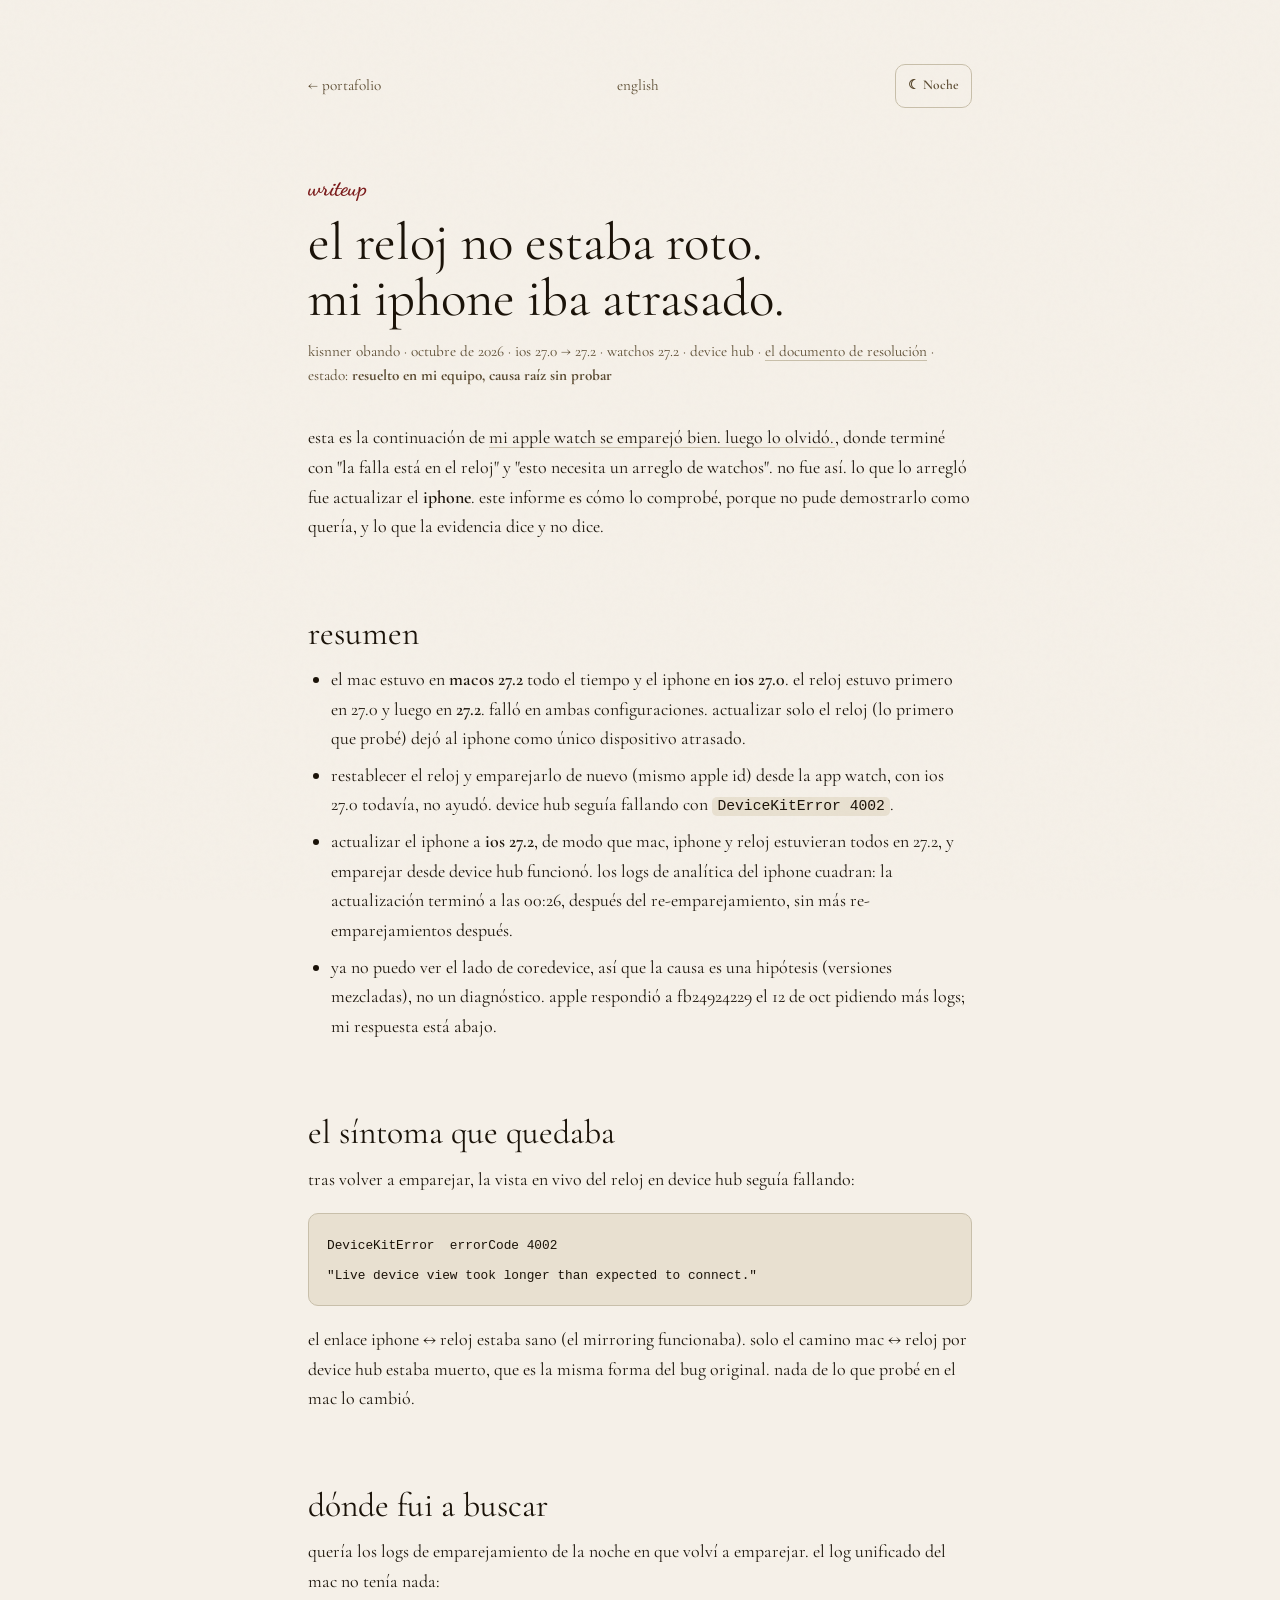
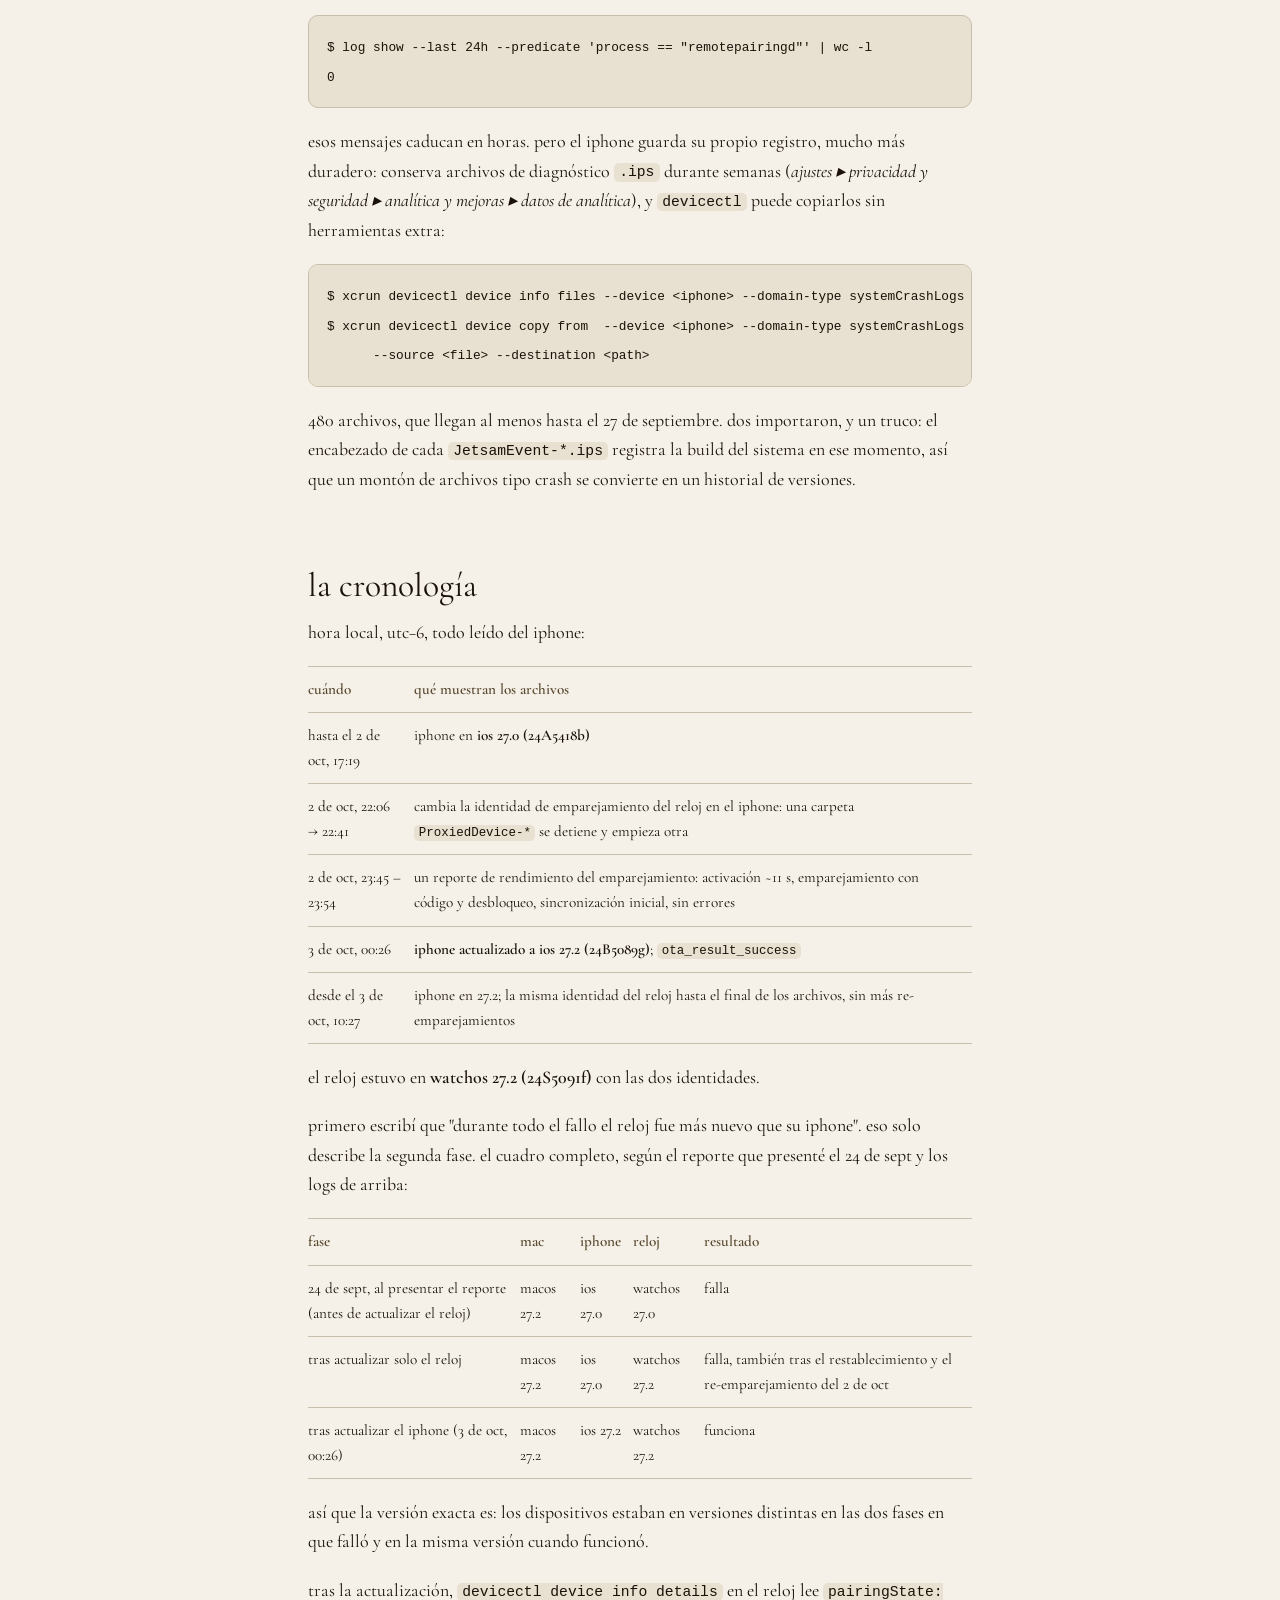
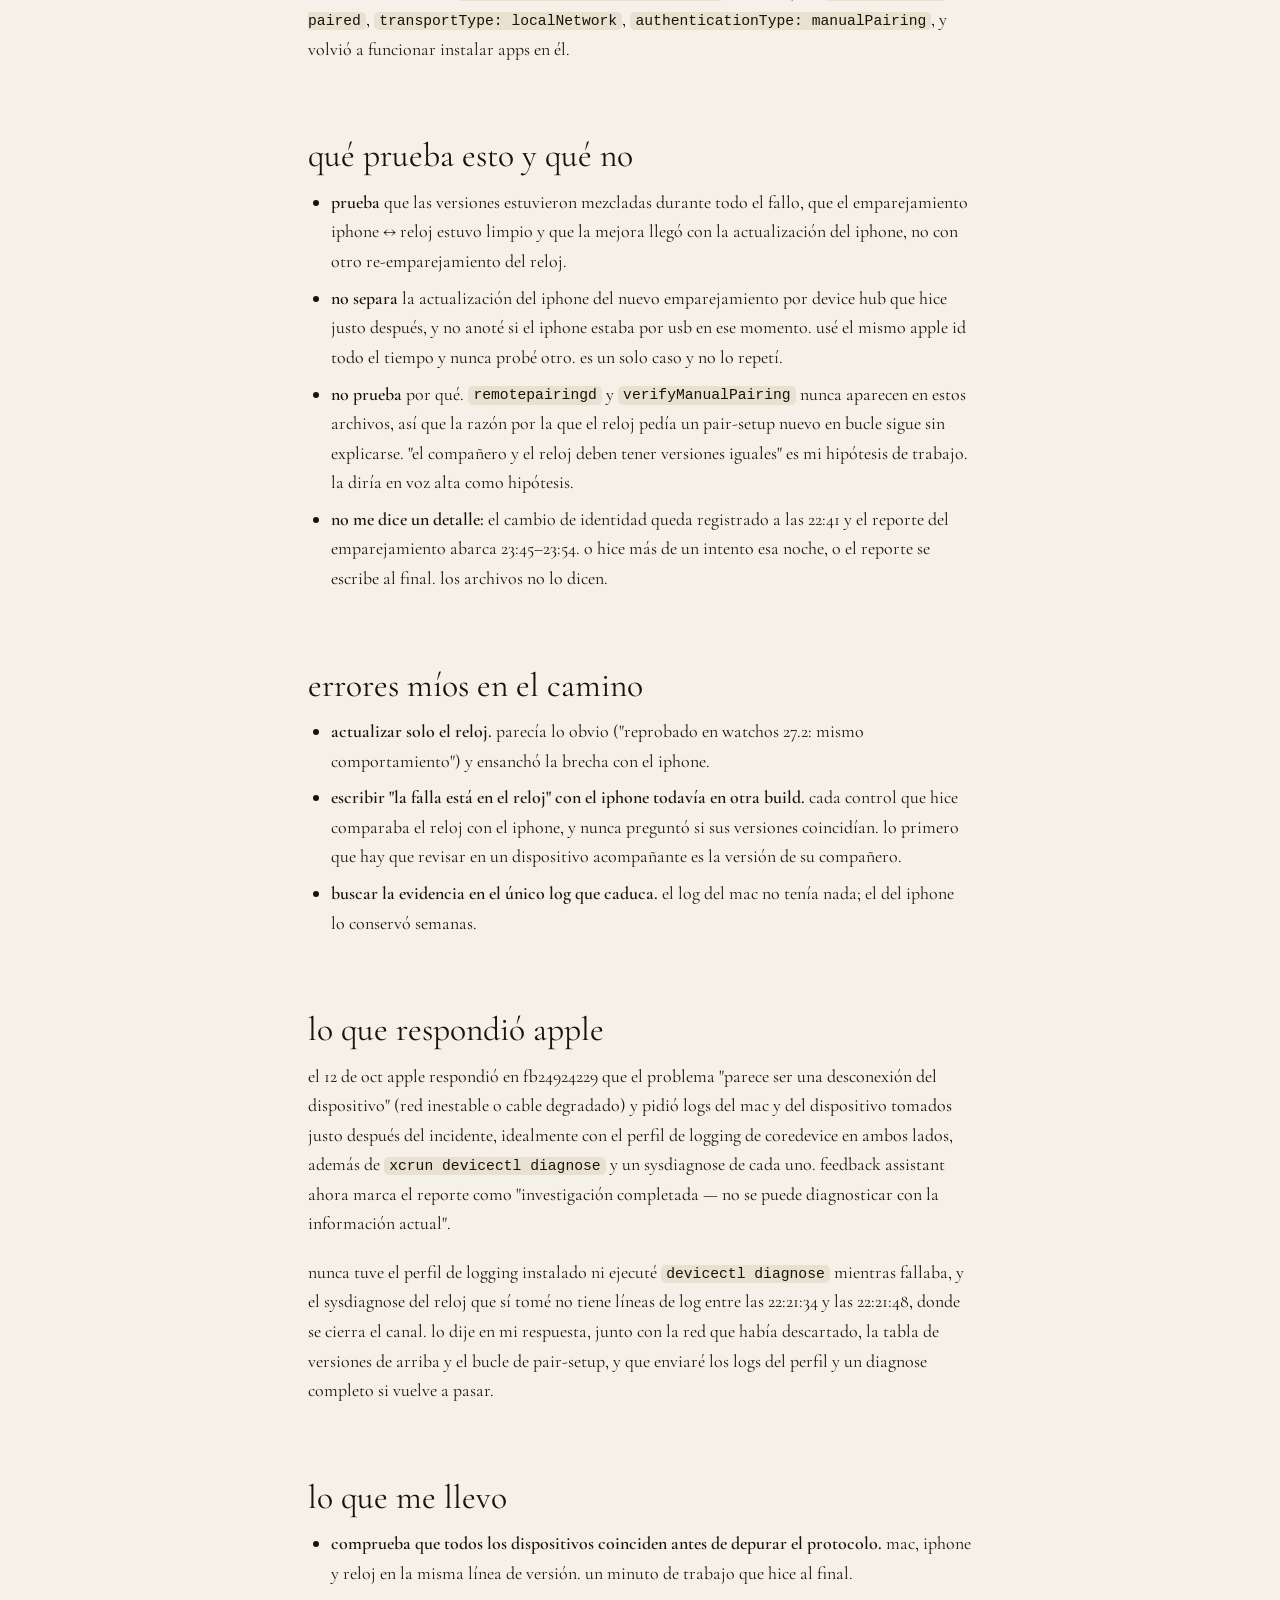
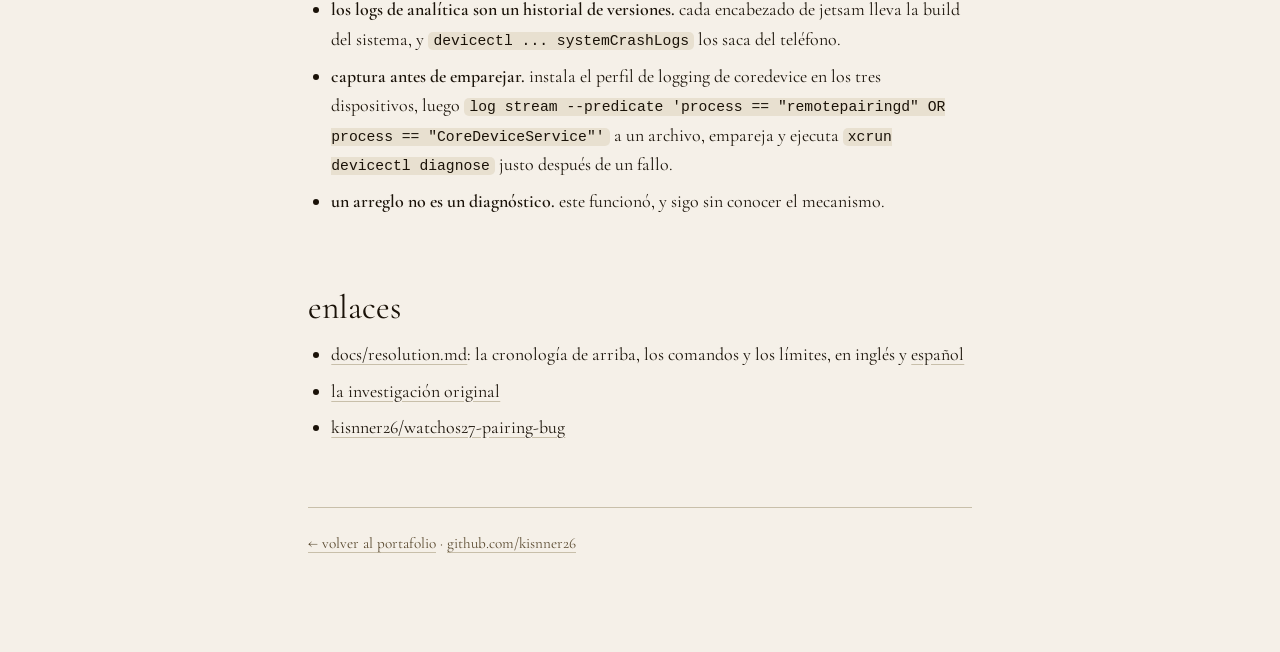
<file: writeups/watch-pairing-fix/es/index.html>
<!DOCTYPE html>
<html lang="es">
<head>
<meta charset="UTF-8">
<meta name="viewport" content="width=device-width, initial-scale=1, viewport-fit=cover">
<title>El reloj no estaba roto. Mi iPhone iba atrasado. — Kisnner Obando</title>
<meta name="description" content="el arreglo del Apple Watch que no reconectaba en watchOS 27: el Mac y el reloj estaban en 27.2 y el iPhone seguía en 27.0. Reconstruido con los logs de analítica del iPhone, con lo que prueban y lo que no.">
<meta name="theme-color" content="#f5f0e8">
<link rel="canonical" href="https://kisnner26.github.io/writeups/watch-pairing-fix/es/">
<link rel="alternate" hreflang="es" href="https://kisnner26.github.io/writeups/watch-pairing-fix/es/">
<link rel="alternate" hreflang="en" href="https://kisnner26.github.io/writeups/watch-pairing-fix/">
<link rel="alternate" hreflang="x-default" href="https://kisnner26.github.io/writeups/watch-pairing-fix/">
<link rel="icon" href="data:image/svg+xml,%3Csvg xmlns='http://www.w3.org/2000/svg' viewBox='0 0 64 64'%3E%3Crect width='64' height='64' rx='14' fill='%23f5f0e8'/%3E%3Cpath d='M32 55V18M32 27C18 18 12 9 17 5c7 1 13 10 15 22M32 35c14-9 20-18 15-22-7 1-13 10-15 22' fill='none' stroke='%231a1208' stroke-linecap='round' stroke-width='3'/%3E%3C/svg%3E">

<meta property="og:type" content="article">
<meta property="og:url" content="https://kisnner26.github.io/writeups/watch-pairing-fix/es/">
<meta property="og:title" content="El reloj no estaba roto. Mi iPhone iba atrasado.">
<meta property="og:description" content="el arreglo del Apple Watch que no reconectaba en watchOS 27: el Mac y el reloj estaban en 27.2 y el iPhone seguía en 27.0. Reconstruido con los logs de analítica del iPhone, con lo que prueban y lo que no.">
<meta name="twitter:card" content="summary">
<meta name="twitter:title" content="El reloj no estaba roto. Mi iPhone iba atrasado.">
<meta name="twitter:description" content="el arreglo del Apple Watch que no reconectaba en watchOS 27: el Mac y el reloj estaban en 27.2 y el iPhone seguía en 27.0. Reconstruido con los logs de analítica del iPhone, con lo que prueban y lo que no.">

<link rel="preconnect" href="https://fonts.googleapis.com">
<link rel="preconnect" href="https://fonts.gstatic.com" crossorigin>
<link href="https://fonts.googleapis.com/css2?family=Cormorant+Garamond:ital,wght@0,300;0,400;0,600;1,300;1,400&family=IM+Fell+English:ital@0;1&family=Dancing+Script:wght@700&display=swap" rel="stylesheet">
<link rel="stylesheet" href="../../../css/tokens.css">
<link rel="stylesheet" href="../../../css/base.css">
<link rel="stylesheet" href="../../../css/components/writeup.css">

<script>
  // aplica el tema guardado antes de pintar, para evitar el parpadeo
  try { var t = localStorage.getItem('theme'); if (t) document.documentElement.dataset.theme = t; } catch (e) {}
</script>
</head>
<body style="padding-bottom:0">
<article class="wu">
  <nav class="wu-top" aria-label="Navegación">
    <a class="wu-back" href="../../../#writeups">← portafolio</a>
    <a class="wu-back" href="../" hreflang="en" lang="en">english</a>
    <button class="wu-theme" type="button" id="theme" aria-label="Cambiar entre papel y noche">☾ Noche</button>
  </nav>

  <header class="wu-head">
    <span class="wu-eyebrow">writeup</span>
    <h1 class="wu-title">el reloj no estaba roto. mi iphone iba atrasado.</h1>
    <p class="wu-meta">kisnner obando · octubre de 2026 · ios 27.0 → 27.2 · watchos 27.2 · device hub · <a href="https://github.com/kisnner26/watchos27-pairing-bug/blob/main/docs/resolution.md" target="_blank" rel="noopener noreferrer">el documento de resolución</a> · estado: <strong>resuelto en mi equipo, causa raíz sin probar</strong></p>
  </header>

  <div class="wu-body">
<p>esta es la continuación de <a href="../../watch-pairing/es/">mi apple watch se emparejó bien. luego lo olvidó.</a>, donde terminé con "la falla está en el reloj" y "esto necesita un arreglo de watchos". no fue así. lo que lo arregló fue actualizar el <strong>iphone</strong>. este informe es cómo lo comprobé, porque no pude demostrarlo como quería, y lo que la evidencia dice y no dice.</p>
<h2>resumen</h2>
<ul>
<li>el mac estuvo en <strong>macos 27.2</strong> todo el tiempo y el iphone en <strong>ios 27.0</strong>. el reloj estuvo primero en 27.0 y luego en <strong>27.2</strong>. falló en ambas configuraciones. actualizar solo el reloj (lo primero que probé) dejó al iphone como único dispositivo atrasado.</li>
<li>restablecer el reloj y emparejarlo de nuevo (mismo apple id) desde la app watch, con ios 27.0 todavía, no ayudó. device hub seguía fallando con <code>DeviceKitError 4002</code>.</li>
<li>actualizar el iphone a <strong>ios 27.2</strong>, de modo que mac, iphone y reloj estuvieran todos en 27.2, y emparejar desde device hub funcionó. los logs de analítica del iphone cuadran: la actualización terminó a las 00:26, después del re-emparejamiento, sin más re-emparejamientos después.</li>
<li>ya no puedo ver el lado de coredevice, así que la causa es una hipótesis (versiones mezcladas), no un diagnóstico. apple respondió a fb24924229 el 12 de oct pidiendo más logs; mi respuesta está abajo.</li>
</ul>
<h2>el síntoma que quedaba</h2>
<p>tras volver a emparejar, la vista en vivo del reloj en device hub seguía fallando:</p>
<pre><code>DeviceKitError  errorCode 4002
"Live device view took longer than expected to connect."
</code></pre>
<p>el enlace iphone ↔ reloj estaba sano (el mirroring funcionaba). solo el camino mac ↔ reloj por device hub estaba muerto, que es la misma forma del bug original. nada de lo que probé en el mac lo cambió.</p>
<h2>dónde fui a buscar</h2>
<p>quería los logs de emparejamiento de la noche en que volví a emparejar. el log unificado del mac no tenía nada:</p>
<pre><code>$ log show --last 24h --predicate 'process == "remotepairingd"' | wc -l
0
</code></pre>
<p>esos mensajes caducan en horas. pero el iphone guarda su propio registro, mucho más duradero: conserva archivos de diagnóstico <code>.ips</code> durante semanas (<em>ajustes ▸ privacidad y seguridad ▸ analítica y mejoras ▸ datos de analítica</em>), y <code>devicectl</code> puede copiarlos sin herramientas extra:</p>
<pre><code>$ xcrun devicectl device info files --device &lt;iphone&gt; --domain-type systemCrashLogs
$ xcrun devicectl device copy from  --device &lt;iphone&gt; --domain-type systemCrashLogs \
      --source &lt;file&gt; --destination &lt;path&gt;
</code></pre>
<p>480 archivos, que llegan al menos hasta el 27 de septiembre. dos importaron, y un truco: el encabezado de cada <code>JetsamEvent-*.ips</code> registra la build del sistema en ese momento, así que un montón de archivos tipo crash se convierte en un historial de versiones.</p>
<h2>la cronología</h2>
<p>hora local, utc−6, todo leído del iphone:</p>
<div class="table-wrap"><table>
<tr><th>cuándo</th><th>qué muestran los archivos</th></tr>
<tr><td>hasta el 2 de oct, 17:19</td><td>iphone en <strong>ios 27.0 (24A5418b)</strong></td></tr>
<tr><td>2 de oct, 22:06 → 22:41</td><td>cambia la identidad de emparejamiento del reloj en el iphone: una carpeta <code>ProxiedDevice-*</code> se detiene y empieza otra</td></tr>
<tr><td>2 de oct, 23:45 – 23:54</td><td>un reporte de rendimiento del emparejamiento: activación ~11 s, emparejamiento con código y desbloqueo, sincronización inicial, sin errores</td></tr>
<tr><td>3 de oct, 00:26</td><td><strong>iphone actualizado a ios 27.2 (24B5089g)</strong>; <code>ota_result_success</code></td></tr>
<tr><td>desde el 3 de oct, 10:27</td><td>iphone en 27.2; la misma identidad del reloj hasta el final de los archivos, sin más re-emparejamientos</td></tr>
</table></div>
<p>el reloj estuvo en <strong>watchos 27.2 (24S5091f)</strong> con las dos identidades.</p>
<p>primero escribí que "durante todo el fallo el reloj fue más nuevo que su iphone". eso solo describe la segunda fase. el cuadro completo, según el reporte que presenté el 24 de sept y los logs de arriba:</p>
<div class="table-wrap"><table>
<tr><th>fase</th><th>mac</th><th>iphone</th><th>reloj</th><th>resultado</th></tr>
<tr><td>24 de sept, al presentar el reporte (antes de actualizar el reloj)</td><td>macos 27.2</td><td>ios 27.0</td><td>watchos 27.0</td><td>falla</td></tr>
<tr><td>tras actualizar solo el reloj</td><td>macos 27.2</td><td>ios 27.0</td><td>watchos 27.2</td><td>falla, también tras el restablecimiento y el re-emparejamiento del 2 de oct</td></tr>
<tr><td>tras actualizar el iphone (3 de oct, 00:26)</td><td>macos 27.2</td><td>ios 27.2</td><td>watchos 27.2</td><td>funciona</td></tr>
</table></div>
<p>así que la versión exacta es: los dispositivos estaban en versiones distintas en las dos fases en que falló y en la misma versión cuando funcionó.</p>
<p>tras la actualización, <code>devicectl device info details</code> en el reloj lee <code>pairingState: paired</code>, <code>transportType: localNetwork</code>, <code>authenticationType: manualPairing</code>, y volvió a funcionar instalar apps en él.</p>
<h2>qué prueba esto y qué no</h2>
<ul>
<li><strong>prueba</strong> que las versiones estuvieron mezcladas durante todo el fallo, que el emparejamiento iphone ↔ reloj estuvo limpio y que la mejora llegó con la actualización del iphone, no con otro re-emparejamiento del reloj.</li>
<li><strong>no separa</strong> la actualización del iphone del nuevo emparejamiento por device hub que hice justo después, y no anoté si el iphone estaba por usb en ese momento. usé el mismo apple id todo el tiempo y nunca probé otro. es un solo caso y no lo repetí.</li>
<li><strong>no prueba</strong> por qué. <code>remotepairingd</code> y <code>verifyManualPairing</code> nunca aparecen en estos archivos, así que la razón por la que el reloj pedía un pair-setup nuevo en bucle sigue sin explicarse. "el compañero y el reloj deben tener versiones iguales" es mi hipótesis de trabajo. la diría en voz alta como hipótesis.</li>
<li><strong>no me dice un detalle:</strong> el cambio de identidad queda registrado a las 22:41 y el reporte del emparejamiento abarca 23:45–23:54. o hice más de un intento esa noche, o el reporte se escribe al final. los archivos no lo dicen.</li>
</ul>
<h2>errores míos en el camino</h2>
<ul>
<li><strong>actualizar solo el reloj.</strong> parecía lo obvio ("reprobado en watchos 27.2: mismo comportamiento") y ensanchó la brecha con el iphone.</li>
<li><strong>escribir "la falla está en el reloj" con el iphone todavía en otra build.</strong> cada control que hice comparaba el reloj con el iphone, y nunca preguntó si sus versiones coincidían. lo primero que hay que revisar en un dispositivo acompañante es la versión de su compañero.</li>
<li><strong>buscar la evidencia en el único log que caduca.</strong> el log del mac no tenía nada; el del iphone lo conservó semanas.</li>
</ul>
<h2>lo que respondió apple</h2>
<p>el 12 de oct apple respondió en fb24924229 que el problema "parece ser una desconexión del dispositivo" (red inestable o cable degradado) y pidió logs del mac y del dispositivo tomados justo después del incidente, idealmente con el perfil de logging de coredevice en ambos lados, además de <code>xcrun devicectl diagnose</code> y un sysdiagnose de cada uno. feedback assistant ahora marca el reporte como "investigación completada — no se puede diagnosticar con la información actual".</p>
<p>nunca tuve el perfil de logging instalado ni ejecuté <code>devicectl diagnose</code> mientras fallaba, y el sysdiagnose del reloj que sí tomé no tiene líneas de log entre las 22:21:34 y las 22:21:48, donde se cierra el canal. lo dije en mi respuesta, junto con la red que había descartado, la tabla de versiones de arriba y el bucle de pair-setup, y que enviaré los logs del perfil y un diagnose completo si vuelve a pasar.</p>
<h2>lo que me llevo</h2>
<ul>
<li><strong>comprueba que todos los dispositivos coinciden antes de depurar el protocolo.</strong> mac, iphone y reloj en la misma línea de versión. un minuto de trabajo que hice al final.</li>
<li><strong>los logs de analítica son un historial de versiones.</strong> cada encabezado de jetsam lleva la build del sistema, y <code>devicectl ... systemCrashLogs</code> los saca del teléfono.</li>
<li><strong>captura antes de emparejar.</strong> instala el perfil de logging de coredevice en los tres dispositivos, luego <code>log stream --predicate 'process == "remotepairingd" OR process == "CoreDeviceService"'</code> a un archivo, empareja y ejecuta <code>xcrun devicectl diagnose</code> justo después de un fallo.</li>
<li><strong>un arreglo no es un diagnóstico.</strong> este funcionó, y sigo sin conocer el mecanismo.</li>
</ul>
<h2>enlaces</h2>
<ul>
<li><a href="https://github.com/kisnner26/watchos27-pairing-bug/blob/main/docs/resolution.md" target="_blank" rel="noopener noreferrer">docs/resolution.md</a>: la cronología de arriba, los comandos y los límites, en inglés y <a href="https://github.com/kisnner26/watchos27-pairing-bug/blob/main/docs/resolution.es.md" target="_blank" rel="noopener noreferrer">español</a></li>
<li><a href="../../watch-pairing/es/">la investigación original</a></li>
<li><a href="https://github.com/kisnner26/watchos27-pairing-bug" target="_blank" rel="noopener noreferrer">kisnner26/watchos27-pairing-bug</a></li>
</ul>
  </div>

  <footer class="wu-foot">
    <p><a href="../../../#writeups">← volver al portafolio</a> · <a href="https://github.com/kisnner26" target="_blank" rel="noopener noreferrer">github.com/kisnner26</a></p>
  </footer>
</article>

<script type="module">
  import { toggleTheme, currentTheme } from '../../../js/lib/theme.js';
  const btn = document.getElementById('theme');
  const label = () => { btn.textContent = currentTheme() === 'night' ? '☀ Papel' : '☾ Noche'; };
  label();
  btn.addEventListener('click', () => { toggleTheme(); label(); });
</script>
</body>
</html>
</file>
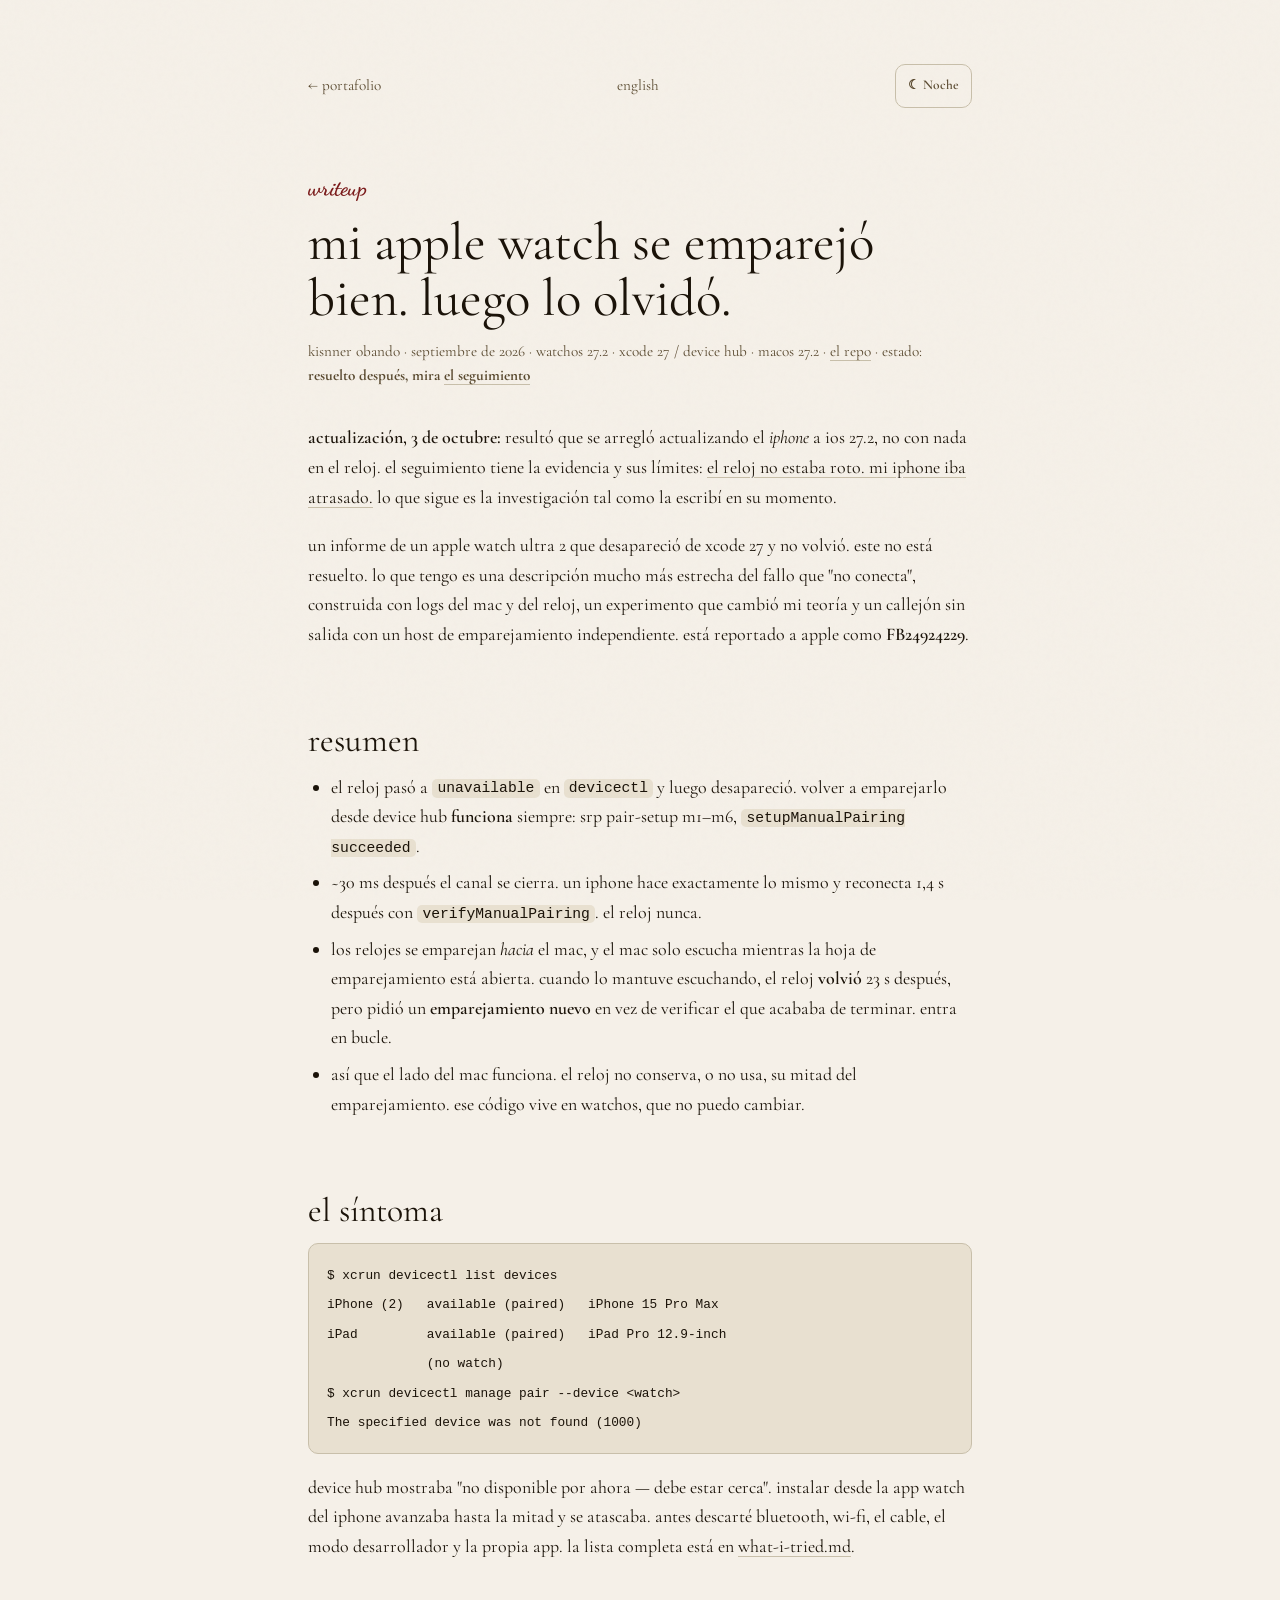
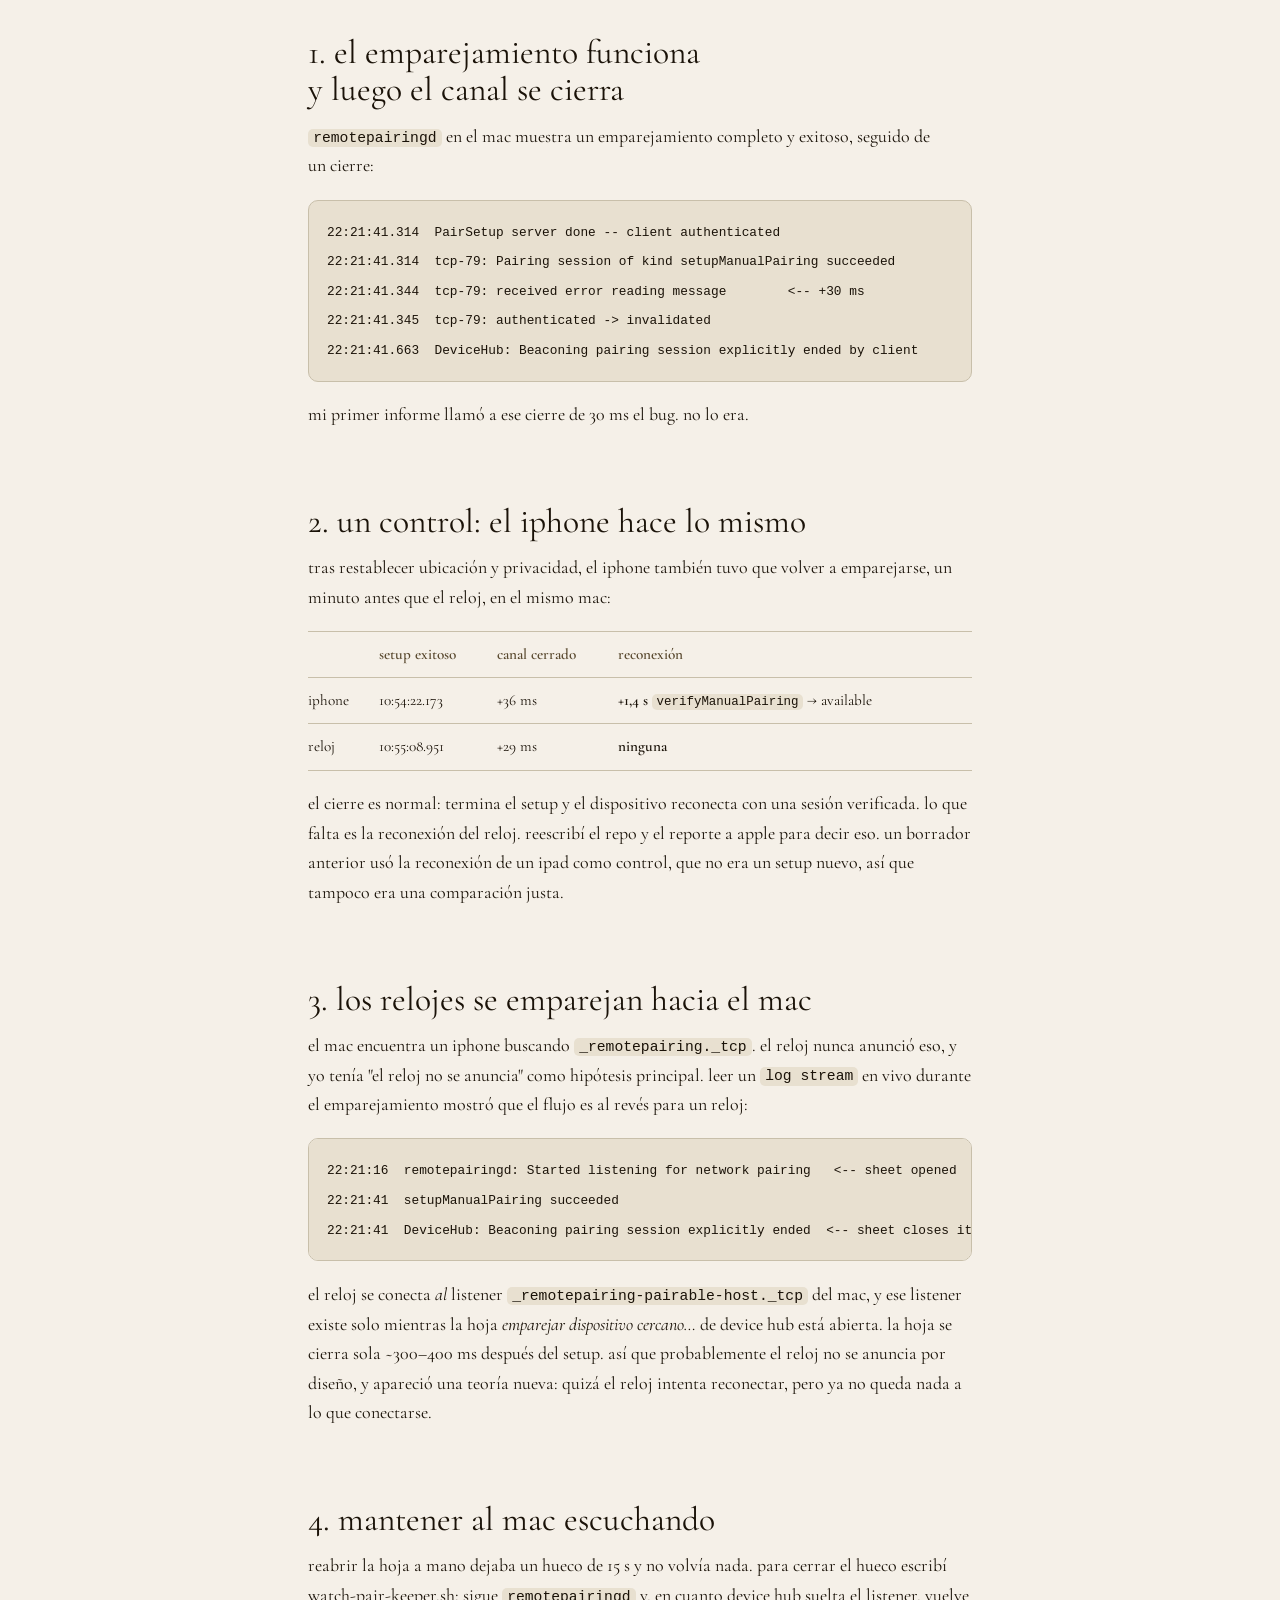
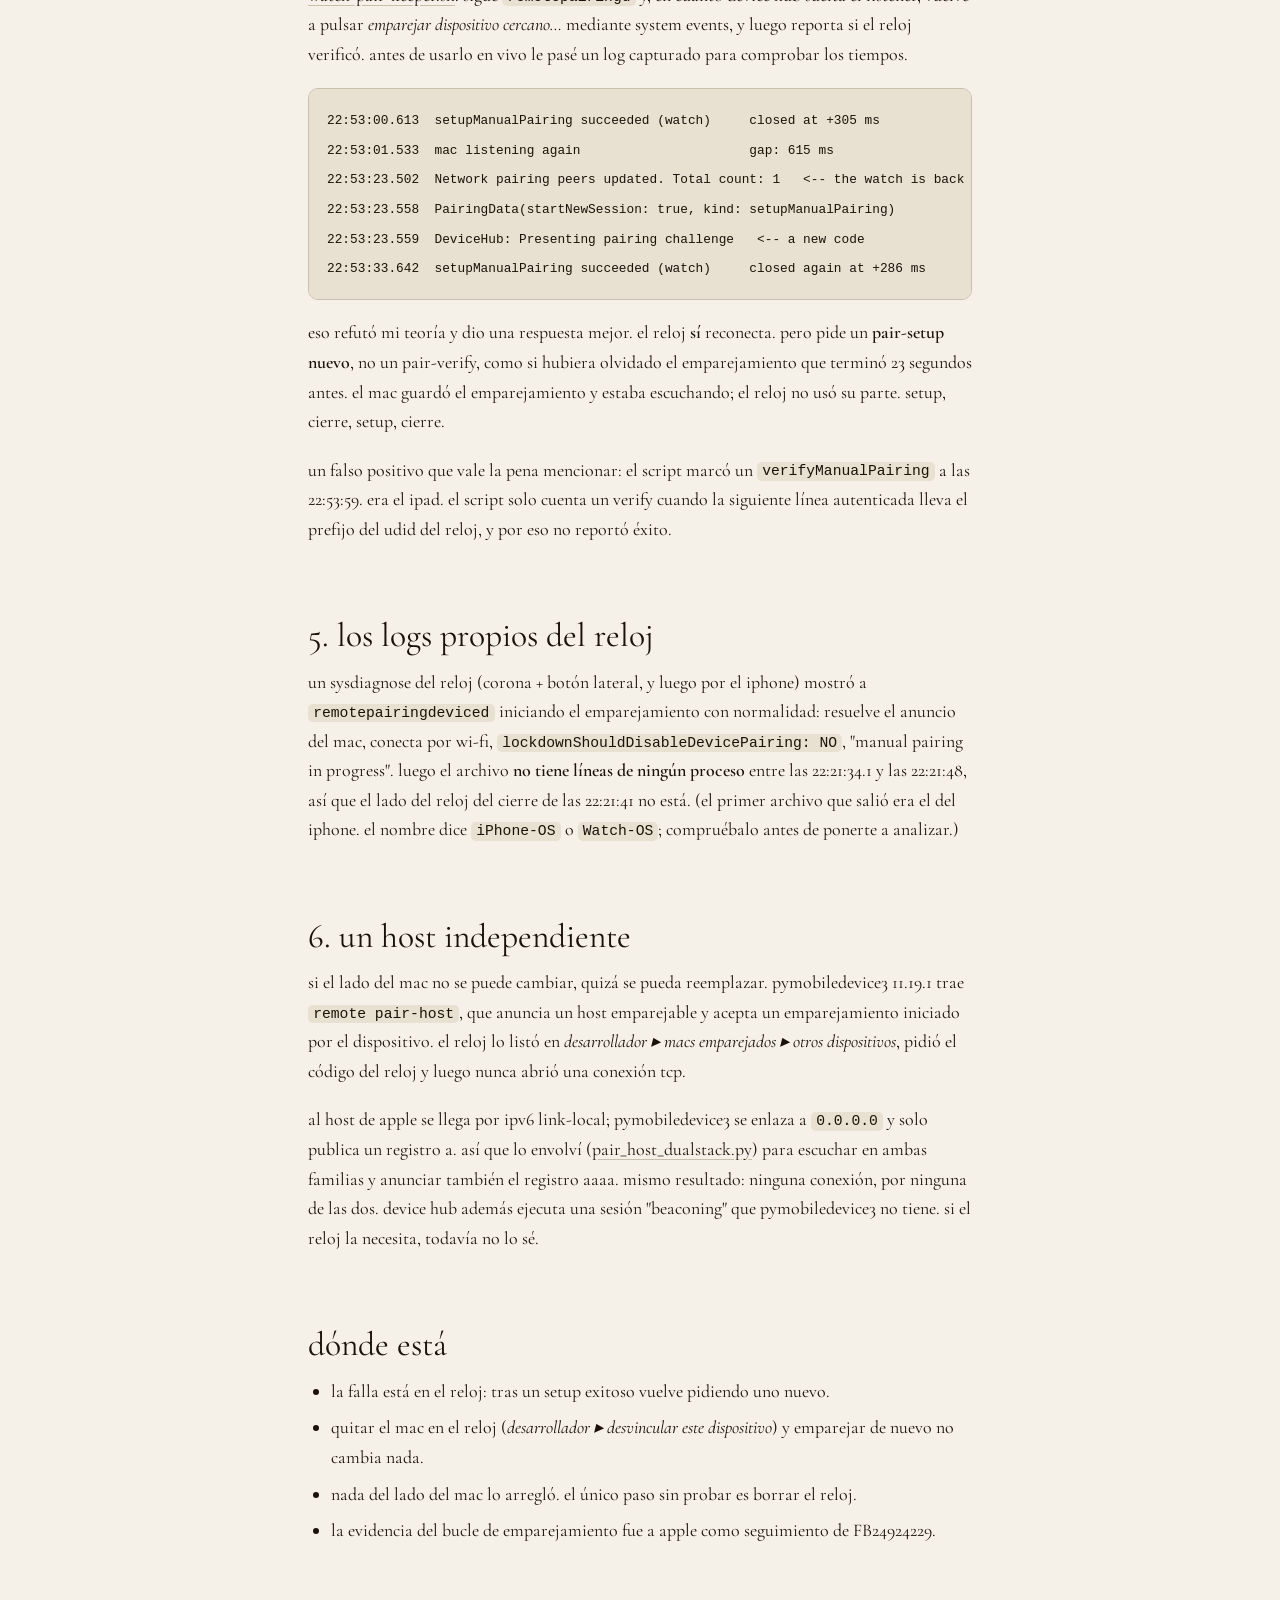
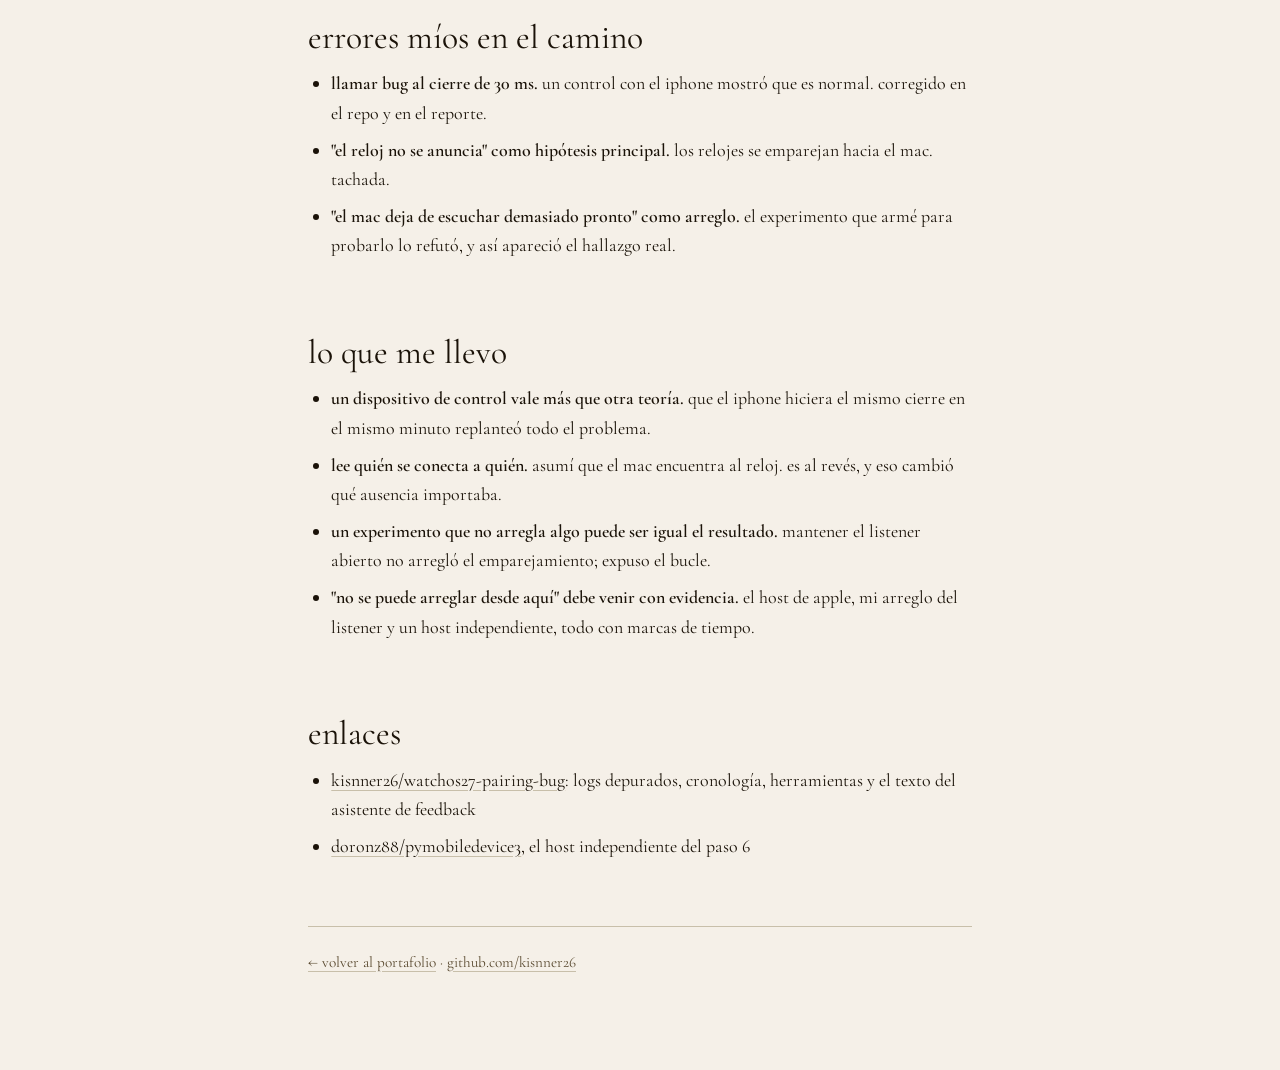
<file: writeups/watch-pairing/es/index.html>
<!DOCTYPE html>
<html lang="es">
<head>
<meta charset="UTF-8">
<meta name="viewport" content="width=device-width, initial-scale=1, viewport-fit=cover">
<title>Mi Apple Watch se emparejó bien. Luego lo olvidó. — Kisnner Obando</title>
<meta name="description" content="por qué un Apple Watch Ultra 2 desapareció de Xcode 27 en watchOS 27: el emparejamiento funciona, pero el reloj vuelve pidiendo uno nuevo en lugar de verificar. Logs de ambos lados, un experimento con el listener y un host independiente.">
<meta name="theme-color" content="#f5f0e8">
<link rel="canonical" href="https://kisnner26.github.io/writeups/watch-pairing/es/">
<link rel="alternate" hreflang="es" href="https://kisnner26.github.io/writeups/watch-pairing/es/">
<link rel="alternate" hreflang="en" href="https://kisnner26.github.io/writeups/watch-pairing/">
<link rel="alternate" hreflang="x-default" href="https://kisnner26.github.io/writeups/watch-pairing/">
<link rel="icon" href="data:image/svg+xml,%3Csvg xmlns='http://www.w3.org/2000/svg' viewBox='0 0 64 64'%3E%3Crect width='64' height='64' rx='14' fill='%23f5f0e8'/%3E%3Cpath d='M32 55V18M32 27C18 18 12 9 17 5c7 1 13 10 15 22M32 35c14-9 20-18 15-22-7 1-13 10-15 22' fill='none' stroke='%231a1208' stroke-linecap='round' stroke-width='3'/%3E%3C/svg%3E">

<meta property="og:type" content="article">
<meta property="og:url" content="https://kisnner26.github.io/writeups/watch-pairing/es/">
<meta property="og:title" content="Mi Apple Watch se emparejó bien. Luego lo olvidó.">
<meta property="og:description" content="por qué un Apple Watch Ultra 2 desapareció de Xcode 27 en watchOS 27: el emparejamiento funciona, pero el reloj vuelve pidiendo uno nuevo en lugar de verificar. Logs de ambos lados, un experimento con el listener y un host independiente.">
<meta name="twitter:card" content="summary">
<meta name="twitter:title" content="Mi Apple Watch se emparejó bien. Luego lo olvidó.">
<meta name="twitter:description" content="por qué un Apple Watch Ultra 2 desapareció de Xcode 27 en watchOS 27: el emparejamiento funciona, pero el reloj vuelve pidiendo uno nuevo en lugar de verificar. Logs de ambos lados, un experimento con el listener y un host independiente.">

<link rel="preconnect" href="https://fonts.googleapis.com">
<link rel="preconnect" href="https://fonts.gstatic.com" crossorigin>
<link href="https://fonts.googleapis.com/css2?family=Cormorant+Garamond:ital,wght@0,300;0,400;0,600;1,300;1,400&family=IM+Fell+English:ital@0;1&family=Dancing+Script:wght@700&display=swap" rel="stylesheet">
<link rel="stylesheet" href="../../../css/tokens.css">
<link rel="stylesheet" href="../../../css/base.css">
<link rel="stylesheet" href="../../../css/components/writeup.css">

<script>
  // aplica el tema guardado antes de pintar, para evitar el parpadeo
  try { var t = localStorage.getItem('theme'); if (t) document.documentElement.dataset.theme = t; } catch (e) {}
</script>
</head>
<body style="padding-bottom:0">
<article class="wu">
  <nav class="wu-top" aria-label="Navegación">
    <a class="wu-back" href="../../../#writeups">← portafolio</a>
    <a class="wu-back" href="../" hreflang="en" lang="en">english</a>
    <button class="wu-theme" type="button" id="theme" aria-label="Cambiar entre papel y noche">☾ Noche</button>
  </nav>

  <header class="wu-head">
    <span class="wu-eyebrow">writeup</span>
    <h1 class="wu-title">mi apple watch se emparejó bien. luego lo olvidó.</h1>
    <p class="wu-meta">kisnner obando · septiembre de 2026 · watchos 27.2 · xcode 27 / device hub · macos 27.2 · <a href="https://github.com/kisnner26/watchos27-pairing-bug" target="_blank" rel="noopener noreferrer">el repo</a> · estado: <strong>resuelto después, mira <a href="../../watch-pairing-fix/es/">el seguimiento</a></strong></p>
  </header>

  <div class="wu-body">
<p><strong>actualización, 3 de octubre:</strong> resultó que se arregló actualizando el <em>iphone</em> a ios 27.2, no con nada en el reloj. el seguimiento tiene la evidencia y sus límites: <a href="../../watch-pairing-fix/es/">el reloj no estaba roto. mi iphone iba atrasado.</a> lo que sigue es la investigación tal como la escribí en su momento.</p>
<p>un informe de un apple watch ultra 2 que desapareció de xcode 27 y no volvió. este no está resuelto. lo que tengo es una descripción mucho más estrecha del fallo que "no conecta", construida con logs del mac y del reloj, un experimento que cambió mi teoría y un callejón sin salida con un host de emparejamiento independiente. está reportado a apple como <strong>FB24924229</strong>.</p>
<h2>resumen</h2>
<ul>
<li>el reloj pasó a <code>unavailable</code> en <code>devicectl</code> y luego desapareció. volver a emparejarlo desde device hub <strong>funciona</strong> siempre: srp pair-setup m1–m6, <code>setupManualPairing succeeded</code>.</li>
<li>~30 ms después el canal se cierra. un iphone hace exactamente lo mismo y reconecta 1,4 s después con <code>verifyManualPairing</code>. el reloj nunca.</li>
<li>los relojes se emparejan <em>hacia</em> el mac, y el mac solo escucha mientras la hoja de emparejamiento está abierta. cuando lo mantuve escuchando, el reloj <strong>volvió</strong> 23 s después, pero pidió un <strong>emparejamiento nuevo</strong> en vez de verificar el que acababa de terminar. entra en bucle.</li>
<li>así que el lado del mac funciona. el reloj no conserva, o no usa, su mitad del emparejamiento. ese código vive en watchos, que no puedo cambiar.</li>
</ul>
<h2>el síntoma</h2>
<pre><code>$ xcrun devicectl list devices
iPhone (2)   available (paired)   iPhone 15 Pro Max
iPad         available (paired)   iPad Pro 12.9-inch
             (no watch)
$ xcrun devicectl manage pair --device &lt;watch&gt;
The specified device was not found (1000)
</code></pre>
<p>device hub mostraba "no disponible por ahora — debe estar cerca". instalar desde la app watch del iphone avanzaba hasta la mitad y se atascaba. antes descarté bluetooth, wi-fi, el cable, el modo desarrollador y la propia app. la lista completa está en <a href="https://github.com/kisnner26/watchos27-pairing-bug/blob/main/docs/what-i-tried.md" target="_blank" rel="noopener noreferrer">what-i-tried.md</a>.</p>
<h2>1. el emparejamiento funciona y luego el canal se cierra</h2>
<p><code>remotepairingd</code> en el mac muestra un emparejamiento completo y exitoso, seguido de un cierre:</p>
<pre><code>22:21:41.314  PairSetup server done -- client authenticated
22:21:41.314  tcp-79: Pairing session of kind setupManualPairing succeeded
22:21:41.344  tcp-79: received error reading message        &lt;-- +30 ms
22:21:41.345  tcp-79: authenticated -&gt; invalidated
22:21:41.663  DeviceHub: Beaconing pairing session explicitly ended by client
</code></pre>
<p>mi primer informe llamó a ese cierre de 30 ms el bug. no lo era.</p>
<h2>2. un control: el iphone hace lo mismo</h2>
<p>tras restablecer ubicación y privacidad, el iphone también tuvo que volver a emparejarse, un minuto antes que el reloj, en el mismo mac:</p>
<div class="table-wrap"><table>
<tr><th></th><th>setup exitoso</th><th>canal cerrado</th><th>reconexión</th></tr>
<tr><td>iphone</td><td>10:54:22.173</td><td>+36 ms</td><td><strong>+1,4 s</strong> <code>verifyManualPairing</code> → available</td></tr>
<tr><td>reloj</td><td>10:55:08.951</td><td>+29 ms</td><td><strong>ninguna</strong></td></tr>
</table></div>
<p>el cierre es normal: termina el setup y el dispositivo reconecta con una sesión verificada. lo que falta es la reconexión del reloj. reescribí el repo y el reporte a apple para decir eso. un borrador anterior usó la reconexión de un ipad como control, que no era un setup nuevo, así que tampoco era una comparación justa.</p>
<h2>3. los relojes se emparejan hacia el mac</h2>
<p>el mac encuentra un iphone buscando <code>_remotepairing._tcp</code>. el reloj nunca anunció eso, y yo tenía "el reloj no se anuncia" como hipótesis principal. leer un <code>log stream</code> en vivo durante el emparejamiento mostró que el flujo es al revés para un reloj:</p>
<pre><code>22:21:16  remotepairingd: Started listening for network pairing   &lt;-- sheet opened
22:21:41  setupManualPairing succeeded
22:21:41  DeviceHub: Beaconing pairing session explicitly ended  &lt;-- sheet closes itself
</code></pre>
<p>el reloj se conecta <em>al</em> listener <code>_remotepairing-pairable-host._tcp</code> del mac, y ese listener existe solo mientras la hoja <em>emparejar dispositivo cercano…</em> de device hub está abierta. la hoja se cierra sola ~300–400 ms después del setup. así que probablemente el reloj no se anuncia por diseño, y apareció una teoría nueva: quizá el reloj intenta reconectar, pero ya no queda nada a lo que conectarse.</p>
<h2>4. mantener al mac escuchando</h2>
<p>reabrir la hoja a mano dejaba un hueco de 15 s y no volvía nada. para cerrar el hueco escribí <a href="https://github.com/kisnner26/watchos27-pairing-bug/blob/main/tools/watch-pair-keeper.sh" target="_blank" rel="noopener noreferrer">watch-pair-keeper.sh</a>: sigue <code>remotepairingd</code> y, en cuanto device hub suelta el listener, vuelve a pulsar <em>emparejar dispositivo cercano…</em> mediante system events, y luego reporta si el reloj verificó. antes de usarlo en vivo le pasé un log capturado para comprobar los tiempos.</p>
<pre><code>22:53:00.613  setupManualPairing succeeded (watch)     closed at +305 ms
22:53:01.533  mac listening again                      gap: 615 ms
22:53:23.502  Network pairing peers updated. Total count: 1   &lt;-- the watch is back
22:53:23.558  PairingData(startNewSession: true, kind: setupManualPairing)
22:53:23.559  DeviceHub: Presenting pairing challenge   &lt;-- a new code
22:53:33.642  setupManualPairing succeeded (watch)     closed again at +286 ms
</code></pre>
<p>eso refutó mi teoría y dio una respuesta mejor. el reloj <strong>sí</strong> reconecta. pero pide un <strong>pair-setup nuevo</strong>, no un pair-verify, como si hubiera olvidado el emparejamiento que terminó 23 segundos antes. el mac guardó el emparejamiento y estaba escuchando; el reloj no usó su parte. setup, cierre, setup, cierre.</p>
<p>un falso positivo que vale la pena mencionar: el script marcó un <code>verifyManualPairing</code> a las 22:53:59. era el ipad. el script solo cuenta un verify cuando la siguiente línea autenticada lleva el prefijo del udid del reloj, y por eso no reportó éxito.</p>
<h2>5. los logs propios del reloj</h2>
<p>un sysdiagnose del reloj (corona + botón lateral, y luego por el iphone) mostró a <code>remotepairingdeviced</code> iniciando el emparejamiento con normalidad: resuelve el anuncio del mac, conecta por wi-fi, <code>lockdownShouldDisableDevicePairing: NO</code>, "manual pairing in progress". luego el archivo <strong>no tiene líneas de ningún proceso</strong> entre las 22:21:34.1 y las 22:21:48, así que el lado del reloj del cierre de las 22:21:41 no está. (el primer archivo que salió era el del iphone. el nombre dice <code>iPhone-OS</code> o <code>Watch-OS</code>; compruébalo antes de ponerte a analizar.)</p>
<h2>6. un host independiente</h2>
<p>si el lado del mac no se puede cambiar, quizá se pueda reemplazar. pymobiledevice3 11.19.1 trae <code>remote pair-host</code>, que anuncia un host emparejable y acepta un emparejamiento iniciado por el dispositivo. el reloj lo listó en <em>desarrollador ▸ macs emparejados ▸ otros dispositivos</em>, pidió el código del reloj y luego nunca abrió una conexión tcp.</p>
<p>al host de apple se llega por ipv6 link-local; pymobiledevice3 se enlaza a <code>0.0.0.0</code> y solo publica un registro a. así que lo envolví (<a href="https://github.com/kisnner26/watchos27-pairing-bug/blob/main/tools/pair_host_dualstack.py" target="_blank" rel="noopener noreferrer">pair_host_dualstack.py</a>) para escuchar en ambas familias y anunciar también el registro aaaa. mismo resultado: ninguna conexión, por ninguna de las dos. device hub además ejecuta una sesión "beaconing" que pymobiledevice3 no tiene. si el reloj la necesita, todavía no lo sé.</p>
<h2>dónde está</h2>
<ul>
<li>la falla está en el reloj: tras un setup exitoso vuelve pidiendo uno nuevo.</li>
<li>quitar el mac en el reloj (<em>desarrollador ▸ desvincular este dispositivo</em>) y emparejar de nuevo no cambia nada.</li>
<li>nada del lado del mac lo arregló. el único paso sin probar es borrar el reloj.</li>
<li>la evidencia del bucle de emparejamiento fue a apple como seguimiento de FB24924229.</li>
</ul>
<h2>errores míos en el camino</h2>
<ul>
<li><strong>llamar bug al cierre de 30 ms.</strong> un control con el iphone mostró que es normal. corregido en el repo y en el reporte.</li>
<li><strong>"el reloj no se anuncia" como hipótesis principal.</strong> los relojes se emparejan hacia el mac. tachada.</li>
<li><strong>"el mac deja de escuchar demasiado pronto" como arreglo.</strong> el experimento que armé para probarlo lo refutó, y así apareció el hallazgo real.</li>
</ul>
<h2>lo que me llevo</h2>
<ul>
<li><strong>un dispositivo de control vale más que otra teoría.</strong> que el iphone hiciera el mismo cierre en el mismo minuto replanteó todo el problema.</li>
<li><strong>lee quién se conecta a quién.</strong> asumí que el mac encuentra al reloj. es al revés, y eso cambió qué ausencia importaba.</li>
<li><strong>un experimento que no arregla algo puede ser igual el resultado.</strong> mantener el listener abierto no arregló el emparejamiento; expuso el bucle.</li>
<li><strong>"no se puede arreglar desde aquí" debe venir con evidencia.</strong> el host de apple, mi arreglo del listener y un host independiente, todo con marcas de tiempo.</li>
</ul>
<h2>enlaces</h2>
<ul>
<li><a href="https://github.com/kisnner26/watchos27-pairing-bug" target="_blank" rel="noopener noreferrer">kisnner26/watchos27-pairing-bug</a>: logs depurados, cronología, herramientas y el texto del asistente de feedback</li>
<li><a href="https://github.com/doronz88/pymobiledevice3" target="_blank" rel="noopener noreferrer">doronz88/pymobiledevice3</a>, el host independiente del paso 6</li>
</ul>
  </div>

  <footer class="wu-foot">
    <p><a href="../../../#writeups">← volver al portafolio</a> · <a href="https://github.com/kisnner26" target="_blank" rel="noopener noreferrer">github.com/kisnner26</a></p>
  </footer>
</article>

<script type="module">
  import { toggleTheme, currentTheme } from '../../../js/lib/theme.js';
  const btn = document.getElementById('theme');
  const label = () => { btn.textContent = currentTheme() === 'night' ? '☀ Papel' : '☾ Noche'; };
  label();
  btn.addEventListener('click', () => { toggleTheme(); label(); });
</script>
</body>
</html>
</file>
<file: css/fonts.css>
/* Fuentes alojadas aquí (subconjunto latino): sin pedir nada a Google al cargar la página. */
@font-face { font-family: 'Cormorant Garamond'; font-style: italic; font-weight: 300; font-display: swap; src: url('../assets/fonts/cormorant-garamond-italic-300.woff2') format('woff2'); unicode-range: U+0000-00FF, U+0131, U+0152-0153, U+02BB-02BC, U+02C6, U+02DA, U+02DC, U+0304, U+0308, U+0329, U+2000-206F, U+20AC, U+2122, U+2191, U+2193, U+2212, U+2215, U+FEFF, U+FFFD; }
@font-face { font-family: 'Cormorant Garamond'; font-style: italic; font-weight: 400; font-display: swap; src: url('../assets/fonts/cormorant-garamond-italic-300.woff2') format('woff2'); unicode-range: U+0000-00FF, U+0131, U+0152-0153, U+02BB-02BC, U+02C6, U+02DA, U+02DC, U+0304, U+0308, U+0329, U+2000-206F, U+20AC, U+2122, U+2191, U+2193, U+2212, U+2215, U+FEFF, U+FFFD; }
@font-face { font-family: 'Cormorant Garamond'; font-style: normal; font-weight: 300; font-display: swap; src: url('../assets/fonts/cormorant-garamond-normal-300.woff2') format('woff2'); unicode-range: U+0000-00FF, U+0131, U+0152-0153, U+02BB-02BC, U+02C6, U+02DA, U+02DC, U+0304, U+0308, U+0329, U+2000-206F, U+20AC, U+2122, U+2191, U+2193, U+2212, U+2215, U+FEFF, U+FFFD; }
@font-face { font-family: 'Cormorant Garamond'; font-style: normal; font-weight: 400; font-display: swap; src: url('../assets/fonts/cormorant-garamond-normal-300.woff2') format('woff2'); unicode-range: U+0000-00FF, U+0131, U+0152-0153, U+02BB-02BC, U+02C6, U+02DA, U+02DC, U+0304, U+0308, U+0329, U+2000-206F, U+20AC, U+2122, U+2191, U+2193, U+2212, U+2215, U+FEFF, U+FFFD; }
@font-face { font-family: 'Cormorant Garamond'; font-style: normal; font-weight: 500; font-display: swap; src: url('../assets/fonts/cormorant-garamond-normal-300.woff2') format('woff2'); unicode-range: U+0000-00FF, U+0131, U+0152-0153, U+02BB-02BC, U+02C6, U+02DA, U+02DC, U+0304, U+0308, U+0329, U+2000-206F, U+20AC, U+2122, U+2191, U+2193, U+2212, U+2215, U+FEFF, U+FFFD; }
@font-face { font-family: 'Cormorant Garamond'; font-style: normal; font-weight: 600; font-display: swap; src: url('../assets/fonts/cormorant-garamond-normal-300.woff2') format('woff2'); unicode-range: U+0000-00FF, U+0131, U+0152-0153, U+02BB-02BC, U+02C6, U+02DA, U+02DC, U+0304, U+0308, U+0329, U+2000-206F, U+20AC, U+2122, U+2191, U+2193, U+2212, U+2215, U+FEFF, U+FFFD; }
@font-face { font-family: 'Dancing Script'; font-style: normal; font-weight: 700; font-display: swap; src: url('../assets/fonts/dancing-script-normal-700.woff2') format('woff2'); unicode-range: U+0000-00FF, U+0131, U+0152-0153, U+02BB-02BC, U+02C6, U+02DA, U+02DC, U+0304, U+0308, U+0329, U+2000-206F, U+20AC, U+2122, U+2191, U+2193, U+2212, U+2215, U+FEFF, U+FFFD; }
@font-face { font-family: 'IM Fell English'; font-style: italic; font-weight: 400; font-display: swap; src: url('../assets/fonts/im-fell-english-italic-400.woff2') format('woff2'); unicode-range: U+0000-00FF, U+0131, U+0152-0153, U+02BB-02BC, U+02C6, U+02DA, U+02DC, U+0304, U+0308, U+0329, U+2000-206F, U+20AC, U+2122, U+2191, U+2193, U+2212, U+2215, U+FEFF, U+FFFD; }
@font-face { font-family: 'IM Fell English'; font-style: normal; font-weight: 400; font-display: swap; src: url('../assets/fonts/im-fell-english-normal-400.woff2') format('woff2'); unicode-range: U+0000-00FF, U+0131, U+0152-0153, U+02BB-02BC, U+02C6, U+02DA, U+02DC, U+0304, U+0308, U+0329, U+2000-206F, U+20AC, U+2122, U+2191, U+2193, U+2212, U+2215, U+FEFF, U+FFFD; }
</file>
<file: css/tokens.css>
/* Variables de diseño: papel y tinta. */
:root {
  --ink: #1a1208;
  --paper: #f5f0e8;
  --paper-dark: #e8e0d0;
  --mid: #5a4a30;
  --faint: #c8bfaa;
  --accent: #7a1a1a;

  --serif: 'Cormorant Garamond', Georgia, serif;
  --display: 'IM Fell English', 'Cormorant Garamond', Georgia, serif;
  --script: 'Dancing Script', cursive;

  --radius: 18px;
  --radius-sm: 10px;
  --nav-h: 66px;
  --gutter: clamp(14px, 4vw, 28px);
  --safe-l: env(safe-area-inset-left, 0px);
  --safe-r: env(safe-area-inset-right, 0px);
  --wrap: 1040px;
  --shadow-sketch: 4px 4px 0 var(--faint);
  --ease: cubic-bezier(.2, .7, .2, 1);

  color-scheme: light;
}

/* "Noche": el escenario oscuro del creador de flores */
:root[data-theme="night"] {
  --ink: #f1e9d8;
  --paper: #1a1208;
  --paper-dark: #241b0f;
  --mid: #b7a888;
  --faint: #4a3d28;
  --accent: #e0a08a;
  color-scheme: dark;
}
</file>
<file: css/base.css>
*, *::before, *::after { margin: 0; padding: 0; box-sizing: border-box; -webkit-tap-highlight-color: transparent; }

html { scroll-behavior: smooth; scroll-padding-top: 24px; -webkit-text-size-adjust: 100%; text-size-adjust: 100%; overflow-x: clip; }

body {
  background: var(--paper);
  color: var(--ink);
  font-family: var(--serif);
  font-size: clamp(17px, 16px + .25vw, 18px);
  line-height: 1.55;
  min-height: 100vh;
  min-height: 100dvh;
  overflow-x: clip;
  overflow-wrap: break-word;
  padding-bottom: calc(var(--nav-h) + env(safe-area-inset-bottom, 0px));
  transition: background .5s ease, color .5s ease;
  -webkit-font-smoothing: antialiased;
}

/* grano de papel sobre todo */
body::after {
  content: '';
  position: fixed;
  inset: 0;
  pointer-events: none;
  z-index: 9999;
  opacity: .35;
  background-image: url("data:image/svg+xml,%3Csvg viewBox='0 0 200 200' xmlns='http://www.w3.org/2000/svg'%3E%3Cfilter id='n'%3E%3CfeTurbulence type='fractalNoise' baseFrequency='0.85' numOctaves='4' stitchTiles='stitch'/%3E%3C/filter%3E%3Crect width='100%25' height='100%25' filter='url(%23n)' opacity='0.05'/%3E%3C/svg%3E");
}

h1, h2, h3 { font-family: var(--display); font-weight: 400; text-wrap: balance; }
p { text-wrap: pretty; }
a { color: inherit; text-decoration-color: var(--faint); text-underline-offset: 4px; transition: text-decoration-color .2s; }
a:hover { text-decoration-color: var(--ink); }
img, svg { display: block; max-width: 100%; }
img { height: auto; }
::selection { background: var(--ink); color: var(--paper); }
:focus-visible { outline: 1px dashed var(--ink); outline-offset: 4px; border-radius: 4px; }

.sr-only {
  position: absolute; width: 1px; height: 1px; overflow: hidden;
  clip: rect(0 0 0 0); white-space: nowrap;
}

/* aparecer al hacer scroll */
@media (prefers-reduced-motion: no-preference) {
  .reveal { opacity: 0; transform: translateY(16px); transition: opacity .9s var(--ease), transform .9s var(--ease); }
  .reveal.in { opacity: 1; transform: none; }
}

@media (prefers-reduced-motion: reduce) {
  html { scroll-behavior: auto; }
  *, *::before, *::after { animation: none !important; transition: none !important; }
}

/* hover solo donde existe puntero; en táctil queda el estado normal */
@media (hover: none) {
  .card:hover { transform: none; box-shadow: 3px 3px 0 var(--paper-dark); }
  .card:hover .card-media img { transform: none; }
  .btn:hover { transform: none; }
}

/* Cormorant es fino y de x-height baja: en pantallas pequeñas pide más peso y contraste */
@media (max-width: 640px) {
  body { font-weight: 500; line-height: 1.5; }
  :root { --mid: #46391f; }
  :root[data-theme="night"] { --mid: #cbbd9d; }
  .sec-sub, .card-line, .experience-org, .oss-meta { font-weight: 500; }
}
</file>
<file: css/layout.css>
.wrap { width: 100%; max-width: var(--wrap); margin: 0 auto; padding-inline: max(var(--gutter), var(--safe-l)) max(var(--gutter), var(--safe-r)); }

.section { padding-block: clamp(44px, 10vw, 104px); }
.section + .section { border-top: 1px solid var(--faint); }

.grid {
  display: grid;
  grid-template-columns: repeat(auto-fill, minmax(min(100%, 290px), 1fr));
  gap: clamp(18px, 3vw, 30px);
}

/* pantallas de doble panel (Surface Duo y similares): el contenido no cruza la bisagra */
@media (horizontal-viewport-segments: 2) {
  .wrap { max-width: calc(env(viewport-segment-width 0 0, 50vw) - 8px); margin-inline: 0; }
}
/* pantallas muy angostas: Fold plegado, relojes de bolsillo */
@media (max-width: 340px) {
  .grid, .certificates { grid-template-columns: 1fr; }
}

/* teléfonos: tarjetas en carrusel horizontal con snap, en vez de una columna interminable */
.rail-hint { display: none; }
@media (max-width: 640px) {
  .rail-hint { display: block; margin: -12px 0 14px; color: var(--mid); font-size: .92rem; font-style: italic; }
  .rail { display: flex; gap: 14px; margin-inline: calc(-1 * max(var(--gutter), var(--safe-l))); padding: 2px max(var(--gutter), var(--safe-l)) 14px; overflow-x: auto; scroll-snap-type: x mandatory; scroll-padding-inline: max(var(--gutter), var(--safe-l)); overscroll-behavior-x: contain; -webkit-overflow-scrolling: touch; scrollbar-width: none; }
  .rail::-webkit-scrollbar { display: none; }
  .rail > * { flex: 0 0 min(84%, 340px); scroll-snap-align: start; scroll-snap-stop: always; }
}
</file>
<file: css/components/loader.css>
#loading { position: fixed; inset: 0; z-index: 30; display: grid; place-content: center; gap: 12px; background: var(--paper); color: var(--ink); text-align: center; transition: opacity .2s ease; }
#loading.done { opacity: 0; pointer-events: none; }
.loader-text { font-family: var(--script); font-size: 1.45rem; }
</file>
<file: css/components/nav.css>
.nav-bar { position: fixed; z-index: 20; left: 50%; bottom: max(10px, env(safe-area-inset-bottom)); transform: translateX(-50%); display: flex; align-items: center; gap: 4px; width: max-content; max-width: calc(100vw - 20px - var(--safe-l) - var(--safe-r)); padding: 5px; border: 1px solid var(--faint); border-radius: var(--radius); background: color-mix(in srgb, var(--paper) 92%, transparent); -webkit-backdrop-filter: blur(10px); backdrop-filter: blur(10px); box-shadow: 0 8px 24px rgb(26 18 8 / .12); overflow-x: auto; scrollbar-width: none; overscroll-behavior: contain; }
.nav-bar::-webkit-scrollbar { display: none; }
.nav-links { display: contents; }
.nav-menu { display: none; }
.nav-btn { display: inline-flex; flex: 0 0 auto; align-items: center; justify-content: center; min-height: 44px; padding: 7px 11px; border: 1px solid transparent; border-radius: var(--radius-sm); background: transparent; color: var(--mid); font: 600 .84rem/1 var(--serif); text-decoration: none; white-space: nowrap; cursor: pointer; touch-action: manipulation; }
.nav-glyph { font-style: normal; }
.nav-btn:hover, .nav-btn.active-nav { border-color: var(--faint); color: var(--ink); background: var(--paper-dark); text-decoration: none; }
.nav-btn:active { transform: translateY(1px); }
.nav-btn--theme { width: auto; padding-inline: 12px; }
.nav-btn--lang { padding-inline: 10px; letter-spacing: .04em; }

/* anchos medios: una fila sin glifo */
@media (max-width: 760px) { .nav-bar { gap: 2px; } .nav-btn { padding-inline: 9px; } .nav-glyph { display: none; } }

/* teléfonos: pastilla colapsada + hoja que se abre hacia arriba */
@media (max-width: 640px) {
  .nav-bar { width: calc(100vw - 20px - var(--safe-l) - var(--safe-r)); max-width: 460px; justify-content: space-between; gap: 6px; overflow: visible; }
  .nav-menu { display: flex; flex: 1 1 auto; align-items: center; gap: 8px; min-height: 44px; padding: 6px 12px; border: 1px solid transparent; border-radius: var(--radius-sm); background: transparent; color: var(--ink); font: 600 1rem/1 var(--serif); text-align: left; cursor: pointer; touch-action: manipulation; }
  .nav-menu:active { background: var(--paper-dark); }
  .nav-menu-glyph { color: var(--accent); }
  .nav-current { flex: 1 1 auto; min-width: 0; overflow: hidden; text-overflow: ellipsis; white-space: nowrap; }
  .nav-chevron { color: var(--mid); font-size: .8rem; transition: transform .2s ease; }
  .nav-bar.open .nav-chevron { transform: rotate(180deg); }
  .nav-links { position: absolute; left: 0; right: 0; bottom: calc(100% + 8px); display: none; grid-template-columns: 1fr 1fr; gap: 4px; padding: 6px; border: 1px solid var(--faint); border-radius: var(--radius); background: var(--paper); box-shadow: 0 12px 32px rgb(26 18 8 / .18); }
  .nav-bar.open .nav-links { display: grid; }
  .nav-links .nav-btn { min-height: 48px; padding: 8px 10px; font-size: .98rem; justify-content: flex-start; }
  .nav-links .nav-glyph { display: inline; color: var(--accent); }
  .nav-btn--theme { min-height: 44px; padding-inline: 12px; }
}

/* móviles en horizontal: poca altura; si cabe, fila completa */
@media (min-width: 641px) and (max-height: 480px) and (orientation: landscape) {
  .nav-bar { overflow-x: auto; }
  .nav-btn { min-height: 38px; padding-block: 5px; }
}
</file>
<file: css/components/buttons.css>
.btn-row { display: flex; flex-wrap: wrap; justify-content: center; gap: 10px; margin-top: 26px; }
.btn { display: inline-flex; align-items: center; justify-content: center; min-height: 44px; padding: 10px 17px; border: 1px solid var(--ink); border-radius: var(--radius-sm); color: var(--ink); font-weight: 600; text-decoration: none; transition: transform .15s ease, background .15s ease, color .15s ease; }
.btn:hover { background: var(--paper-dark); text-decoration: none; transform: translateY(-1px); }
.btn--solid { background: var(--ink); color: var(--paper); }
.btn--solid:hover { background: var(--accent); border-color: var(--accent); color: #fff; }
</file>
<file: css/components/hero.css>
.hero { position: relative; display: grid; place-items: center; min-height: min(720px, 100vh); min-height: min(720px, 100dvh); padding: clamp(72px, 14vw, 150px) max(16px, var(--safe-l)) calc(clamp(120px, 20vw, 170px) + env(safe-area-inset-bottom)) max(16px, var(--safe-r)); overflow: hidden; text-align: center; }
.hero-center { position: relative; z-index: 1; max-width: 720px; margin-bottom: 36px; }
.hero-status { display: inline-flex; align-items: center; gap: 9px; margin-bottom: 22px; padding: 6px 14px; border: 1px solid var(--faint); border-radius: 999px; background: var(--paper); color: var(--mid); font-size: .95rem; font-weight: 600; }
.hero-dot { width: 9px; height: 9px; border-radius: 50%; background: #3f7d4a; box-shadow: 0 0 0 0 rgb(63 125 74 / .5); animation: hero-pulse 2.4s ease-out infinite; }
@keyframes hero-pulse { 70% { box-shadow: 0 0 0 9px rgb(63 125 74 / 0); } 100% { box-shadow: 0 0 0 0 rgb(63 125 74 / 0); } }
@media (prefers-reduced-motion: reduce) { .hero-dot { animation: none; } }
.hero-title { font-size: clamp(2.6rem, 9vw, 6.5rem); line-height: .88; }
.hero-kicker { display: block; margin-bottom: 12px; color: var(--accent); font-family: var(--script); font-size: clamp(1.8rem, 4vw, 2.8rem); font-weight: 700; line-height: 1; }
.hero-rule { width: 72px; height: 1px; margin: 28px auto 24px; background: var(--ink); }
.hero-lede { max-width: 58ch; margin: 0 auto; font-size: clamp(1.15rem, 2vw, 1.45rem); }
.hero-tagline { margin-top: 24px; color: var(--mid); font-style: italic; }
.hero-plant { position: absolute; bottom: -45px; width: clamp(160px, 24vw, 300px); color: var(--faint); opacity: .75; }
.hero-plant--left { left: max(-58px, -4vw); }
.hero-plant--right { right: max(-45px, -3vw); }
.petals { display: none; }
@media (max-width: 620px) { .hero-plant { opacity: .35; } }

@media (max-height: 480px) and (orientation: landscape) {
  .hero { min-height: 0; padding-block: 48px 110px; }
  .hero-plant { width: 120px; }
}
/* tablets: más aire y texto más ancho */
@media (min-width: 768px) and (max-width: 1100px) { .hero-center { max-width: 640px; } }
/* teléfonos: el hero ocupa lo que su contenido, sin hueco vacío bajo la frase final */
@media (max-width: 620px) {
  .hero { min-height: 0; padding-block: clamp(64px, 18vw, 96px) calc(112px + env(safe-area-inset-bottom)); }
  .hero-center { margin-bottom: 0; }
  .hero-plant { width: clamp(110px, 32vw, 150px); bottom: -28px; }
}

/* teléfonos: título grande en dos líneas y texto más compacto */
@media (max-width: 640px) {
  .hero-title { font-size: clamp(3.1rem, 17vw, 5rem); line-height: .9; }
  .hero-kicker { font-size: clamp(1.5rem, 6.5vw, 2rem); margin-bottom: 14px; }
  .hero-rule { margin: 22px auto 18px; }
  .hero-lede { font-size: 1.08rem; line-height: 1.5; }
  .hero-tagline { margin-top: 18px; font-size: .98rem; }
  .btn-row { margin-top: 22px; }
  .btn-row .btn { flex: 1 1 140px; max-width: 200px; }
}

.hero-facts { display: flex; flex-wrap: wrap; justify-content: center; gap: 6px 18px; margin: 18px 0 24px; padding: 0; list-style: none; color: var(--mid); font-size: .95rem; }
.hero-facts li + li::before { content: '·'; margin-right: 18px; color: var(--mid); }
@media (max-width: 520px) { .hero-facts { gap: 4px 16px; } .hero-facts li + li::before { display: none; } }
</file>
<file: css/components/section.css>
.sec-head { max-width: 680px; margin-bottom: 32px; }
.sec-eyebrow { display: block; margin-bottom: 8px; color: var(--accent); font-family: var(--script); font-size: 1.35rem; font-weight: 700; }
.sec-title { font-size: clamp(2.2rem, 5vw, 3.4rem); line-height: 1; }
.sec-sub { max-width: 56ch; margin-top: 12px; color: var(--mid); font-size: 1.1rem; }
.stats { display: grid; grid-template-columns: repeat(4, 1fr); margin-top: -1px; border-top: 1px solid var(--faint); border-bottom: 1px solid var(--faint); }
.stat { display: grid; place-content: center; min-height: 140px; padding: 18px; text-align: center; }
.stat + .stat { border-left: 1px solid var(--faint); }
.stat b { color: var(--accent); font-family: var(--display); font-size: clamp(2rem, 5vw, 3.25rem); font-weight: 400; line-height: 1; font-variant-numeric: tabular-nums; }
.stat span { margin-top: 9px; color: var(--mid); font-size: .94rem; }
@media (max-width: 860px) { .stats { grid-template-columns: repeat(2, 1fr); } .stat:nth-child(odd) { border-left: 0; } .stat:nth-child(n+3) { border-top: 1px solid var(--faint); } }
@media (max-width: 640px) { .stat { min-height: 104px; padding: 12px 6px; } .stat b { font-size: clamp(1.7rem, 8.5vw, 2.4rem); } .stat span { margin-top: 6px; font-size: .8rem; line-height: 1.25; } }
@media (max-width: 340px) { .stats { grid-template-columns: 1fr; } .stat + .stat { border-top: 1px solid var(--faint); border-left: 0; } }
</file>
<file: css/components/featured.css>
/* Caso destacado: tres hechos y los enlaces que los respaldan. */
.featured { padding: clamp(20px, 3vw, 32px); border: 1px solid var(--faint); border-radius: var(--radius); background: var(--paper-dark); box-shadow: var(--shadow-sketch); }
.featured-facts { display: grid; grid-template-columns: repeat(3, 1fr); gap: clamp(18px, 3vw, 34px); }
.featured-fact dt { margin-bottom: 8px; color: var(--accent); font-family: var(--script); font-size: 1.35rem; font-weight: 700; }
.featured-fact dd { color: var(--ink); font-size: 1.05rem; line-height: 1.45; }
.featured-links { display: flex; flex-wrap: wrap; gap: 8px 22px; margin-top: 24px; padding-top: 18px; border-top: 1px solid var(--faint); }
.featured-links a { color: var(--accent); font-weight: 600; }
@media (max-width: 760px) { .featured-facts { grid-template-columns: 1fr; gap: 20px; } }
</file>
<file: css/components/project-card.css>
.card { display: flex; flex-direction: column; overflow: hidden; border: 1px solid var(--faint); border-radius: var(--radius); background: var(--paper); box-shadow: 3px 3px 0 var(--paper-dark); transition: transform .15s ease, box-shadow .15s ease; }
.card:hover { transform: translate(-2px, -2px); box-shadow: 6px 6px 0 var(--faint); }
.card-media { aspect-ratio: 16 / 10; overflow: hidden; border-bottom: 1px solid var(--faint); background: var(--paper-dark); }
.card-media img { width: 100%; height: 100%; object-fit: cover; transition: transform .25s ease; }
.card:hover .card-media img { transform: scale(1.025); }
.card-media--sketch { display: grid; place-items: center; padding: 20px; background: var(--paper-dark); }
.card-media pre { color: var(--mid); font: .86rem/1.7 ui-monospace, SFMono-Regular, Menlo, monospace; text-align: center; white-space: pre-wrap; }
.card-media b { color: var(--ink); font-family: var(--display); font-size: 1.35rem; font-weight: 400; }
.card-body { display: flex; flex: 1; flex-direction: column; align-items: flex-start; gap: 13px; padding: 20px; }
.card-title { font-size: 1.65rem; line-height: 1; }
.card-line { padding-left: 11px; border-left: 2px solid var(--accent); color: var(--mid); font-size: 1.05rem; line-height: 1.35; }
.tags, .card-links { display: flex; flex-wrap: wrap; gap: 8px; }
.tag { border: 1px solid var(--faint); border-radius: 999px; padding: 3px 9px; color: var(--mid); font-size: .84rem; }
.card-links { margin-top: auto; padding-top: 4px; }
.card-links a { color: var(--accent); font-weight: 600; }

@media (max-width: 640px) {
  .card-body { gap: 11px; padding: 16px; }
  .card-title { font-size: 1.5rem; }
  .card-media { aspect-ratio: 16 / 9; }
  .card-links a { display: inline-flex; align-items: center; min-height: 36px; }
}

.grid:not(.expanded) .card--extra { display: none; }
.projects-toggle { margin-top: 8px; }
</file>
<file: css/components/writeups.css>
.wu-list { border-top: 1px solid var(--faint); }
.wu-row { display: grid; grid-template-columns: 120px minmax(0, 1fr) auto; gap: 14px; align-items: start; padding: 22px 0; border-bottom: 1px solid var(--faint); }
.wu-row-date { color: var(--accent); font: .85rem/1.5 ui-monospace, SFMono-Regular, Menlo, monospace; }
.wu-row-title { font-family: var(--serif); font-size: 1.3rem; font-weight: 600; line-height: 1.25; }
.wu-row-line { margin-top: 6px; color: var(--mid); }
.wu-row-tags { margin-top: 8px; color: var(--mid); font-size: .88rem; }
.wu-row-lang { border: 1px solid var(--faint); border-radius: 999px; padding: 3px 9px; color: var(--mid); font: .75rem/1.3 ui-monospace, SFMono-Regular, Menlo, monospace; }
@media (max-width: 600px) { .wu-row { grid-template-columns: 1fr; gap: 8px; } .wu-row-lang { justify-self: start; } }
</file>
<file: css/components/oss.css>
.oss-list { border-top: 1px solid var(--faint); }
.oss-row { display: grid; grid-template-columns: 120px minmax(0, 1fr) auto; gap: 14px; align-items: start; padding: 20px 0; border-bottom: 1px solid var(--faint); }
.oss-repo { color: var(--accent); font: .85rem/1.3 ui-monospace, SFMono-Regular, Menlo, monospace; }
.oss-title { font-size: 1.1rem; font-weight: 600; }
.oss-meta { margin-top: 5px; color: var(--mid); font-size: .95rem; }
.oss-badge { border-radius: 999px; padding: 4px 9px; font-size: .78rem; font-weight: 600; white-space: nowrap; }
.oss-badge--merged { background: #dfeadd; color: #294723; }
.oss-badge--open { background: #f0e0bb; color: #735010; }
.oss-badge--closed { background: #e6e1d8; color: #5d574b; }
.oss-more { margin-top: 16px; color: var(--mid); font-size: .92rem; }
:root[data-theme="night"] .oss-badge--merged { background: #294723; color: #dfeadd; }
:root[data-theme="night"] .oss-badge--open { background: #735010; color: #f5e8c8; }
:root[data-theme="night"] .oss-badge--closed { background: #3a362e; color: #cfc8b8; }
@media (max-width: 600px) { .oss-row { grid-template-columns: 1fr; gap: 8px; } .oss-badge { justify-self: start; } }
</file>
<file: css/components/certificates.css>
.certificates { display: grid; grid-template-columns: repeat(auto-fill, minmax(min(100%, 285px), 1fr)); gap: 16px; }
.certificate { position: relative; display: flex; flex-direction: column; min-height: 220px; padding: 19px; border: 1px solid var(--faint); border-radius: var(--radius); background: var(--paper-dark); }
.certificate--image { padding-top: 0; overflow: hidden; }
.certificate-preview { width: calc(100% + 38px); margin: 0 -19px 16px; padding: 0; border: 0; background: var(--paper); cursor: zoom-in; }
.certificate-preview img { width: 100%; aspect-ratio: 1.65; object-fit: cover; }
.certificate-preview:focus-visible { outline-offset: -4px; }
.certificate-date { margin-bottom: 17px; color: var(--accent); font-family: var(--script); font-size: 1.25rem; font-weight: 700; }
.certificate-title { font-size: 1.45rem; line-height: 1.05; }
.certificate-org, .certificate-detail { margin-top: 7px; color: var(--mid); }
.certificate-detail { font-size: .95rem; font-style: italic; }
.certificate-verify { margin-top: auto; padding-top: 18px; color: var(--accent); font-weight: 600; }
.certificate-dialog { width: min(900px, calc(100vw - 32px)); max-height: min(90dvh, 800px); padding: 0; border: 1px solid var(--faint); border-radius: var(--radius); background: var(--paper); color: var(--ink); }
.certificate-dialog::backdrop { background: rgb(26 18 8 / .66); }
.certificate-dialog img { max-height: calc(90dvh - 2px); object-fit: contain; }
.dialog-close { position: absolute; top: 8px; right: 8px; z-index: 1; width: 42px; height: 42px; border: 1px solid var(--faint); border-radius: 50%; background: var(--paper); color: var(--ink); font-size: 1.8rem; line-height: 1; cursor: pointer; }
.certificates:not(.expanded) .certificate--extra { display: none; }
.certificates-toggle { cursor: pointer; background: transparent; font-family: inherit; font-size: 1rem; }
.certificates-toggle:hover { background: var(--paper-dark); }
.certificates ~ .btn-row, .rail-hint + .certificates + .btn-row { margin-top: 22px; }
/* teléfonos: el carrusel gana a la rejilla (este archivo se carga después de layout.css) */
@media (max-width: 640px) { .certificates.rail { display: flex; } }
</file>
<file: css/components/timeline.css>
.experience-list { border-top: 1px solid var(--faint); }
.experience-item { display: flex; justify-content: space-between; gap: 20px; padding: 20px 0; border-bottom: 1px solid var(--faint); }
.experience-role { font-size: 1.45rem; line-height: 1; }
.experience-org { margin-top: 7px; color: var(--mid); }
.experience-date { flex: 0 0 auto; color: var(--accent); font-size: .9rem; font-style: italic; }
@media (max-width: 540px) { .experience-item { flex-direction: column; gap: 8px; } }
</file>
<file: css/components/footer.css>
footer { margin-top: 24px; border-top: 1px solid var(--faint); background: var(--paper-dark); }
.footer-row { display: grid; grid-template-columns: 1fr auto; gap: 28px; padding-block: 48px calc(var(--nav-h) + 24px + env(safe-area-inset-bottom)); }
.footer-signoff { font-family: var(--display); font-size: clamp(2rem, 5vw, 3rem); line-height: 1; }
.footer-uptime { margin-top: 9px; color: var(--mid); }
.footer-links { display: flex; flex-wrap: wrap; align-content: start; justify-content: flex-end; gap: 10px 16px; }
.footer-links a { color: var(--accent); font-weight: 600; }
.footer-copy { grid-column: 1 / -1; color: var(--mid); }
@media (max-width: 560px) { .footer-row { grid-template-columns: 1fr; } .footer-links { justify-content: flex-start; } }
</file>
<file: css/components/writeup.css>
/* Artículo largo: una columna de lectura sobre el papel. */
.wu { max-width: 720px; margin: 0 auto; padding: clamp(28px, 6vw, 64px) clamp(16px, 4vw, 28px) 96px; }

.wu-top { display: flex; align-items: center; justify-content: space-between; gap: 12px; margin-bottom: clamp(36px, 7vw, 64px); }
.wu-back { color: var(--mid); font-size: .95rem; text-decoration: none; }
.wu-back:hover { color: var(--ink); }
.wu-theme { min-height: 44px; padding: 6px 12px; border: 1px solid var(--faint); border-radius: var(--radius-sm); background: transparent; color: var(--mid); font: 600 .84rem/1 var(--serif); cursor: pointer; }
.wu-theme:hover { color: var(--ink); background: var(--paper-dark); }

.wu-head { margin-bottom: 36px; }
.wu-eyebrow { display: block; margin-bottom: 10px; color: var(--accent); font-family: var(--script); font-size: 1.35rem; font-weight: 700; }
.wu-title { font-size: clamp(2.1rem, 6vw, 3.3rem); line-height: 1.05; }
.wu-meta { margin-top: 14px; color: var(--mid); font-size: .95rem; }
.wu-meta a { color: var(--mid); }

.wu-lead-fig { width: min(300px, 80%); margin: 0 auto 40px; }

.wu-body { font-size: 1.12rem; line-height: 1.65; }
.wu-body > * + * { margin-top: 1.05em; }
.wu-body h2 { margin-top: 2.2em; font-size: clamp(1.6rem, 4vw, 2.1rem); line-height: 1.1; }
.wu-body h2 + * { margin-top: .7em; }
.wu-body ul, .wu-body ol { padding-left: 1.3em; }
.wu-body li + li { margin-top: .4em; }
.wu-body strong { font-weight: 600; }

.wu-body code { padding: .08em .35em; border-radius: 5px; background: var(--paper-dark); font: .82em/1.4 ui-monospace, SFMono-Regular, Menlo, monospace; overflow-wrap: anywhere; }
.wu-body pre { overflow-x: auto; padding: 16px 18px; border: 1px solid var(--faint); border-radius: var(--radius-sm); background: var(--paper-dark); }
.wu-body pre code { padding: 0; background: none; font-size: .8rem; line-height: 1.6; white-space: pre; overflow-wrap: normal; }

.table-wrap { overflow-x: auto; border-top: 1px solid var(--faint); }
.wu-body table { width: 100%; border-collapse: collapse; font-size: .95rem; }
.wu-body th, .wu-body td { padding: 10px 12px 10px 0; border-bottom: 1px solid var(--faint); text-align: left; vertical-align: top; }
.wu-body th { color: var(--mid); font-weight: 600; white-space: nowrap; }

/* las figuras vienen dibujadas sobre papel claro: en noche van dentro de una tarjeta clara */
.wu-fig { margin-block: 1.8em; }
.wu-fig a { display: block; overflow: hidden; border: 1px solid var(--faint); border-radius: var(--radius-sm); background: #f8f7f2; box-shadow: var(--shadow-sketch); }
.wu-fig img { width: 100%; height: auto; }

.wu-foot { margin-top: 64px; padding-top: 24px; border-top: 1px solid var(--faint); color: var(--mid); font-size: .95rem; }
</file>
